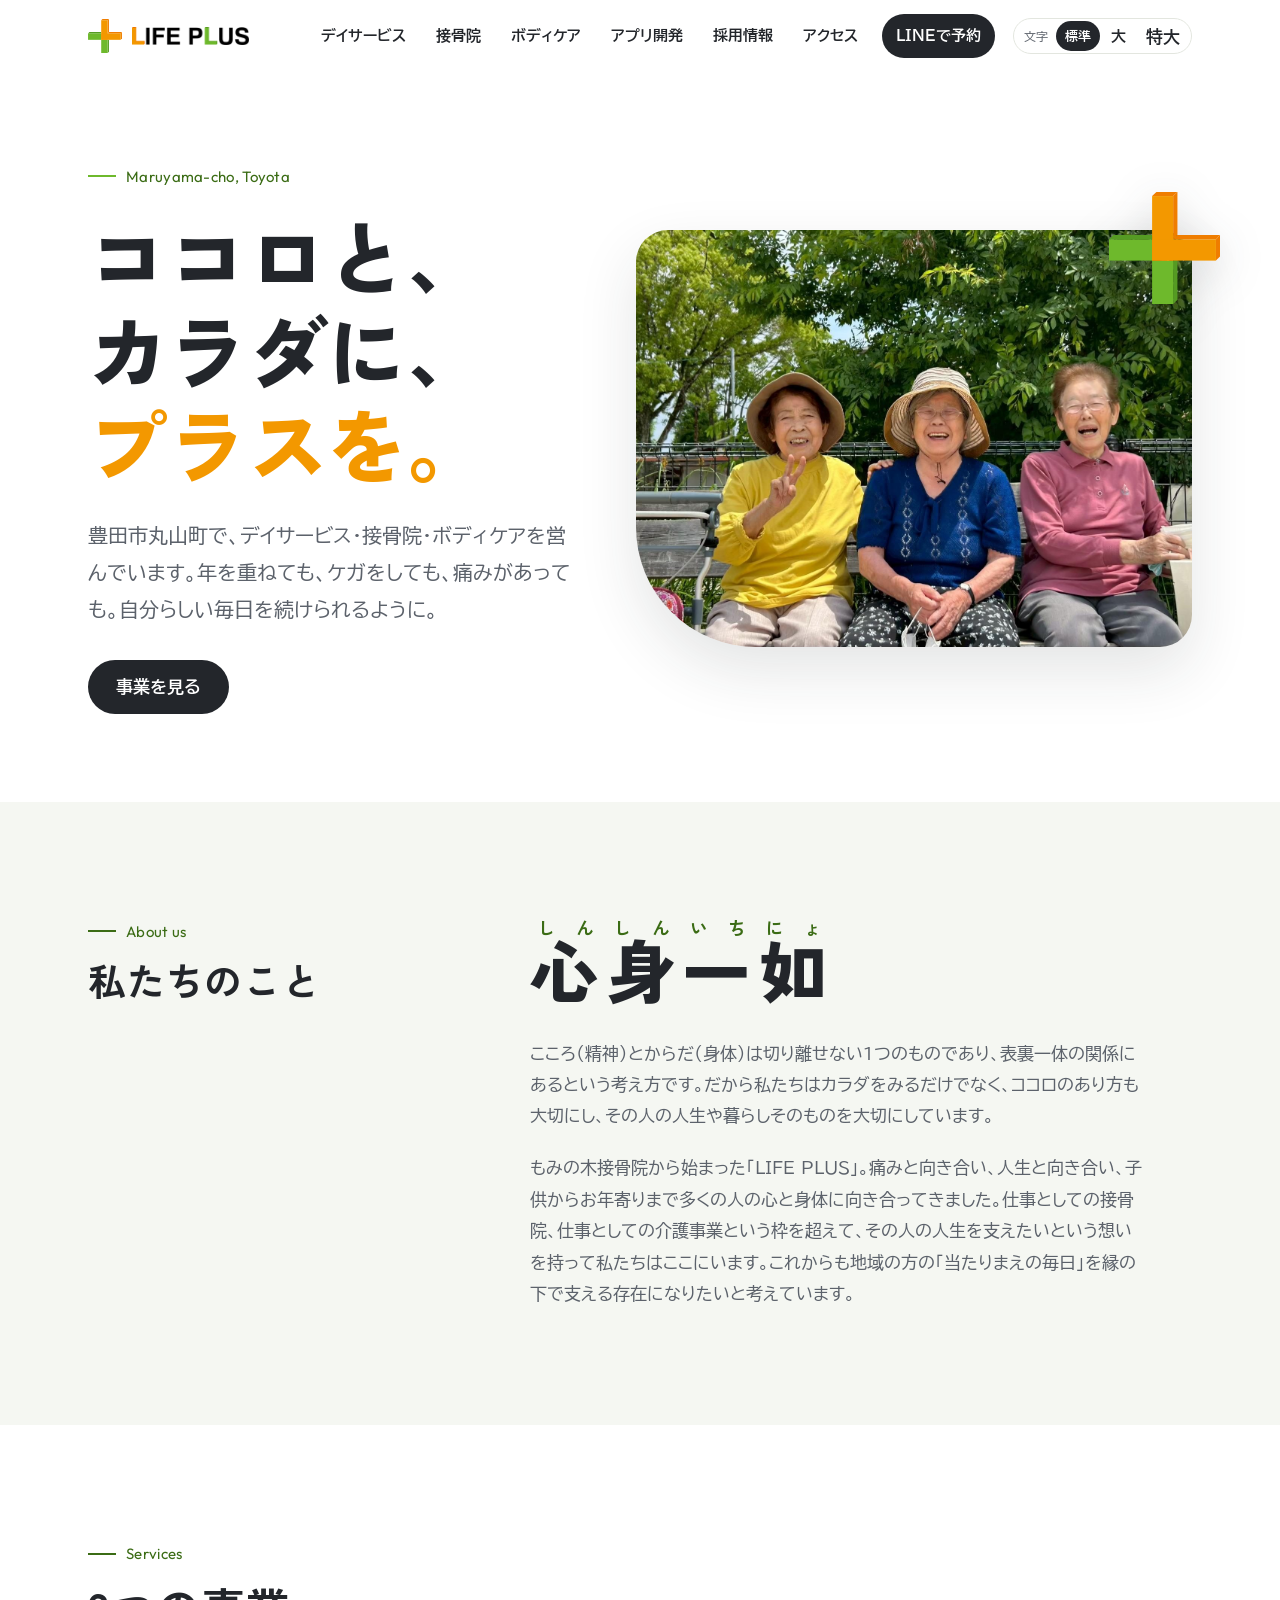
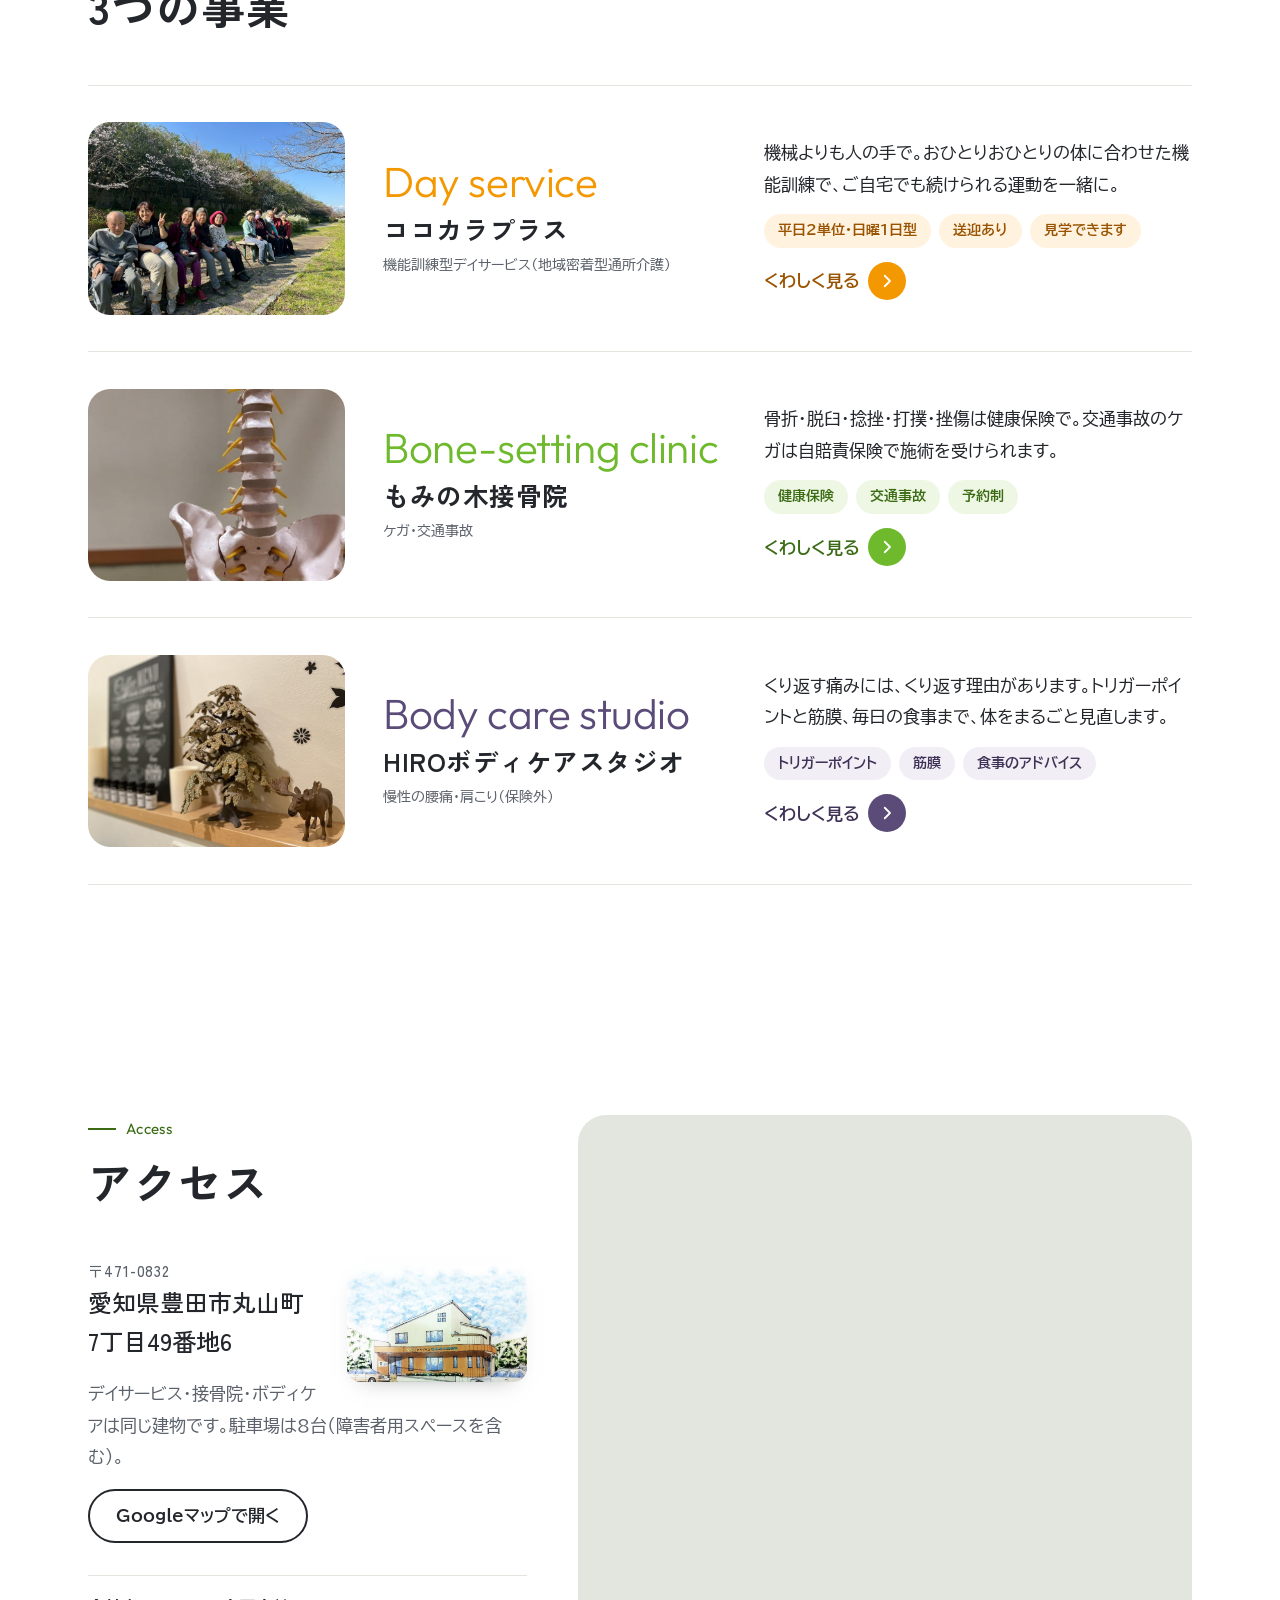
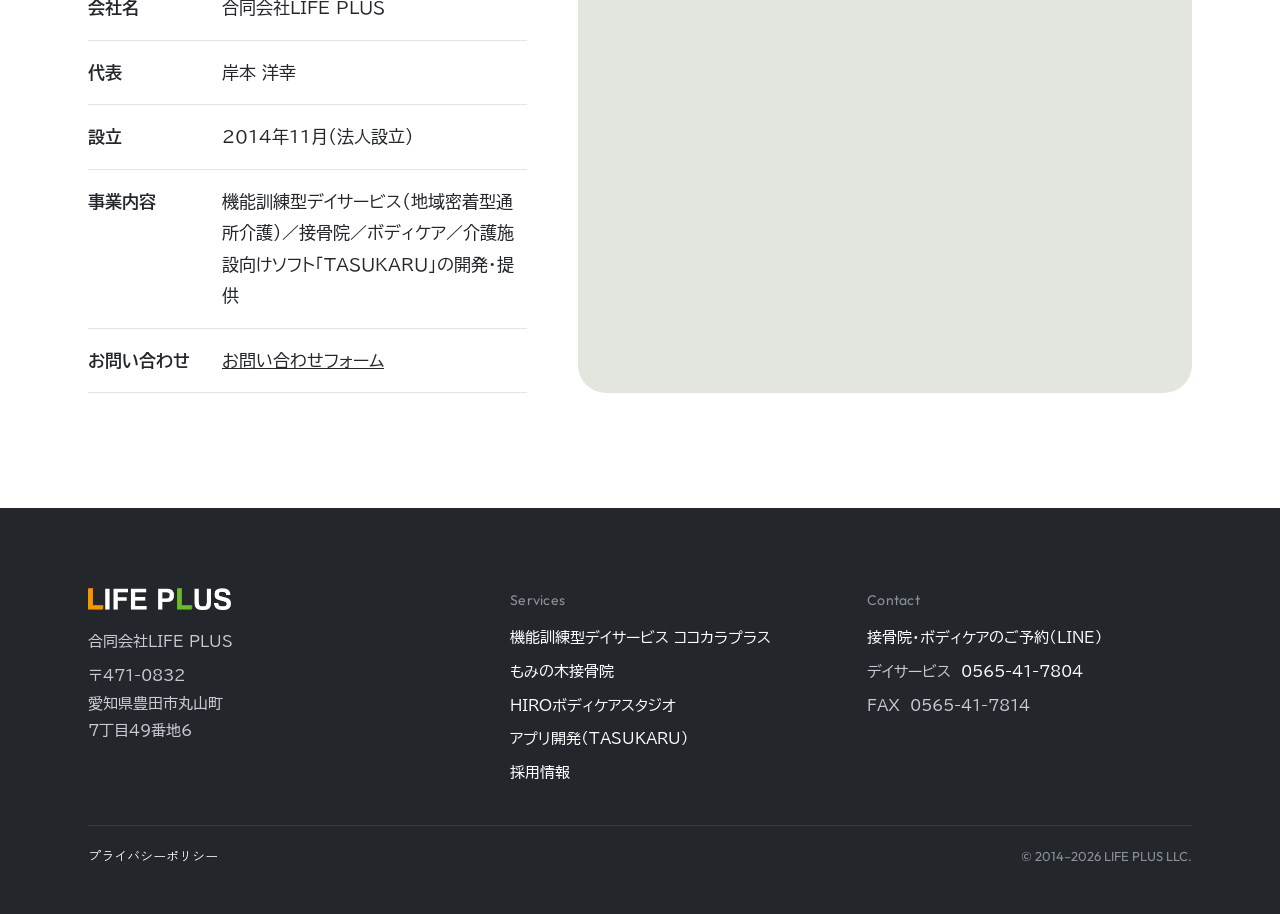
<file: docs/index.html>
<!doctype html>
<html lang="ja">
<head>
  <meta charset="utf-8">
  <meta name="viewport" content="width=device-width, initial-scale=1, viewport-fit=cover">
  <title>LIFE PLUS｜豊田市丸山町のデイサービス・接骨院・ボディケア</title>
  <meta name="description" content="豊田市丸山町の合同会社LIFE PLUS。機能訓練型デイサービス ココカラプラス、もみの木接骨院、HIROボディケアスタジオを営み、介護施設向けソフト「TASUKARU」を開発しています。">
  <meta property="og:title" content="LIFE PLUS｜豊田市丸山町のデイサービス・接骨院・ボディケア">
  <meta property="og:description" content="豊田市丸山町の合同会社LIFE PLUS。機能訓練型デイサービス ココカラプラス、もみの木接骨院、HIROボディケアスタジオを営んでいます。">
  <meta property="og:type" content="website">
  <meta property="og:image" content="https://lifeplusllc.com/img/logo.png">
  <meta name="theme-color" content="#ffffff">
  <link rel="icon" href="img/icon-32.png" sizes="32x32">
  <link rel="apple-touch-icon" href="img/icon-180.png">
  <script>
    /* lifeplus-site-v1: LINE の予約（LIFF）から開かれたときは、予約ページへ（リッチメニューの古いリンクのため） */
    (function () {
      var ua = navigator.userAgent || "", q = location.search || "";
      if (/\bLIFF\b/.test(ua) || /liff\.state|liffClientId|liffRedirectUri/.test(q)) location.replace("yoyaku/" + q + location.hash);
    })();
  </script>
  <link rel="preconnect" href="https://fonts.googleapis.com">
  <link rel="preconnect" href="https://fonts.gstatic.com" crossorigin>
  <link rel="stylesheet" href="https://fonts.googleapis.com/css2?family=BIZ+UDPGothic:wght@400;700&family=Outfit:wght@300;400;500&family=Zen+Kaku+Gothic+New:wght@500;700;900&display=swap">
  <link rel="stylesheet" href="site.css?v=20261028ph">
<!-- lifeplus-seo-v1 -->
<link rel="canonical" href="https://lifeplusllc.com/">
<script type="application/ld+json">
{
  "@context": "https://schema.org",
  "@type": "Organization",
  "name": "合同会社LIFE PLUS",
  "alternateName": "LIFE PLUS",
  "url": "https://lifeplusllc.com/",
  "logo": "https://lifeplusllc.com/img/logo.png",
  "foundingDate": "2014-11",
  "address": {
    "@type": "PostalAddress",
    "postalCode": "471-0832",
    "addressRegion": "愛知県",
    "addressLocality": "豊田市",
    "streetAddress": "丸山町7丁目49番地6",
    "addressCountry": "JP"
  },
  "telephone": "+81-565-41-7804",
  "sameAs": [
    "https://www.instagram.com/cocokaraplus5526/",
    "https://www.instagram.com/cocokara.zero/"
  ]
}
</script>
</head>
<body>
<header class="site-top">
  <div class="wrap">
    <a class="logo" href="" aria-label="LIFE PLUS トップへ"><img class="mk" src="img/mark.svg" alt="" width="34" height="34"><img class="wm" src="img/wordmark.png" alt="LIFE PLUS" width="117" height="18"></a>
    <button class="menu-btn" type="button" aria-expanded="false" aria-controls="nav" aria-label="メニューを開く"><span class="hb" aria-hidden="true"><i></i><i></i><i></i></span><span class="mb-lb en" aria-hidden="true">MENU</span></button>
    <nav class="nav" id="nav" aria-label="ページの案内"><a href="dayservice/">デイサービス</a><a href="sekkotsu/">接骨院</a><a href="bodycare/">ボディケア</a><a href="apps/">アプリ開発</a><a href="recruit/">採用情報</a><a href="#access">アクセス</a><a class="rsv" href="https://liff.line.me/2012042545-nlHLpIre/yoyaku/">LINEで予約</a></nav>
    <div class="size" role="group" aria-label="文字の大きさ">
      <span class="size-lb">文字</span>
      <button type="button" data-size="1" aria-pressed="true">標準</button>
      <button type="button" data-size="1.2" aria-pressed="false">大</button>
      <button type="button" data-size="1.4" aria-pressed="false">特大</button>
    </div>
  </div>
</header>
<main class="zoom">
<div class="hero">
  <div class="wrap">
    <div>
      <p class="place en">Maruyama-cho, Toyota</p>
      <h1><!-- lifeplus-catch-v1 --><span>ココロと、</span><span>カラダに、</span><span>プラスを。</span></h1>
      <p class="lead">豊田市丸山町で、デイサービス・接骨院・ボディケアを営んでいます。年を重ねても、ケガをしても、痛みがあっても。自分らしい毎日を続けられるように。</p>
      <div class="btn-row" data-v="lifeplus-flow-text-v1"><a class="btn dark" href="#services">事業を見る</a></div>
    </div>
    <figure class="hero-photo wide"><!-- lifeplus-site-photos-v1 -->
      <!-- lifeplus-hero-v2 --><img data-photo="top_hero" src="img/ph/day-bench.jpg" alt="デイサービスのみなさんが、緑の木の下のベンチで笑っている様子" data-v="lifeplus-top-hero-v3" width="1477" height="1108" fetchpriority="high">
      <img class="mk" src="img/mark.svg" alt="" width="412" height="413">
    </figure>
  </div>
</div>

<section class="news-band" data-news="all" data-max="5" hidden aria-label="お知らせ"><!-- lifeplus-site-cms-v1 -->
  <div class="wrap news-in"><div class="sec-head"><span class="en">News</span><h2>お知らせ</h2></div><ul class="news-list"></ul></div>
</section>

<section class="tint">
  <div class="wrap split">
    <div class="sec-head"><span class="en">About us</span><h2>私たちのこと</h2></div>
    <div>
      <p class="ss-word"><!-- lifeplus-about-v2 --><ruby>心身一如<rt>しんしんいちにょ</rt></ruby></p>
      <p class="muted" style="max-width:36em;margin-bottom:1.2em">こころ（精神）とからだ（身体）は切り離せない1つのものであり、表裏一体の関係にあるという考え方です。だから私たちはカラダをみるだけでなく、ココロのあり方も大切にし、その人の人生や暮らしそのものを大切にしています。</p>
      <p class="muted" style="max-width:36em;margin:0">もみの木接骨院から始まった<span style="white-space:nowrap">「LIFE PLUS」。</span>痛みと向き合い、人生と向き合い、子供からお年寄りまで多くの人の心と身体に向き合ってきました。仕事としての接骨院、仕事としての介護事業という枠を超えて、その人の人生を支えたいという想いを持って私たちはここにいます。これからも地域の方の「当たりまえの毎日」を縁の下で支える存在になりたいと考えています。</p>
    </div>
  </div>
</section>

<section id="services">
  <div class="wrap">
    <div class="sec-head"><span class="en">Services</span><h2>3つの事業</h2></div>
    <a class="svc c-day" href="dayservice/">
      <div class="ph"><!-- lifeplus-day-photo-v1 --><img data-photo="top_day" src="img/ph/day-outing.jpg" alt="桜の下のベンチに、デイサービスのみなさんと職員が並んで座っている様子" width="1477" height="1108" loading="lazy"></div>
      <div class="name"><span class="en">Day service</span><h3>ココカラプラス</h3><span class="kind"><span class="nw">機能訓練型デイサービス</span><span class="nw">（地域密着型通所介護）</span></span></div>
      <div class="body"><p>機械よりも人の手で。おひとりおひとりの体に合わせた機能訓練で、ご自宅でも続けられる運動を一緒に。</p>
        <ul class="tags"><li>平日2単位・日曜1日型</li><li>送迎あり</li><li>見学できます</li></ul><span class="more">くわしく見る</span></div>
    </a>
    <a class="svc c-kotsu" href="sekkotsu/">
      <div class="ph"><img data-photo="top_kotsu" src="img/ph/spine.jpg" alt="背骨と骨盤の模型" width="800" height="600" loading="lazy"></div>
      <div class="name"><span class="en">Bone-setting clinic</span><h3>もみの木接骨院</h3><span class="kind">ケガ・交通事故</span></div>
      <div class="body"><p>骨折・脱臼・捻挫・打撲・挫傷は健康保険で。交通事故のケガは自賠責保険で施術を受けられます。</p>
        <ul class="tags"><li>健康保険</li><li>交通事故</li><li>予約制</li></ul><span class="more">くわしく見る</span></div>
    </a>
    <a class="svc c-body" href="bodycare/">
      <div class="ph"><img data-photo="top_body" src="img/ph/studio.jpg" alt="ボディケアスタジオの棚（アロマのオイルと置物）" width="1024" height="768" loading="lazy"></div>
      <div class="name"><span class="en">Body care studio</span><h3><span class="nw">HIROボディケア</span><span class="nw">スタジオ</span></h3><span class="kind"><span class="nw">慢性の腰痛・肩こり</span><span class="nw">（保険外）</span></span></div>
      <div class="body"><p>くり返す痛みには、くり返す理由があります。トリガーポイントと筋膜、毎日の食事まで、体をまるごと見直します。</p>
        <ul class="tags"><li>トリガーポイント</li><li>筋膜</li><li>食事のアドバイス</li></ul><span class="more">くわしく見る</span></div>
    </a>
  </div>
</section>

<!-- lifeplus-top-trim-v1：タスカル・採用・お問い合わせの段はTOPから外した（メニューから各ページへ） -->
<section id="access">
  <div class="wrap access">
    <div>
      <div class="sec-head"><span class="en">Access</span><h2>アクセス</h2></div>
      <img data-v="lifeplus-bldg-small-v1" class="bldg bldg-sm" src="img/ph/building.jpg" alt="建物の絵（ココカラプラス・もみの木接骨院）" width="640" height="417" loading="lazy"><p class="addr" data-v="lifeplus-zip-v1"><span class="zip">〒471-0832</span>愛知県豊田市丸山町<br>7丁目49番地6</p>
      <p class="muted">デイサービス・接骨院・ボディケアは同じ建物です。駐車場は8台（障害者用スペースを含む）。</p>
      <p class="bldg-clear"><a class="btn outline" href="https://www.google.com/maps/search/?api=1&query=%E6%84%9B%E7%9F%A5%E7%9C%8C%E8%B1%8A%E7%94%B0%E5%B8%82%E4%B8%B8%E5%B1%B1%E7%94%BA7-49-6" target="_blank" rel="noopener">Googleマップで開く</a></p>
      <dl class="facts" id="company" style="margin-top:32px">
        <dt>会社名</dt><dd>合同会社LIFE PLUS</dd>
        <dt>代表</dt><dd>岸本 洋幸<!-- lifeplus-rep-v1 --></dd>
        <dt>設立</dt><dd>2014年11月（法人設立）</dd>
        <dt>事業内容</dt><dd>機能訓練型デイサービス（地域密着型通所介護）／接骨院／ボディケア／介護施設向けソフト「TASUKARU」の開発・提供</dd>
        <dt>お問い合わせ</dt><dd><a href="apps/#inquiry">お問い合わせフォーム</a><!-- lifeplus-nomail-v1 --></dd>
      </dl>
    </div>
    <iframe class="map" title="地図：豊田市丸山町7-49-6" src="https://www.google.com/maps?q=%E6%84%9B%E7%9F%A5%E7%9C%8C%E8%B1%8A%E7%94%B0%E5%B8%82%E4%B8%B8%E5%B1%B1%E7%94%BA7-49-6&output=embed" loading="lazy" referrerpolicy="no-referrer-when-downgrade"></iframe>
  </div>
</section>
</main>
<footer class="site-foot zoom"><!-- lifeplus-foot-trim-v1 --><!-- lifeplus-foot-pc-v1 -->
  <div class="wrap">
    <div><img class="wm" src="img/wordmark-w.png" alt="LIFE PLUS" width="143" height="22"><p>合同会社LIFE PLUS</p><p>〒471-0832<br>愛知県豊田市丸山町<br>7丁目49番地6</p></div>
    <div class="foot-pc"><h4>Services</h4><p><a href="dayservice/">機能訓練型デイサービス ココカラプラス</a></p><p><a href="sekkotsu/">もみの木接骨院</a></p><p><a href="bodycare/">HIROボディケアスタジオ</a></p><p><a href="apps/">アプリ開発（TASUKARU）</a></p><p><a href="recruit/">採用情報</a></p></div>
    <div class="foot-pc"><h4>Contact</h4><p><a href="https://liff.line.me/2012042545-nlHLpIre/yoyaku/">接骨院・ボディケアのご予約（LINE）</a></p><p>デイサービス　<a href="tel:0565417804">0565-41-7804</a></p><p>FAX　0565-41-7814</p></div>
    <p class="copy"><!-- lifeplus-apps-v1 --><a href="privacy/">プライバシーポリシー</a><span>© 2014–<span data-year>2026</span> LIFE PLUS LLC.</span></p>
  </div>
</footer>
<script src="config.js?v=20261023f"></script>
<script src="site.js?v=20261028cr"></script>
</body>
</html>
</file>
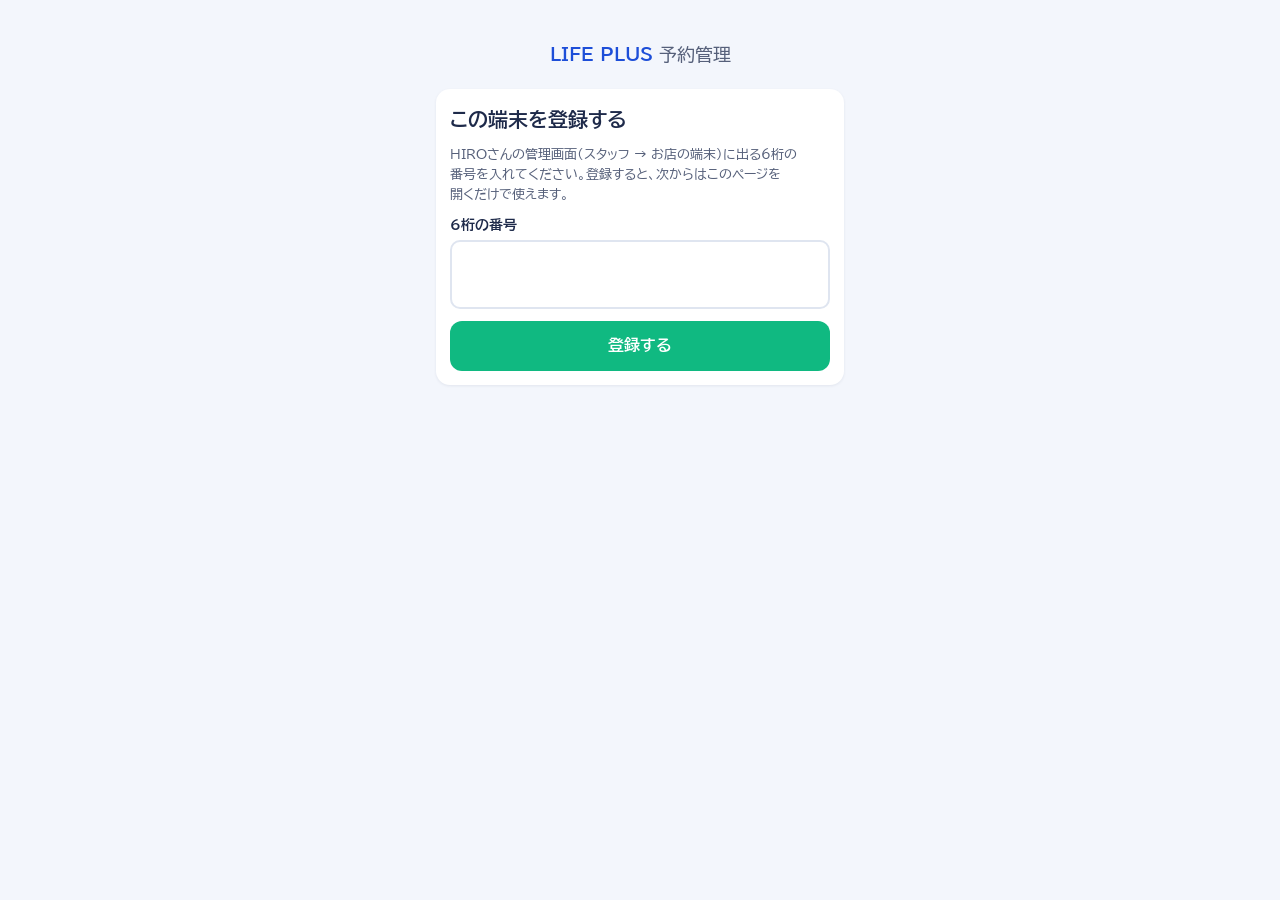
<file: docs/admin/index.html>
<!doctype html>
<html lang="ja">
<head>
  <meta charset="utf-8">
  <meta name="viewport" content="width=device-width, initial-scale=1, viewport-fit=cover">
  <meta name="robots" content="noindex">
  <title>予約管理｜LIFE PLUS</title>
  <!-- lifeplus-admin-icon-v2 -->
  <link rel="icon" href="icon-32.png?v=2" sizes="32x32">
  <link rel="apple-touch-icon" href="icon-180.png?v=2">
  <meta name="apple-mobile-web-app-title" content="予約管理">
  <meta name="theme-color" content="#101735">
  <link rel="preconnect" href="https://fonts.googleapis.com">
  <link rel="preconnect" href="https://fonts.gstatic.com" crossorigin>
  <link rel="stylesheet" href="https://fonts.googleapis.com/css2?family=BIZ+UDPGothic:wght@400;700&display=swap">
  <link rel="stylesheet" href="admin.css?v=20261117c">
</head>
<body>
  <div id="app" aria-live="polite">
    <div class="boot"><div class="spinner" aria-hidden="true"></div><p>読み込んでいます…</p></div>
  </div>
  <div class="sheet-wrap" id="sheet" hidden>
    <div class="sheet-dim" data-close></div>
    <div class="sheet" role="dialog" aria-modal="true"><div class="grip" data-close></div><button class="sheet-x" data-close aria-label="閉じる" data-v="lifeplus-admin-ipad-v1"><i class="icx"></i></button><div id="sheet-body"></div></div>
  </div>
  <div class="toast" id="toast" role="alert" hidden></div>
  <script src="../config.js?v=20261023f"></script>
  <script charset="utf-8" src="https://static.line-scdn.net/liff/edge/2/sdk.js"></script>
  <script src="admin.js?v=20261117c"></script>
</body>
</html>
</file>
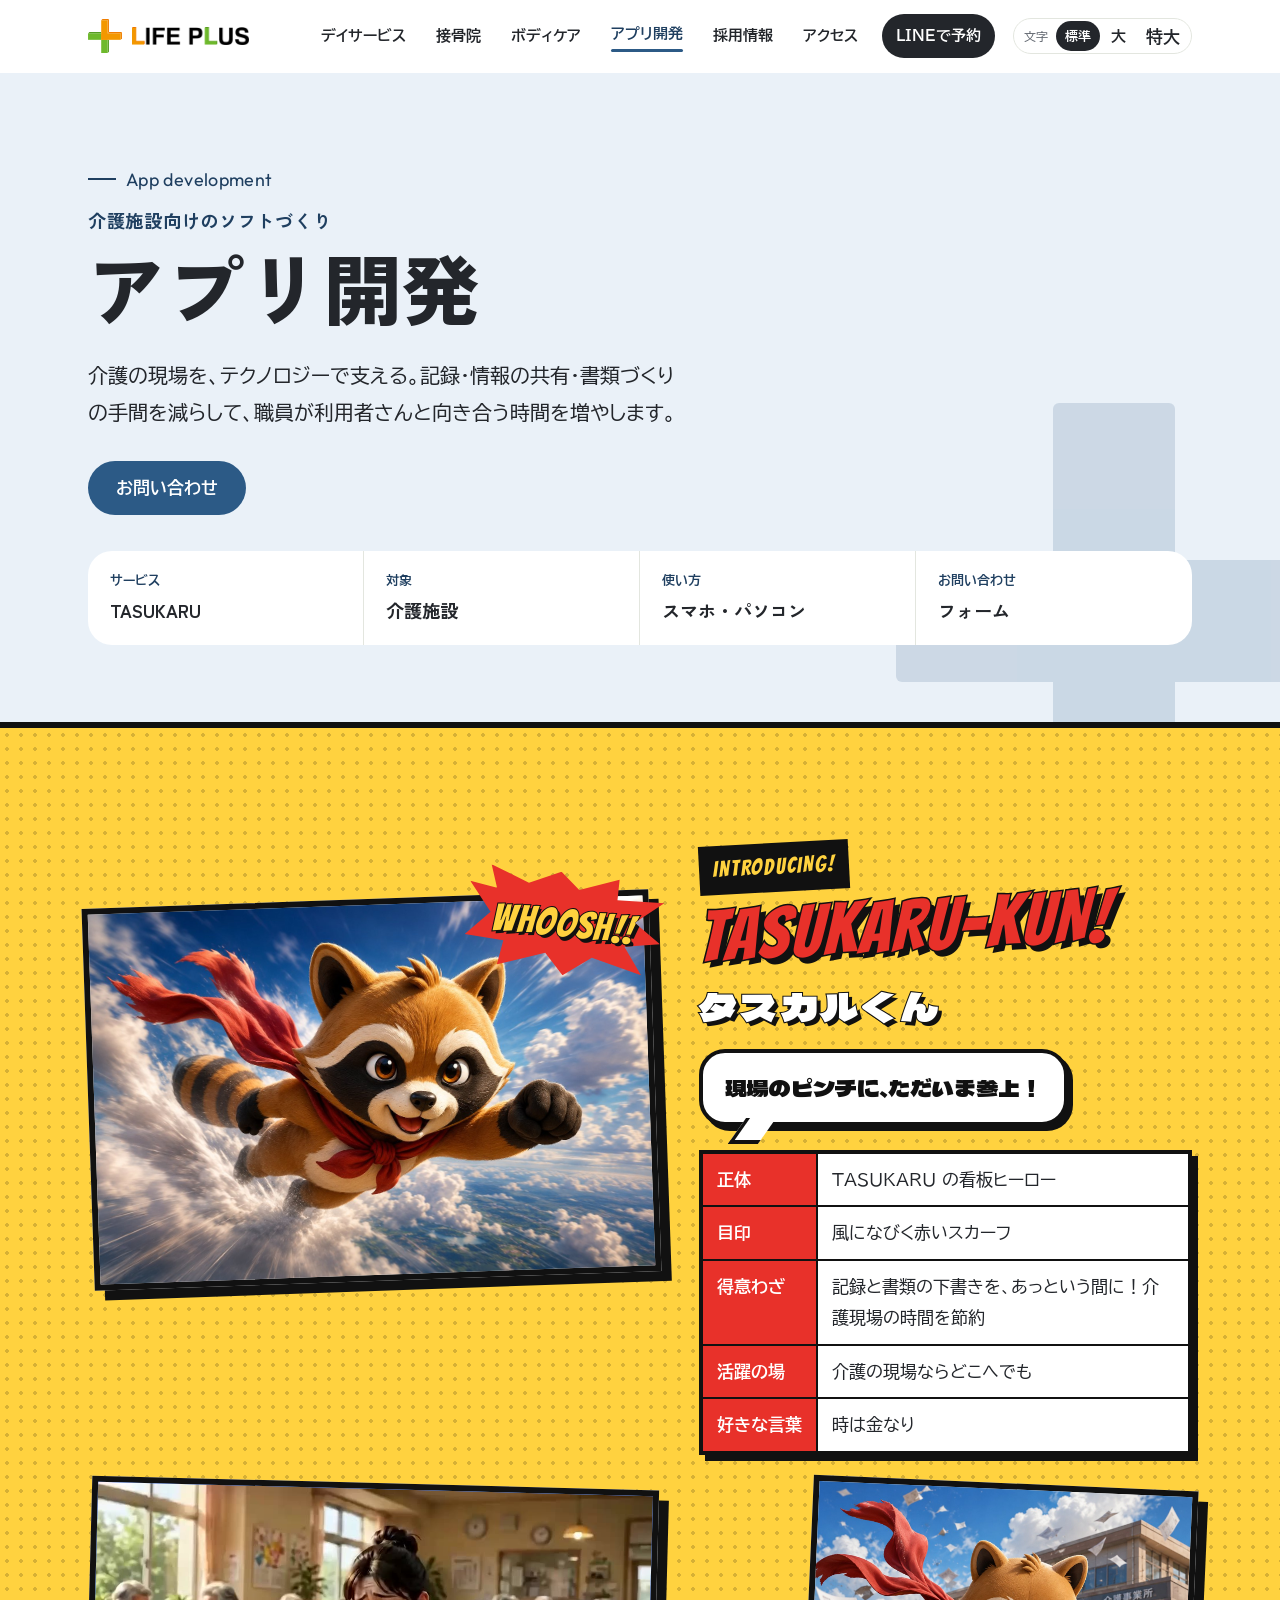
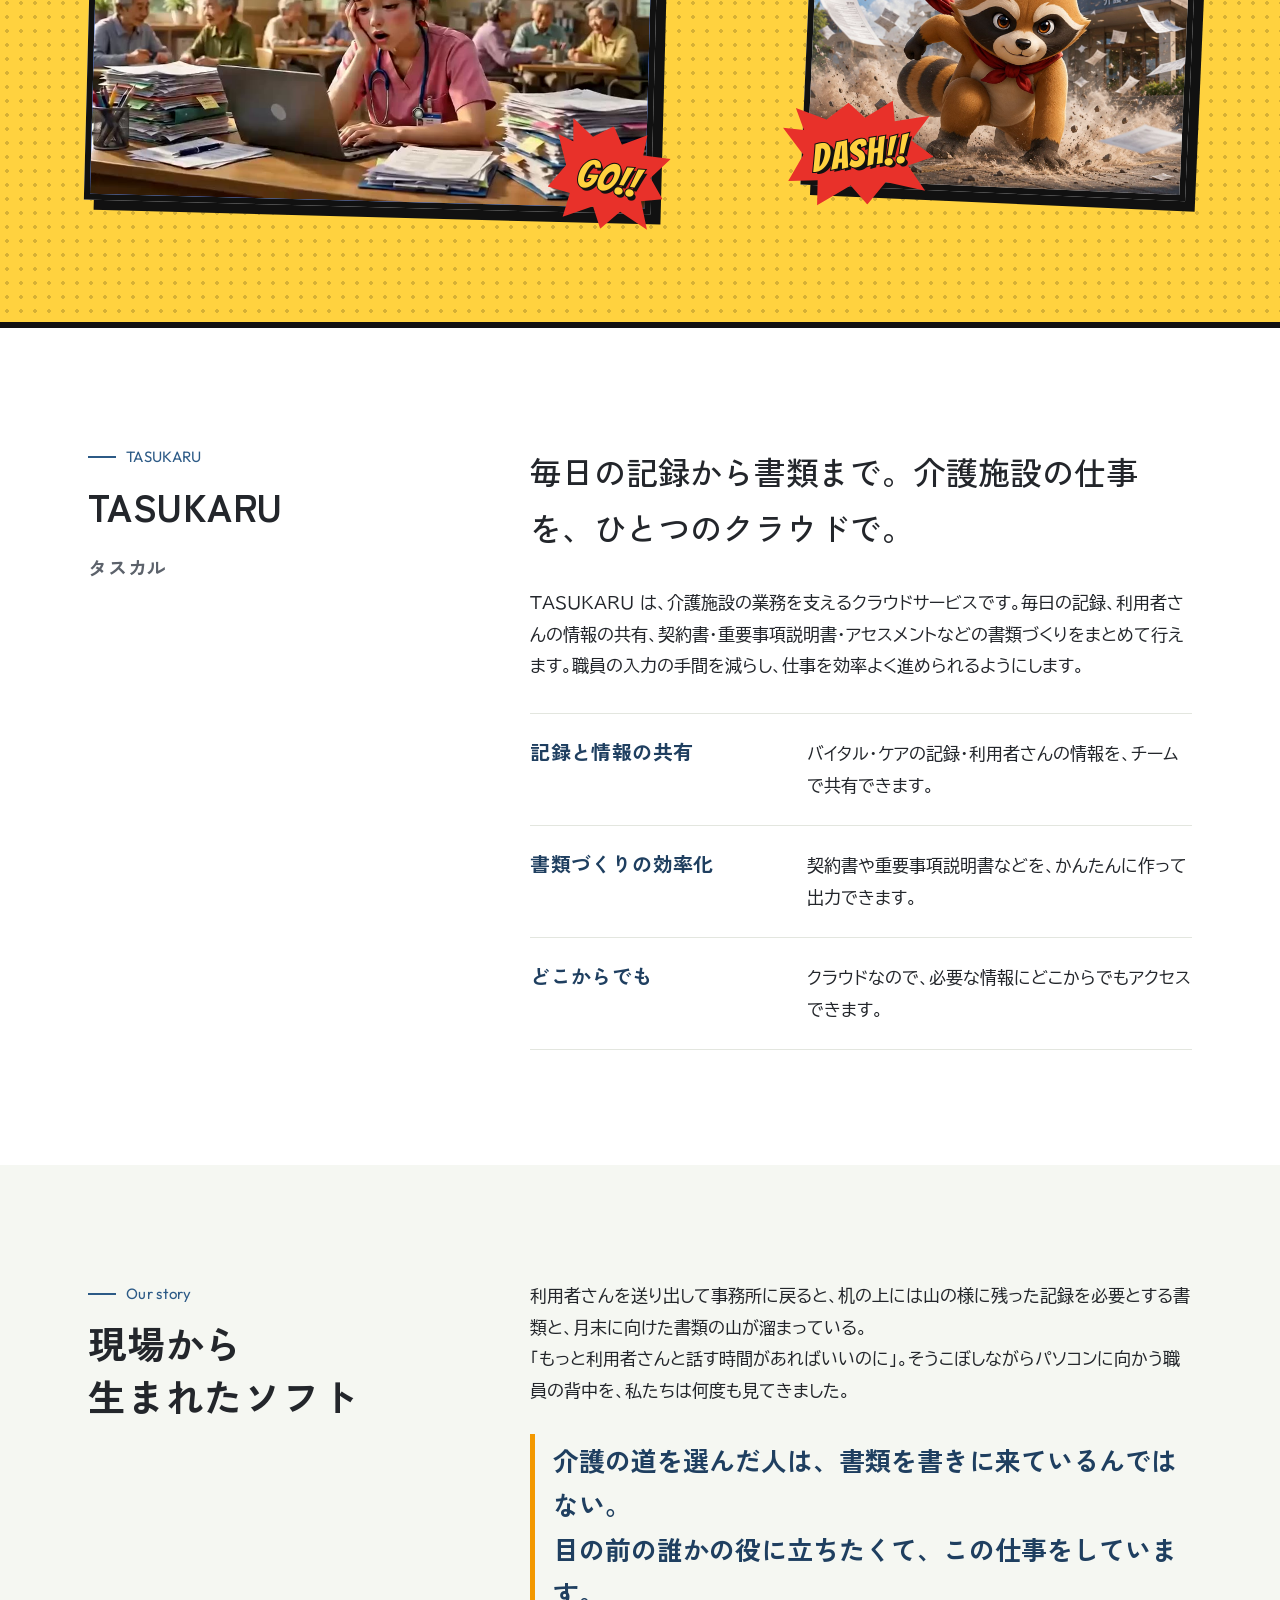
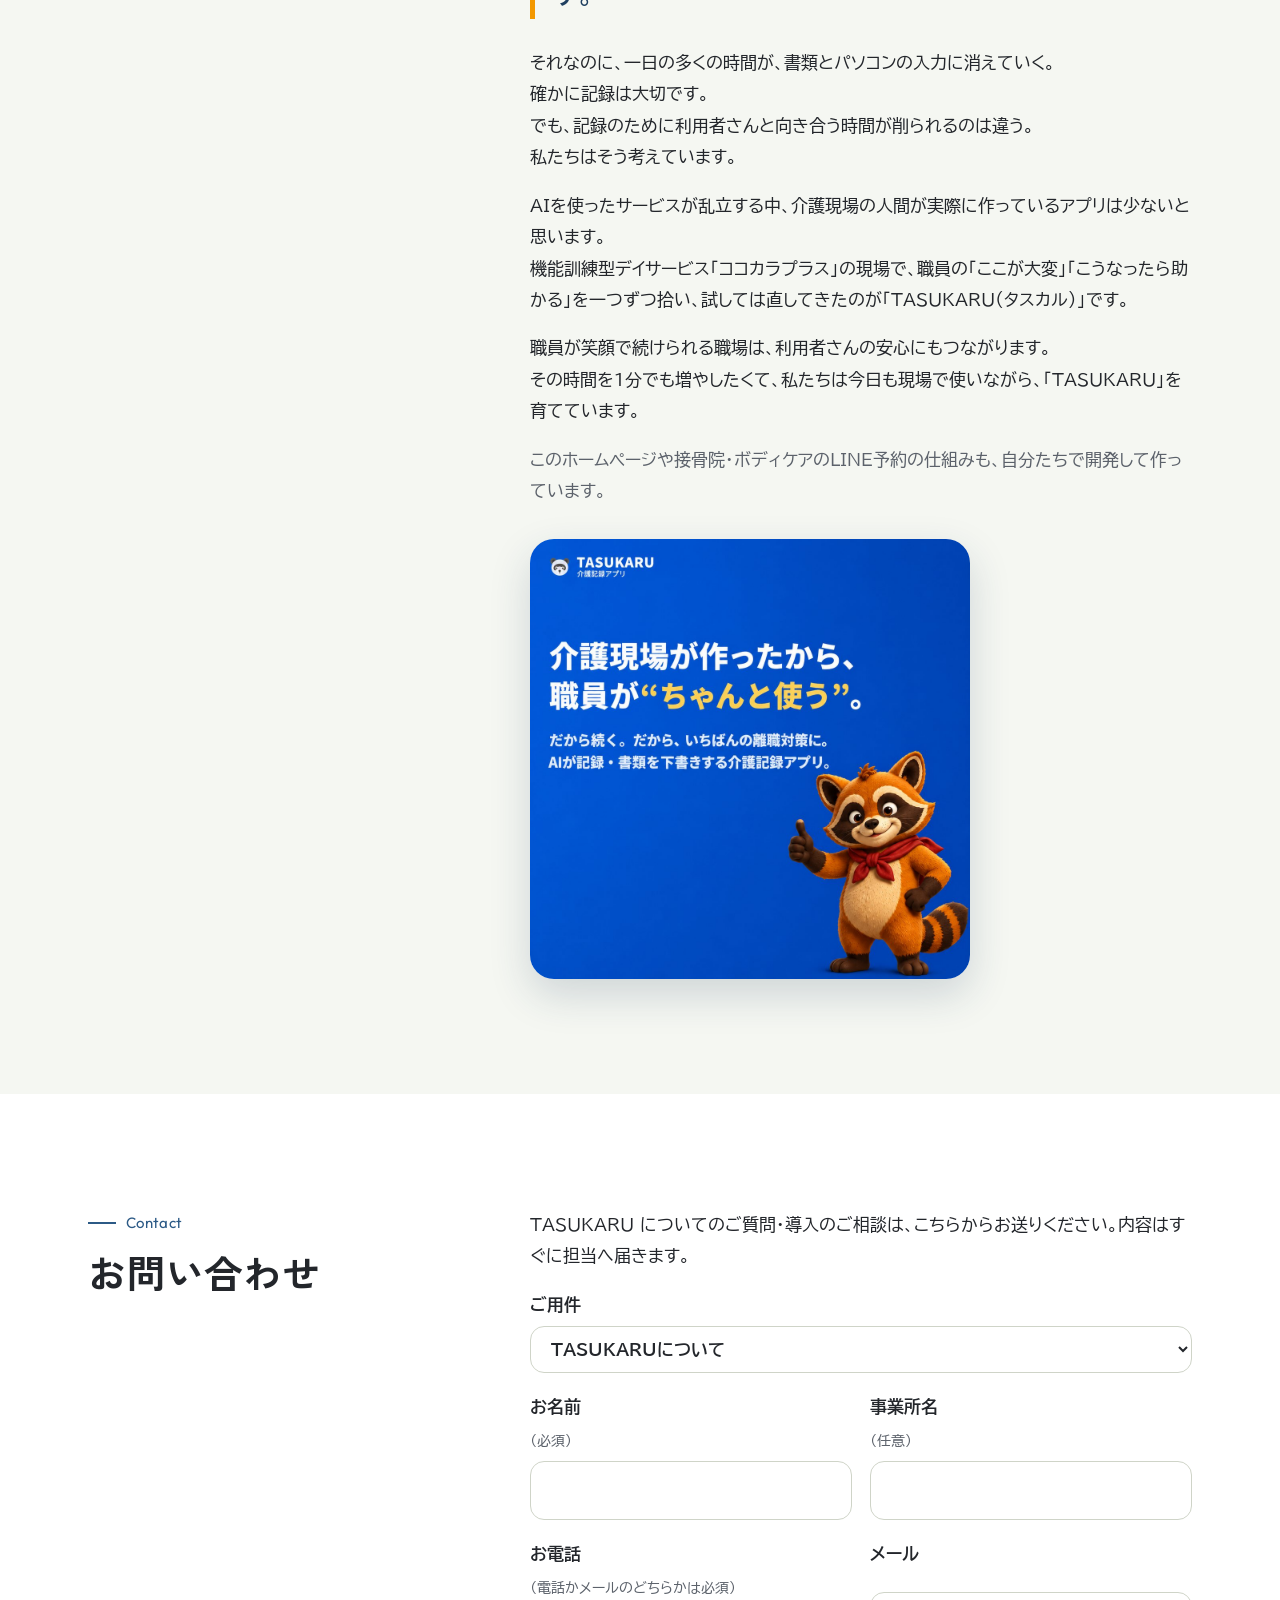
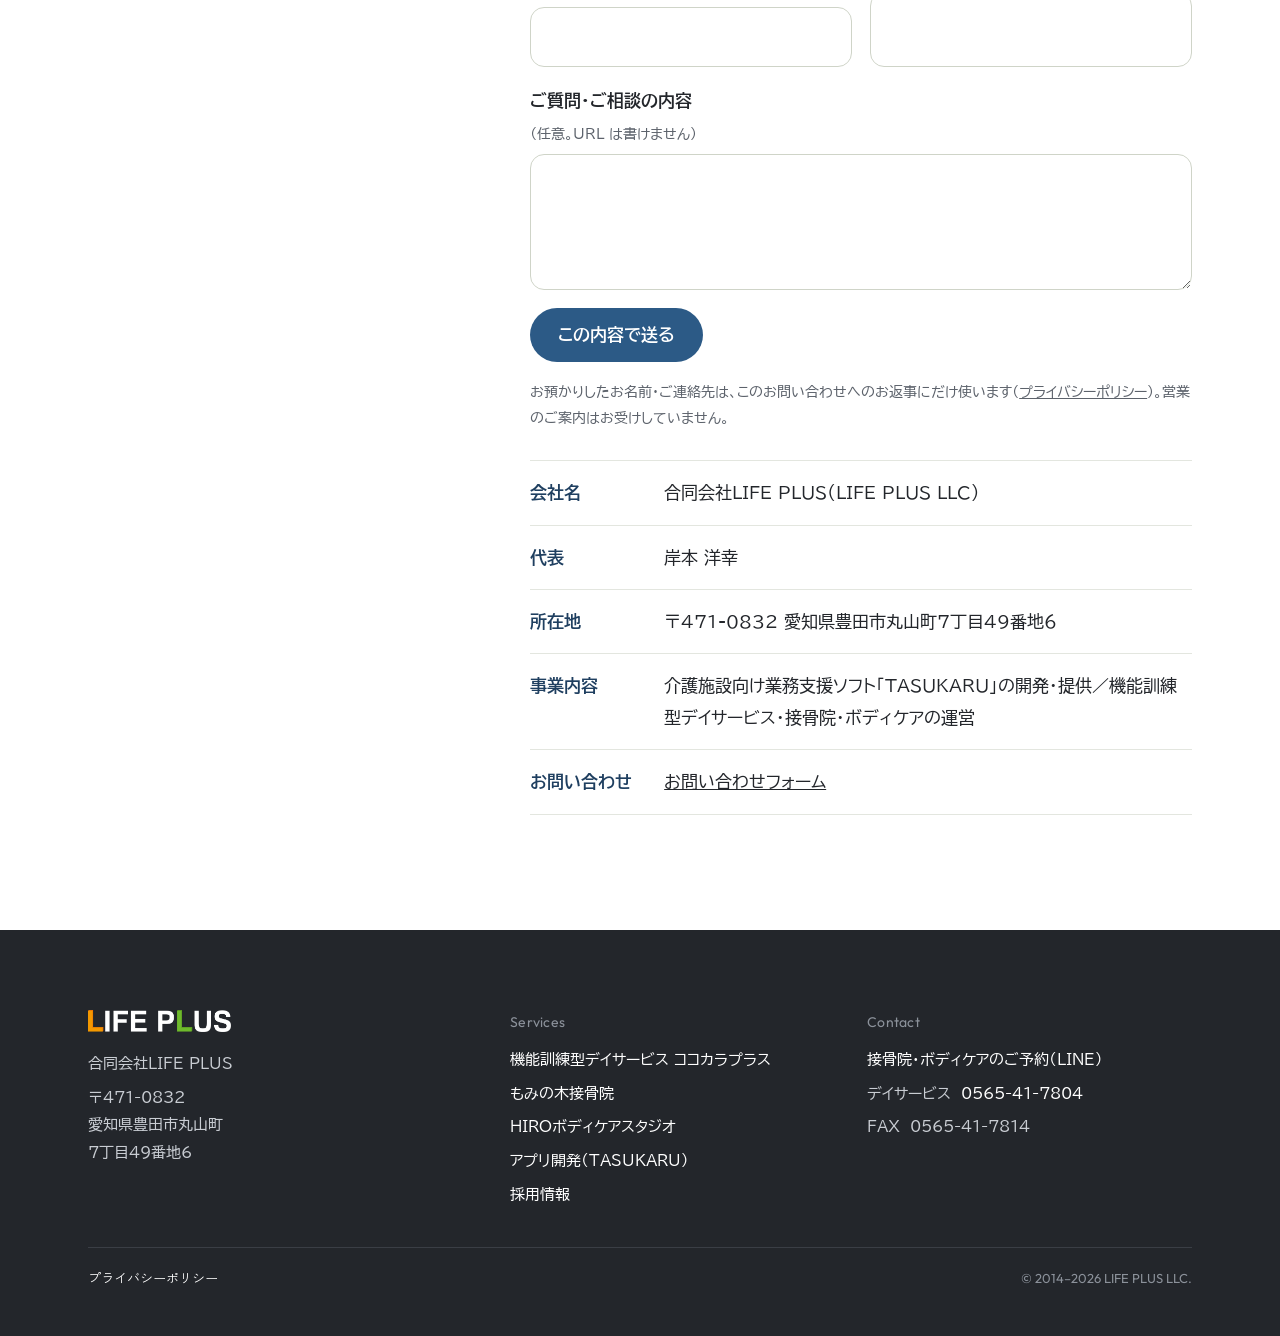
<file: docs/apps/index.html>
<!doctype html>
<html lang="ja">
<head>
  <meta charset="utf-8">
  <meta name="viewport" content="width=device-width, initial-scale=1, viewport-fit=cover">
  <title>アプリ開発・TASUKARU｜合同会社LIFE PLUS</title>
  <meta name="description" content="合同会社LIFE PLUSは、介護施設向けのクラウドサービス「TASUKARU（タスカル）」を開発・提供しています。毎日の記録・情報の共有・書類づくりを、ひとつのクラウドで。">
  <meta property="og:title" content="アプリ開発・TASUKARU｜合同会社LIFE PLUS">
  <meta property="og:description" content="合同会社LIFE PLUSは、介護施設向けのクラウドサービス「TASUKARU（タスカル）」を開発・提供しています。毎日の記録・情報の共有・書類づくりを、ひとつのクラウドで。">
  <meta property="og:type" content="website">
  <meta property="og:image" content="https://lifeplusllc.com/img/logo.png">
  <meta name="theme-color" content="#ffffff">
  <link rel="icon" href="../img/icon-32.png" sizes="32x32">
  <link rel="apple-touch-icon" href="../img/icon-180.png">
  <link rel="preconnect" href="https://fonts.googleapis.com">
  <link rel="preconnect" href="https://fonts.gstatic.com" crossorigin>
  <link rel="stylesheet" href="https://fonts.googleapis.com/css2?family=BIZ+UDPGothic:wght@400;700&family=Outfit:wght@300;400;500&family=Zen+Kaku+Gothic+New:wght@500;700;900&display=swap">
  <link rel="stylesheet" href="https://fonts.googleapis.com/css2?family=Bangers&family=Dela+Gothic+One&display=swap">
  <link rel="stylesheet" href="../site.css?v=20261028ph">
<!-- lifeplus-seo-v1 -->
<link rel="canonical" href="https://lifeplusllc.com/apps/">
</head>
<body class="c-app">
<header class="site-top">
  <div class="wrap">
    <a class="logo" href="../" aria-label="LIFE PLUS トップへ"><img class="mk" src="../img/mark.svg" alt="" width="34" height="34"><img class="wm" src="../img/wordmark.png" alt="LIFE PLUS" width="117" height="18"></a>
    <button class="menu-btn" type="button" aria-expanded="false" aria-controls="nav" aria-label="メニューを開く"><span class="hb" aria-hidden="true"><i></i><i></i><i></i></span><span class="mb-lb en" aria-hidden="true">MENU</span></button>
    <nav class="nav" id="nav" aria-label="ページの案内"><a href="../dayservice/">デイサービス</a><a href="../sekkotsu/">接骨院</a><a href="../bodycare/">ボディケア</a><a href="../apps/" aria-current="page">アプリ開発</a><a href="../recruit/">採用情報</a><a href="../#access">アクセス</a><a class="rsv" href="https://liff.line.me/2012042545-nlHLpIre/yoyaku/">LINEで予約</a></nav>
    <div class="size" role="group" aria-label="文字の大きさ">
      <span class="size-lb">文字</span>
      <button type="button" data-size="1" aria-pressed="true">標準</button>
      <button type="button" data-size="1.2" aria-pressed="false">大</button>
      <button type="button" data-size="1.4" aria-pressed="false">特大</button>
    </div>
  </div>
</header>
<main class="zoom">
<!-- lifeplus-apps-v1 -->
<div class="page-head">
  <span class="deco" aria-hidden="true"></span>
  <div class="wrap">
    <p class="en">App development</p>
    <h1><small>介護施設向けのソフトづくり</small>アプリ開発</h1>
    <p class="lead">介護の現場を、テクノロジーで支える。記録・情報の共有・書類づくりの手間を減らして、職員が利用者さんと向き合う時間を増やします。</p>
    <div class="btn-row"><a class="btn solid" href="#inquiry">お問い合わせ</a></div>
    <div class="strip" style="margin-top:36px">
      <div><b>サービス</b><span>TASUKARU</span></div>
      <div><b>対象</b><span>介護施設</span></div>
      <div><b>使い方</b><span>スマホ・パソコン</span></div>
      <div><b>お問い合わせ</b><span>フォーム</span></div>
    </div>
  </div>
</div>

<section class="comic" id="tasukaru-kun"><!-- lifeplus-tasukarukun-v1 -->
  <div class="wrap comic-in">
    <figure class="comic-panel p1"><img src="../img/ph/tsk-fly.jpg" alt="空を飛ぶタスカルくん" width="1400" height="933" loading="lazy"><span class="sfx s1">WHOOSH!!</span></figure>
    <div class="comic-text">
      <p class="comic-kicker">INTRODUCING!</p>
      <h2 class="comic-name"><span class="en">TASUKARU-KUN!</span><span class="jp">タスカルくん</span></h2>
      <p class="bubble">現場のピンチに、ただいま参上！</p>
      <dl class="comic-prof">
        <dt>正体</dt><dd>TASUKARU の看板ヒーロー</dd>
        <dt>目印</dt><dd>風になびく赤いスカーフ</dd>
        <dt>得意わざ</dt><dd>記録と書類の下書きを、あっという間に！介護現場の時間を節約</dd>
        <dt>活躍の場</dt><dd>介護の現場ならどこへでも</dd>
        <dt>好きな言葉</dt><dd>時は金なり</dd><!-- lifeplus-tsk-prof-v1 -->
      </dl>
    </div>
    <figure class="comic-panel pv"><video src="../img/ph/tsk-movie.mp4" poster="../img/ph/tsk-movie.jpg" width="960" height="540" autoplay muted loop playsinline preload="metadata" aria-label="タスカルくんの動画（書類の山に困る職員のもとへ、タスカルくんが駆けつける）"></video><span class="sfx s3">GO!!</span></figure>
    <figure class="comic-panel p2"><img src="../img/ph/tsk-run.jpg" alt="介護事業所の前を駆けるタスカルくん" width="1400" height="1120" loading="lazy"><span class="sfx s2">DASH!!</span></figure>
  </div>
</section>

<section>
  <div class="wrap split">
    <div class="sec-head"><span class="en">TASUKARU</span><h2>TASUKARU<br><small class="muted" style="font-size:.5em">タスカル</small></h2></div>
    <div>
      <p class="big-text">毎日の記録から書類まで。介護施設の仕事を、ひとつのクラウドで。</p>
      <p>TASUKARU は、介護施設の業務を支えるクラウドサービスです。毎日の記録、利用者さんの情報の共有、契約書・重要事項説明書・アセスメントなどの書類づくりをまとめて行えます。職員の入力の手間を減らし、仕事を効率よく進められるようにします。</p>
      <div class="feature" style="margin-top:32px">
        <div><h3>記録と情報の共有</h3><p>バイタル・ケアの記録・利用者さんの情報を、チームで共有できます。</p></div>
        <div><h3>書類づくりの効率化</h3><p>契約書や重要事項説明書などを、かんたんに作って出力できます。</p></div>
        <div><h3>どこからでも</h3><p>クラウドなので、必要な情報にどこからでもアクセスできます。</p></div>
      </div>
    </div>
  </div>
</section>

<section class="tint">
  <div class="wrap split">
    <div class="sec-head"><span class="en">Our story</span><h2>現場から<br>生まれたソフト</h2></div>
    <div>
      <!-- lifeplus-story-v1 -->
      <p>利用者さんを送り出して事務所に戻ると、机の上には山の様に残った記録を必要とする書類と、月末に向けた書類の山が溜まっている。<br>「もっと利用者さんと話す時間があればいいのに」。そうこぼしながらパソコンに向かう職員の背中を、私たちは何度も見てきました。</p>
      <p class="story-key">介護の道を選んだ人は、書類を書きに来ているんではない。<br>目の前の誰かの役に立ちたくて、この仕事をしています。</p>
      <p>それなのに、一日の多くの時間が、書類とパソコンの入力に消えていく。<br>確かに記録は大切です。<br>でも、記録のために利用者さんと向き合う時間が削られるのは違う。<br>私たちはそう考えています。</p>
      <p>AIを使ったサービスが乱立する中、介護現場の人間が実際に作っているアプリは少ないと思います。<br>機能訓練型デイサービス「ココカラプラス」の現場で、職員の「ここが大変」「こうなったら助かる」を一つずつ拾い、試しては直してきたのが「TASUKARU（タスカル）」です。</p>
      <p>職員が笑顔で続けられる職場は、利用者さんの安心にもつながります。<br>その時間を1分でも増やしたくて、私たちは今日も現場で使いながら、「TASUKARU」を育てています。</p>
      <p class="muted" style="margin:0">このホームページや接骨院・ボディケアのLINE予約の仕組みも、自分たちで開発して作っています。</p>
      <figure class="fig poster"><img src="../img/ph/tsk-poster.jpg" alt="介護現場が作ったから、職員が“ちゃんと使う”。だから続く。だから、いちばんの離職対策に。AIが記録・書類を下書きする介護記録アプリ。（親指を立てるタスカルくん）" width="1100" height="1100" loading="lazy"></figure>
    </div>
  </div>
</section>

<section id="inquiry">
  <div class="wrap split">
    <div class="sec-head"><span class="en">Contact</span><h2>お問い合わせ</h2></div>
    <div>
      <p>TASUKARU についてのご質問・導入のご相談は、こちらからお送りください。内容はすぐに担当へ届きます。</p>
    <form class="form" id="contact" data-business="apps" novalidate>
      <label>ご用件
        <select name="kind" required>
          <option>TASUKARUについて</option>
          <option>導入の相談</option>
          <option>その他</option>
        </select>
      </label>
      <div class="two">
        <label>お名前 <small>（必須）</small><input name="name" autocomplete="name" maxlength="40" required></label>
        <label>事業所名 <small>（任意）</small><input name="org" autocomplete="organization" maxlength="60"></label>
      </div>
      <div class="two">
        <label>お電話 <small>（電話かメールのどちらかは必須）</small><input name="phone" type="tel" inputmode="tel" autocomplete="tel" maxlength="20"></label>
        <label>メール<input name="email" type="email" autocomplete="email" maxlength="120"></label>
      </div>
      <label>ご質問・ご相談の内容 <small>（任意。URL は書けません）</small><textarea name="body" maxlength="800"></textarea></label>
      <div class="hp" aria-hidden="true"><label>空けておいてください<input name="website" tabindex="-1" autocomplete="off"></label></div>
      <div class="msg" hidden role="status"></div>
      <button class="btn solid" type="submit">この内容で送る</button>
      <p class="muted small" style="margin:0">お預かりしたお名前・ご連絡先は、このお問い合わせへのお返事にだけ使います（<a href="../privacy/">プライバシーポリシー</a>）。営業のご案内はお受けしていません。</p>
    </form>
      <dl class="facts" id="company" style="margin-top:28px">
        <dt>会社名</dt><dd>合同会社LIFE PLUS（LIFE PLUS LLC）</dd>
        <dt>代表</dt><dd>岸本 洋幸</dd>
        <dt>所在地</dt><dd>〒471-0832 愛知県豊田市丸山町7丁目49番地6</dd>
        <dt>事業内容</dt><dd>介護施設向け業務支援ソフト「TASUKARU」の開発・提供／機能訓練型デイサービス・接骨院・ボディケアの運営</dd>
        <dt>お問い合わせ</dt><dd><a href="#inquiry">お問い合わせフォーム</a><!-- lifeplus-nomail-v1 --></dd>
      </dl>
    </div>
  </div>
</section>
</main>

<footer class="site-foot zoom"><!-- lifeplus-foot-trim-v1 --><!-- lifeplus-foot-pc-v1 -->
  <div class="wrap">
    <div><img class="wm" src="../img/wordmark-w.png" alt="LIFE PLUS" width="143" height="22"><p>合同会社LIFE PLUS</p><p>〒471-0832<br>愛知県豊田市丸山町<br>7丁目49番地6</p></div>
    <div class="foot-pc"><h4>Services</h4><p><a href="../dayservice/">機能訓練型デイサービス ココカラプラス</a></p><p><a href="../sekkotsu/">もみの木接骨院</a></p><p><a href="../bodycare/">HIROボディケアスタジオ</a></p><p><a href="../apps/">アプリ開発（TASUKARU）</a></p><p><a href="../recruit/">採用情報</a></p></div>
    <div class="foot-pc"><h4>Contact</h4><p><a href="https://liff.line.me/2012042545-nlHLpIre/yoyaku/">接骨院・ボディケアのご予約（LINE）</a></p><p>デイサービス　<a href="tel:0565417804">0565-41-7804</a></p><p>FAX　0565-41-7814</p></div>
    <p class="copy"><a href="../privacy/">プライバシーポリシー</a><span>© 2014–<span data-year>2026</span> LIFE PLUS LLC.</span></p>
  </div>
</footer>
<script src="../config.js?v=20261023f"></script>
<script src="../site.js?v=20261028cr"></script>
</body>
</html>
</file>
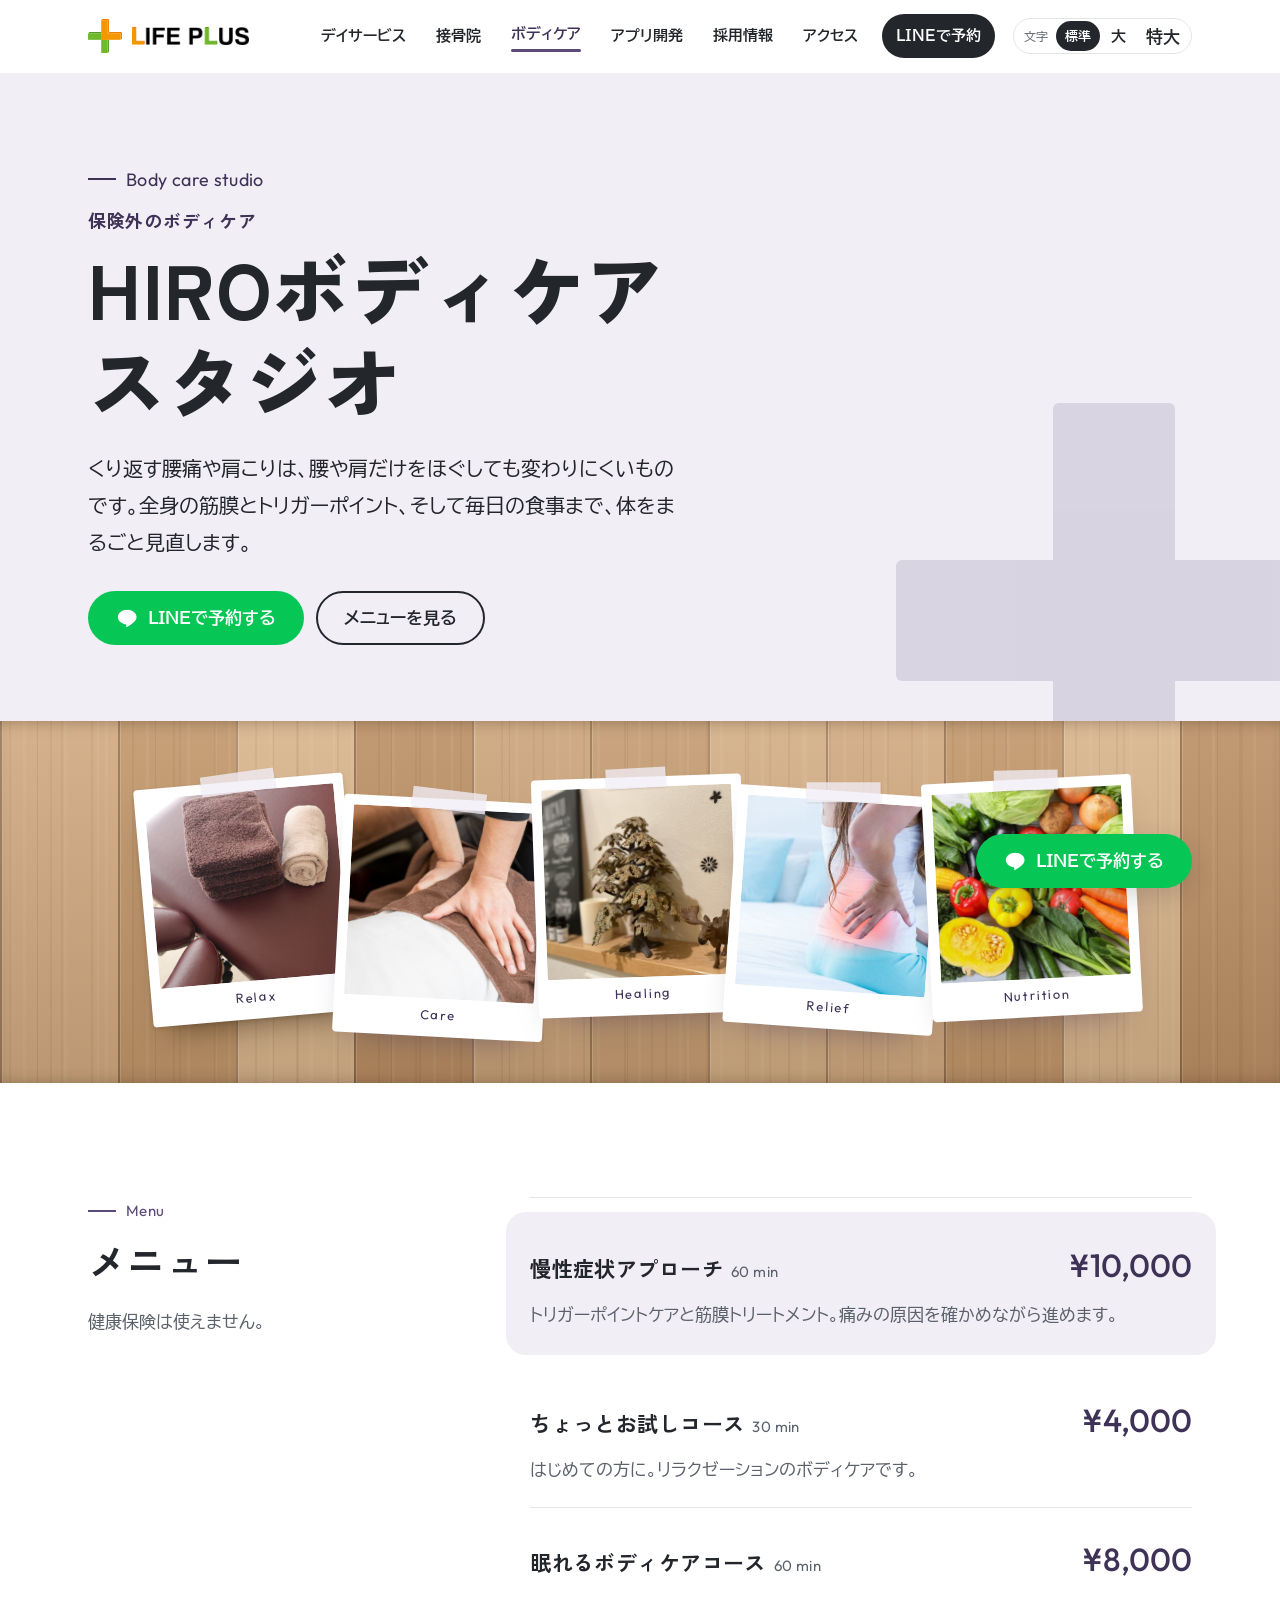
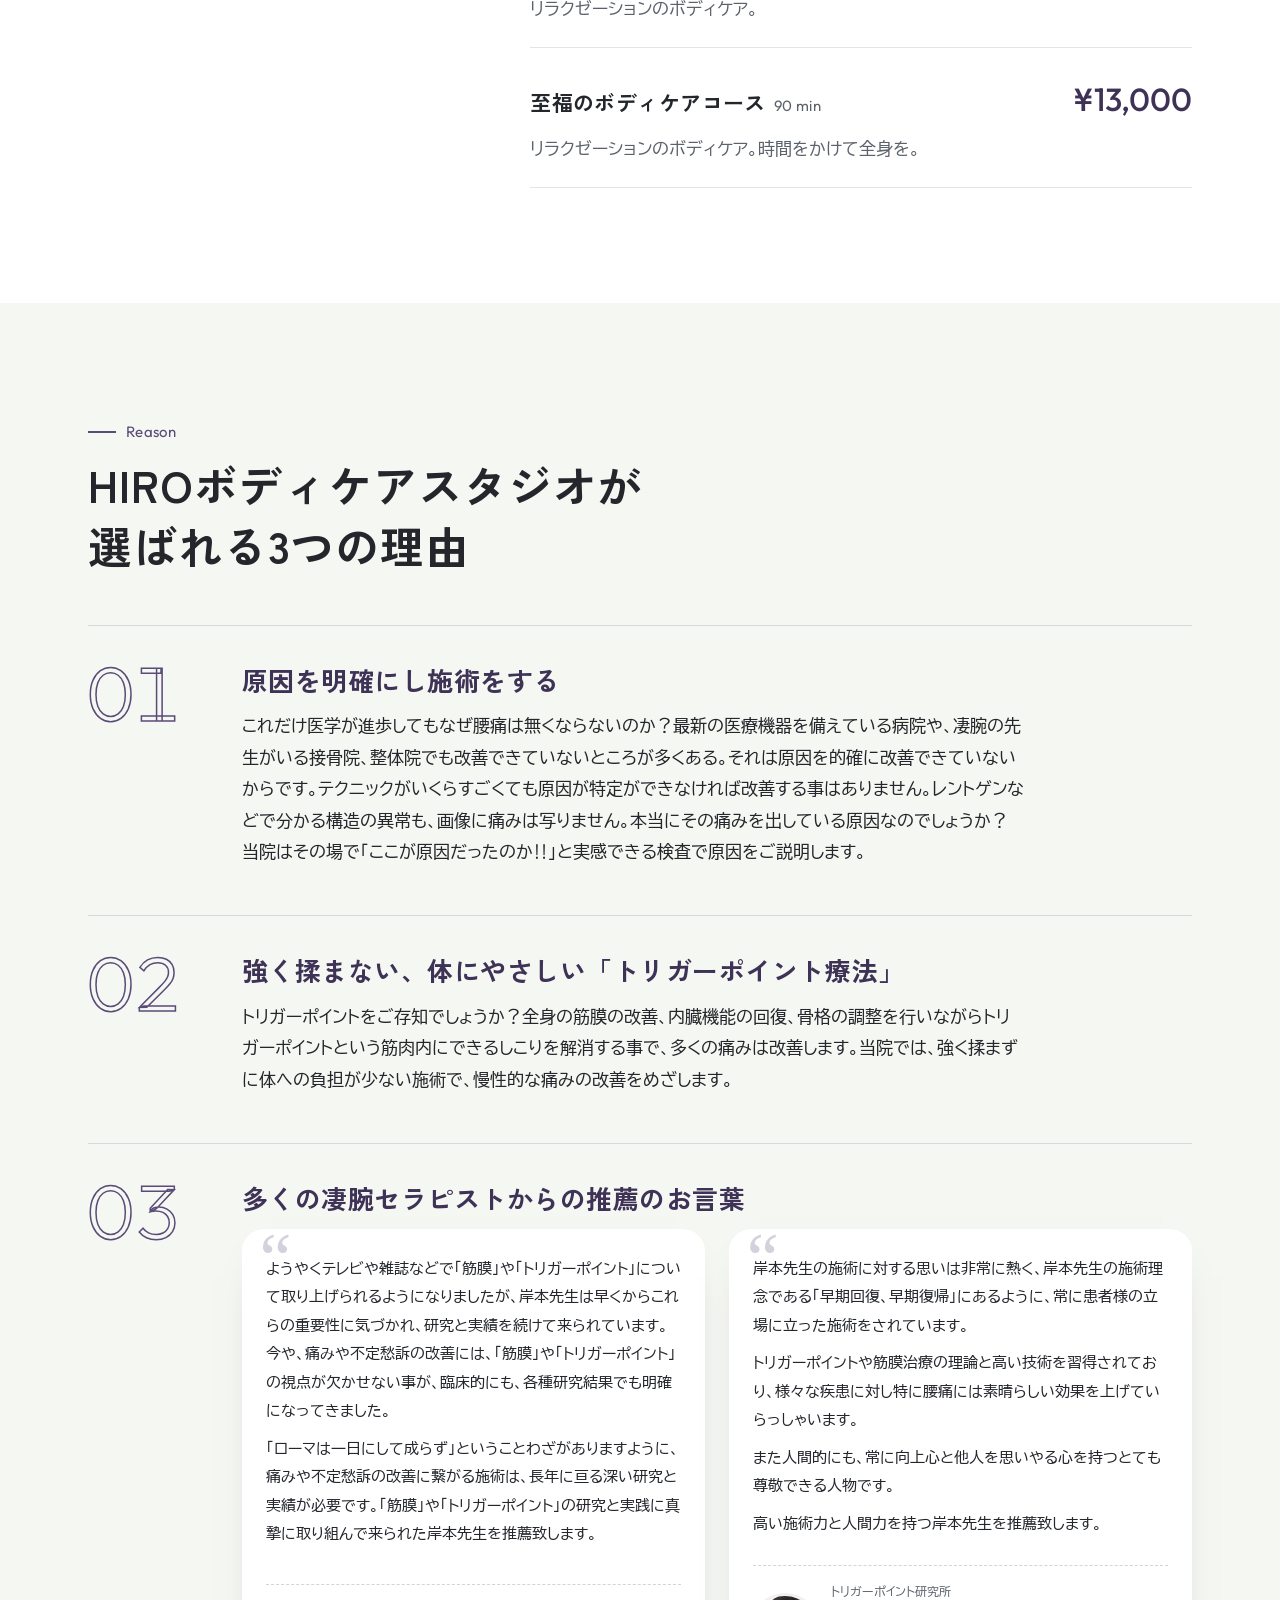
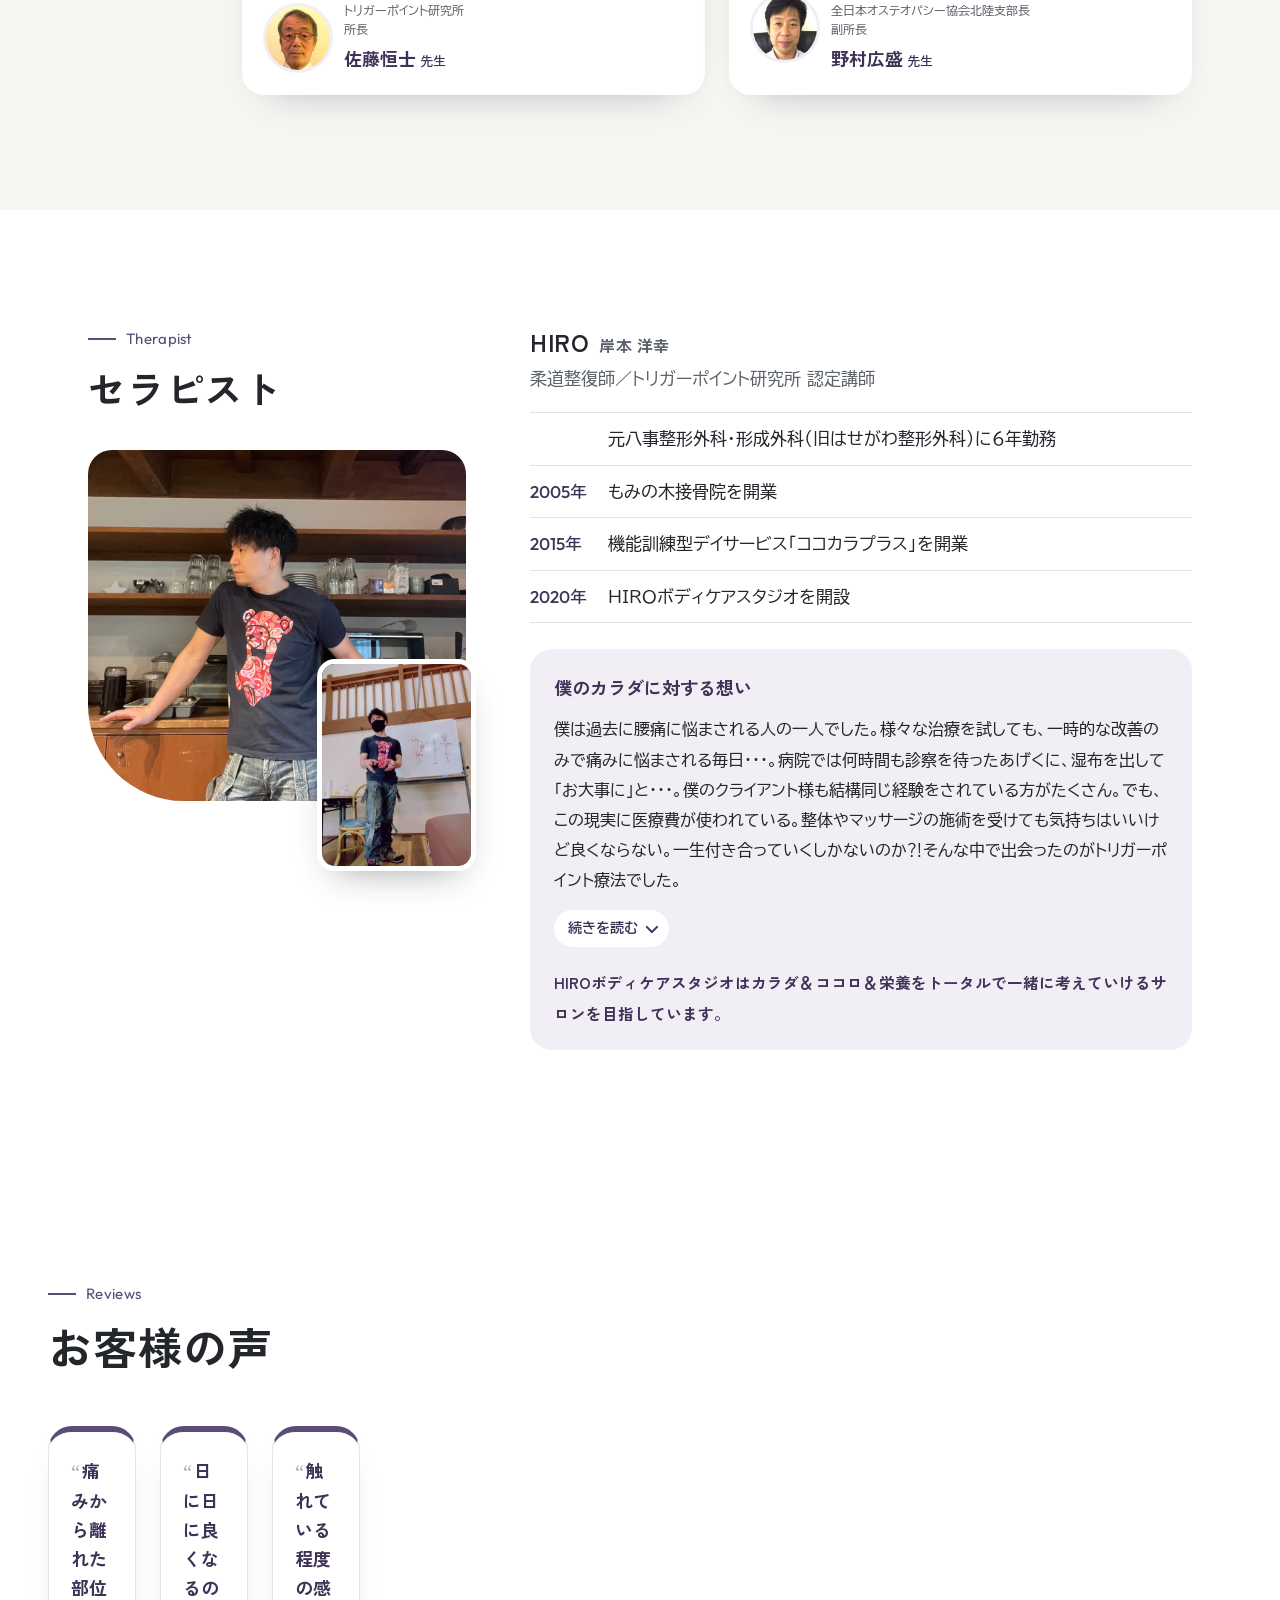
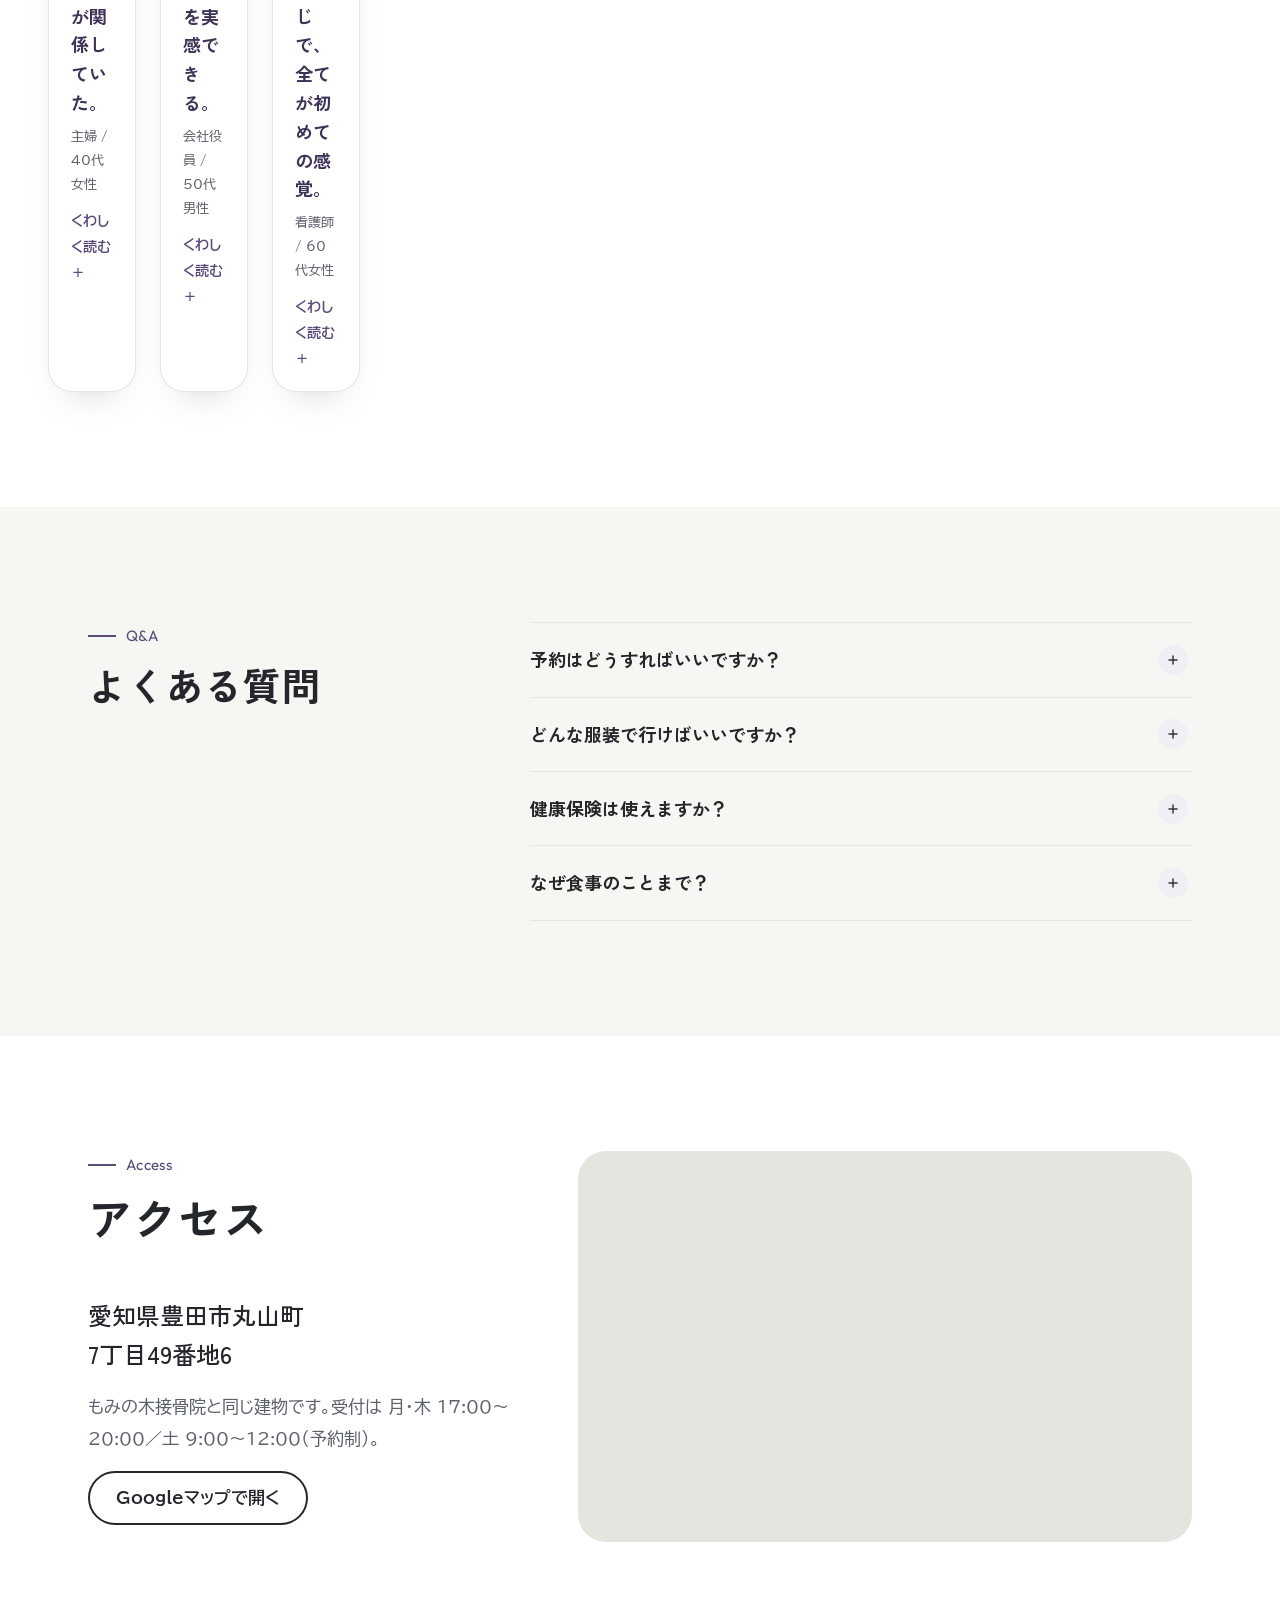
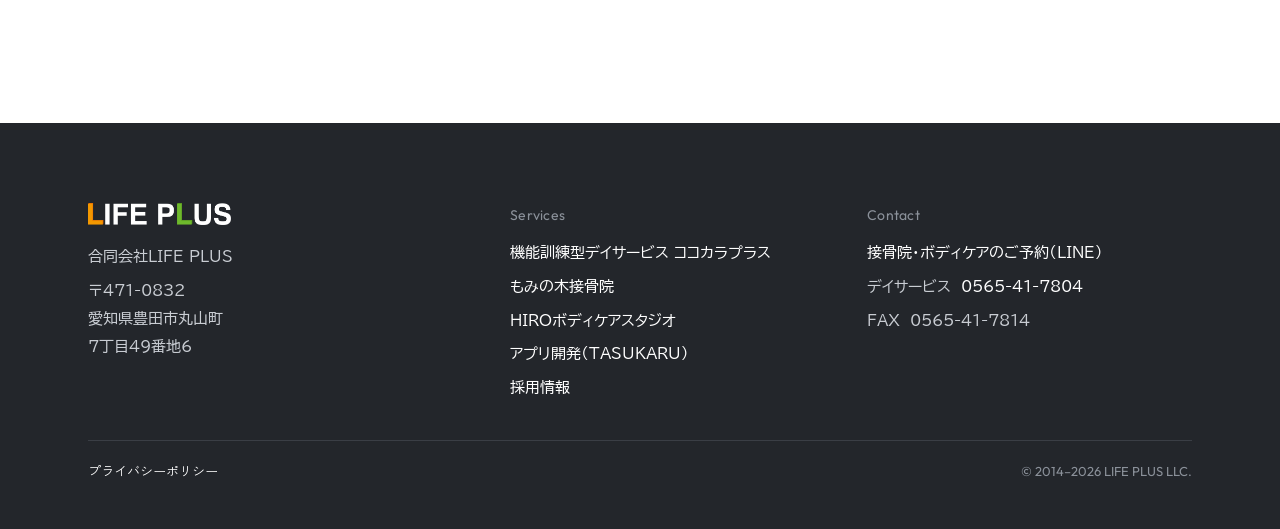
<file: docs/bodycare/index.html>
<!doctype html>
<html lang="ja">
<head>
  <meta charset="utf-8">
  <meta name="viewport" content="width=device-width, initial-scale=1, viewport-fit=cover">
  <title>HIROボディケアスタジオ｜豊田市丸山町（慢性の腰痛・肩こり）</title>
  <meta name="description" content="豊田市丸山町のHIROボディケアスタジオ。トリガーポイントと筋膜へのアプローチで、くり返す腰痛・肩こりと向き合います。食事のアドバイスも。ご予約はLINEから。">
  <meta property="og:title" content="HIROボディケアスタジオ｜豊田市丸山町（慢性の腰痛・肩こり）">
  <meta property="og:description" content="豊田市丸山町のHIROボディケアスタジオ。トリガーポイントと筋膜へのアプローチで、くり返す腰痛・肩こりと向き合います。食事のアドバイスも。ご予約はLINEから。">
  <meta property="og:type" content="website">
  <meta property="og:image" content="https://lifeplusllc.com/img/logo.png">
  <meta name="theme-color" content="#ffffff">
  <link rel="icon" href="../img/icon-32.png" sizes="32x32">
  <link rel="apple-touch-icon" href="../img/icon-180.png">
  <link rel="preconnect" href="https://fonts.googleapis.com">
  <link rel="preconnect" href="https://fonts.gstatic.com" crossorigin>
  <link rel="stylesheet" href="https://fonts.googleapis.com/css2?family=BIZ+UDPGothic:wght@400;700&family=Outfit:wght@300;400;500&family=Zen+Kaku+Gothic+New:wght@500;700;900&display=swap">
  <link rel="stylesheet" href="../site.css?v=20261028ph">
<!-- lifeplus-seo-v1 -->
<link rel="canonical" href="https://lifeplusllc.com/bodycare/">
<script type="application/ld+json">
{
  "@context": "https://schema.org",
  "@type": "HealthAndBeautyBusiness",
  "name": "HIROボディケアスタジオ",
  "url": "https://lifeplusllc.com/bodycare/",
  "image": "https://lifeplusllc.com/img/logo.png",
  "address": {
    "@type": "PostalAddress",
    "postalCode": "471-0832",
    "addressRegion": "愛知県",
    "addressLocality": "豊田市",
    "streetAddress": "丸山町7丁目49番地6",
    "addressCountry": "JP"
  },
  "openingHoursSpecification": [
    {
      "@type": "OpeningHoursSpecification",
      "dayOfWeek": [
        "Monday",
        "Thursday"
      ],
      "opens": "17:00",
      "closes": "20:00"
    },
    {
      "@type": "OpeningHoursSpecification",
      "dayOfWeek": "Saturday",
      "opens": "09:00",
      "closes": "12:00"
    }
  ],
  "parentOrganization": {
    "@type": "Organization",
    "name": "合同会社LIFE PLUS",
    "url": "https://lifeplusllc.com/"
  }
}
</script><!-- lifeplus-seo-v2: 電話番号は載せない -->
</head>
<body class="c-body">
<header class="site-top">
  <div class="wrap">
    <a class="logo" href="../" aria-label="LIFE PLUS トップへ"><img class="mk" src="../img/mark.svg" alt="" width="34" height="34"><img class="wm" src="../img/wordmark.png" alt="LIFE PLUS" width="117" height="18"></a>
    <button class="menu-btn" type="button" aria-expanded="false" aria-controls="nav" aria-label="メニューを開く"><span class="hb" aria-hidden="true"><i></i><i></i><i></i></span><span class="mb-lb en" aria-hidden="true">MENU</span></button>
    <nav class="nav" id="nav" aria-label="ページの案内"><a href="../dayservice/">デイサービス</a><a href="../sekkotsu/">接骨院</a><a href="../bodycare/" aria-current="page">ボディケア</a><a href="../apps/">アプリ開発</a><a href="../recruit/">採用情報</a><a href="../#access">アクセス</a><a class="rsv" href="https://liff.line.me/2012042545-nlHLpIre/yoyaku/">LINEで予約</a></nav>
    <div class="size" role="group" aria-label="文字の大きさ">
      <span class="size-lb">文字</span>
      <button type="button" data-size="1" aria-pressed="true">標準</button>
      <button type="button" data-size="1.2" aria-pressed="false">大</button>
      <button type="button" data-size="1.4" aria-pressed="false">特大</button>
    </div>
  </div>
</header>
<main class="zoom">
<div class="page-head">
  <span class="deco" aria-hidden="true"></span>
  <div class="wrap">
    <p class="en">Body care studio</p>
    <h1><small>保険外のボディケア</small>HIROボディケア<br>スタジオ</h1>
    <p class="lead">くり返す腰痛や肩こりは、腰や肩だけをほぐしても変わりにくいものです。全身の筋膜とトリガーポイント、そして毎日の食事まで、体をまるごと見直します。</p>
    <div class="btn-row"><a class="btn line" href="https://liff.line.me/2012042545-nlHLpIre/yoyaku/"><svg viewBox="0 0 24 24" aria-hidden="true"><path fill="currentColor" d="M12 3C6.5 3 2 6.6 2 11c0 3.9 3.5 7.2 8.3 7.9.3.1.8.2.9.5.1.3.1.7 0 1l-.1.9c0 .3-.2 1 .9.6 1.1-.5 6-3.5 8.2-6 1.5-1.6 2.2-3.3 2.2-5C22.4 6.6 17.9 3 12 3z"/></svg>LINEで予約する</a><a class="btn outline" href="#menu">メニューを見る</a></div>
  </div>
</div>

<section class="news-band" data-news="bodycare" data-max="3" hidden aria-label="お知らせ"><!-- lifeplus-site-cms-v1 -->
  <div class="wrap news-in"><div class="sec-head"><span class="en">News</span><h2>お知らせ</h2></div><ul class="news-list"></ul></div>
</section>

<div class="photos-band"><!-- lifeplus-site-photos-v1 -->
  <div class="wrap photos polaroid">
    <figure data-cap="Relax"><!-- lifeplus-polaroid-caps-v1 --><!-- lifeplus-body-photos-order-v1 --><!-- lifeplus-body-polaroid-v1 --><img data-photo="body_1" src="../img/ph/body-towel.jpg" alt="施術ベッドの上にたたんだタオル" width="1600" height="1067" loading="lazy"></figure>
    <figure data-cap="Care"><img data-photo="body_2" src="../img/ph/body-hands.jpg" alt="タオルの上から、両手で腰に触れて施術している様子" width="800" height="800" loading="lazy"></figure>
    <figure data-cap="Healing"><img data-photo="body_3" src="../img/ph/studio.jpg" alt="スタジオの棚（アロマのオイルと置物）" style="object-position:72% 50%" width="1024" height="768" loading="lazy"></figure>
    <figure data-cap="Relief"><!-- lifeplus-polaroid-more-v1 --><img src="../img/ph/body-backpain.jpg" alt="腰の痛みに手を当てている様子" style="object-position:62% 50%" width="639" height="426" loading="lazy"></figure>
    <figure data-cap="Nutrition"><img src="../img/ph/body-food.jpg" alt="色とりどりの野菜" width="1200" height="800" loading="lazy"></figure>
  </div>
</div>

<section id="menu">
  <div class="wrap split">
    <div class="sec-head"><span class="en">Menu</span><h2>メニュー</h2><p class="muted" style="margin-top:12px">健康保険は使えません。</p></div>
    <div class="menu" data-menus>
      <div class="menu-item main"><h3>慢性症状アプローチ<small>60 min</small></h3><span class="price">¥10,000</span><p>トリガーポイントケアと筋膜トリートメント。痛みの原因を確かめながら進めます。</p></div>
      <div class="menu-item"><h3>ちょっとお試しコース<small>30 min</small></h3><span class="price">¥4,000</span><p>はじめての方に。リラクゼーションのボディケアです。</p></div>
      <div class="menu-item"><h3>眠れるボディケアコース<small>60 min</small></h3><span class="price">¥8,000</span><p>リラクゼーションのボディケア。</p></div>
      <div class="menu-item"><h3>至福のボディケアコース<small>90 min</small></h3><span class="price">¥13,000</span><p>リラクゼーションのボディケア。時間をかけて全身を。</p></div>
    </div>
  </div>
</section>

<section class="tint reasons" id="reason"><!-- lifeplus-body-profile-v1 -->
  <div class="wrap">
    <div class="sec-head"><span class="en">Reason</span><h2>HIROボディケア<span style="white-space:nowrap">スタジオが</span><br>選ばれる3つの理由</h2></div>
    <ol class="reason-list">
      <li><span class="rn en">01</span><div><h3>原因を明確にし施術をする</h3><p>これだけ医学が進歩してもなぜ腰痛は無くならないのか？最新の医療機器を備えている病院や、凄腕の先生がいる接骨院、整体院でも改善できていないところが多くある。それは原因を的確に改善できていないからです。テクニックがいくらすごくても原因が特定ができなければ改善する事はありません。レントゲンなどで分かる構造の異常も、画像に痛みは写りません。本当にその痛みを出している原因なのでしょうか？当院はその場で「ここが原因だったのか‼︎」と実感できる検査で原因をご説明します。</p></div></li>
      <li><span class="rn en">02</span><div><h3>強く揉まない、体にやさしい「トリガーポイント療法」</h3><!-- lifeplus-body-reason2-v1 --><p>トリガーポイントをご存知でしょうか？全身の筋膜の改善、内臓機能の回復、骨格の調整を行いながらトリガーポイントという筋肉内にできるしこりを解消する事で、多くの痛みは改善します。当院では、強く揉まずに体への負担が少ない施術で、慢性的な痛みの改善をめざします。</p></div></li>
      <li><span class="rn en">03</span><div><h3>多くの凄腕セラピストからの推薦のお言葉</h3>
      <div class="rec-list">
        <figure class="rec"><blockquote><p>ようやくテレビや雑誌などで「筋膜」や「トリガーポイント」について取り上げられるようになりましたが、岸本先生は早くからこれらの重要性に気づかれ、研究と実績を続けて来られています。今や、痛みや不定愁訴の改善には、「筋膜」や「トリガーポイント」の視点が欠かせない事が、臨床的にも、各種研究結果でも明確になってきました。</p><p>「ローマは一日にして成らず」ということわざがありますように、痛みや不定愁訴の改善に繋がる施術は、長年に亘る深い研究と実績が必要です。「筋膜」や「トリガーポイント」の研究と実践に真摯に取り組んで来られた岸本先生を推薦致します。</p></blockquote><figcaption><img src="../img/ph/rec-sato.jpg" alt="佐藤恒士 先生" width="200" height="269" loading="lazy"><span><small>トリガーポイント研究所<br>所長</small><b>佐藤恒士<i> 先生</i></b></span></figcaption></figure>
        <figure class="rec"><blockquote><p>岸本先生の施術に対する思いは非常に熱く、岸本先生の施術理念である「早期回復、早期復帰」にあるように、常に患者様の立場に立った施術をされています。</p><p>トリガーポイントや筋膜治療の理論と高い技術を習得されており、様々な疾患に対し特に腰痛には素晴らしい効果を上げていらっしゃいます。</p><p>また人間的にも、常に向上心と他人を思いやる心を持つとても尊敬できる人物です。</p><p>高い施術力と人間力を持つ岸本先生を推薦致します。</p></blockquote><figcaption><img src="../img/ph/rec-nomura.jpg" alt="野村広盛 先生" width="200" height="269" loading="lazy"><span><small>トリガーポイント研究所<br>全日本オステオパシー協会北陸支部長<br>副所長</small><b>野村広盛<i> 先生</i></b></span></figcaption></figure>
      </div></div></li>
    </ol>
  </div>
</section>

<section>
  <div class="wrap split">
    <div class="sec-head"><span class="en">Therapist</span><h2>セラピスト</h2><!-- lifeplus-body-therapist-v1 --><div class="portrait-wrap"><img class="portrait" data-photo="profile" src="../img/ph/hiro.jpg" alt="HIRO（岸本 洋幸）" width="1200" height="1112" loading="lazy"><img class="portrait-sub" src="../img/ph/body-profile.jpg" alt="ホワイトボードの前で、体の使い方について話しているHIRO" width="802" height="1400" loading="lazy"></div></div>
    <div class="profile has-portrait">
      <div class="ph"><img src="../img/ph/hiro-face.jpg" alt="" width="360" height="360" loading="lazy"></div>
      <div>
        <h3 style="font-size:24px">HIRO<span class="muted" style="font-size:16px;margin-left:10px">岸本 洋幸</span></h3>
        <p class="muted" style="margin:4px 0 18px">柔道整復師／トリガーポイント研究所 認定講師</p>
        <!-- lifeplus-career-v2 -->
        <dl class="career">
          <dt>&nbsp;</dt><dd>元八事整形外科・形成外科（旧はせがわ整形外科）に6年勤務<!-- lifeplus-career-v3 --></dd>
          <dt>2005年</dt><dd>もみの木接骨院を開業</dd>
          <dt>2015年</dt><dd>機能訓練型デイサービス「ココカラプラス」を開業</dd>
          <dt>2020年</dt><dd>HIROボディケアスタジオを開設</dd>
        </dl>
        <div class="thought"><!-- lifeplus-body-profile-v1 --><!-- lifeplus-thought-text-v1 --><h4>僕のカラダに対する想い</h4>
          <p>僕は過去に腰痛に悩まされる人の一人でした。様々な治療を試しても、一時的な改善のみで痛みに悩まされる毎日・・・。病院では何時間も診察を待ったあげくに、湿布を出して「お大事に」と・・・。僕のクライアント様も結構同じ経験をされている方がたくさん。でも、この現実に医療費が使われている。整体やマッサージの施術を受けても気持ちはいいけど良くならない。一生付き合っていくしかないのか⁈そんな中で出会ったのがトリガーポイント療法でした。</p>
          <details class="more"><summary><span class="m-open">続きを読む</span><span class="m-close">閉じる</span></summary>
            <p>トリガーポイントは1983年に米国のケネディ大統領の主治医を勤めたトラベル博士が、身体的には「筋筋膜性疼痛症候群（MPS）トリガーポイント」による「筋痛」が痛みの95％を占め、残りの5％は「骨折」「ガン」などによる痛みであることを膨大な臨床データに基づき解明しているのです。そんなトリガーポイントに出会ってからはセルフケアの重要性も知り、僕の腰の痛みは解消されました。</p>
            <p>でも、トリガーポイント療法でも改善しない人がいます。なぜなら体の不調は筋肉や関節などの問題だけで出る訳ではないからです。セルフケアも当然大切で、自分で治す覚悟がなく、人に治してもらう心構えの人は治りにくい。</p>
            <p>腰痛の悩みから解放された僕はその後栄養素の大切さを実感します。今思えば、痛みに悩んでいた当時の食生活ってほんとヤバかったです。コンビニ食で生きてた感じでした。</p>
            <p>慢性症状を持つ人の体の改善にはトータルケアが必須です。その中でも特に栄養素が大切だと思っています。栄養素の改善をする視点に気が付いてから多くの慢性症状の改善率が上がりました。そもそも皆さんは栄養不足に陥っている感覚がありますか？慢性症状に悩む多くの方はタンパク質、ミネラル、ビタミンなどの栄養素が不足しています。</p>
            <p>現代人は糖質過多な食事になりがちです。今だから笑って話せますが、数年前に僕自身が「糖尿病」の診断をされました。僕のカラダ改善に対する信念として、治療の第一選択は生活習慣などの見直しだと思っています。だから医師と相談しながら、薬に頼る前にまず自分で食事と運動など生活習慣を見直しました。その結果、見事に現在は改善しました。食事は誰でも毎日する事です。だからこそ、しっかりと大切に必要な物を食べてほしいんです。自分の体と向き合う時間を作ってしっかりと体を変えていけるといいですよね。</p>
          </details>
          <p class="thought-end">HIROボディケアスタジオはカラダ＆ココロ＆栄養をトータルで一緒に考えていけるサロンを目指しています。</p>
        </div>
      </div>
    </div>
  </div>
</section>

<section class="voices" id="reviews">
  <div class="wrap">
    <div class="sec-head"><span class="en">Reviews</span><h2>お客様の声</h2></div>
    <div class="voice-list">
      <article class="voice"><p class="v-head">痛みから離れた部位が関係していた。</p><p class="v-who">主婦 / 40代女性</p><details><summary>くわしく読む</summary><dl><dt>当院に来院される前はどの様な悩みがありましたか？</dt><dd>腰の違和感から始まり、その後動くと強い痛みが出る様になって困っていた。</dd><dt>痛みを改善するために何をされていましたか？</dt><dd>接骨院や鍼治療、整体院などに行ったり、自分でストレッチをしたりしていた。</dd><dt>多くの治療院がある中で、なぜ当院に来院されたのですか？</dt><dd>友人がとても良いと教えてくれた。</dd><dt>当院の問診、カウンセリング、施術はいかがでしたか？</dt><dd>紙面での問診の後、細かく口答でのカウンセリングがあり、どんな動作で痛みがあるのかなど痛みの原因を探してくれる。施術は痛みの出ているところだけでなく、痛みに繋がる筋膜の施術をされていて「こんなところも関係しているの？」と驚く事ばかり。</dd><dt>他院と比較してどこが違うと思いましたか？</dt><dd>痛みの箇所から考えられる原因を探り、治療してくれるところ。説明がとても分かりやすく、質問に対する答えが納得できる。</dd><dt>同じ様な症状を持っている方にメッセージをお願いいたします。</dt><dd>とても大きな痛みになる前の違和感の時点で来院すると早く治る。適切で的確な改善法、日常生活でできる事、再発しない為の工夫なども教えてくれるので、自己判断せずに診てもらった方が絶対によいと思います。</dd></dl></details></article>
      <article class="voice"><p class="v-head">日に日に良くなるのを実感できる。</p><p class="v-who">会社役員 / 50代男性</p><details><summary>くわしく読む</summary><dl><dt>当院に来院される前はどの様な悩みがありましたか？</dt><dd>腰痛を中心とした全身の痛みがあった。</dd><dt>痛みを改善するために何をされていましたか？</dt><dd>整形外科（７箇所）に通院したが改善しなかった。</dd><dt>多くの治療院がある中で、なぜ当院に来院されたのですか？</dt><dd>名古屋にある病院の院長から紹介された。</dd><dt>他院と比較してどこが違うと思いましたか？</dt><dd>とても優しくて、確実に良くなっていると実感できるところ。</dd><dt>同じ様な症状を持っている方にメッセージをお願いいたします。</dt><dd>人の痛みは本人しか分からないが、続けて通院する事が大切だと思います。日々良くなるのを感じます。</dd></dl></details></article>
      <article class="voice"><p class="v-head">触れている程度の感じで、全てが初めての感覚。</p><p class="v-who">看護師 / 60代女性</p><details><summary>くわしく読む</summary><dl><dt>当院に来院される前はどの様な悩みがありましたか？</dt><dd>立ち上がる時、腰を曲げる瞬間に腰の痛みがあった。</dd><dt>痛みを改善するために何をされていましたか？</dt><dd>友人に紹介された事とチラシを見て。</dd><dt>多くの治療院がある中で、なぜ当院に来院されたのですか？</dt><dd>全部が他と違い、強く揉まずに筋肉を緩めたり、その場で効果を実感したり。</dd><dt>他院と比較してどこが違うと思いましたか？</dt><dd>短時間で楽になりました。</dd></dl></details></article>
    </div>
  </div>
</section>

<section class="tint">
  <div class="wrap split">
    <div class="sec-head"><span class="en">Q&amp;A</span><h2>よくある質問</h2></div>
    <div class="qa">
      <details><summary>予約はどうすればいいですか？</summary><div><p>LINE からお願いします。空いている時間を見て、その場で予約できます。施術中は電話に出られないため、お電話でのご予約は承っておりません。</p></div></details>
      <details><summary>どんな服装で行けばいいですか？</summary><div><p>動きやすい服装でお越しください。</p></div></details>
      <details><summary>健康保険は使えますか？</summary><div><p>使えません。ケガ（骨折・脱臼・捻挫・打撲・挫傷）は、同じ建物の <a href="../sekkotsu/">もみの木接骨院</a> で健康保険が使えます。</p></div></details>
      <details><summary>なぜ食事のことまで？</summary><div><p>慢性の痛みや疲れには、毎日の食事や生活習慣も関わっています。体をつくるところから見直すと、変わりやすくなります。</p></div></details>
    </div>
  </div>
</section>

<section>
  <div class="wrap access">
    <div><div class="sec-head"><span class="en">Access</span><h2>アクセス</h2></div><p class="addr">愛知県豊田市丸山町<br>7丁目49番地6</p><p class="muted">もみの木接骨院と同じ建物です。受付は <span data-rsv-hours="text">月・木 17:00〜20:00／土 9:00〜12:00</span>（予約制）。</p><p><a class="btn outline" href="https://www.google.com/maps/search/?api=1&query=%E6%84%9B%E7%9F%A5%E7%9C%8C%E8%B1%8A%E7%94%B0%E5%B8%82%E4%B8%B8%E5%B1%B1%E7%94%BA7-49-6" target="_blank" rel="noopener">Googleマップで開く</a></p></div>
    <iframe class="map" title="地図：豊田市丸山町7-49-6" src="https://www.google.com/maps?q=%E6%84%9B%E7%9F%A5%E7%9C%8C%E8%B1%8A%E7%94%B0%E5%B8%82%E4%B8%B8%E5%B1%B1%E7%94%BA7-49-6&output=embed" loading="lazy" referrerpolicy="no-referrer-when-downgrade"></iframe>
  </div>
</section>
</main>
<div class="act-bar"><div class="wrap"><a class="btn line" href="https://liff.line.me/2012042545-nlHLpIre/yoyaku/"><svg viewBox="0 0 24 24" aria-hidden="true"><path fill="currentColor" d="M12 3C6.5 3 2 6.6 2 11c0 3.9 3.5 7.2 8.3 7.9.3.1.8.2.9.5.1.3.1.7 0 1l-.1.9c0 .3-.2 1 .9.6 1.1-.5 6-3.5 8.2-6 1.5-1.6 2.2-3.3 2.2-5C22.4 6.6 17.9 3 12 3z"/></svg>LINEで予約する</a></div></div>
<footer class="site-foot zoom"><!-- lifeplus-foot-trim-v1 --><!-- lifeplus-foot-pc-v1 -->
  <div class="wrap">
    <div><img class="wm" src="../img/wordmark-w.png" alt="LIFE PLUS" width="143" height="22"><p>合同会社LIFE PLUS</p><p>〒471-0832<br>愛知県豊田市丸山町<br>7丁目49番地6</p></div>
    <div class="foot-pc"><h4>Services</h4><p><a href="../dayservice/">機能訓練型デイサービス ココカラプラス</a></p><p><a href="../sekkotsu/">もみの木接骨院</a></p><p><a href="../bodycare/">HIROボディケアスタジオ</a></p><p><a href="../apps/">アプリ開発（TASUKARU）</a></p><p><a href="../recruit/">採用情報</a></p></div>
    <div class="foot-pc"><h4>Contact</h4><p><a href="https://liff.line.me/2012042545-nlHLpIre/yoyaku/">接骨院・ボディケアのご予約（LINE）</a></p><p>デイサービス　<a href="tel:0565417804">0565-41-7804</a></p><p>FAX　0565-41-7814</p></div>
    <p class="copy"><!-- lifeplus-apps-v1 --><a href="../privacy/">プライバシーポリシー</a><span>© 2014–<span data-year>2026</span> LIFE PLUS LLC.</span></p>
  </div>
</footer>
<script src="../config.js?v=20261023f"></script>
<script src="../site.js?v=20261028cr"></script>
</body>
</html>
</file>
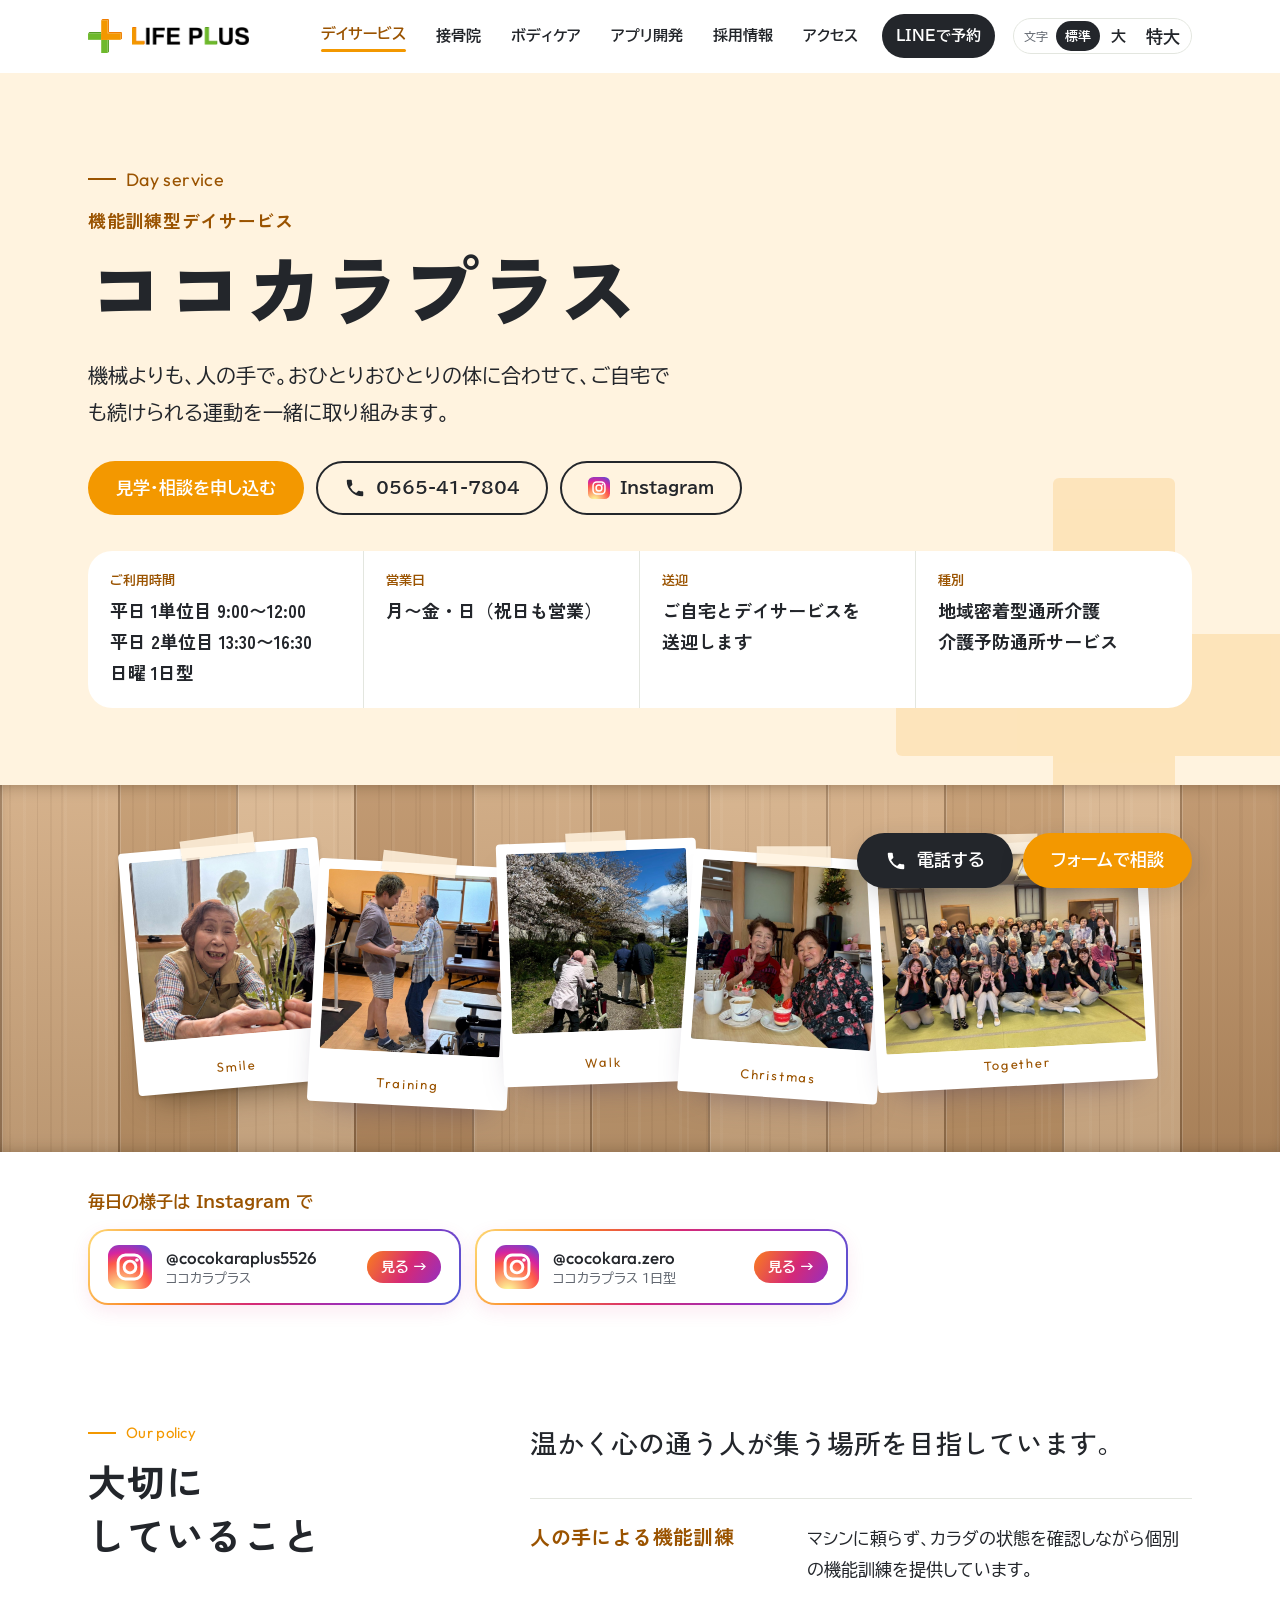
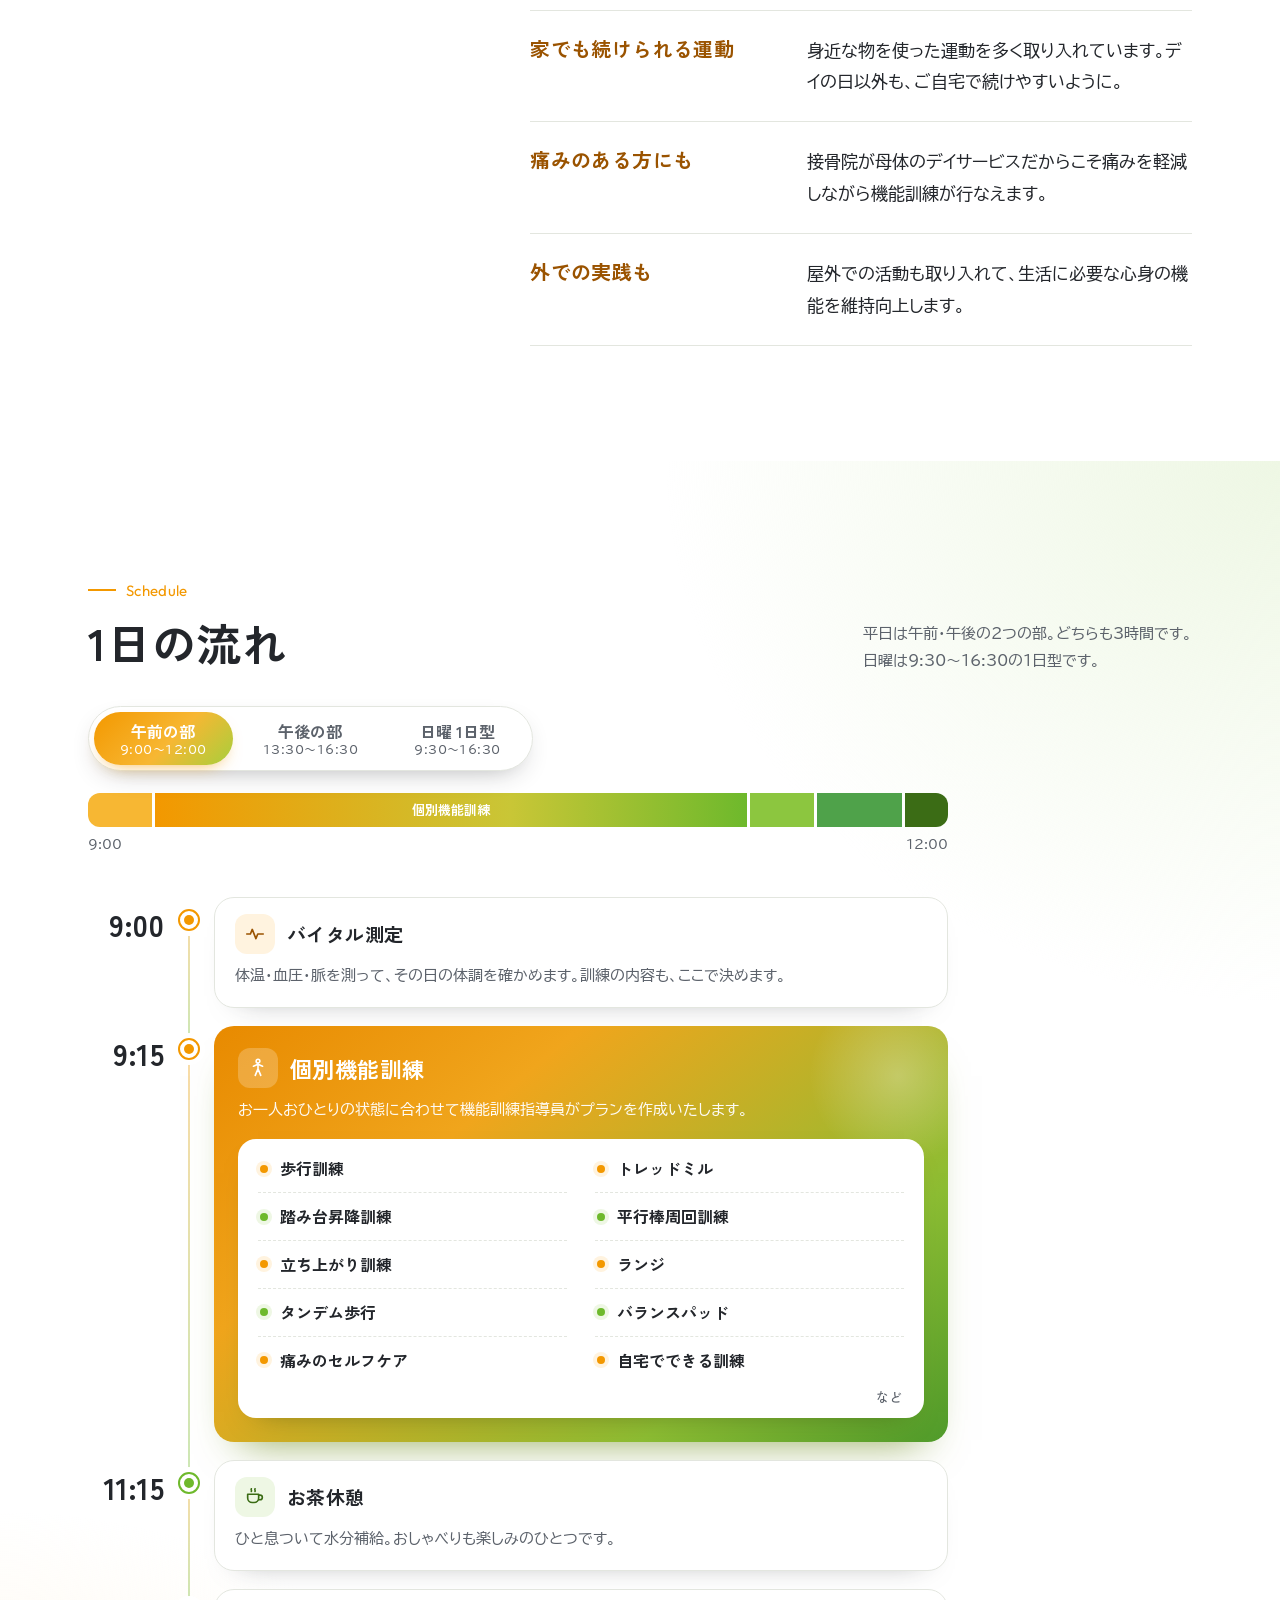
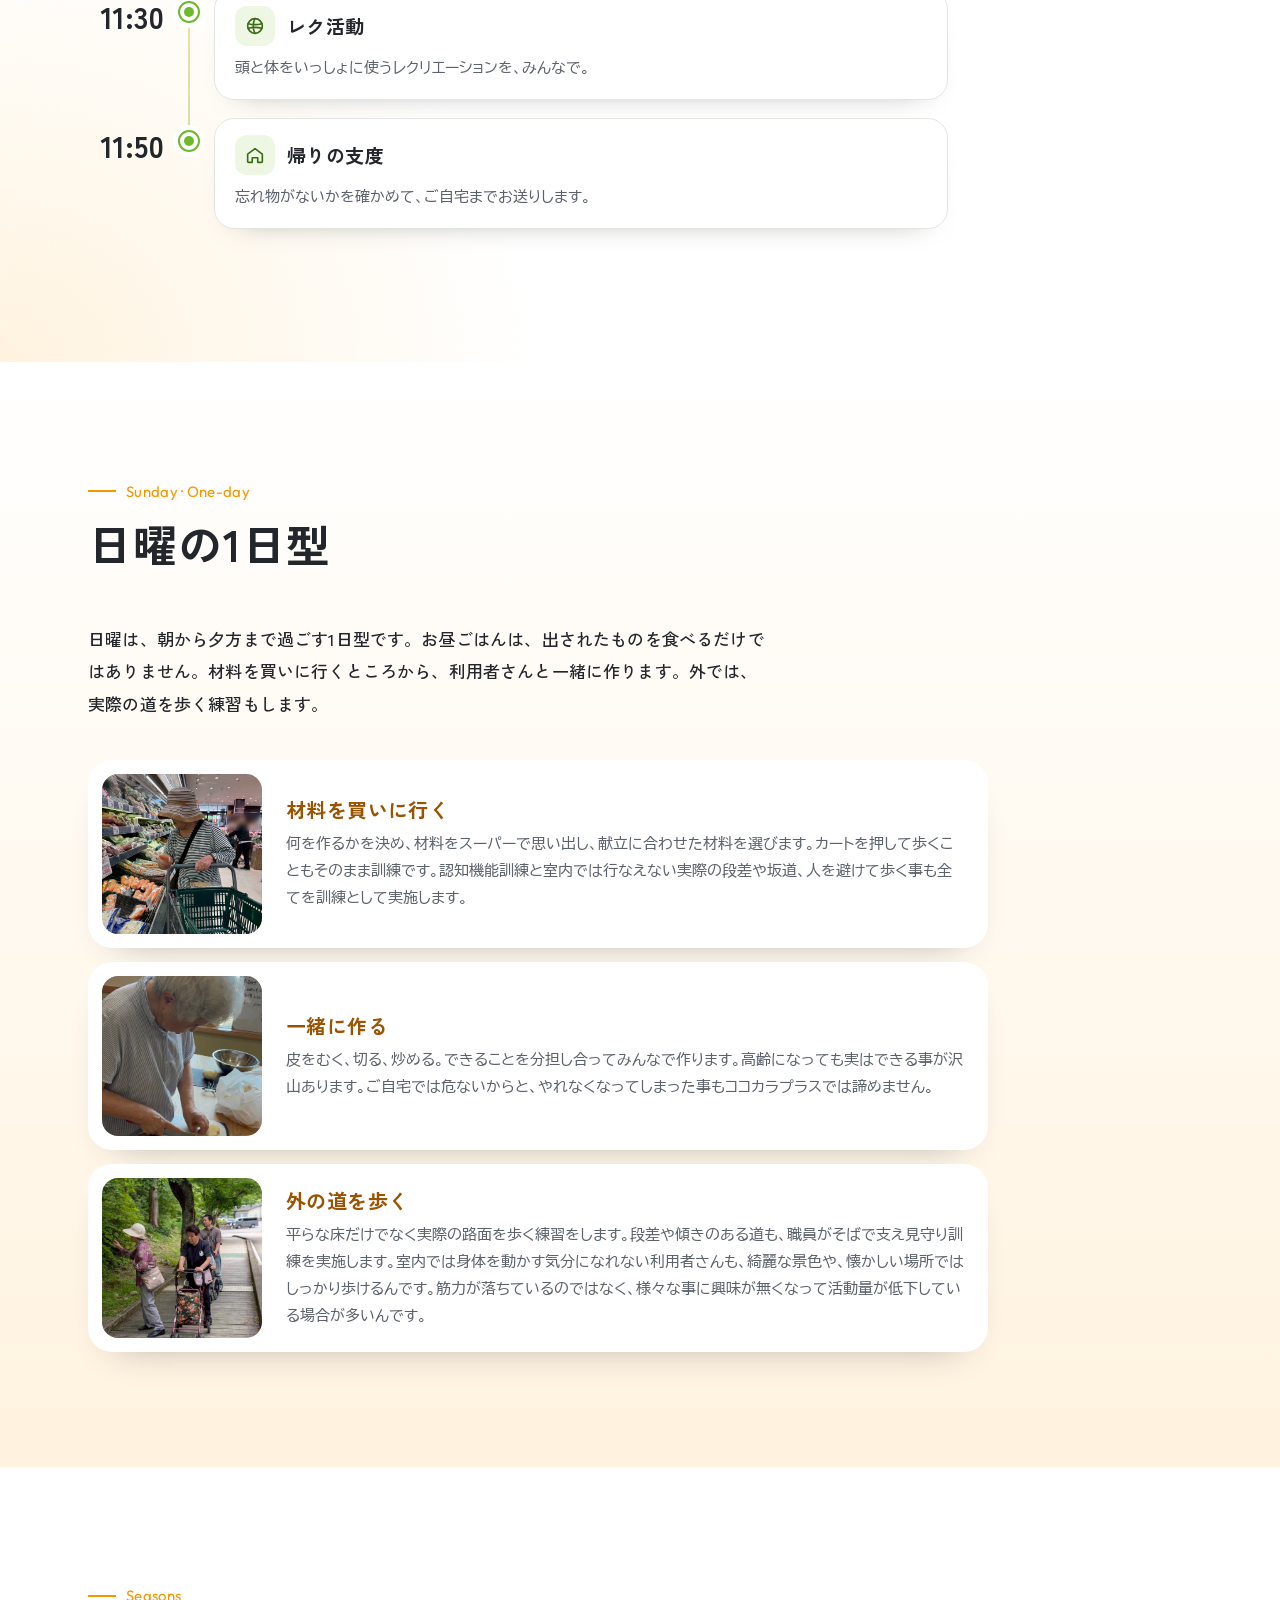
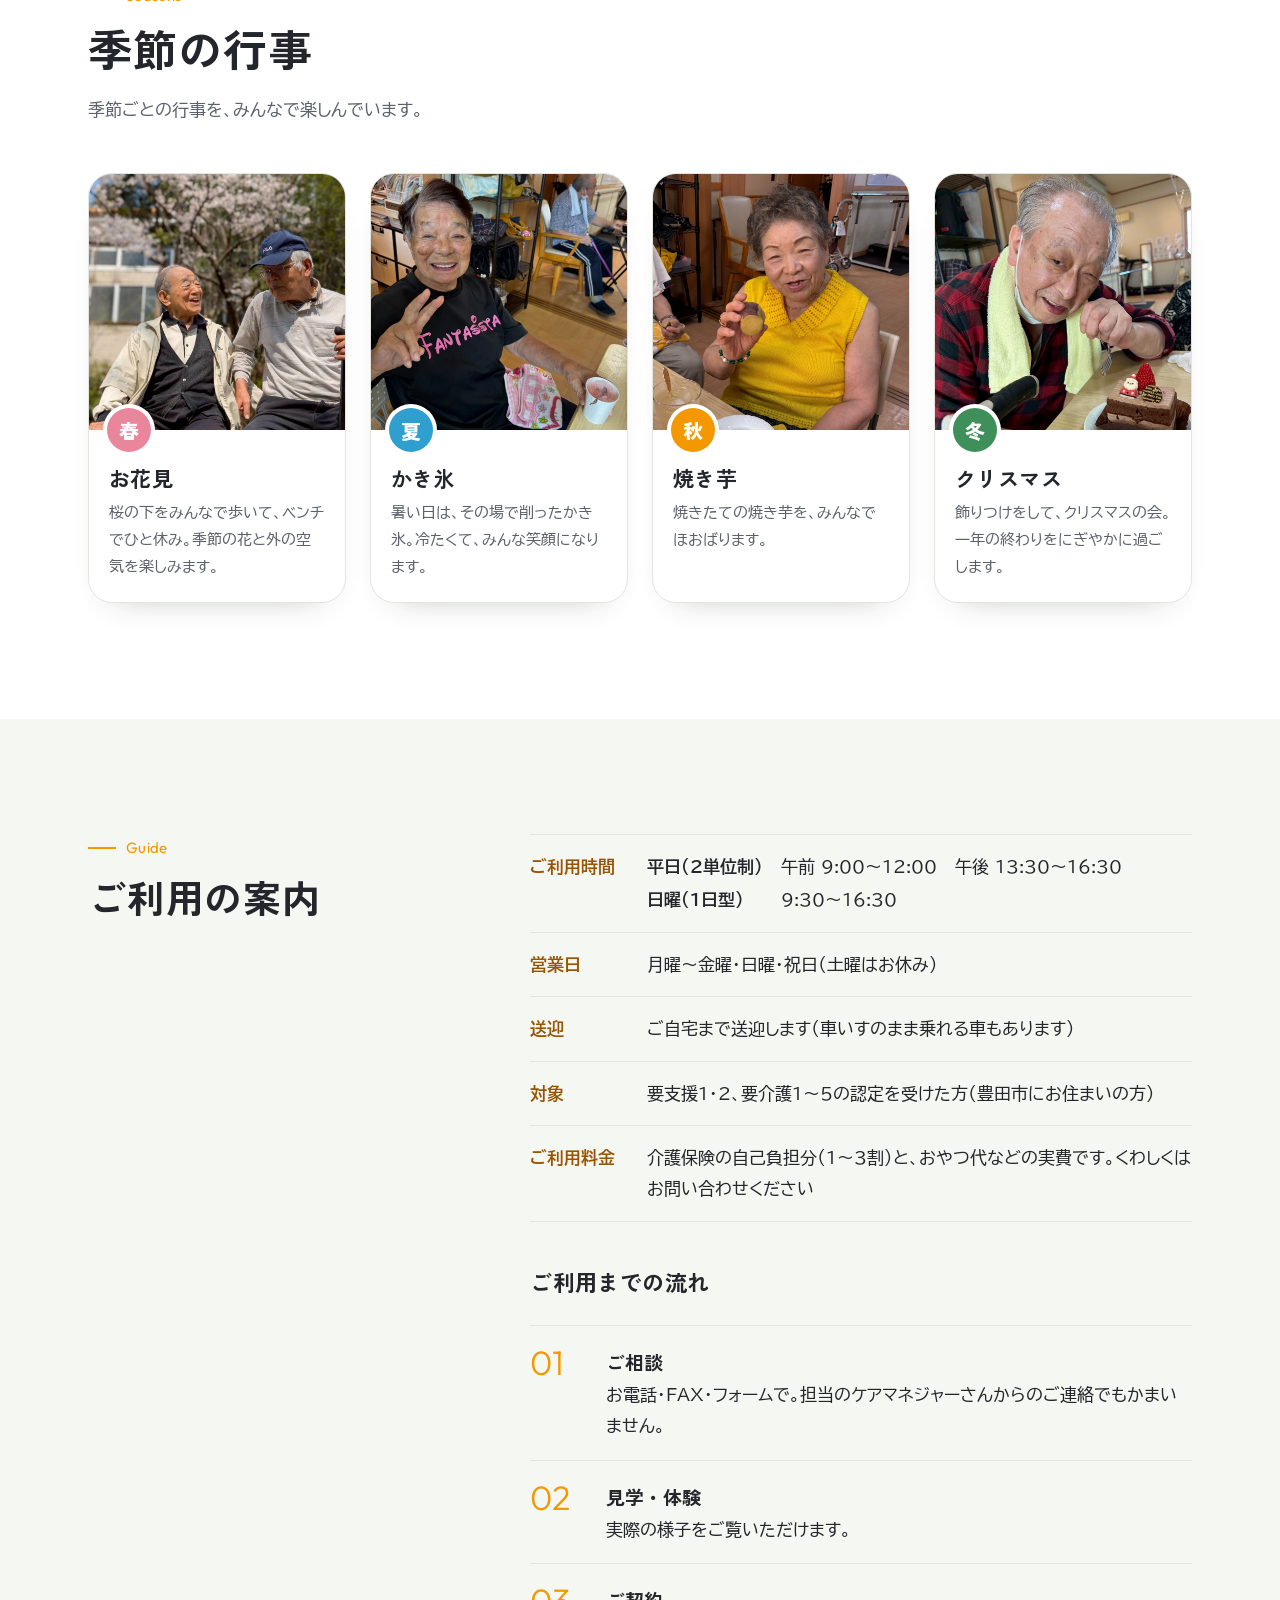
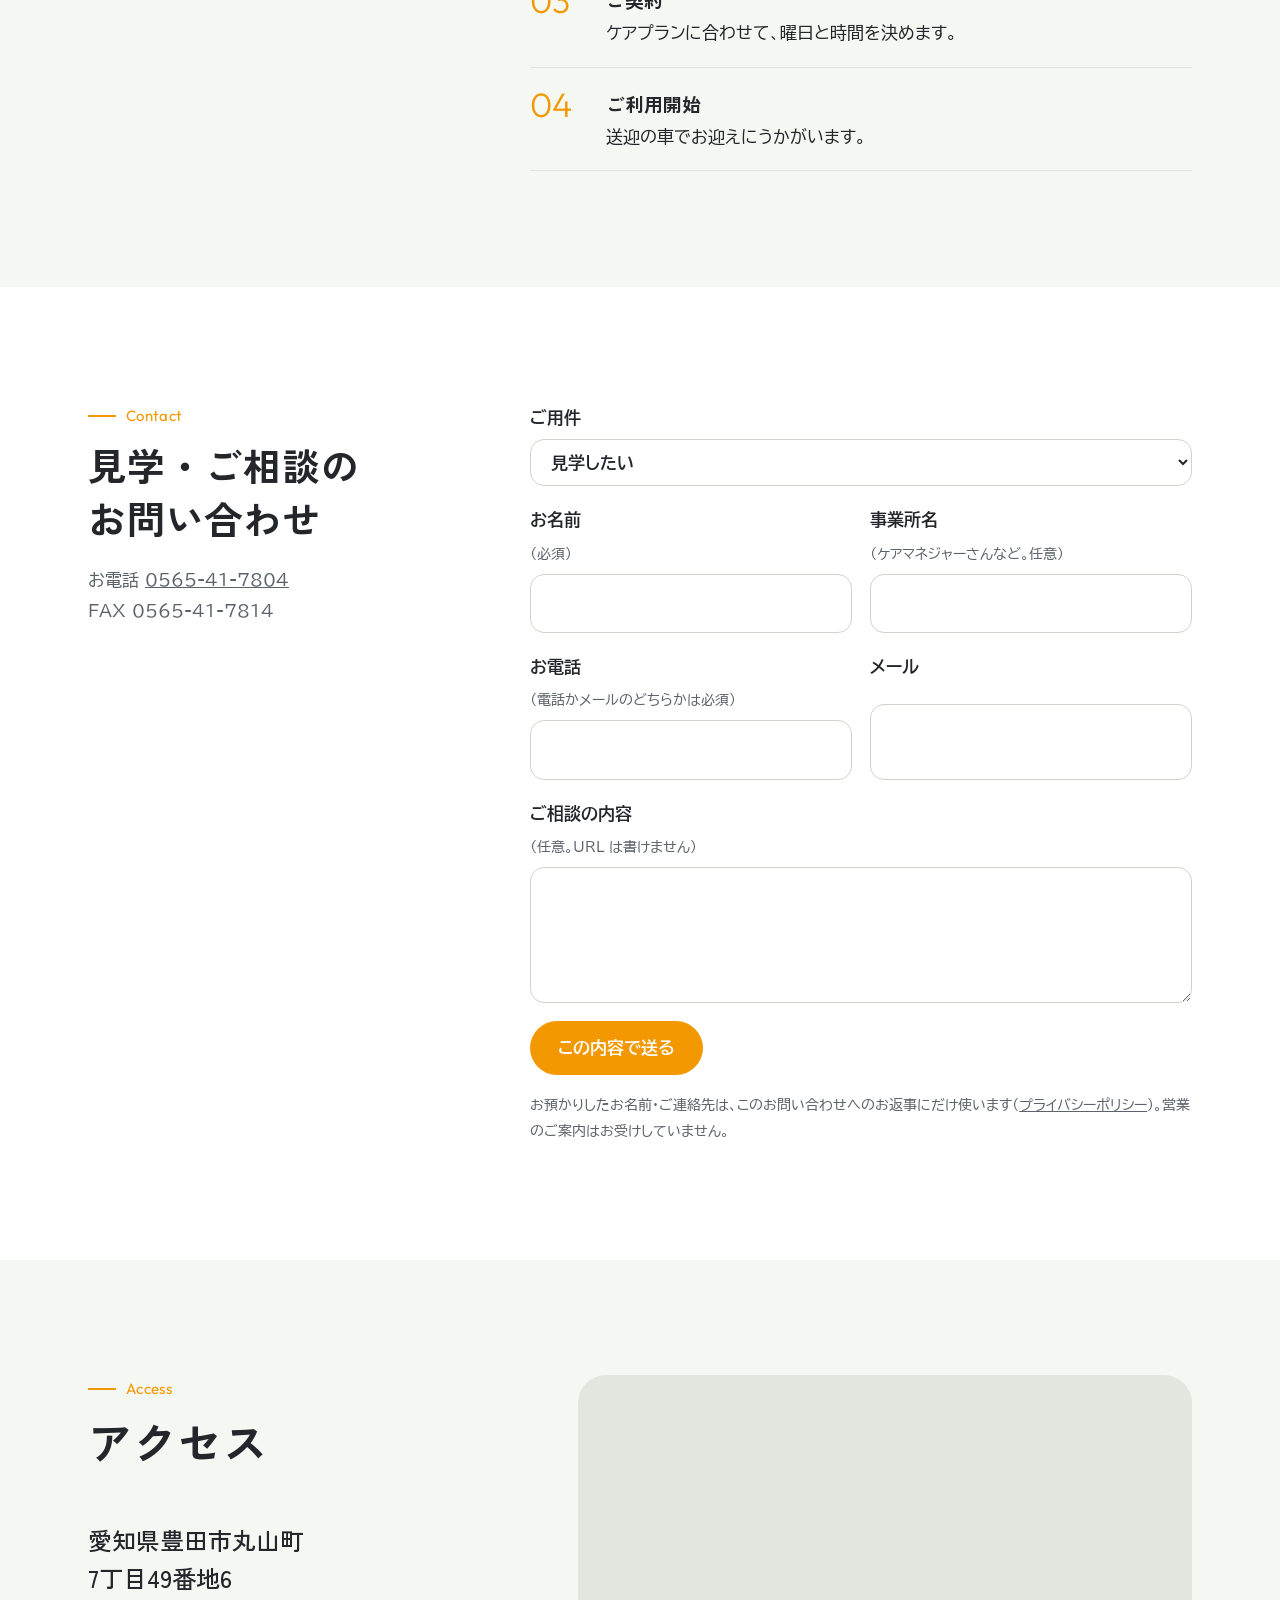
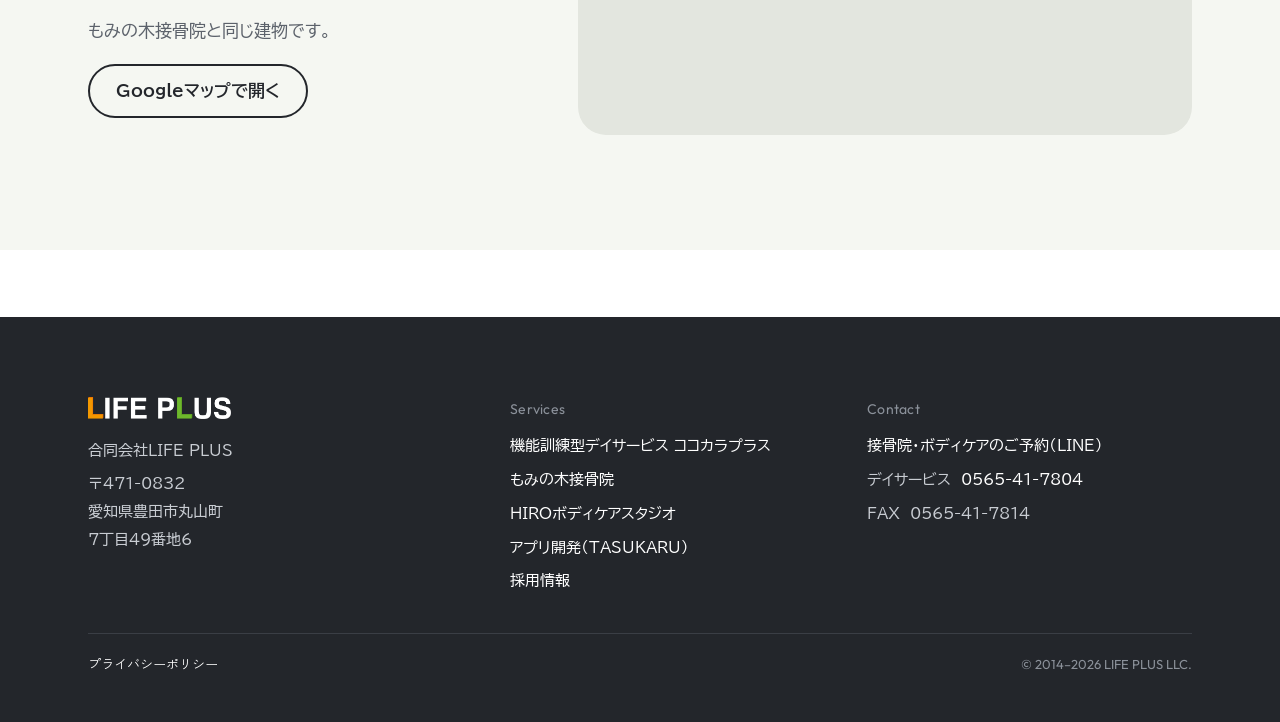
<file: docs/dayservice/index.html>
<!doctype html>
<html lang="ja">
<head>
  <meta charset="utf-8">
  <meta name="viewport" content="width=device-width, initial-scale=1, viewport-fit=cover">
  <title>機能訓練型デイサービス ココカラプラス｜豊田市丸山町</title>
  <meta name="description" content="豊田市丸山町の機能訓練型デイサービス ココカラプラス（地域密着型通所介護）。人の手による機能訓練で、ご自宅でも続けやすい運動を。見学・ご相談はお電話・FAX・フォームから。">
  <meta property="og:title" content="機能訓練型デイサービス ココカラプラス｜豊田市丸山町">
  <meta property="og:description" content="豊田市丸山町の機能訓練型デイサービス ココカラプラス（地域密着型通所介護）。人の手による機能訓練で、ご自宅でも続けやすい運動を。見学・ご相談はお電話・FAX・フォームから。">
  <meta property="og:type" content="website">
  <meta property="og:image" content="https://lifeplusllc.com/img/logo.png">
  <meta name="theme-color" content="#ffffff">
  <link rel="icon" href="../img/icon-32.png" sizes="32x32">
  <link rel="apple-touch-icon" href="../img/icon-180.png">
  <link rel="preconnect" href="https://fonts.googleapis.com">
  <link rel="preconnect" href="https://fonts.gstatic.com" crossorigin>
  <link rel="stylesheet" href="https://fonts.googleapis.com/css2?family=BIZ+UDPGothic:wght@400;700&family=Outfit:wght@300;400;500&family=Zen+Kaku+Gothic+New:wght@500;700;900&display=swap">
  <link rel="stylesheet" href="../site.css?v=20261102st">
<!-- lifeplus-seo-v1 -->
<link rel="canonical" href="https://lifeplusllc.com/dayservice/">
<script type="application/ld+json">
{
  "@context": "https://schema.org",
  "@type": "LocalBusiness",
  "name": "機能訓練型デイサービス ココカラプラス",
  "alternateName": "ココカラプラス",
  "url": "https://lifeplusllc.com/dayservice/",
  "image": "https://lifeplusllc.com/img/logo.png",
  "address": {
    "@type": "PostalAddress",
    "postalCode": "471-0832",
    "addressRegion": "愛知県",
    "addressLocality": "豊田市",
    "streetAddress": "丸山町7丁目49番地6",
    "addressCountry": "JP"
  },
  "telephone": "+81-565-41-7804",
  "openingHoursSpecification": [
    {
      "@type": "OpeningHoursSpecification",
      "dayOfWeek": [
        "Monday",
        "Tuesday",
        "Wednesday",
        "Thursday",
        "Friday"
      ],
      "opens": "09:00",
      "closes": "16:30"
    },
    {
      "@type": "OpeningHoursSpecification",
      "dayOfWeek": "Sunday",
      "opens": "09:30",
      "closes": "16:30"
    }
  ],
  "sameAs": [
    "https://www.instagram.com/cocokaraplus5526/",
    "https://www.instagram.com/cocokara.zero/"
  ],
  "parentOrganization": {
    "@type": "Organization",
    "name": "合同会社LIFE PLUS",
    "url": "https://lifeplusllc.com/"
  }
}
</script>
</head>
<body class="c-day">
<header class="site-top">
  <div class="wrap">
    <a class="logo" href="../" aria-label="LIFE PLUS トップへ"><img class="mk" src="../img/mark.svg" alt="" width="34" height="34"><img class="wm" src="../img/wordmark.png" alt="LIFE PLUS" width="117" height="18"></a>
    <button class="menu-btn" type="button" aria-expanded="false" aria-controls="nav" aria-label="メニューを開く"><span class="hb" aria-hidden="true"><i></i><i></i><i></i></span><span class="mb-lb en" aria-hidden="true">MENU</span></button>
    <nav class="nav" id="nav" aria-label="ページの案内"><a href="../dayservice/" aria-current="page">デイサービス</a><a href="../sekkotsu/">接骨院</a><a href="../bodycare/">ボディケア</a><a href="../apps/">アプリ開発</a><a href="../recruit/">採用情報</a><a href="../#access">アクセス</a><a class="rsv" href="https://liff.line.me/2012042545-nlHLpIre/yoyaku/">LINEで予約</a></nav>
    <div class="size" role="group" aria-label="文字の大きさ">
      <span class="size-lb">文字</span>
      <button type="button" data-size="1" aria-pressed="true">標準</button>
      <button type="button" data-size="1.2" aria-pressed="false">大</button>
      <button type="button" data-size="1.4" aria-pressed="false">特大</button>
    </div>
  </div>
</header>
<main class="zoom">
<div class="page-head">
  <span class="deco" aria-hidden="true"></span>
  <div class="wrap">
    <p class="en">Day service</p>
    <h1><small>機能訓練型デイサービス</small>ココカラプラス</h1>
    <p class="lead">機械よりも、人の手で。おひとりおひとりの体に合わせて、ご自宅でも続けられる運動を一緒に取り組みます。</p>
    <div class="btn-row"><a class="btn solid" href="#form">見学・相談を申し込む</a><a class="btn outline" href="tel:0565417804"><svg viewBox="0 0 24 24" aria-hidden="true"><path fill="currentColor" d="M6.6 10.8a15.1 15.1 0 0 0 6.6 6.6l2.2-2.2c.3-.3.7-.4 1-.2 1.1.4 2.3.6 3.6.6.6 0 1 .4 1 1V20c0 .6-.4 1-1 1A17 17 0 0 1 3 4c0-.6.4-1 1-1h3.5c.6 0 1 .4 1 1 0 1.3.2 2.5.6 3.6.1.3 0 .7-.2 1l-2.3 2.2z"/></svg>0565-41-7804</a><a class="btn outline" href="#insta"><!-- lifeplus-insta-v1 --><svg class="ig-mark" width="22" height="22" viewBox="0 0 48 48" aria-hidden="true"><defs><radialGradient id="igH" cx="30%" cy="107%" r="150%"><stop offset="0" stop-color="#fdf497"/><stop offset=".05" stop-color="#fdf497"/><stop offset=".45" stop-color="#fd5949"/><stop offset=".6" stop-color="#d6249f"/><stop offset=".9" stop-color="#285AEB"/></radialGradient></defs><rect width="48" height="48" rx="12" fill="url(#igH)"/><rect x="11" y="11" width="26" height="26" rx="8" fill="none" stroke="#fff" stroke-width="3.2"/><circle cx="24" cy="24" r="6.4" fill="none" stroke="#fff" stroke-width="3.2"/><circle cx="31.6" cy="16.4" r="2" fill="#fff"/></svg>Instagram</a></div>
    <div class="strip" style="margin-top:36px">
      <div><b>ご利用時間</b><span class="two">平日 1単位目 9:00〜12:00<br>平日 2単位目 13:30〜16:30<br>日曜 1日型</span></div>
      <div><b>営業日</b><span><span style="display:inline-block">月〜金・日</span><span style="display:inline-block">（祝日も営業）</span></span></div>
      <div><b>送迎</b><span><span style="display:inline-block">ご自宅とデイサービスを</span><span style="display:inline-block">送迎します</span></span></div>
      <div><b>種別</b><span class="two">地域密着型通所介護<br>介護予防通所サービス</span></div>
    </div>
  </div>
</div>

<section class="news-band" data-news="day" data-max="3" hidden aria-label="お知らせ"><!-- lifeplus-site-cms-v1 -->
  <div class="wrap news-in"><div class="sec-head"><span class="en">News</span><h2>お知らせ</h2></div><ul class="news-list"></ul></div>
</section>

<div class="photos-band"><!-- lifeplus-site-photos-v1 -->
  <div class="wrap photos polaroid">
    <figure data-cap="Smile"><!-- lifeplus-day-photo-v1 --><!-- lifeplus-day-polaroid-v1 --><img data-photo="day_1" class="pos-top" src="../img/ph/day-flower.jpg" alt="デイサービスで、花を手に笑っている様子" data-v="lifeplus-day-seasons-v1" width="1200" height="1600" loading="lazy"></figure>
    <figure data-cap="Training"><img data-photo="day_2" src="../img/ph/day-training.jpg" alt="職員が利用者さんの両手を取って、立つ練習をしている様子" data-v="lifeplus-day-top-photos-v1" style="object-position:50% 40%" width="1108" height="1477" loading="lazy"></figure>
    <figure data-cap="Walk"><!-- lifeplus-day-polaroid-walk-v1 --><img src="../img/ph/day-sakura-walk.jpg" alt="満開の桜の下の道を、みんなで歩いている様子" style="object-position:50% 62%" width="1108" height="1477" loading="lazy"></figure>
    <figure data-cap="Christmas"><img src="../img/ph/day-xmas-party.jpg" alt="クリスマス会で、ケーキを前に2人がピースしている様子" width="1400" height="1050" loading="lazy"></figure>
    <figure class="wide" data-cap="Together"><img src="../img/ph/day-group.jpg" alt="和室で、利用者のみなさんと職員がそろった集合写真" width="1400" height="1050" loading="lazy"></figure>
  </div>
  <div class="wrap insta" id="insta"><!-- lifeplus-insta-v2 -->
    <p class="insta-lb">毎日の様子は Instagram で</p>
    <div class="insta-cards">
      <a class="insta-card" href="https://www.instagram.com/cocokaraplus5526/" target="_blank" rel="noopener"><svg class="ig-mark" width="44" height="44" viewBox="0 0 48 48" aria-hidden="true"><defs><radialGradient id="igA" cx="30%" cy="107%" r="150%"><stop offset="0" stop-color="#fdf497"/><stop offset=".05" stop-color="#fdf497"/><stop offset=".45" stop-color="#fd5949"/><stop offset=".6" stop-color="#d6249f"/><stop offset=".9" stop-color="#285AEB"/></radialGradient></defs><rect width="48" height="48" rx="12" fill="url(#igA)"/><rect x="11" y="11" width="26" height="26" rx="8" fill="none" stroke="#fff" stroke-width="3.2"/><circle cx="24" cy="24" r="6.4" fill="none" stroke="#fff" stroke-width="3.2"/><circle cx="31.6" cy="16.4" r="2" fill="#fff"/></svg><span class="ig-txt"><b>@cocokaraplus5526</b><small>ココカラプラス</small></span><span class="ig-go">見る<span aria-hidden="true">→</span></span></a>
      <a class="insta-card" href="https://www.instagram.com/cocokara.zero/" target="_blank" rel="noopener"><svg class="ig-mark" width="44" height="44" viewBox="0 0 48 48" aria-hidden="true"><defs><radialGradient id="igB" cx="30%" cy="107%" r="150%"><stop offset="0" stop-color="#fdf497"/><stop offset=".05" stop-color="#fdf497"/><stop offset=".45" stop-color="#fd5949"/><stop offset=".6" stop-color="#d6249f"/><stop offset=".9" stop-color="#285AEB"/></radialGradient></defs><rect width="48" height="48" rx="12" fill="url(#igB)"/><rect x="11" y="11" width="26" height="26" rx="8" fill="none" stroke="#fff" stroke-width="3.2"/><circle cx="24" cy="24" r="6.4" fill="none" stroke="#fff" stroke-width="3.2"/><circle cx="31.6" cy="16.4" r="2" fill="#fff"/></svg><span class="ig-txt"><b>@cocokara.zero</b><small>ココカラプラス 1日型</small></span><span class="ig-go">見る<span aria-hidden="true">→</span></span></a>
    </div>
  </div>
</div>

<section>
  <div class="wrap split">
    <div class="sec-head"><span class="en">Our policy</span><h2>大切に<br>していること</h2></div>
    <div>
      <p class="big-text one-line"><!-- lifeplus-strip-a-v1 -->温かく心の通う人が集う場所を目指しています。</p>
      <div class="feature" style="margin-top:32px">
        <div><h3>人の手による機能訓練</h3><p>マシンに頼らず、カラダの状態を確認しながら個別の機能訓練を提供しています。<!-- lifeplus-day-training-text-v1 --></p></div>
        <div><h3>家でも続けられる運動</h3><p>身近な物を使った運動を多く取り入れています。デイの日以外も、ご自宅で続けやすいように。</p></div>
        <div><h3>痛みのある方にも</h3><p>接骨院が母体のデイサービスだからこそ痛みを軽減しながら機能訓練が行なえます。<!-- lifeplus-day-pain-text-v1 --></p></div>
        <div><h3>外での実践も</h3><p>屋外での活動も取り入れて、生活に必要な心身の機能を維持向上します。<!-- lifeplus-flow-sticky-v1 --></p></div>
      </div>
    </div>
  </div>
</section>

<section class="flow" id="flow"><!-- lifeplus-day-flow-v1 -->
  <div class="wrap">
    <div class="flow-top"><div class="sec-head"><span class="en">Schedule</span><h2>1日の流れ</h2></div>
      <p class="muted flow-note">平日は午前・午後の2つの部。どちらも3時間です。<br>日曜は9:30〜16:30の1日型です。<!-- lifeplus-day-flow-nolink-v1 --></p></div>
    <div class="flow-box">
      <input class="flow-r" type="radio" name="flow-u" id="flow-am" checked>
      <input class="flow-r" type="radio" name="flow-u" id="flow-pm">
      <input class="flow-r" type="radio" name="flow-u" id="flow-sun">
      <div class="flow-tabs"><label for="flow-am"><b>午前の部</b><span>9:00〜12:00</span></label><label for="flow-pm"><b>午後の部</b><span>13:30〜16:30</span></label><label for="flow-sun"><b>日曜 1日型</b><span>9:30〜16:30</span></label></div>
      <div class="flow-bar wk" aria-hidden="true"><div class="fb-line"><span class="fb-vital" style="flex-grow:15" title="バイタル測定 15分"></span><span class="fb-train" style="flex-grow:120" title="個別機能訓練 120分"><b>個別機能訓練</b><i>120分</i></span><span class="fb-tea" style="flex-grow:15" title="お茶休憩 15分"></span><span class="fb-rec" style="flex-grow:20" title="レク活動 20分"></span><span class="fb-home" style="flex-grow:10" title="帰りの支度 10分"></span></div><div class="fb-ends"><span><span class="t-am">9:00</span><span class="t-pm">13:30</span></span><span><span class="t-am">12:00</span><span class="t-pm">16:30</span></span></div></div>
      <ol class="flow-list wk">
        <li class="flow-step s-vital"><time class="flow-t"><span class="t-am">9:00</span><span class="t-pm">13:30</span></time><span class="flow-dot" aria-hidden="true"></span><div class="flow-card"><div class="flow-hd"><span class="flow-ic"><svg viewBox="0 0 24 24" aria-hidden="true"><path d="M3 12h4l2-5 4 10 2-5h6"/></svg></span><h3>バイタル測定</h3><span class="flow-min">15分</span></div><p>体温・血圧・脈を測って、その日の体調を確かめます。訓練の内容も、ここで決めます。</p></div></li>
        <li class="flow-step s-train"><time class="flow-t"><span class="t-am">9:15</span><span class="t-pm">13:45</span></time><span class="flow-dot" aria-hidden="true"></span><div class="flow-card"><div class="flow-hd"><span class="flow-ic"><svg viewBox="0 0 24 24" aria-hidden="true"><circle cx="12" cy="4.5" r="2"/><path d="M12 7v6l-3 7M12 13l3 7M7 10l5-2 5 2"/></svg></span><h3>個別機能訓練</h3><span class="flow-min">120分</span></div><p>お一人おひとりの状態に合わせて機能訓練指導員がプランを作成いたします。</p><ul class="flow-ex fx2" aria-label="訓練の例" data-v="lifeplus-day-flow-ex-v1"><li>歩行訓練</li><li>トレッドミル</li><li>踏み台昇降訓練</li><li>平行棒周回訓練</li><li>立ち上がり訓練</li><li>ランジ</li><li>タンデム歩行</li><li>バランスパッド</li><li>痛みのセルフケア</li><li>自宅でできる訓練</li><li class="etc">など</li></ul></div></li>
        <li class="flow-step s-tea"><time class="flow-t"><span class="t-am">11:15</span><span class="t-pm">15:45</span></time><span class="flow-dot" aria-hidden="true"></span><div class="flow-card"><div class="flow-hd"><span class="flow-ic"><svg viewBox="0 0 24 24" aria-hidden="true"><path d="M4 9h12v4a5 5 0 0 1-5 5H9a5 5 0 0 1-5-5z"/><path d="M16 10h1.5a2.5 2.5 0 0 1 0 5H16M8 3c-.8 1 .8 2 0 3M12 3c-.8 1 .8 2 0 3"/></svg></span><h3>お茶休憩</h3><span class="flow-min">15分</span></div><p>ひと息ついて水分補給。おしゃべりも楽しみのひとつです。</p></div></li>
        <li class="flow-step s-rec"><time class="flow-t"><span class="t-am">11:30</span><span class="t-pm">16:00</span></time><span class="flow-dot" aria-hidden="true"></span><div class="flow-card"><div class="flow-hd"><span class="flow-ic"><svg viewBox="0 0 24 24" aria-hidden="true"><circle cx="12" cy="12" r="8"/><path d="M4.5 9.5c4 1 11 1 15 0M4.5 14.5c4-1 11-1 15 0M12 4c-2.5 4-2.5 12 0 16"/></svg></span><h3>レク活動</h3><span class="flow-min">20分</span></div><p>頭と体をいっしょに使うレクリエーションを、みんなで。</p></div></li>
        <li class="flow-step s-home"><time class="flow-t"><span class="t-am">11:50</span><span class="t-pm">16:20</span></time><span class="flow-dot" aria-hidden="true"></span><div class="flow-card"><div class="flow-hd"><span class="flow-ic"><svg viewBox="0 0 24 24" aria-hidden="true"><path d="M4 11l8-6 8 6v8a1 1 0 0 1-1 1h-4v-5h-6v5H5a1 1 0 0 1-1-1z"/></svg></span><h3>帰りの支度</h3><span class="flow-min">10分</span></div><p>忘れ物がないかを確かめて、ご自宅までお送りします。</p></div></li>
      </ol>
      <div class="flow-bar sun" aria-hidden="true"><div class="fb-line"><span style="flex-grow:15;background:#f7b733" title="モーニングコーヒータイム 15分"></span><span style="flex-grow:10;background:#f4a62a" title="レベリー 10分"></span><span style="flex-grow:5;background:#f0a51c" title="バイタル測定 5分"></span><span style="flex-grow:30;background:#e88a00" title="集団体操 30分"></span><span style="flex-grow:90;background:#7bb83a" title="屋外訓練 90分"><b>屋外訓練</b><i>90分</i></span><span style="flex-grow:90;background:#b9cf4a" title="昼食 90分"><b>昼食</b><i>90分</i></span><span style="flex-grow:90;background:#7bb83a" title="屋外訓練 90分"><b>屋外訓練</b><i>90分</i></span><span style="flex-grow:30;background:#8cc63f" title="おやつタイム 30分"></span><span style="flex-grow:50;background:#4fa24a" title="レク活動 50分"></span><span style="flex-grow:10;background:#3b6c15" title="帰りの支度 10分"></span></div><div class="fb-ends"><span>9:30</span><span>16:30</span></div></div>
      <ol class="flow-list sun"><!-- lifeplus-day-flow-sun-v1 -->
        <li class="flow-step s-coffee"><time class="flow-t">9:30</time><span class="flow-dot" aria-hidden="true"></span><div class="flow-card"><div class="flow-hd"><span class="flow-ic"><svg viewBox="0 0 24 24" aria-hidden="true"><path d="M4 9h12v4a5 5 0 0 1-5 5H9a5 5 0 0 1-5-5z"/><path d="M16 10h1.5a2.5 2.5 0 0 1 0 5H16M8 3c-.8 1 .8 2 0 3M12 3c-.8 1 .8 2 0 3"/></svg></span><h3>モーニングコーヒータイム</h3><span class="flow-min">15分</span></div><p>コーヒーを飲みながら、ゆっくり1日を始めます。</p></div></li>
        <li class="flow-step s-talk"><time class="flow-t">9:45</time><span class="flow-dot" aria-hidden="true"></span><div class="flow-card"><div class="flow-hd"><span class="flow-ic"><svg viewBox="0 0 24 24" aria-hidden="true"><path d="M4 5h16v10H10l-5 4v-4H4z"/><path d="M8 9h8M8 12h5"/></svg></span><h3>レベリー</h3><span class="flow-min">10分</span></div><p>その日の昼食と屋外訓練の場所を、利用者さん全員で話し合って決めます。</p></div></li>
        <li class="flow-step s-vital"><time class="flow-t">9:55</time><span class="flow-dot" aria-hidden="true"></span><div class="flow-card"><div class="flow-hd"><span class="flow-ic"><svg viewBox="0 0 24 24" aria-hidden="true"><path d="M3 12h4l2-5 4 10 2-5h6"/></svg></span><h3>バイタル測定</h3><span class="flow-min">5分</span></div><p>体温・血圧・脈を測って、その日の体調を確かめます。</p></div></li>
        <li class="flow-step s-gym s-train"><time class="flow-t">10:00</time><span class="flow-dot" aria-hidden="true"></span><div class="flow-card"><div class="flow-hd"><span class="flow-ic"><svg viewBox="0 0 24 24" aria-hidden="true"><path d="M3 12h18M6 8v8M18 8v8M3.5 10v4M20.5 10v4"/></svg></span><h3>集団体操</h3><span class="flow-min">30分</span></div><p>みんなで体を動かして、外へ出る準備をします。</p><ul class="flow-ex fx2" aria-label="集団体操の例"><li>棒体操</li><li>脳トレ体操</li><li>スチール体操</li><li>自重訓練</li><li class="etc">など</li></ul></div></li>
        <li class="flow-step s-out sg"><time class="flow-t">10:30</time><span class="flow-dot" aria-hidden="true"></span><div class="flow-card"><div class="flow-hd"><span class="flow-ic"><svg viewBox="0 0 24 24" aria-hidden="true"><path d="M12 3l5 7h-3l4 6H6l4-6H7z"/><path d="M12 16v5"/></svg></span><h3>屋外訓練</h3><span class="flow-min">90分</span></div><p>みんなで決めた場所へ出かけて、実際の道を歩きます。</p></div></li>
        <li class="flow-step s-meal sg"><time class="flow-t">12:00</time><span class="flow-dot" aria-hidden="true"></span><div class="flow-card"><div class="flow-hd"><span class="flow-ic"><svg viewBox="0 0 24 24" aria-hidden="true"><path d="M4 12h16a8 8 0 0 1-16 0z"/><path d="M9 4v4M12 3v5M15 4v4"/></svg></span><h3>昼食</h3><span class="flow-min">90分</span></div><p>みんなで決めたお昼ごはんを、いっしょに楽しみます。</p></div></li>
        <li class="flow-step s-out sg"><time class="flow-t">13:30</time><span class="flow-dot" aria-hidden="true"></span><div class="flow-card"><div class="flow-hd"><span class="flow-ic"><svg viewBox="0 0 24 24" aria-hidden="true"><path d="M12 3l5 7h-3l4 6H6l4-6H7z"/><path d="M12 16v5"/></svg></span><h3>屋外訓練</h3><span class="flow-min">90分</span></div><p>午後も外へ。段差や坂のある道で、暮らしに使える体の力をつけます。</p></div></li>
        <li class="flow-step s-snack sg"><time class="flow-t">15:00</time><span class="flow-dot" aria-hidden="true"></span><div class="flow-card"><div class="flow-hd"><span class="flow-ic"><svg viewBox="0 0 24 24" aria-hidden="true"><circle cx="12" cy="12" r="8"/><circle cx="9" cy="10" r=".8"/><circle cx="14.5" cy="9.5" r=".8"/><circle cx="13" cy="14.5" r=".8"/><circle cx="8.5" cy="14" r=".8"/></svg></span><h3>おやつタイム</h3><span class="flow-min">30分</span></div><p>ひと休みして、おやつと水分補給。</p></div></li>
        <li class="flow-step s-rec sg"><time class="flow-t">15:30</time><span class="flow-dot" aria-hidden="true"></span><div class="flow-card"><div class="flow-hd"><span class="flow-ic"><svg viewBox="0 0 24 24" aria-hidden="true"><circle cx="12" cy="12" r="8"/><path d="M4.5 9.5c4 1 11 1 15 0M4.5 14.5c4-1 11-1 15 0M12 4c-2.5 4-2.5 12 0 16"/></svg></span><h3>レク活動</h3><span class="flow-min">50分</span></div><p>頭と体をいっしょに使うレクリエーションを、みんなで。</p></div></li>
        <li class="flow-step s-home sg"><time class="flow-t">16:20</time><span class="flow-dot" aria-hidden="true"></span><div class="flow-card"><div class="flow-hd"><span class="flow-ic"><svg viewBox="0 0 24 24" aria-hidden="true"><path d="M4 11l8-6 8 6v8a1 1 0 0 1-1 1h-4v-5h-6v5H5a1 1 0 0 1-1-1z"/></svg></span><h3>帰りの支度</h3><span class="flow-min">10分</span></div><p>帰宅前には認知機能の賦活化も含め1日の出来事などを振り返ります。</p></div></li>
      </ol>
    </div>
  </div>
</section>

<section class="oneday" id="oneday"><!-- lifeplus-day-oneday-v1 -->
  <div class="wrap">
    <div class="sec-head"><span class="en">Sunday · One-day</span><h2>日曜の1日型</h2></div>
    <p class="big-text oneday-lead">日曜は、朝から夕方まで過ごす1日型です。お昼ごはんは、出されたものを食べるだけではありません。材料を買いに行くところから、利用者さんと一緒に作ります。外では、実際の道を歩く練習もします。</p>
    <div class="oneday-grid">
      <article class="oneday-item"><figure><img src="../img/ph/day1-shopping.jpg" alt="スーパーで、利用者さんがにんじんを選んでいる様子" width="1108" height="1477" loading="lazy" style="object-position:50% 40%"></figure><div><h3>材料を買いに行く</h3><p>何を作るかを決め、材料をスーパーで思い出し、献立に合わせた材料を選びます。カートを押して歩くこともそのまま訓練です。認知機能訓練と室内では行なえない実際の段差や坂道、人を避けて歩く事も全てを訓練として実施します。</p></div></article>
      <article class="oneday-item"><figure><img src="../img/ph/day1-cooking.jpg" alt="利用者さんが包丁でじゃがいもを切っている様子" width="900" height="1600" loading="lazy" style="object-position:50% 45%"></figure><div><h3>一緒に作る</h3><p>皮をむく、切る、炒める。できることを分担し合ってみんなで作ります。高齢になっても実はできる事が沢山あります。ご自宅では危ないからと、やれなくなってしまった事もココカラプラスでは諦めません。</p></div></article>
      <article class="oneday-item"><figure><img src="../img/ph/day1-walk.jpg" alt="木々の中の遊歩道を、利用者さんが歩行器を押して歩いている様子" width="964" height="1280" loading="lazy" style="object-position:50% 55%"></figure><div><h3>外の道を歩く</h3><p>平らな床だけでなく実際の路面を歩く練習をします。段差や傾きのある道も、職員がそばで支え見守り訓練を実施します。室内では身体を動かす気分になれない利用者さんも、綺麗な景色や、懐かしい場所ではしっかり歩けるんです。筋力が落ちているのではなく、様々な事に興味が無くなって活動量が低下している場合が多いんです。</p><!-- lifeplus-oneday-text-v1 --></div></article>
    </div>
  </div>
</section>

<section class="seasons" id="seasons"><!-- lifeplus-day-seasons-v1 -->
  <div class="wrap">
    <div class="sec-head"><span class="en">Seasons</span><h2>季節の行事</h2><p class="muted" style="margin:6px 0 0">季節ごとの行事を、みんなで楽しんでいます。</p></div>
    <div class="season-grid">
    <article class="season s-spring"><div class="season-ph"><figure><img src="../img/ph/season-hanami-sq.jpg" alt="満開の桜の下のベンチで、2人が笑って話している様子" data-v="lifeplus-season-square-v1" width="1000" height="1000" loading="lazy"></figure></div><div class="season-tx"><span class="season-k">春</span><h3>お花見</h3><p>桜の下をみんなで歩いて、ベンチでひと休み。季節の花と外の空気を楽しみます。</p></div></article>
    <article class="season s-summer"><div class="season-ph"><figure><img src="../img/ph/season-kakigori-sq.jpg" alt="かき氷を手に、笑顔でピースしている様子" data-v="lifeplus-season-square-v1" width="1000" height="1000" loading="lazy"></figure></div><div class="season-tx"><span class="season-k">夏</span><h3>かき氷</h3><p>暑い日は、その場で削ったかき氷。冷たくて、みんな笑顔になります。</p></div></article>
    <article class="season s-autumn"><div class="season-ph"><figure><img src="../img/ph/season-yakiimo-sq.jpg" alt="焼き芋を手に笑っている様子" data-v="lifeplus-season-square-v1" width="1000" height="1000" loading="lazy"></figure></div><div class="season-tx"><span class="season-k">秋</span><h3>焼き芋</h3><p>焼きたての焼き芋を、みんなでほおばります。</p></div></article>
    <article class="season s-winter"><div class="season-ph"><figure><img src="../img/ph/season-xmas-sq.jpg" alt="クリスマスケーキを前に笑っている様子" data-v="lifeplus-season-square-v1" width="1000" height="1000" loading="lazy"></figure></div><div class="season-tx"><span class="season-k">冬</span><h3>クリスマス</h3><p>飾りつけをして、クリスマスの会。一年の終わりをにぎやかに過ごします。</p></div></article>
    </div>
  </div>
</section>

<section class="tint">
  <div class="wrap split">
    <div class="sec-head"><span class="en">Guide</span><h2>ご利用の案内</h2></div>
    <div>
      <dl class="facts">
        <dt>ご利用時間</dt><dd class="hours"><b>平日（2単位制）</b><span data-cms="day_am" data-prefix="午前 ">午前 9:00〜12:00</span><span data-cms="day_pm" data-prefix="午後 ">午後 13:30〜16:30</span><b>日曜（1日型）</b><span data-cms="day_sun">9:30〜16:30</span></dd>
        <dt>営業日</dt><dd data-cms="day_days">月曜〜金曜・日曜・祝日（土曜はお休み）</dd>
        <dt>送迎</dt><dd>ご自宅まで送迎します（車いすのまま乗れる車もあります）</dd>
        <dt>対象</dt><dd>要支援1・2、要介護1〜5の認定を受けた方（豊田市にお住まいの方）</dd>
        <dt>ご利用料金</dt><dd>介護保険の自己負担分（1〜3割）と、おやつ代などの実費です。くわしくはお問い合わせください</dd>
      </dl>
      <h3 style="margin-top:44px;font-size:22px">ご利用までの流れ</h3>
      <ol class="steps">
        <li><span><b>ご相談</b>お電話・FAX・フォームで。担当のケアマネジャーさんからのご連絡でもかまいません。</span></li>
        <li><span><b>見学・体験</b>実際の様子をご覧いただけます。</span></li>
        <li><span><b>ご契約</b>ケアプランに合わせて、曜日と時間を決めます。</span></li>
        <li><span><b>ご利用開始</b>送迎の車でお迎えにうかがいます。</span></li>
      </ol>
    </div>
  </div>
</section>

<section id="form">
  <div class="wrap split">
    <div class="sec-head"><span class="en">Contact</span><h2>見学・ご相談の<br>お問い合わせ</h2>
      <p class="muted" style="margin-top:12px">お電話 <a href="tel:0565417804">0565-41-7804</a><br>FAX 0565-41-7814</p></div>
    <form class="form" id="contact" data-business="day" novalidate>
      <label>ご用件
        <select name="kind" required>
          <option>見学したい</option>
          <option>利用について相談したい</option>
          <option>ケアマネジャーからの相談</option>
          <option>その他</option>
        </select>
      </label>
      <div class="two">
        <label>お名前 <small>（必須）</small><input name="name" autocomplete="name" maxlength="40" required></label>
        <label>事業所名 <small>（ケアマネジャーさんなど。任意）</small><input name="org" autocomplete="organization" maxlength="60"></label>
      </div>
      <div class="two">
        <label>お電話 <small>（電話かメールのどちらかは必須）</small><input name="phone" type="tel" inputmode="tel" autocomplete="tel" maxlength="20"></label>
        <label>メール<input name="email" type="email" autocomplete="email" maxlength="120"></label>
      </div>
      <label>ご相談の内容 <small>（任意。URL は書けません）</small><textarea name="body" maxlength="800"></textarea></label>
      <div class="hp" aria-hidden="true"><label>空けておいてください<input name="website" tabindex="-1" autocomplete="off"></label></div>
      <div class="msg" hidden role="status"></div>
      <button class="btn solid" type="submit">この内容で送る</button>
      <p class="muted small" style="margin:0">お預かりしたお名前・ご連絡先は、このお問い合わせへのお返事にだけ使います（<a href="../privacy/">プライバシーポリシー</a>）。営業のご案内はお受けしていません。</p>
    </form>
  </div>
</section>

<section class="tint">
  <div class="wrap access">
    <div><div class="sec-head"><span class="en">Access</span><h2>アクセス</h2></div><p class="addr">愛知県豊田市丸山町<br>7丁目49番地6</p><p class="muted">もみの木接骨院と同じ建物です。</p><p><a class="btn outline" href="https://www.google.com/maps/search/?api=1&query=%E6%84%9B%E7%9F%A5%E7%9C%8C%E8%B1%8A%E7%94%B0%E5%B8%82%E4%B8%B8%E5%B1%B1%E7%94%BA7-49-6" target="_blank" rel="noopener">Googleマップで開く</a></p></div>
    <iframe class="map" title="地図：豊田市丸山町7-49-6" src="https://www.google.com/maps?q=%E6%84%9B%E7%9F%A5%E7%9C%8C%E8%B1%8A%E7%94%B0%E5%B8%82%E4%B8%B8%E5%B1%B1%E7%94%BA7-49-6&output=embed" loading="lazy" referrerpolicy="no-referrer-when-downgrade"></iframe>
  </div>
</section>
</main>
<div class="act-bar"><div class="wrap"><a class="btn dark" href="tel:0565417804"><svg viewBox="0 0 24 24" aria-hidden="true"><path fill="currentColor" d="M6.6 10.8a15.1 15.1 0 0 0 6.6 6.6l2.2-2.2c.3-.3.7-.4 1-.2 1.1.4 2.3.6 3.6.6.6 0 1 .4 1 1V20c0 .6-.4 1-1 1A17 17 0 0 1 3 4c0-.6.4-1 1-1h3.5c.6 0 1 .4 1 1 0 1.3.2 2.5.6 3.6.1.3 0 .7-.2 1l-2.3 2.2z"/></svg>電話する</a><a class="btn solid" href="#form">フォームで相談</a></div></div>
<footer class="site-foot zoom"><!-- lifeplus-foot-trim-v1 --><!-- lifeplus-foot-pc-v1 -->
  <div class="wrap">
    <div><img class="wm" src="../img/wordmark-w.png" alt="LIFE PLUS" width="143" height="22"><p>合同会社LIFE PLUS</p><p>〒471-0832<br>愛知県豊田市丸山町<br>7丁目49番地6</p></div>
    <div class="foot-pc"><h4>Services</h4><p><a href="../dayservice/">機能訓練型デイサービス ココカラプラス</a></p><p><a href="../sekkotsu/">もみの木接骨院</a></p><p><a href="../bodycare/">HIROボディケアスタジオ</a></p><p><a href="../apps/">アプリ開発（TASUKARU）</a></p><p><a href="../recruit/">採用情報</a></p></div>
    <div class="foot-pc"><h4>Contact</h4><p><a href="https://liff.line.me/2012042545-nlHLpIre/yoyaku/">接骨院・ボディケアのご予約（LINE）</a></p><p>デイサービス　<a href="tel:0565417804">0565-41-7804</a></p><p>FAX　0565-41-7814</p></div>
    <p class="copy"><!-- lifeplus-apps-v1 --><a href="../privacy/">プライバシーポリシー</a><span>© 2014–<span data-year>2026</span> LIFE PLUS LLC.</span></p>
  </div>
</footer>
<script src="../config.js?v=20261023f"></script>
<script src="../site.js?v=20261028cr"></script>
</body>
</html>
</file>
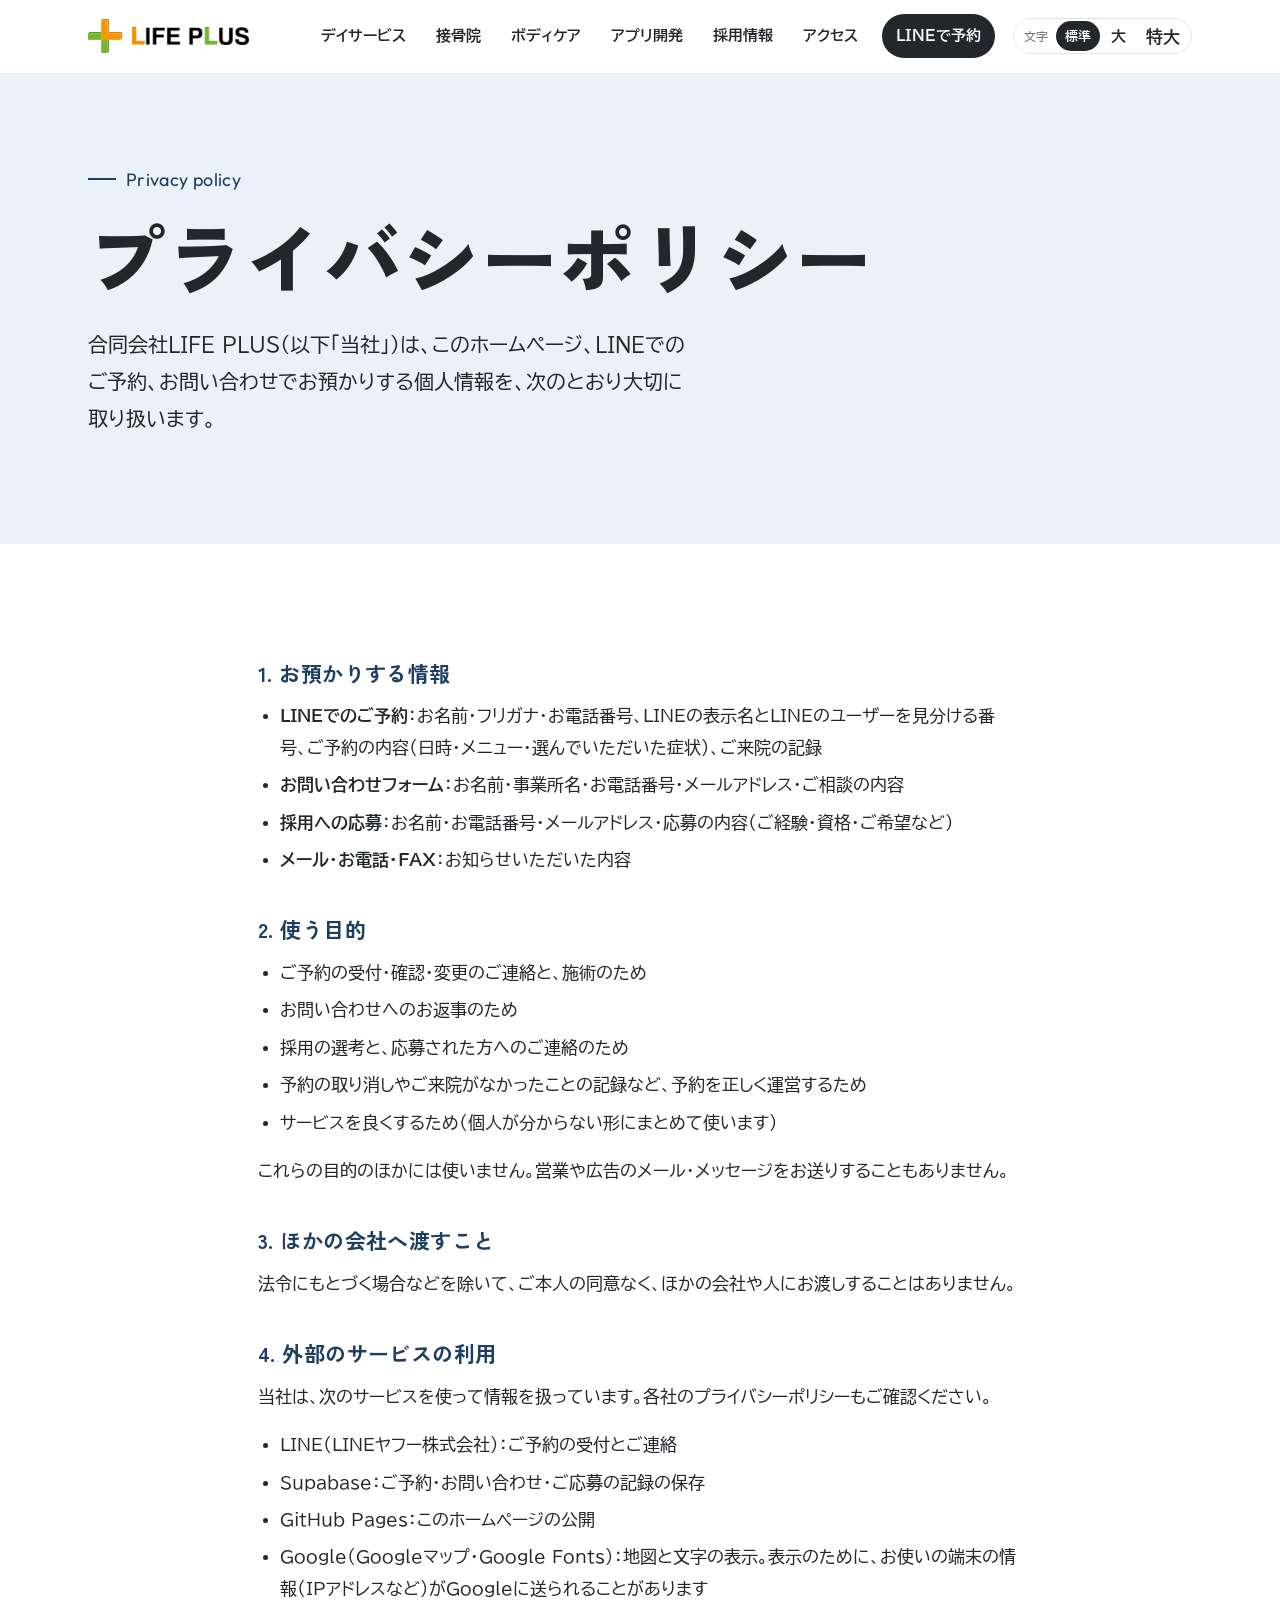
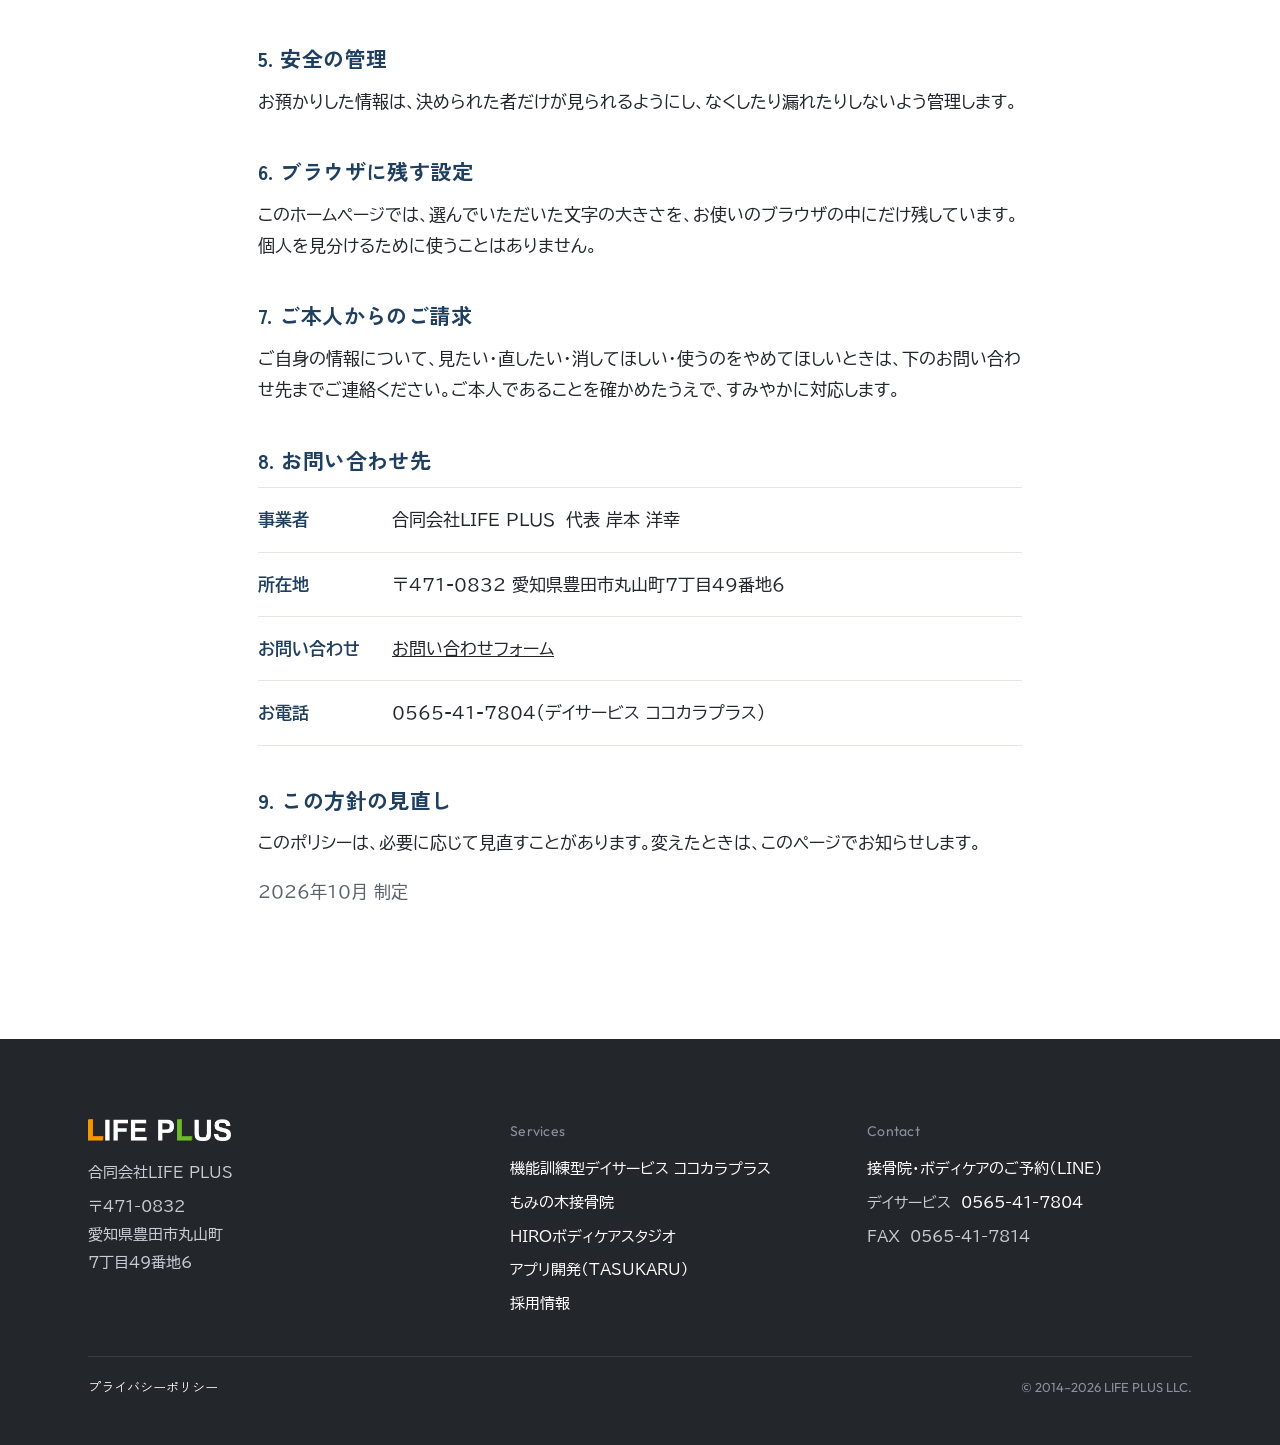
<file: docs/privacy/index.html>
<!doctype html>
<html lang="ja">
<head>
  <meta charset="utf-8">
  <meta name="viewport" content="width=device-width, initial-scale=1, viewport-fit=cover">
  <title>プライバシーポリシー｜合同会社LIFE PLUS</title>
  <meta name="description" content="合同会社LIFE PLUSのプライバシーポリシー。ホームページ・LINEでのご予約・お問い合わせでお預かりする個人情報の取り扱いについて。">
  <meta property="og:title" content="プライバシーポリシー｜合同会社LIFE PLUS">
  <meta property="og:description" content="合同会社LIFE PLUSのプライバシーポリシー。ホームページ・LINEでのご予約・お問い合わせでお預かりする個人情報の取り扱いについて。">
  <meta property="og:type" content="website">
  <meta property="og:image" content="https://lifeplusllc.com/img/logo.png">
  <meta name="theme-color" content="#ffffff">
  <link rel="icon" href="../img/icon-32.png" sizes="32x32">
  <link rel="apple-touch-icon" href="../img/icon-180.png">
  <link rel="preconnect" href="https://fonts.googleapis.com">
  <link rel="preconnect" href="https://fonts.gstatic.com" crossorigin>
  <link rel="stylesheet" href="https://fonts.googleapis.com/css2?family=BIZ+UDPGothic:wght@400;700&family=Outfit:wght@300;400;500&family=Zen+Kaku+Gothic+New:wght@500;700;900&display=swap">
  <link rel="stylesheet" href="../site.css?v=20261028ph">
<!-- lifeplus-seo-v1 -->
<link rel="canonical" href="https://lifeplusllc.com/privacy/">
</head>
<body class="c-app">
<header class="site-top">
  <div class="wrap">
    <a class="logo" href="../" aria-label="LIFE PLUS トップへ"><img class="mk" src="../img/mark.svg" alt="" width="34" height="34"><img class="wm" src="../img/wordmark.png" alt="LIFE PLUS" width="117" height="18"></a>
    <button class="menu-btn" type="button" aria-expanded="false" aria-controls="nav" aria-label="メニューを開く"><span class="hb" aria-hidden="true"><i></i><i></i><i></i></span><span class="mb-lb en" aria-hidden="true">MENU</span></button>
    <nav class="nav" id="nav" aria-label="ページの案内"><a href="../dayservice/">デイサービス</a><a href="../sekkotsu/">接骨院</a><a href="../bodycare/">ボディケア</a><a href="../apps/">アプリ開発</a><a href="../recruit/">採用情報</a><a href="../#access">アクセス</a><a class="rsv" href="https://liff.line.me/2012042545-nlHLpIre/yoyaku/">LINEで予約</a></nav>
    <div class="size" role="group" aria-label="文字の大きさ">
      <span class="size-lb">文字</span>
      <button type="button" data-size="1" aria-pressed="true">標準</button>
      <button type="button" data-size="1.2" aria-pressed="false">大</button>
      <button type="button" data-size="1.4" aria-pressed="false">特大</button>
    </div>
  </div>
</header>
<main class="zoom">
<!-- lifeplus-apps-v1 -->
<div class="page-head">
  <div class="wrap">
    <p class="en">Privacy policy</p>
    <h1>プライバシーポリシー</h1>
    <p class="lead">合同会社LIFE PLUS（以下「当社」）は、このホームページ、LINEでのご予約、お問い合わせでお預かりする個人情報を、次のとおり大切に取り扱います。</p>
  </div>
</div>

<section>
  <div class="wrap policy">
    <h2>1. お預かりする情報</h2>
    <ul>
      <li><b>LINEでのご予約</b>：お名前・フリガナ・お電話番号、LINEの表示名とLINEのユーザーを見分ける番号、ご予約の内容（日時・メニュー・選んでいただいた症状）、ご来院の記録</li>
      <li><b>お問い合わせフォーム</b>：お名前・事業所名・お電話番号・メールアドレス・ご相談の内容</li>
      <li><b>採用への応募</b>：お名前・お電話番号・メールアドレス・応募の内容（ご経験・資格・ご希望など）</li>
      <li><b>メール・お電話・FAX</b>：お知らせいただいた内容</li>
    </ul>

    <h2>2. 使う目的</h2>
    <ul>
      <li>ご予約の受付・確認・変更のご連絡と、施術のため</li>
      <li>お問い合わせへのお返事のため</li>
      <li>採用の選考と、応募された方へのご連絡のため</li>
      <li>予約の取り消しやご来院がなかったことの記録など、予約を正しく運営するため</li>
      <li>サービスを良くするため（個人が分からない形にまとめて使います）</li>
    </ul>
    <p>これらの目的のほかには使いません。営業や広告のメール・メッセージをお送りすることもありません。</p>

    <h2>3. ほかの会社へ渡すこと</h2>
    <p>法令にもとづく場合などを除いて、ご本人の同意なく、ほかの会社や人にお渡しすることはありません。</p>

    <h2>4. 外部のサービスの利用</h2>
    <p>当社は、次のサービスを使って情報を扱っています。各社のプライバシーポリシーもご確認ください。</p>
    <ul>
      <li>LINE（LINEヤフー株式会社）：ご予約の受付とご連絡</li>
      <li>Supabase：ご予約・お問い合わせ・ご応募の記録の保存</li>
      <li>GitHub Pages：このホームページの公開</li>
      <li>Google（Googleマップ・Google Fonts）：地図と文字の表示。表示のために、お使いの端末の情報（IPアドレスなど）がGoogleに送られることがあります</li>
    </ul>

    <h2>5. 安全の管理</h2>
    <p>お預かりした情報は、決められた者だけが見られるようにし、なくしたり漏れたりしないよう管理します。</p>

    <h2>6. ブラウザに残す設定</h2>
    <p>このホームページでは、選んでいただいた文字の大きさを、お使いのブラウザの中にだけ残しています。個人を見分けるために使うことはありません。</p>

    <h2>7. ご本人からのご請求</h2>
    <p>ご自身の情報について、見たい・直したい・消してほしい・使うのをやめてほしいときは、下のお問い合わせ先までご連絡ください。ご本人であることを確かめたうえで、すみやかに対応します。</p>

    <h2>8. お問い合わせ先</h2>
    <dl class="facts">
      <dt>事業者</dt><dd>合同会社LIFE PLUS　代表 岸本 洋幸</dd>
      <dt>所在地</dt><dd>〒471-0832 愛知県豊田市丸山町7丁目49番地6</dd>
      <dt>お問い合わせ</dt><dd><a href="../apps/#inquiry">お問い合わせフォーム</a><!-- lifeplus-nomail-v1 --></dd>
      <dt>お電話</dt><dd>0565-41-7804（デイサービス ココカラプラス）</dd>
    </dl>

    <h2>9. この方針の見直し</h2>
    <p>このポリシーは、必要に応じて見直すことがあります。変えたときは、このページでお知らせします。</p>
    <p class="muted">2026年10月 制定</p>
  </div>
</section>
</main>

<footer class="site-foot zoom"><!-- lifeplus-foot-trim-v1 --><!-- lifeplus-foot-pc-v1 -->
  <div class="wrap">
    <div><img class="wm" src="../img/wordmark-w.png" alt="LIFE PLUS" width="143" height="22"><p>合同会社LIFE PLUS</p><p>〒471-0832<br>愛知県豊田市丸山町<br>7丁目49番地6</p></div>
    <div class="foot-pc"><h4>Services</h4><p><a href="../dayservice/">機能訓練型デイサービス ココカラプラス</a></p><p><a href="../sekkotsu/">もみの木接骨院</a></p><p><a href="../bodycare/">HIROボディケアスタジオ</a></p><p><a href="../apps/">アプリ開発（TASUKARU）</a></p><p><a href="../recruit/">採用情報</a></p></div>
    <div class="foot-pc"><h4>Contact</h4><p><a href="https://liff.line.me/2012042545-nlHLpIre/yoyaku/">接骨院・ボディケアのご予約（LINE）</a></p><p>デイサービス　<a href="tel:0565417804">0565-41-7804</a></p><p>FAX　0565-41-7814</p></div>
    <p class="copy"><a href="../privacy/">プライバシーポリシー</a><span>© 2014–<span data-year>2026</span> LIFE PLUS LLC.</span></p>
  </div>
</footer>
<script src="../config.js?v=20261023f"></script>
<script src="../site.js?v=20261028cr"></script>
</body>
</html>
</file>
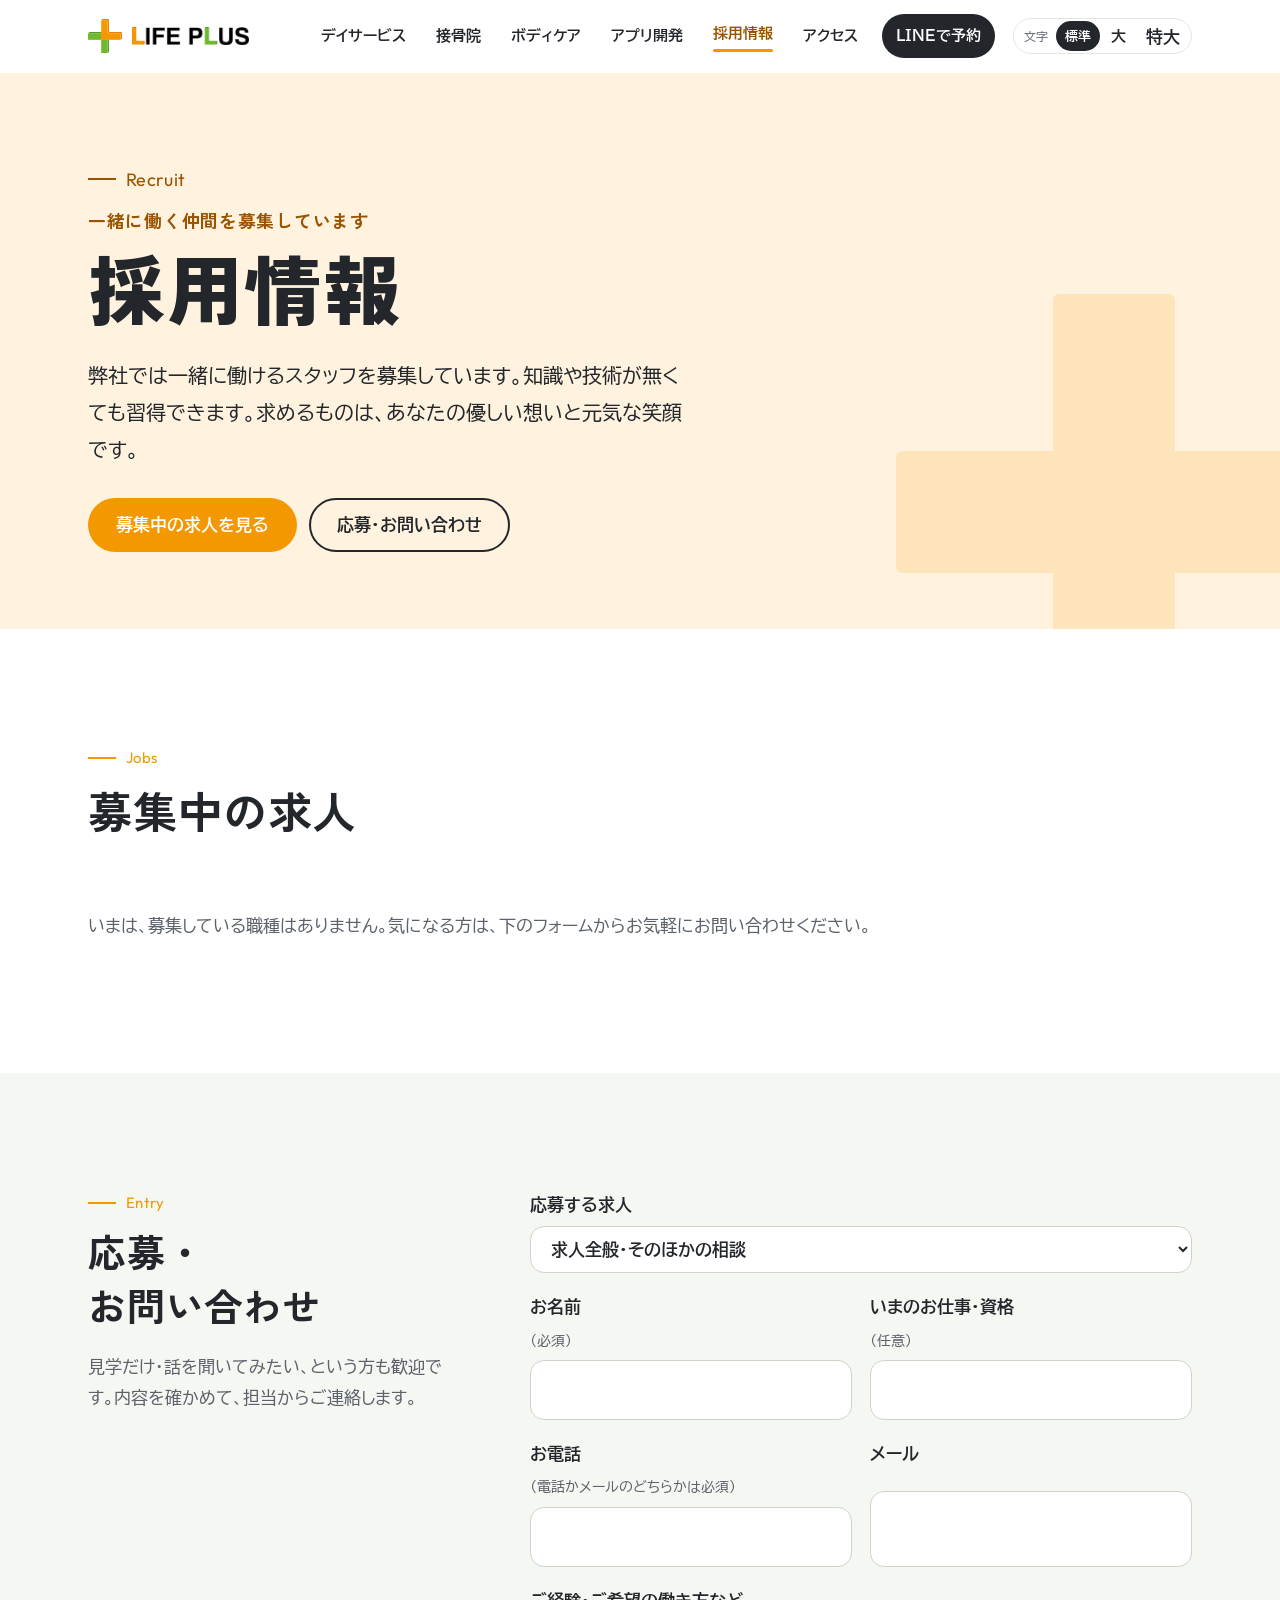
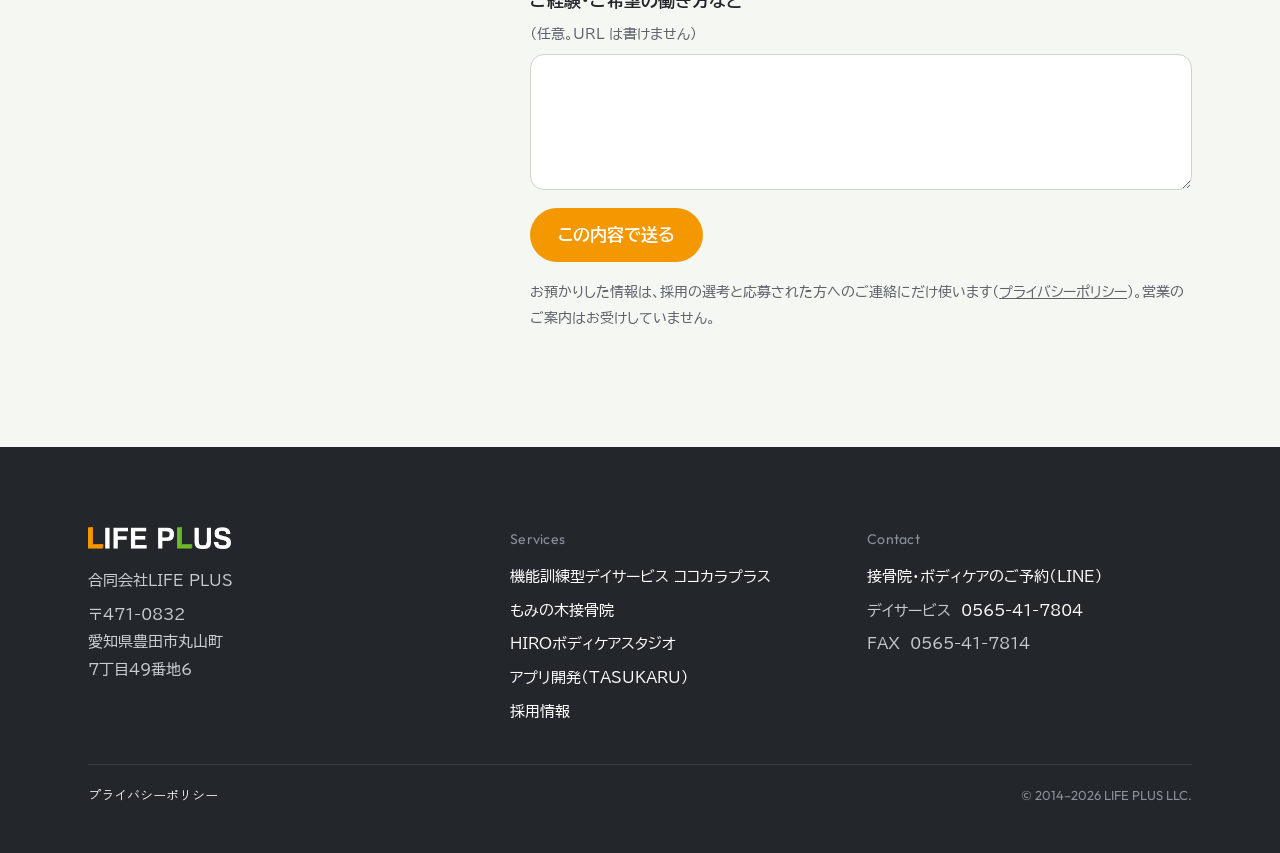
<file: docs/recruit/index.html>
<!doctype html>
<html lang="ja">
<head>
  <meta charset="utf-8">
  <meta name="viewport" content="width=device-width, initial-scale=1, viewport-fit=cover">
  <title>採用情報｜合同会社LIFE PLUS（デイサービス・接骨院）</title>
  <meta name="description" content="豊田市丸山町の合同会社LIFE PLUSの採用情報。機能訓練型デイサービス ココカラプラス、もみの木接骨院で一緒に働く仲間を募集しています。">
  <meta property="og:title" content="採用情報｜合同会社LIFE PLUS">
  <meta property="og:description" content="豊田市丸山町の合同会社LIFE PLUSの採用情報。機能訓練型デイサービス ココカラプラス、もみの木接骨院で一緒に働く仲間を募集しています。">
  <meta property="og:type" content="website">
  <meta property="og:image" content="https://lifeplusllc.com/img/logo.png">
  <meta name="theme-color" content="#ffffff">
  <link rel="icon" href="../img/icon-32.png" sizes="32x32">
  <link rel="apple-touch-icon" href="../img/icon-180.png">
  <link rel="preconnect" href="https://fonts.googleapis.com">
  <link rel="preconnect" href="https://fonts.gstatic.com" crossorigin>
  <link rel="stylesheet" href="https://fonts.googleapis.com/css2?family=BIZ+UDPGothic:wght@400;700&family=Outfit:wght@300;400;500&family=Zen+Kaku+Gothic+New:wght@500;700;900&display=swap">
  <link rel="stylesheet" href="../site.css?v=20261105vo">
<!-- lifeplus-seo-v1 -->
<link rel="canonical" href="https://lifeplusllc.com/recruit/">
</head>
<body class="c-day">
<header class="site-top">
  <div class="wrap">
    <a class="logo" href="../" aria-label="LIFE PLUS トップへ"><img class="mk" src="../img/mark.svg" alt="" width="34" height="34"><img class="wm" src="../img/wordmark.png" alt="LIFE PLUS" width="117" height="18"></a>
    <button class="menu-btn" type="button" aria-expanded="false" aria-controls="nav" aria-label="メニューを開く"><span class="hb" aria-hidden="true"><i></i><i></i><i></i></span><span class="mb-lb en" aria-hidden="true">MENU</span></button>
    <nav class="nav" id="nav" aria-label="ページの案内"><a href="../dayservice/">デイサービス</a><a href="../sekkotsu/">接骨院</a><a href="../bodycare/">ボディケア</a><a href="../apps/">アプリ開発</a><a href="../recruit/" aria-current="page">採用情報</a><a href="../#access">アクセス</a><a class="rsv" href="https://liff.line.me/2012042545-nlHLpIre/yoyaku/">LINEで予約</a></nav>
    <div class="size" role="group" aria-label="文字の大きさ">
      <span class="size-lb">文字</span>
      <button type="button" data-size="1" aria-pressed="true">標準</button>
      <button type="button" data-size="1.2" aria-pressed="false">大</button>
      <button type="button" data-size="1.4" aria-pressed="false">特大</button>
    </div>
  </div>
</header>
<main class="zoom">
<!-- lifeplus-site-cms-v1 -->
<div class="page-head">
  <span class="deco" aria-hidden="true"></span>
  <div class="wrap">
    <p class="en">Recruit</p>
    <h1><small>一緒に働く仲間を募集しています</small>採用情報</h1>
    <p class="lead">弊社では一緒に働けるスタッフを募集しています。知識や技術が無くても習得できます。求めるものは、あなたの優しい想いと元気な笑顔です。</p>
    <div class="btn-row"><a class="btn solid" href="#jobs">募集中の求人を見る</a><a class="btn outline" href="#voices" data-voices-link hidden>はたらく人の声</a><a class="btn outline" href="#apply">応募・お問い合わせ</a></div>
  </div>
</div>

<section id="jobs">
  <div class="wrap">
    <div class="sec-head"><span class="en">Jobs</span><h2>募集中の求人</h2></div>
    <div class="job-chips" data-job-chips hidden role="group" aria-label="事業でしぼりこむ"></div>
    <p class="muted" data-jobs-none>いまは、募集している職種はありません。気になる方は、下のフォームからお気軽にお問い合わせください。</p>
    <div class="jobs" data-jobs></div>
  </div>
</section>

<section id="voices" class="voices-sec" data-voices-sec hidden><!-- lifeplus-site-voices-v1：1件も出していなければ、この欄は出ない -->
  <div class="wrap">
    <div class="sec-head"><span class="en">Voices</span><h2>はたらく人の声</h2><p class="muted" style="margin:6px 0 0">いま一緒に働いている職員に、仕事のことを聞きました。</p></div>
    <div class="voices" data-voices></div>
  </div>
</section>

<section class="tint" id="apply">
  <div class="wrap split">
    <div class="sec-head"><span class="en">Entry</span><h2>応募・<br>お問い合わせ</h2>
      <p class="muted" style="margin-top:12px">見学だけ・話を聞いてみたい、という方も歓迎です。内容を確かめて、担当からご連絡します。</p></div>
    <form class="form" id="contact" data-business="recruit" novalidate>
      <label>応募する求人
        <select name="jobId"><option value="">求人全般・そのほかの相談</option></select>
      </label>
      <div class="two">
        <label>お名前 <small>（必須）</small><input name="name" autocomplete="name" maxlength="40" required></label>
        <label>いまのお仕事・資格 <small>（任意）</small><input name="org" autocomplete="organization" maxlength="60"></label>
      </div>
      <div class="two">
        <label>お電話 <small>（電話かメールのどちらかは必須）</small><input name="phone" type="tel" inputmode="tel" autocomplete="tel" maxlength="20"></label>
        <label>メール<input name="email" type="email" autocomplete="email" maxlength="120"></label>
      </div>
      <label>ご経験・ご希望の働き方など <small>（任意。URL は書けません）</small><textarea name="body" maxlength="800"></textarea></label>
      <div class="hp" aria-hidden="true"><label>空けておいてください<input name="website" tabindex="-1" autocomplete="off"></label></div>
      <div class="msg" hidden role="status"></div>
      <button class="btn solid" type="submit">この内容で送る</button>
      <p class="muted small" style="margin:0">お預かりした情報は、採用の選考と応募された方へのご連絡にだけ使います（<a href="../privacy/">プライバシーポリシー</a>）。営業のご案内はお受けしていません。</p>
    </form>
  </div>
</section>
</main>

<footer class="site-foot zoom"><!-- lifeplus-foot-trim-v1 --><!-- lifeplus-foot-pc-v1 -->
  <div class="wrap">
    <div><img class="wm" src="../img/wordmark-w.png" alt="LIFE PLUS" width="143" height="22"><p>合同会社LIFE PLUS</p><p>〒471-0832<br>愛知県豊田市丸山町<br>7丁目49番地6</p></div>
    <div class="foot-pc"><h4>Services</h4><p><a href="../dayservice/">機能訓練型デイサービス ココカラプラス</a></p><p><a href="../sekkotsu/">もみの木接骨院</a></p><p><a href="../bodycare/">HIROボディケアスタジオ</a></p><p><a href="../apps/">アプリ開発（TASUKARU）</a></p><p><a href="../recruit/">採用情報</a></p></div>
    <div class="foot-pc"><h4>Contact</h4><p><a href="https://liff.line.me/2012042545-nlHLpIre/yoyaku/">接骨院・ボディケアのご予約（LINE）</a></p><p>デイサービス　<a href="tel:0565417804">0565-41-7804</a></p><p>FAX　0565-41-7814</p></div>
    <p class="copy"><a href="../privacy/">プライバシーポリシー</a><span>© 2014–<span data-year>2026</span> LIFE PLUS LLC.</span></p>
  </div>
</footer>
<script src="../config.js?v=20261023f"></script>
<script src="../site.js?v=20261105vo"></script>
</body>
</html>
</file>
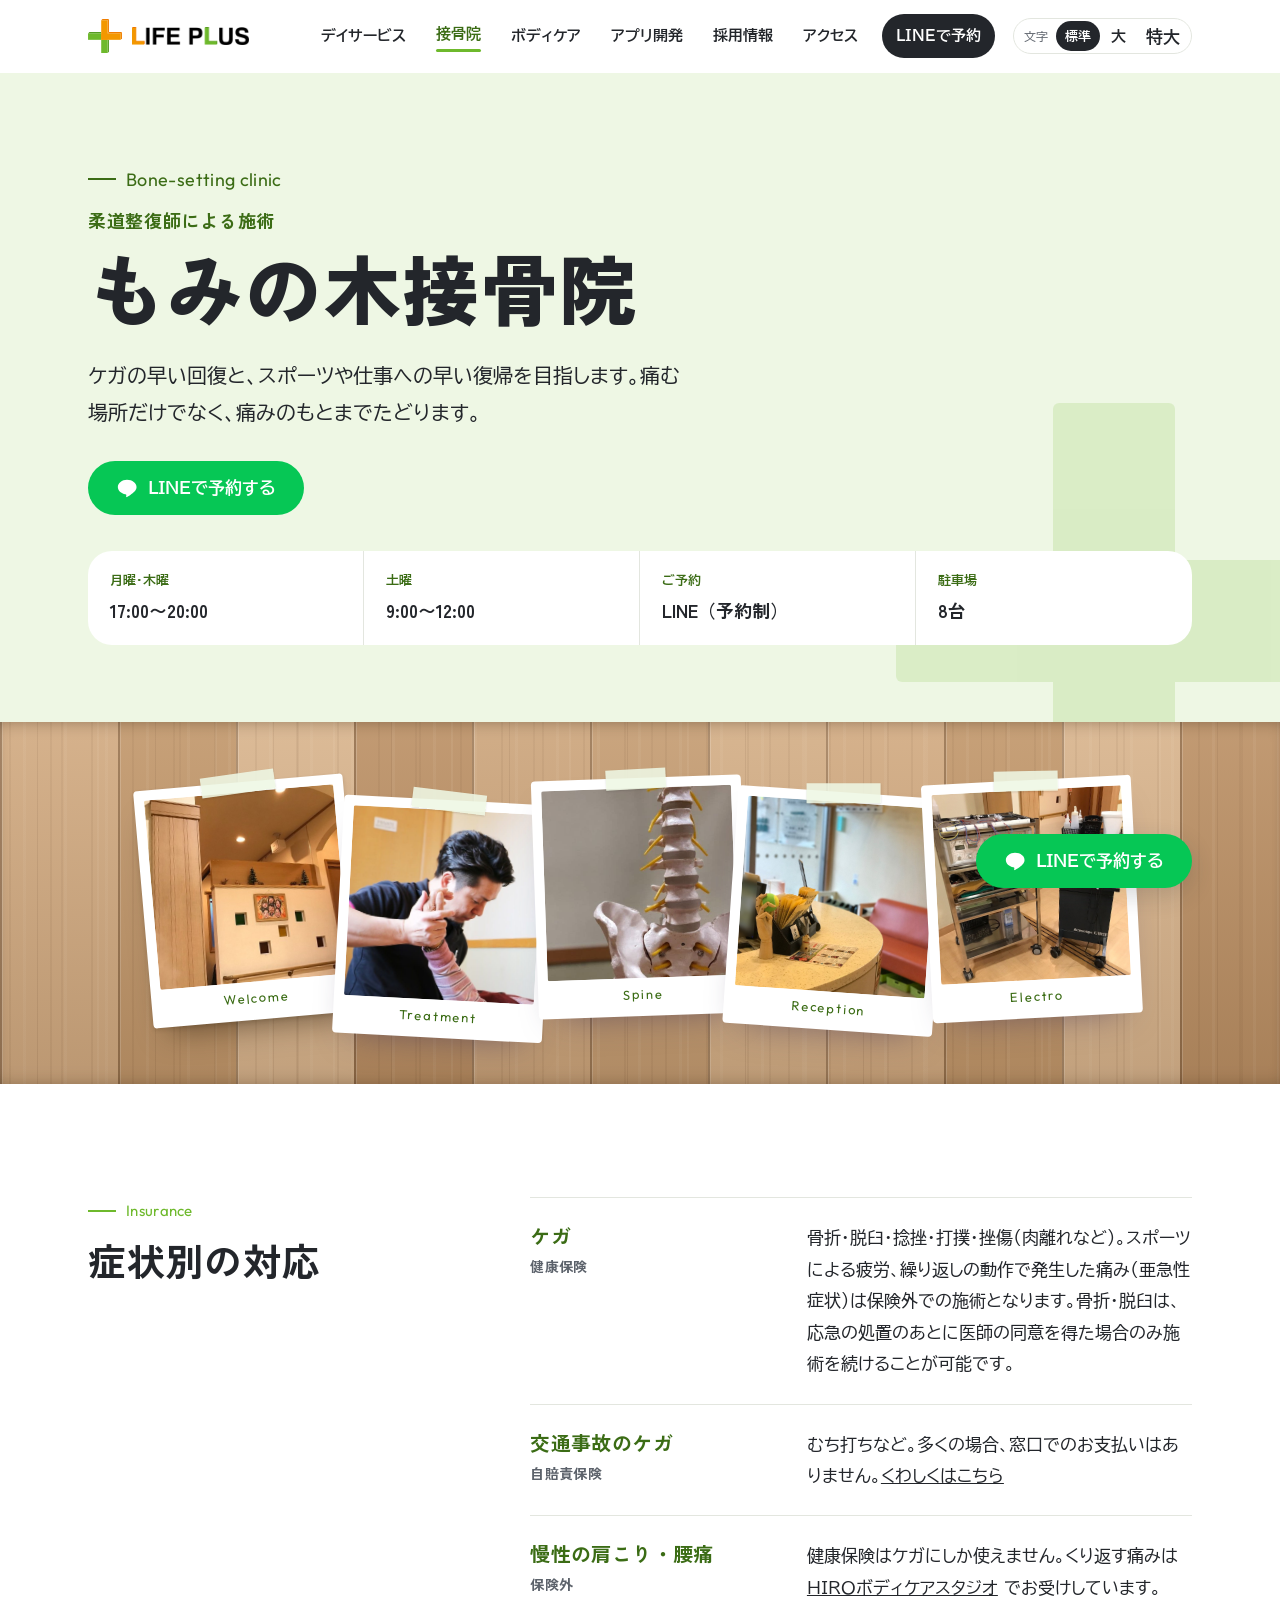
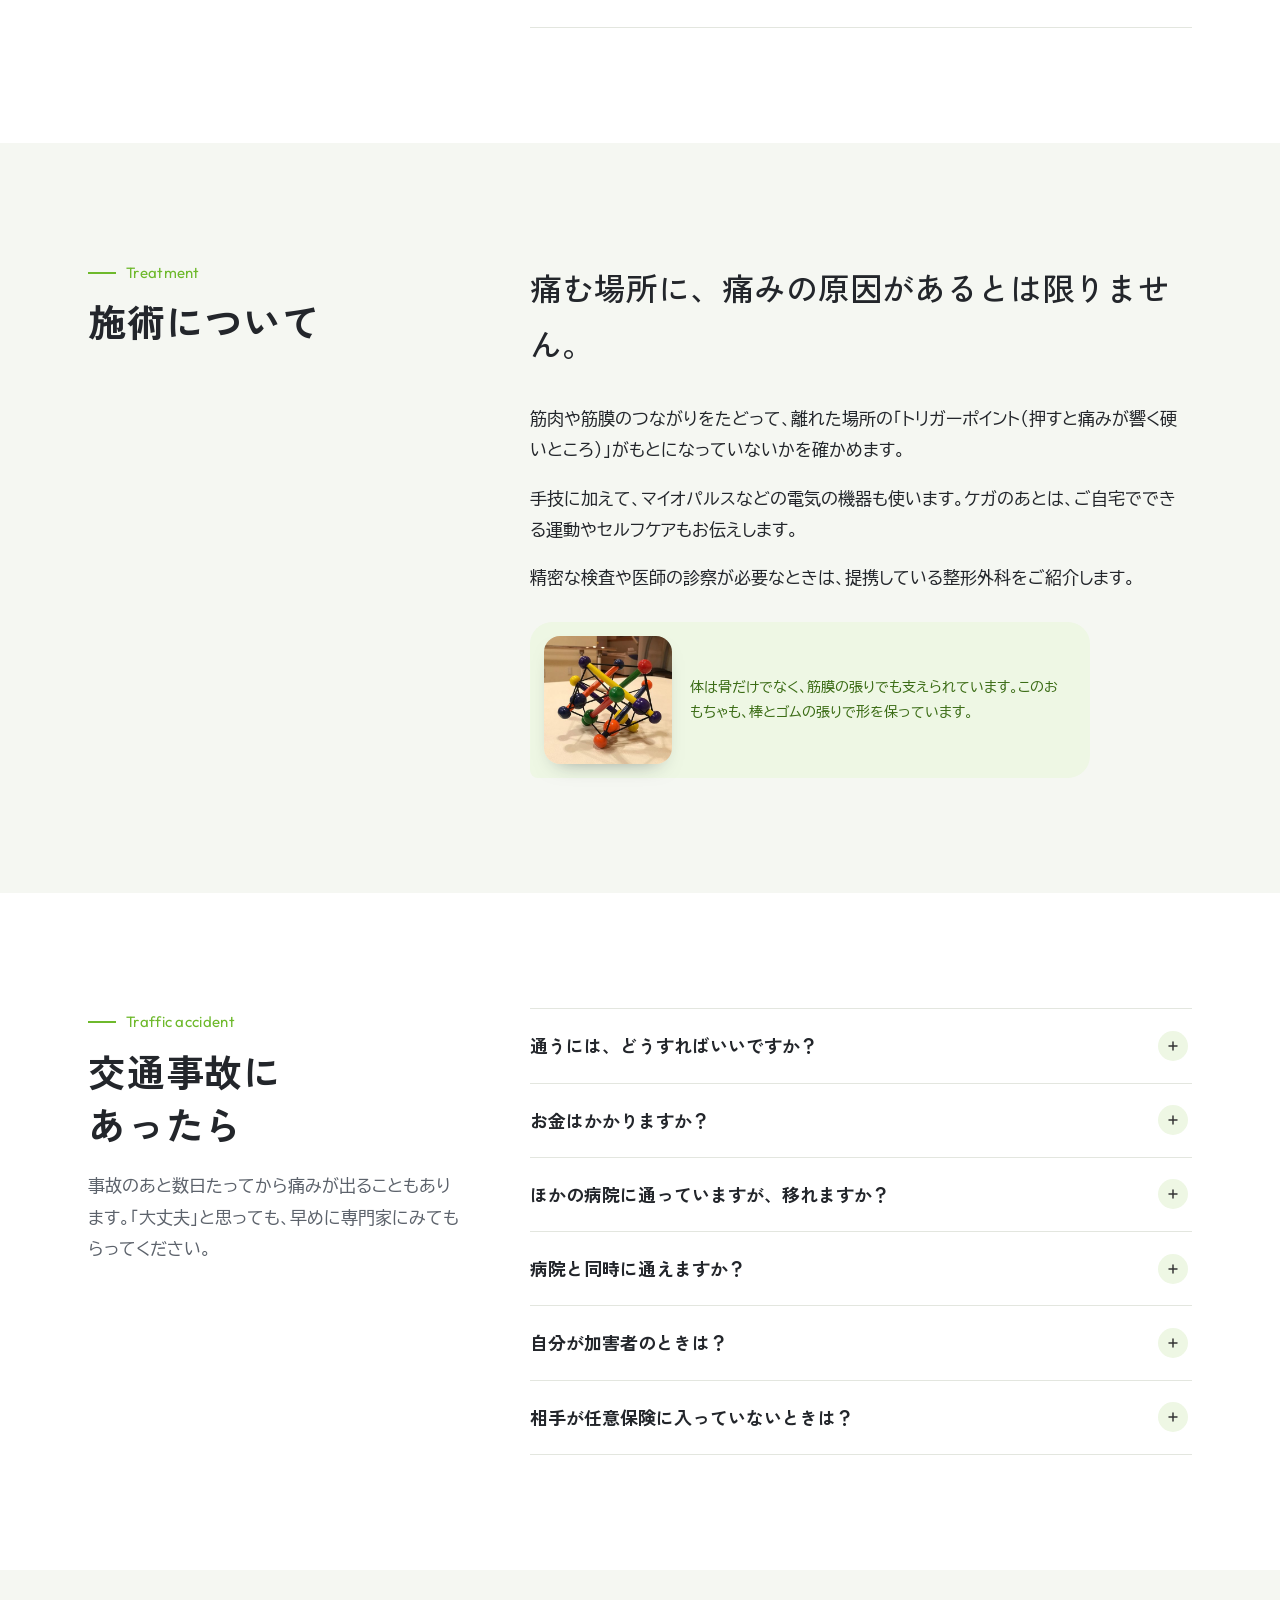
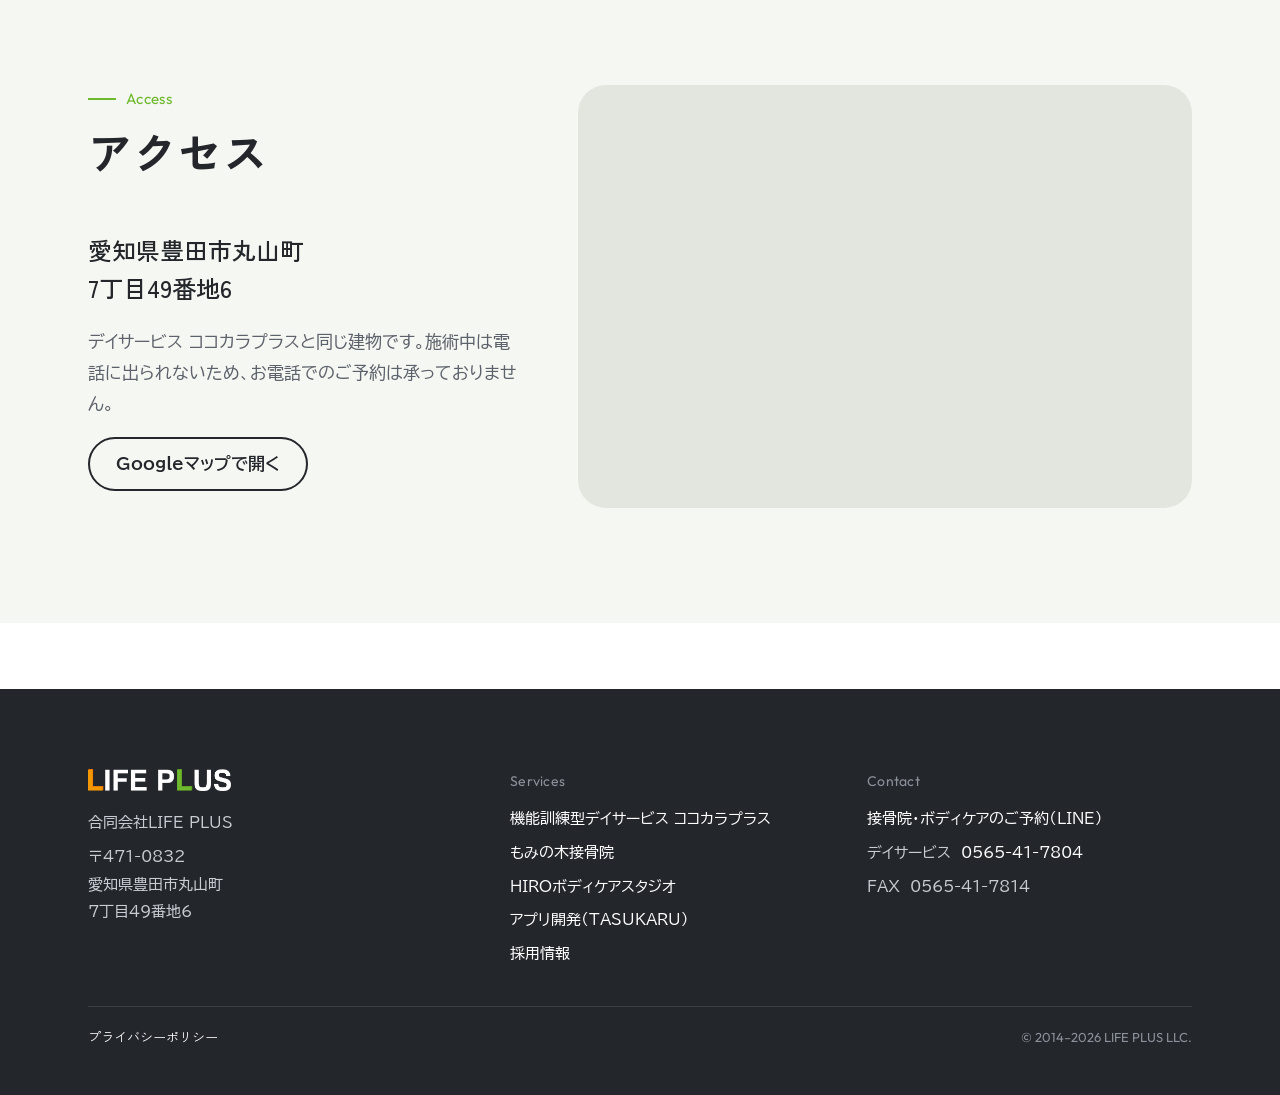
<file: docs/sekkotsu/index.html>
<!doctype html>
<html lang="ja">
<head>
  <meta charset="utf-8">
  <meta name="viewport" content="width=device-width, initial-scale=1, viewport-fit=cover">
  <title>もみの木接骨院｜豊田市丸山町（ケガ・交通事故）</title>
  <meta name="description" content="豊田市丸山町のもみの木接骨院。骨折・脱臼・捻挫・打撲・挫傷などのケガは健康保険、交通事故のケガは自賠責保険で施術を受けられます。ご予約はLINEから。">
  <meta property="og:title" content="もみの木接骨院｜豊田市丸山町（ケガ・交通事故）">
  <meta property="og:description" content="豊田市丸山町のもみの木接骨院。骨折・脱臼・捻挫・打撲・挫傷などのケガは健康保険、交通事故のケガは自賠責保険で施術を受けられます。ご予約はLINEから。">
  <meta property="og:type" content="website">
  <meta property="og:image" content="https://lifeplusllc.com/img/logo.png">
  <meta name="theme-color" content="#ffffff">
  <link rel="icon" href="../img/icon-32.png" sizes="32x32">
  <link rel="apple-touch-icon" href="../img/icon-180.png">
  <link rel="preconnect" href="https://fonts.googleapis.com">
  <link rel="preconnect" href="https://fonts.gstatic.com" crossorigin>
  <link rel="stylesheet" href="https://fonts.googleapis.com/css2?family=BIZ+UDPGothic:wght@400;700&family=Outfit:wght@300;400;500&family=Zen+Kaku+Gothic+New:wght@500;700;900&display=swap">
  <link rel="stylesheet" href="../site.css?v=20261028ph">
<!-- lifeplus-seo-v1 -->
<link rel="canonical" href="https://lifeplusllc.com/sekkotsu/">
<script type="application/ld+json">
{
  "@context": "https://schema.org",
  "@type": "MedicalBusiness",
  "name": "もみの木接骨院",
  "url": "https://lifeplusllc.com/sekkotsu/",
  "image": "https://lifeplusllc.com/img/logo.png",
  "address": {
    "@type": "PostalAddress",
    "postalCode": "471-0832",
    "addressRegion": "愛知県",
    "addressLocality": "豊田市",
    "streetAddress": "丸山町7丁目49番地6",
    "addressCountry": "JP"
  },
  "openingHoursSpecification": [
    {
      "@type": "OpeningHoursSpecification",
      "dayOfWeek": [
        "Monday",
        "Thursday"
      ],
      "opens": "17:00",
      "closes": "20:00"
    },
    {
      "@type": "OpeningHoursSpecification",
      "dayOfWeek": "Saturday",
      "opens": "09:00",
      "closes": "12:00"
    }
  ],
  "parentOrganization": {
    "@type": "Organization",
    "name": "合同会社LIFE PLUS",
    "url": "https://lifeplusllc.com/"
  }
}
</script><!-- lifeplus-seo-v2: 電話番号は載せない -->
</head>
<body class="c-kotsu">
<header class="site-top">
  <div class="wrap">
    <a class="logo" href="../" aria-label="LIFE PLUS トップへ"><img class="mk" src="../img/mark.svg" alt="" width="34" height="34"><img class="wm" src="../img/wordmark.png" alt="LIFE PLUS" width="117" height="18"></a>
    <button class="menu-btn" type="button" aria-expanded="false" aria-controls="nav" aria-label="メニューを開く"><span class="hb" aria-hidden="true"><i></i><i></i><i></i></span><span class="mb-lb en" aria-hidden="true">MENU</span></button>
    <nav class="nav" id="nav" aria-label="ページの案内"><a href="../dayservice/">デイサービス</a><a href="../sekkotsu/" aria-current="page">接骨院</a><a href="../bodycare/">ボディケア</a><a href="../apps/">アプリ開発</a><a href="../recruit/">採用情報</a><a href="../#access">アクセス</a><a class="rsv" href="https://liff.line.me/2012042545-nlHLpIre/yoyaku/">LINEで予約</a></nav>
    <div class="size" role="group" aria-label="文字の大きさ">
      <span class="size-lb">文字</span>
      <button type="button" data-size="1" aria-pressed="true">標準</button>
      <button type="button" data-size="1.2" aria-pressed="false">大</button>
      <button type="button" data-size="1.4" aria-pressed="false">特大</button>
    </div>
  </div>
</header>
<main class="zoom">
<div class="page-head">
  <span class="deco" aria-hidden="true"></span>
  <div class="wrap">
    <p class="en">Bone-setting clinic</p>
    <h1><small>柔道整復師による施術</small>もみの木接骨院</h1>
    <p class="lead">ケガの早い回復と、スポーツや仕事への早い復帰を目指します。痛む場所だけでなく、痛みのもとまでたどります。</p>
    <div class="btn-row"><a class="btn line" href="https://liff.line.me/2012042545-nlHLpIre/yoyaku/"><svg viewBox="0 0 24 24" aria-hidden="true"><path fill="currentColor" d="M12 3C6.5 3 2 6.6 2 11c0 3.9 3.5 7.2 8.3 7.9.3.1.8.2.9.5.1.3.1.7 0 1l-.1.9c0 .3-.2 1 .9.6 1.1-.5 6-3.5 8.2-6 1.5-1.6 2.2-3.3 2.2-5C22.4 6.6 17.9 3 12 3z"/></svg>LINEで予約する</a></div>
    <div class="strip" style="margin-top:36px">
      <div data-rsv-cell><b>月曜・木曜</b><span>17:00〜20:00</span></div>
      <div data-rsv-cell><b>土曜</b><span>9:00〜12:00</span></div>
      <div><b>ご予約</b><span>LINE（予約制）</span></div>
      <div><b>駐車場</b><span>8台</span></div>
    </div>
  </div>
</div>

<section class="news-band" data-news="sekkotsu" data-max="3" hidden aria-label="お知らせ"><!-- lifeplus-site-cms-v1 -->
  <div class="wrap news-in"><div class="sec-head"><span class="en">News</span><h2>お知らせ</h2></div><ul class="news-list"></ul></div>
</section>

<div class="photos-band"><!-- lifeplus-site-photos-v1 -->
  <div class="wrap photos polaroid">
    <figure data-cap="Welcome"><!-- lifeplus-kotsu-polaroid-more-v1 --><img src="../img/ph/kotsu-entrance.jpg" alt="接骨院の入口と待合" width="700" height="456" loading="lazy"></figure>
    <figure data-cap="Treatment"><!-- lifeplus-kotsu-polaroid-v1 --><img data-photo="kotsu_1" src="../img/ph/care.jpg" alt="腕を支えて施術している様子" width="1017" height="763" loading="lazy"></figure>
    <figure data-cap="Spine"><img data-photo="kotsu_2" src="../img/ph/spine.jpg" alt="背骨と骨盤の模型" width="800" height="600" loading="lazy"></figure>
    <figure data-cap="Reception"><!-- lifeplus-kotsu-fig-v1 --><!-- lifeplus-kotsu-reception-v1 --><img src="../img/ph/kotsu-reception.jpg" alt="受付のカウンターと待合のソファ" style="object-position:40% 60%" width="1400" height="1050" loading="lazy"></figure>
    <figure data-cap="Electro"><!-- lifeplus-kotsu-machines-v1 --><img src="../img/ph/kotsu-machines.jpg" alt="マイオパルスとアキュスコープの電気の機器" width="1280" height="960" loading="lazy"></figure>
  </div>
</div>

<section>
  <div class="wrap split">
    <div class="sec-head"><span class="en">Insurance</span><h2>症状別の対応</h2></div>
    <div class="feature">
      <div><h3>ケガ<br><span class="muted small">健康保険</span></h3><p>骨折・脱臼・捻挫・打撲・挫傷（肉離れなど）。スポーツによる疲労、繰り返しの動作で発生した痛み（亜急性症状）は保険外での施術となります。骨折・脱臼は、応急の処置のあとに医師の同意を得た場合のみ施術を続けることが可能です。</p></div>
      <div><h3>交通事故のケガ<br><span class="muted small">自賠責保険</span></h3><p>むち打ちなど。多くの場合、窓口でのお支払いはありません。<a href="#jiko">くわしくはこちら</a></p></div>
      <div><h3>慢性の肩こり・腰痛<br><span class="muted small">保険外</span></h3><p>健康保険はケガにしか使えません。くり返す痛みは <a href="../bodycare/">HIROボディケアスタジオ</a> でお受けしています。</p></div>
    </div>
  </div>
</section>

<section class="tint">
  <div class="wrap split">
    <div class="sec-head"><span class="en">Treatment</span><h2>施術について</h2></div>
    <div>
      <p class="big-text">痛む場所に、痛みの原因があるとは限りません。</p>
      <p>筋肉や筋膜のつながりをたどって、離れた場所の「トリガーポイント（押すと痛みが響く硬いところ）」がもとになっていないかを確かめます。</p>
      <p>手技に加えて、マイオパルスなどの電気の機器も使います。ケガのあとは、ご自宅でできる運動やセルフケアもお伝えします。</p>
      <p style="margin:0">精密な検査や医師の診察が必要なときは、提携している整形外科をご紹介します。</p>
      <figure class="fig fig-mini"><img src="../img/ph/fascia.jpg" alt="棒とゴムで形を保つおもちゃ" width="608" height="456" loading="lazy">
        <figcaption>体は骨だけでなく、筋膜の張りでも支えられています。このおもちゃも、棒とゴムの張りで形を保っています。</figcaption></figure>
    </div>
  </div>
</section>

<section id="jiko">
  <div class="wrap split">
    <div class="sec-head"><span class="en">Traffic accident</span><h2>交通事故に<br>あったら</h2>
      <p class="muted" style="margin-top:12px">事故のあと数日たってから痛みが出ることもあります。「大丈夫」と思っても、早めに専門家にみてもらってください。</p></div>
    <div class="qa">
      <details><summary>通うには、どうすればいいですか？</summary><div><p>当院に通うことを保険会社に伝えてください。来院したあとに伝えていただいてもかまいません。通う医療機関（整形外科・接骨院）は、患者さまが選べます。</p></div></details>
      <details><summary>お金はかかりますか？</summary><div><p>通常は、相手の方の自賠責保険から施術費が支払われるため、窓口でのお支払いはありません。当院から保険会社に請求します。</p></div></details>
      <details><summary>ほかの病院に通っていますが、移れますか？</summary><div><p>保険会社に通い先を変えると伝えていただければ移れます。「変えられない」と言われたときはご相談ください。</p></div></details>
      <details><summary>病院と同時に通えますか？</summary><div><p>通えます。医療機関（整形外科など）と連絡を取りながら施術を進めます。</p></div></details>
      <details><summary>自分が加害者のときは？</summary><div><p>ご自身の任意保険に「人身傷害補償」が付いていれば、その範囲で通えます。自損事故も同じです。まずは保険の内容を確かめてください。</p></div></details>
      <details><summary>相手が任意保険に入っていないときは？</summary><div><p>相手の車に自賠責保険がかかっていれば、自賠責保険に請求できます。ひき逃げや無保険の車との事故では、国の「政府保障事業」で救済される場合があります。</p></div></details>
    </div>
  </div>
</section>

<section class="tint">
  <div class="wrap access">
    <div><div class="sec-head"><span class="en">Access</span><h2>アクセス</h2></div><p class="addr">愛知県豊田市丸山町<br>7丁目49番地6</p><p class="muted">デイサービス ココカラプラスと同じ建物です。施術中は電話に出られないため、お電話でのご予約は承っておりません。</p><p><a class="btn outline" href="https://www.google.com/maps/search/?api=1&query=%E6%84%9B%E7%9F%A5%E7%9C%8C%E8%B1%8A%E7%94%B0%E5%B8%82%E4%B8%B8%E5%B1%B1%E7%94%BA7-49-6" target="_blank" rel="noopener">Googleマップで開く</a></p></div>
    <iframe class="map" title="地図：豊田市丸山町7-49-6" src="https://www.google.com/maps?q=%E6%84%9B%E7%9F%A5%E7%9C%8C%E8%B1%8A%E7%94%B0%E5%B8%82%E4%B8%B8%E5%B1%B1%E7%94%BA7-49-6&output=embed" loading="lazy" referrerpolicy="no-referrer-when-downgrade"></iframe>
  </div>
</section>
</main>
<div class="act-bar"><div class="wrap"><a class="btn line" href="https://liff.line.me/2012042545-nlHLpIre/yoyaku/"><svg viewBox="0 0 24 24" aria-hidden="true"><path fill="currentColor" d="M12 3C6.5 3 2 6.6 2 11c0 3.9 3.5 7.2 8.3 7.9.3.1.8.2.9.5.1.3.1.7 0 1l-.1.9c0 .3-.2 1 .9.6 1.1-.5 6-3.5 8.2-6 1.5-1.6 2.2-3.3 2.2-5C22.4 6.6 17.9 3 12 3z"/></svg>LINEで予約する</a></div></div>
<footer class="site-foot zoom"><!-- lifeplus-foot-trim-v1 --><!-- lifeplus-foot-pc-v1 -->
  <div class="wrap">
    <div><img class="wm" src="../img/wordmark-w.png" alt="LIFE PLUS" width="143" height="22"><p>合同会社LIFE PLUS</p><p>〒471-0832<br>愛知県豊田市丸山町<br>7丁目49番地6</p></div>
    <div class="foot-pc"><h4>Services</h4><p><a href="../dayservice/">機能訓練型デイサービス ココカラプラス</a></p><p><a href="../sekkotsu/">もみの木接骨院</a></p><p><a href="../bodycare/">HIROボディケアスタジオ</a></p><p><a href="../apps/">アプリ開発（TASUKARU）</a></p><p><a href="../recruit/">採用情報</a></p></div>
    <div class="foot-pc"><h4>Contact</h4><p><a href="https://liff.line.me/2012042545-nlHLpIre/yoyaku/">接骨院・ボディケアのご予約（LINE）</a></p><p>デイサービス　<a href="tel:0565417804">0565-41-7804</a></p><p>FAX　0565-41-7814</p></div>
    <p class="copy"><!-- lifeplus-apps-v1 --><a href="../privacy/">プライバシーポリシー</a><span>© 2014–<span data-year>2026</span> LIFE PLUS LLC.</span></p>
  </div>
</footer>
<script src="../config.js?v=20261023f"></script>
<script src="../site.js?v=20261028cr"></script>
</body>
</html>
</file>
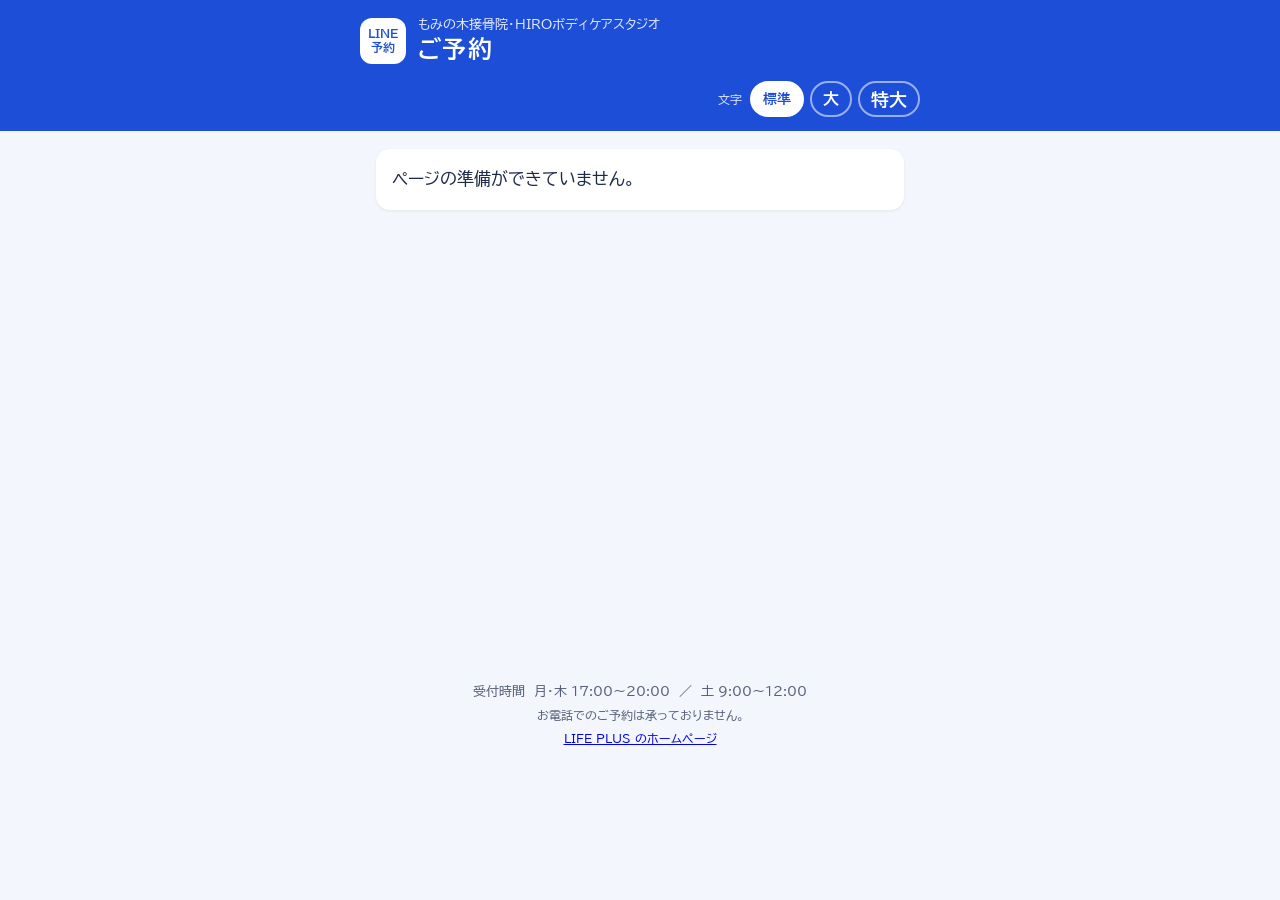
<file: docs/yoyaku/index.html>
<!doctype html>
<html lang="ja">
<head>
  <meta charset="utf-8">
  <meta name="viewport" content="width=device-width, initial-scale=1, viewport-fit=cover">
  <meta name="robots" content="noindex">
  <title>ご予約｜もみの木接骨院・HIROボディケアスタジオ</title>
  <link rel="preconnect" href="https://fonts.googleapis.com">
  <link rel="preconnect" href="https://fonts.gstatic.com" crossorigin>
  <link rel="stylesheet" href="https://fonts.googleapis.com/css2?family=BIZ+UDPGothic:wght@400;700&display=swap">
  <link rel="stylesheet" href="style.css?v=20261117b">
</head>
<body>
  <header class="top">
    <div class="brand">
      <span class="leaf" aria-hidden="true"></span>
      <div>
        <div class="brand-sub">もみの木接骨院・HIROボディケアスタジオ</div>
        <h1 class="brand-title">ご予約</h1>
      </div>
      <div class="size" role="group" aria-label="文字の大きさ">
        <span class="size-lb">文字</span>
        <button type="button" data-size="1" aria-pressed="true">標準</button>
        <button type="button" data-size="1.2" aria-pressed="false">大</button>
        <button type="button" data-size="1.4" aria-pressed="false">特大</button>
      </div>
    </div>
  </header>

  <main id="app" aria-live="polite">
    <div class="loading" id="loading">
      <div class="spinner" aria-hidden="true"></div>
      <p>読み込んでいます…</p>
    </div>
  </main>

  <div class="toast" id="toast" role="alert" hidden></div>

  <footer class="foot">
    <p>受付時間　月・木 17:00〜20:00　／　土 9:00〜12:00</p>
    <p class="small">お電話でのご予約は承っておりません。</p>
    <p class="small"><a href="../">LIFE PLUS のホームページ</a></p>
  </footer>

  <script src="../config.js?v=20261016d"></script>
  <script charset="utf-8" src="https://static.line-scdn.net/liff/edge/2/sdk.js"></script>
  <script src="app.js?v=20261117b"></script>
</body>
</html>
</file>
<file: docs/site.css>
/* LIFE PLUS ホームページ  marker: lifeplus-site-v2
   ・色は会社のロゴ（オレンジ×グリーン）から。デイ＝オレンジ／接骨院＝グリーン／ボディケア＝藤墨
   ・見出しは Zen Kaku Gothic New（太く大きく）、本文は BIZ UDPゴシック（読みやすさ優先）、英字は Outfit
   ・飾りはロゴの「＋」だけ。ほかは余白と文字の大きさで見せる */
:root {
  --orange: #f39800;  --orange-ink: #9a5300;  --orange-soft: #fff3df;
  --green:  #6eb92c;  --green-ink:  #3b6c15;  --green-soft:  #eef7e4;
  --plum:   #5a4b78;  --plum-ink:   #3e3256;  --plum-soft:   #f1eef6;
  --ink: #23262b;  --sub: #5c626b;  --line: #e3e6df;  --mist: #f5f7f2;  --paper: #ffffff;
  --line-green: #06c755;
  --head: "Zen Kaku Gothic New", "BIZ UDPGothic", "Hiragino Sans", sans-serif;
  --en: "Outfit", "Zen Kaku Gothic New", sans-serif;
  --gut: clamp(16px, 4vw, 48px);
}
* { box-sizing: border-box; }
html { -webkit-text-size-adjust: 100%; scroll-padding-top: 84px; }
body { margin: 0; background: var(--paper); color: var(--ink);
  font: 400 17px/1.85 "BIZ UDPGothic", "BIZ UDPゴシック", "Hiragino Sans", "Noto Sans JP", system-ui, sans-serif;
  padding-bottom: env(safe-area-inset-bottom); }
img { max-width: 100%; height: auto; display: block; }
a { color: inherit; }
a:focus-visible, button:focus-visible, input:focus-visible, select:focus-visible, textarea:focus-visible,
summary:focus-visible { outline: 3px solid var(--orange); outline-offset: 3px; border-radius: 6px; }
.wrap { max-width: 1200px; margin: 0 auto; padding: 0 var(--gut); }
.zoom { zoom: var(--text-zoom, 1); }
h1, h2, h3 { font-family: var(--head); font-weight: 700; line-height: 1.4; margin: 0; letter-spacing: .02em; }
p { margin: 0 0 1em; }
.en { font-family: var(--en); font-weight: 400; letter-spacing: .02em; }

/* ---------- 上の帯（白・細め） ---------- */
.site-top { position: sticky; top: 0; z-index: 30; background: rgba(255,255,255,.94);
  backdrop-filter: saturate(1.4) blur(10px); -webkit-backdrop-filter: saturate(1.4) blur(10px);
  border-bottom: 1px solid transparent; transition: border-color .2s; }
.site-top.scrolled { border-bottom-color: var(--line); }
.site-top .wrap { display: flex; align-items: center; gap: 18px; min-height: 72px; }
.logo { display: flex; align-items: center; gap: 10px; text-decoration: none; margin-right: auto; }
.logo .mk { width: 34px; height: 34px; }
.logo .wm { height: 18px; width: auto; }
.nav { display: flex; align-items: center; gap: 2px; }
.nav a { text-decoration: none; font-weight: 700; font-size: 15px; padding: 8px 14px; border-radius: 999px; color: var(--ink); }
.nav a:hover { background: var(--mist); }
.nav a[aria-current="page"] { color: var(--ci, var(--orange-ink)); }
.nav a[aria-current="page"]::after { content: ""; display: block; height: 3px; border-radius: 3px; background: var(--c, var(--orange)); margin-top: 2px; }
.nav .rsv { background: var(--ink); color: #fff; margin-left: 8px; }
.nav .rsv:hover { background: #000; }
.size { display: flex; align-items: center; gap: 2px; border: 1px solid var(--line); border-radius: 999px; padding: 2px; }
.size-lb { font-size: 12px; color: var(--sub); padding: 0 6px 0 8px; }
.size button { border: 0; background: transparent; color: var(--ink); border-radius: 999px; padding: 4px 9px; font: inherit;
  font-size: 13px; font-weight: 700; cursor: pointer; min-height: 30px; line-height: 1; }
.size button[data-size="1.2"] { font-size: 15px; }
.size button[data-size="1.4"] { font-size: 17px; }
.size button[aria-pressed="true"] { background: var(--ink); color: #fff; }
.menu-btn { display: none; border: 1px solid var(--line); background: #fff; color: var(--ink); border-radius: 999px;
  font: inherit; font-weight: 700; font-size: 15px; padding: 7px 16px; cursor: pointer; }
@media (max-width: 900px) {
  .menu-btn { display: block; }
  .site-top .wrap { flex-wrap: wrap; gap: 10px; min-height: 64px; padding-top: 8px; padding-bottom: 8px; }
  .nav { display: none; flex-basis: 100%; flex-direction: column; align-items: stretch; padding: 4px 0 10px; }
  .nav.open { display: flex; }
  .nav a { padding: 14px 16px; border-radius: 12px; font-size: 18px; }
  .nav a[aria-current="page"]::after { display: none; }
  .nav a[aria-current="page"] { background: var(--cs, var(--orange-soft)); }
  .nav .rsv { margin: 6px 0 0; text-align: center; }
  .size { order: 3; flex-basis: auto; margin-left: auto; }
}

/* ---------- トップの最初 ---------- */
.hero { position: relative; overflow: hidden; padding: clamp(36px, 7vw, 96px) 0 clamp(40px, 7vw, 88px); }
.hero .wrap { display: grid; grid-template-columns: minmax(0, 1.25fr) minmax(0, .9fr); gap: clamp(24px, 5vw, 72px); align-items: center; }
.hero h1 { font-size: clamp(44px, 7.4vw, 104px); line-height: 1.18; font-weight: 900; letter-spacing: .01em; }
.hero h1 span { display: block; }
.hero h1 span:last-child { color: var(--orange); }
.hero .lead { font-size: clamp(17px, 1.6vw, 20px); color: var(--sub); max-width: 30em; margin: 28px 0 32px; }
.hero .place { font-family: var(--en); color: var(--green-ink); font-size: 15px; margin: 0 0 18px; display: flex; align-items: center; gap: 10px; }
.hero .place::before { content: ""; width: 28px; height: 2px; background: var(--green); }
.hero-art { position: relative; aspect-ratio: 1; }
.hero-art .big { position: absolute; inset: 6% 6% 6% 6%; width: 88%; height: 88%; }
.hero-art .p { position: absolute; width: 14%; aspect-ratio: 1; }
.hero-art .p::before, .hero-art .p::after { content: ""; position: absolute; background: currentColor; border-radius: 2px; }
.hero-art .p::before { left: 36%; top: 0; width: 28%; height: 100%; }
.hero-art .p::after { top: 36%; left: 0; height: 28%; width: 100%; }
.hero-art .p1 { color: var(--green); left: -2%; top: 2%; width: 11%; opacity: .9; }
.hero-art .p2 { color: var(--orange); right: 0; bottom: 2%; width: 9%; }
.hero-art .p3 { color: #d9dccf; left: 6%; bottom: 0; width: 7%; }
@media (prefers-reduced-motion: no-preference) {
  .hero-art .big { animation: drop 900ms cubic-bezier(.2,.8,.2,1.05) both 150ms; }
  .hero-art .p { animation: pop 500ms ease-out both; }
  .hero-art .p1 { animation-delay: 700ms; } .hero-art .p2 { animation-delay: 850ms; } .hero-art .p3 { animation-delay: 1000ms; }
}
@keyframes drop { from { transform: translateY(-14%) rotate(-8deg); opacity: 0; } to { transform: none; opacity: 1; } }
@keyframes pop { from { transform: scale(.2); opacity: 0; } to { transform: none; opacity: 1; } }
@media (max-width: 760px) {
  .hero .wrap { grid-template-columns: 1fr; }
  .hero-art { order: -1; width: 62%; margin: 0 0 0 auto; }
  .hero .lead { margin: 20px 0 24px; }
}

/* ---------- ボタン ---------- */
.btn { display: inline-flex; align-items: center; justify-content: center; gap: 10px; text-decoration: none; font-weight: 700;
  border-radius: 999px; padding: 14px 26px; min-height: 54px; font-size: 17px; border: 2px solid transparent; cursor: pointer;
  font-family: inherit; line-height: 1.3; transition: transform .15s, background .15s; }
.btn:active { transform: translateY(1px); }
.btn svg { width: 22px; height: 22px; flex: none; }
.btn.line { background: var(--line-green); color: #fff; }
.btn.line:hover { background: #05b34c; }
.btn.dark { background: var(--ink); color: #fff; }
.btn.dark:hover { background: #000; }
.btn.solid { background: var(--c, var(--ink)); color: #fff; }
.btn.outline { background: transparent; color: var(--ink); border-color: var(--ink); }
.btn.outline:hover { background: var(--ink); color: #fff; }
.btn .arr { font-family: var(--en); font-weight: 400; }
.btn-row { display: flex; gap: 12px; flex-wrap: wrap; }

/* ---------- 見出しの形（左に英字の小見出し、右に本文） ---------- */
section { padding: clamp(56px, 9vw, 120px) 0; }
.sec-head { display: grid; grid-template-columns: minmax(0, 1fr); gap: 8px; margin-bottom: clamp(28px, 4vw, 48px); }
.sec-head .en { color: var(--c, var(--green-ink)); font-size: 15px; display: flex; align-items: center; gap: 10px; }
.sec-head .en::before { content: ""; width: 28px; height: 2px; background: currentColor; }
.sec-head h2 { font-size: clamp(28px, 3.6vw, 44px); word-break: auto-phrase; }
.split > .sec-head h2 { font-size: clamp(26px, 3vw, 38px); }
.split { display: grid; grid-template-columns: minmax(0, 4fr) minmax(0, 7fr); gap: clamp(24px, 5vw, 80px); align-items: start; }
.split > .sec-head { position: sticky; top: 100px; margin: 0; }
@media (max-width: 860px) { .split { grid-template-columns: 1fr; } .split > .sec-head { position: static; margin-bottom: 24px; } }
.big-text { font-family: var(--head); font-size: clamp(22px, 2.6vw, 32px); line-height: 1.75; font-weight: 500; max-width: 26em; }
.muted { color: var(--sub); }
.small { font-size: 14px; }
.tint { background: var(--mist); }

/* ---------- 3つの事業（トップ） ---------- */
.svc { display: grid; grid-template-columns: minmax(0, 5fr) minmax(0, 7fr); border-top: 1px solid var(--line); text-decoration: none; }
.svc:last-child { border-bottom: 1px solid var(--line); }
.svc .name { padding: clamp(28px, 4vw, 52px) 0; display: flex; flex-direction: column; gap: 6px; }
.svc .name .en { font-size: clamp(30px, 4.4vw, 58px); font-weight: 300; color: var(--c); line-height: 1.1; letter-spacing: -.01em; }
.svc .name h3 { font-size: clamp(20px, 2vw, 26px); }
.svc .name .kind { font-size: 14px; color: var(--sub); }
.svc .body { padding: clamp(28px, 4vw, 52px) 0 clamp(28px, 4vw, 52px) clamp(0px, 3vw, 40px); display: grid; gap: 14px; align-content: center; }
.svc .body p { margin: 0; }
.svc .tags { display: flex; flex-wrap: wrap; gap: 8px; list-style: none; padding: 0; margin: 0; }
.svc .tags li { background: var(--cs); color: var(--ci); border-radius: 999px; padding: 4px 14px; font-size: 14px; font-weight: 700; }
.svc .more { font-weight: 700; color: var(--ci); display: inline-flex; gap: 8px; align-items: center; }
.svc .more::after { content: ""; width: 38px; height: 38px; border-radius: 50%; background: var(--c)
  url("data:image/svg+xml,%3Csvg xmlns='http://www.w3.org/2000/svg' viewBox='0 0 24 24'%3E%3Cpath d='M9 5l7 7-7 7' fill='none' stroke='%23fff' stroke-width='2.4' stroke-linecap='round' stroke-linejoin='round'/%3E%3C/svg%3E") center/18px no-repeat;
  transition: transform .2s; }
.svc:hover .more::after { transform: translateX(4px); }
.svc:hover .name h3 { text-decoration: underline; text-underline-offset: 6px; text-decoration-thickness: 2px; }
.c-day { --c: var(--orange); --ci: var(--orange-ink); --cs: var(--orange-soft); }
.c-kotsu { --c: var(--green); --ci: var(--green-ink); --cs: var(--green-soft); }
.c-body { --c: var(--plum); --ci: var(--plum-ink); --cs: var(--plum-soft); }
@media (max-width: 760px) {
  .svc { grid-template-columns: 1fr; }
  .svc .name { padding-bottom: 0; }
  .svc .body { padding-left: 0; padding-top: 14px; }
}

/* ---------- 予約・問い合わせの2枚 ---------- */
.reach { display: grid; grid-template-columns: repeat(2, minmax(0, 1fr)); gap: 20px; }
.reach > div { background: var(--paper); border-radius: 28px; padding: clamp(24px, 3.4vw, 44px); display: grid; gap: 14px; align-content: start; }
.reach h3 { font-size: clamp(20px, 2vw, 26px); }
.reach .who { display: flex; gap: 8px; flex-wrap: wrap; }
.reach .who span { font-size: 14px; font-weight: 700; border-radius: 999px; padding: 3px 12px; background: var(--cs); color: var(--ci); }
.reach .tel { font-family: var(--en); font-size: clamp(28px, 3.2vw, 40px); font-weight: 500; text-decoration: none; letter-spacing: .02em; line-height: 1.2; }
.reach .fax { font-family: var(--en); color: var(--sub); }
@media (max-width: 760px) { .reach { grid-template-columns: 1fr; } }

/* ---------- 表（事実の並び） ---------- */
.facts { display: grid; grid-template-columns: max-content minmax(0, 1fr); margin: 0; border-top: 1px solid var(--line); }
.facts dt, .facts dd { padding: 16px 0; border-bottom: 1px solid var(--line); margin: 0; }
.facts dt { font-weight: 700; padding-right: 32px; color: var(--ci, var(--ink)); }
@media (max-width: 560px) { .facts { grid-template-columns: 1fr; } .facts dt { border-bottom: 0; padding-bottom: 0; } }

/* ---------- アクセス ---------- */
.access { display: grid; grid-template-columns: minmax(0, 5fr) minmax(0, 7fr); gap: clamp(24px, 4vw, 56px); align-items: stretch; }
.map { width: 100%; height: 100%; min-height: 360px; border: 0; border-radius: 28px; background: var(--line); display: block; }
.addr { font-family: var(--head); font-size: clamp(20px, 2vw, 24px); font-weight: 500; line-height: 1.6; margin-bottom: 18px; }
@media (max-width: 760px) { .access { grid-template-columns: 1fr; } .map { min-height: 300px; } }

/* ---------- 事業ページの最初 ---------- */
.page-head { background: var(--cs); position: relative; overflow: hidden; padding: clamp(40px, 7vw, 96px) 0 clamp(40px, 6vw, 80px); }
.page-head .en { font-size: clamp(16px, 1.4vw, 18px); color: var(--ci); display: flex; align-items: center; gap: 10px; margin: 0 0 14px; }
.page-head .en::before { content: ""; width: 28px; height: 2px; background: currentColor; }
.page-head h1 { font-size: clamp(38px, 6vw, 80px); line-height: 1.2; font-weight: 900; color: var(--ink); }
.page-head h1 small { display: block; font-size: clamp(15px, 1.4vw, 18px); font-weight: 700; color: var(--ci); letter-spacing: .04em; margin-bottom: 10px; }
.page-head .lead { font-size: clamp(17px, 1.6vw, 20px); max-width: 30em; margin: 24px 0 30px; color: var(--ink); }
.page-head .deco { position: absolute; right: -4%; bottom: -18%; width: clamp(200px, 34vw, 460px); aspect-ratio: 1; color: var(--c); opacity: .16; pointer-events: none; }
.page-head .deco::before, .page-head .deco::after { content: ""; position: absolute; background: currentColor; border-radius: 6px; }
.page-head .deco::before { left: 36%; top: 0; width: 28%; height: 100%; }
.page-head .deco::after { top: 36%; left: 0; height: 28%; width: 100%; }
.page-head .wrap { position: relative; }
.strip { display: grid; grid-template-columns: repeat(auto-fit, minmax(200px, 1fr)); gap: 0; background: var(--paper);
  border-radius: 24px; margin-top: 8px; overflow: hidden; }
.strip > div { padding: 18px 22px; border-right: 1px solid var(--line); }
.strip > div:last-child { border-right: 0; }
.strip b { display: block; font-size: 13px; color: var(--ci); margin-bottom: 2px; }
.strip span { font-family: var(--head); font-weight: 700; font-size: 18px; line-height: 1.5; }
@media (max-width: 560px) { .strip { grid-template-columns: 1fr 1fr; } .strip > div { padding: 14px 16px; border-bottom: 1px solid var(--line); } .strip > div:nth-child(2n) { border-right: 0; } .strip span { font-size: 16px; } }

/* ---------- 事業ページの中身 ---------- */
.feature { display: grid; gap: 0; border-top: 1px solid var(--line); }
.feature > div { display: grid; grid-template-columns: minmax(0, 2fr) minmax(0, 3fr); gap: 20px; padding: 24px 0; border-bottom: 1px solid var(--line); }
.feature h3 { font-size: 20px; color: var(--ci); }
.feature p { margin: 0; }
@media (max-width: 560px) { .feature > div { grid-template-columns: 1fr; gap: 6px; } }
.steps { list-style: none; counter-reset: s; padding: 0; margin: 28px 0 0; display: grid; gap: 0; border-top: 1px solid var(--line); }
.steps li { counter-increment: s; display: grid; grid-template-columns: 64px minmax(0, 1fr); gap: 12px; padding: 18px 0; border-bottom: 1px solid var(--line); }
.steps li::before { content: counter(s, decimal-leading-zero); font-family: var(--en); font-weight: 300; font-size: 34px; color: var(--c); line-height: 1.1; }
.steps b { display: block; font-family: var(--head); font-size: 19px; }
.menu { display: grid; gap: 0; border-top: 1px solid var(--line); }
.menu-item { display: grid; grid-template-columns: minmax(0, 1fr) auto; gap: 4px 24px; align-items: baseline; padding: 22px 0; border-bottom: 1px solid var(--line); }
.menu-item h3 { font-size: 21px; }
.menu-item h3 small { font-family: var(--en); font-weight: 400; color: var(--sub); font-size: 15px; margin-left: 8px; }
.menu-item .price { font-family: var(--en); font-size: clamp(24px, 2.6vw, 32px); font-weight: 500; color: var(--ci); white-space: nowrap; }
.menu-item .price small { font-family: inherit; font-size: 14px; color: var(--sub); margin-left: 4px; }
.menu-item p { grid-column: 1 / -1; margin: 0; color: var(--sub); }
.menu-item.main { background: var(--cs); border-radius: 20px; padding: 24px; border-bottom: 0; margin: 14px 0; }
.qa { border-top: 1px solid var(--line); }
.qa details { border-bottom: 1px solid var(--line); }
.qa summary { cursor: pointer; font-family: var(--head); font-weight: 700; font-size: 18px; padding: 20px 52px 20px 0; list-style: none; position: relative; }
.qa summary::-webkit-details-marker { display: none; }
.qa summary::after { content: ""; position: absolute; right: 4px; top: 50%; width: 30px; height: 30px; margin-top: -15px; border-radius: 50%;
  background: var(--cs) url("data:image/svg+xml,%3Csvg xmlns='http://www.w3.org/2000/svg' viewBox='0 0 24 24'%3E%3Cpath d='M12 6v12M6 12h12' stroke='%23333' stroke-width='2.2' stroke-linecap='round'/%3E%3C/svg%3E") center/16px no-repeat; transition: transform .2s; }
.qa details[open] summary::after { transform: rotate(45deg); }
.qa details > div { padding: 0 0 20px; color: var(--ink); }
.qa details > div p { margin: 0; }
.profile { display: grid; grid-template-columns: auto minmax(0, 1fr); gap: 24px; align-items: start; }
.profile .ph { width: 120px; aspect-ratio: 1; border-radius: 50%; background: var(--cs); display: grid; place-items: center;
  font-family: var(--en); font-size: 34px; font-weight: 500; color: var(--ci); }
@media (max-width: 560px) { .profile { grid-template-columns: 1fr; } }
.note { font-size: 15px; color: var(--sub); }

/* 事業ページの下に付いてくる予約・連絡のボタン */
.act-bar { position: sticky; bottom: 0; z-index: 25; padding: 0 0 calc(12px + env(safe-area-inset-bottom)); pointer-events: none; }
.act-bar .wrap { display: flex; justify-content: flex-end; gap: 10px; }
.act-bar .btn { pointer-events: auto; box-shadow: 0 8px 24px rgba(35, 38, 43, .18); }
@media (max-width: 560px) { .act-bar .wrap { justify-content: stretch; } .act-bar .btn { flex: 1 1 0; padding: 12px 10px; font-size: 16px; } }

/* ---------- お問い合わせフォーム ---------- */
.form { display: grid; gap: 18px; max-width: 720px; }
.form label { display: grid; gap: 6px; font-weight: 700; }
.form label small { font-weight: 400; color: var(--sub); font-size: 14px; }
.form input, .form select, .form textarea { font: inherit; font-size: 17px; padding: 13px 16px; border: 1px solid #cfd4c8;
  border-radius: 14px; background: #fff; color: var(--ink); width: 100%; }
.form input:focus, .form select:focus, .form textarea:focus { border-color: var(--ink); outline: none; box-shadow: 0 0 0 3px var(--cs, var(--mist)); }
.form textarea { min-height: 8em; resize: vertical; }
.form .two { display: grid; grid-template-columns: 1fr 1fr; gap: 18px; }
@media (max-width: 560px) { .form .two { grid-template-columns: 1fr; } }
.form .hp { position: absolute; left: -9999px; width: 1px; height: 1px; overflow: hidden; }
.form .msg { border-radius: 14px; padding: 12px 16px; font-weight: 700; }
.form .msg.ok { background: var(--green-soft); color: var(--green-ink); }
.form .msg.ng { background: #fdecea; color: #a5281e; }
.form .btn { justify-self: start; }

/* ---------- 下の帯 ---------- */
.site-foot { background: var(--ink); color: #c9cdd3; padding: clamp(48px, 7vw, 80px) 0 40px; font-size: 15px; }
.site-foot .wrap { display: grid; grid-template-columns: minmax(0, 1.2fr) repeat(2, minmax(0, 1fr)); gap: 32px; }
.site-foot .wm { height: 22px; width: auto; margin-bottom: 18px; }
.site-foot a { color: #fff; text-decoration: none; }
.site-foot a:hover { text-decoration: underline; }
.site-foot p { margin: 0 0 6px; }
.site-foot h4 { font-family: var(--en); font-weight: 400; color: #8b919a; font-size: 14px; margin: 0 0 10px; letter-spacing: .02em; }
.site-foot .copy { grid-column: 1 / -1; border-top: 1px solid #3a3e45; padding-top: 18px; color: #8b919a; font-size: 13px; font-family: var(--en); }
@media (max-width: 760px) { .site-foot .wrap { grid-template-columns: 1fr; } }

/* ---------- スマホの形（lifeplus-site-v3）---------- */
@media (max-width: 900px) {
  /* 文字の大きさは、メニューを開いたときだけ出す（上の帯を1段にする） */
  .site-top .size { display: none; }
  .site-top .nav.open ~ .size { display: flex; order: 4; margin: 0 auto 12px; }
}
@media (max-width: 760px) {
  section { padding: 52px 0; }
  .sec-head { margin-bottom: 22px; }
  .big-text { font-size: 19px; line-height: 1.85; letter-spacing: .01em; }
  /* トップの最初：＋は右上に小さく、見出しを主役に */
  .hero { padding: 20px 0 44px; }
  .hero .wrap { display: block; position: relative; }
  .hero-art { position: absolute; top: -6px; right: calc(var(--gut) * -0.4); width: 44%; max-width: 190px; margin: 0; }
  .hero .place { margin: 18px 0 14px; }
  .hero h1 { font-size: clamp(40px, 12vw, 54px); margin-top: 120px; }
  .hero .lead { font-size: 16px; }
  .hero .btn-row .btn { flex: 1 1 0; padding: 12px 10px; }
  /* 事業ページの最初 */
  .page-head { padding: 32px 0 28px; }
  .page-head .deco { width: 150px; right: -36px; top: -30px; bottom: auto; opacity: .14; }
  .page-head h1 { font-size: clamp(32px, 9.4vw, 44px); }
  .page-head .lead { font-size: 16px; margin: 16px 0 22px; }
  .page-head .btn-row { flex-direction: column; }
  .page-head .btn-row .btn { width: 100%; }
  .strip { margin-top: 24px !important; border-radius: 18px; }
  .strip span { font-size: 15px; }
  /* 3つの事業 */
  .svc .name .en { font-size: 30px; }
  .svc .name { padding-top: 26px; }
  .svc .body { padding-bottom: 26px; gap: 12px; }
  /* 予約・問い合わせ */
  .reach > div { border-radius: 22px; padding: 22px; }
  .reach .tel { font-size: 30px; }
  .reach .btn { width: 100%; }
  /* メニュー（料金）は、名前の下に値段 */
  .menu-item { grid-template-columns: 1fr; gap: 2px; padding: 18px 0; }
  .menu-item h3 { font-size: 19px; }
  .menu-item .price { font-size: 26px; }
  .menu-item.main { padding: 20px; }
  .profile { grid-template-columns: 72px minmax(0, 1fr); gap: 16px; }
  .profile .ph { width: 72px; font-size: 18px; }
  .qa summary { font-size: 17px; padding: 18px 46px 18px 0; }
  .addr { font-size: 19px; }
  .map { min-height: 260px; border-radius: 20px; }
  .site-foot .wrap { gap: 24px; }
}
@media (max-width: 760px) {
  .hero-art { top: 34px; width: 40%; max-width: 170px; }
  .hero h1 { margin-top: 128px; }
  .profile { grid-template-columns: 72px minmax(0, 1fr); column-gap: 16px; row-gap: 0; align-items: center; }
  .profile > div:not(.ph) { display: contents; }
  .profile .ph { grid-row: 1 / span 2; }
  .profile h3 { grid-column: 2; margin: 0; }
  .profile p.muted { grid-column: 2; margin: 2px 0 0 !important; font-size: 14px; }
  .profile p:not(.muted) { grid-column: 1 / -1; margin-top: 20px; }
}
@media (max-width: 760px) { .hero-art .p2 { right: 8%; } }
/* メニューの縦の列を、おすすめの行もほかの行とそろえる（色の帯だけ外へはみ出す） */
.menu-item.main { padding: 24px; margin: 14px -24px; }
@media (max-width: 760px) { .menu-item.main { padding: 20px 12px; margin: 10px -12px; border-radius: 16px; } }
@media (max-width: 560px) { .strip .two { font-size: 13px; letter-spacing: 0; white-space: nowrap; line-height: 1.7; } }
/* 社訓（トップ） */
.motto { text-align: center; padding: clamp(56px, 8vw, 104px) 0; position: relative; }
.motto .label { display: inline-flex; align-items: center; gap: 12px; margin: 0 0 22px; font-family: var(--head); font-weight: 700; letter-spacing: .2em; color: var(--sub); font-size: 14px; }
.motto .label .en { font-family: var(--en); letter-spacing: .08em; color: var(--green-ink); font-weight: 500; }
.motto .label .en::after { content: ""; display: inline-block; width: 1px; height: 12px; background: var(--line); margin-left: 12px; vertical-align: middle; }
.motto .word { font-family: var(--head); font-weight: 700; font-size: clamp(48px, 8vw, 96px); letter-spacing: .18em; line-height: 1.2; margin: 0; padding-left: .18em; color: var(--ink); }
.motto .word rt { font-size: 15px; letter-spacing: .5em; font-weight: 500; color: var(--sub); padding-bottom: 8px; }
.motto .sub { font-family: var(--head); font-size: clamp(17px, 2vw, 22px); margin: 26px 0 0; color: var(--ink); letter-spacing: .06em; }
.motto .sub::before, .motto .sub::after { content: ""; display: inline-block; width: 28px; height: 2px; vertical-align: middle; margin: 0 14px; background: var(--orange); }
.motto .sub::after { background: var(--green); }
@media (max-width: 560px) { .motto .sub::before, .motto .sub::after { width: 16px; margin: 0 8px; } .motto .sub { font-size: 16px; letter-spacing: .02em; } }
.facts dd.hours { display: grid; grid-template-columns: auto auto 1fr; gap: 2px 18px; align-items: baseline; }
.facts dd.hours b { font-weight: 700; }
.facts dd.hours b:nth-of-type(2) ~ span { grid-column: 2 / -1; }
@media (max-width: 560px) {
  .facts dd.hours { grid-template-columns: 1fr; gap: 0; }
  .facts dd.hours b:nth-of-type(2) { margin-top: 10px; }
  .facts dd.hours b:nth-of-type(2) ~ span { grid-column: auto; }
  .motto .sub { font-size: 15px; white-space: nowrap; letter-spacing: 0; }
  .motto .sub::before, .motto .sub::after { display: none; }
  .motto .word { letter-spacing: .12em; padding-left: .12em; }
}

/* ---------- 写真（lifeplus-site-photos-v1）----------
   ・写真は角を大きく丸め、最初の1枚だけ左下を大きくえぐる（ロゴの＋のやわらかさに合わせる） */
.hero-photo { position: relative; margin: 0; }
.hero-photo > img:first-child { width: 100%; aspect-ratio: 1; object-fit: cover; object-position: 58% 50%;
  border-radius: 32px 32px 32px 140px; box-shadow: 0 24px 60px rgba(35, 38, 43, .12); }
.hero-photo .mk { position: absolute; width: 28%; height: auto; left: -8%; bottom: -6%;
  filter: drop-shadow(0 10px 22px rgba(35, 38, 43, .18)); }
@media (prefers-reduced-motion: no-preference) {
  .hero-photo > img:first-child { animation: ph-in 1000ms ease-out both; }
  .hero-photo .mk { animation: drop 900ms cubic-bezier(.2,.8,.2,1.05) both 450ms; }
}
@keyframes ph-in { from { opacity: 0; transform: scale(1.03); } to { opacity: 1; transform: none; } }

.svc { grid-template-columns: minmax(0, 3fr) minmax(0, 4fr) minmax(0, 5fr); column-gap: clamp(20px, 3vw, 44px); align-items: center; }
.svc .ph { margin: clamp(20px, 3vw, 32px) 0; overflow: hidden; border-radius: 22px; aspect-ratio: 4 / 3; background: var(--cs); }
.svc .ph img { width: 100%; height: 100%; object-fit: cover; transition: transform .6s ease; }
.svc:hover .ph img { transform: scale(1.04); }
.svc .body { padding-left: 0; }
.svc .name .en { font-size: clamp(28px, 3.3vw, 44px); }

.bldg { width: 100%; max-width: 440px; border-radius: 20px; margin: 4px 0 22px; }

.photos-band { padding: clamp(28px, 4vw, 52px) 0 0; }
.photos { display: grid; gap: clamp(10px, 1.6vw, 20px); grid-template-columns: minmax(0, 1.5fr) minmax(0, 1fr) minmax(0, 1fr); }
.photos.two { grid-template-columns: minmax(0, 1.5fr) minmax(0, 1fr); }
.photos figure { margin: 0; overflow: hidden; border-radius: 24px; aspect-ratio: 4 / 3; background: var(--mist); }
.photos figure:first-child { border-bottom-left-radius: 96px; }
.photos img { width: 100%; height: 100%; object-fit: cover; }
.photos figure.illust img { object-position: 50% 62%; }
.photos figure + figure { aspect-ratio: auto; }  /* 2枚目からは1枚目の高さにそろえる */
.photos-band + section { padding-top: clamp(48px, 7vw, 96px); }

.fig { margin: 32px 0 0; }
.fig img { width: 100%; max-width: 520px; border-radius: 22px; }
.fig figcaption { font-size: 14px; color: var(--sub); margin-top: 10px; max-width: 36em; }

.portrait { display: block; width: 100%; max-width: 340px; aspect-ratio: 4 / 5; object-fit: cover; object-position: 50% 35%;
  border-radius: 24px 24px 24px 96px; margin-top: 28px; }
.profile .ph { overflow: hidden; }
.profile .ph img { width: 100%; height: 100%; object-fit: cover; }
.profile.has-portrait { grid-template-columns: minmax(0, 1fr); }
.profile.has-portrait .ph { display: none; }

@media (max-width: 860px) { .portrait { display: none; } .profile.has-portrait .ph { display: grid; }
  .profile.has-portrait { grid-template-columns: auto minmax(0, 1fr); } }
@media (max-width: 760px) {
  .hero .wrap { display: flex; flex-direction: column; }
  .hero-photo { order: -1; margin: 4px 0 6px; }
  .hero-photo > img:first-child { aspect-ratio: 4 / 3; border-radius: 22px 22px 22px 76px; }
  .hero-photo .mk { width: 24%; left: auto; right: -3%; bottom: -9%; }
  .hero .place { margin-top: 26px; }
  .hero h1 { margin-top: 0; }
  .svc { grid-template-columns: 1fr; }
  .svc .ph { margin: 26px 0 0; aspect-ratio: 16 / 9; border-radius: 18px; }
  .svc .name { padding-top: 16px; }
  .profile.has-portrait { grid-template-columns: 72px minmax(0, 1fr); }
  .bldg { max-width: none; }
}
@media (max-width: 560px) {
  .photos, .photos.two { grid-template-columns: 1fr 1fr; gap: 10px; }
  .photos figure { border-radius: 16px; }
  .photos figure + figure { aspect-ratio: 4 / 3; }
  .photos figure:first-child { grid-column: 1 / -1; border-bottom-left-radius: 56px; }
  .photos.two figure:nth-child(2) { grid-column: 1 / -1; aspect-ratio: 16 / 9; }
}

/* ---------- 経歴の年表（lifeplus-career-v2）---------- */
.career { display: grid; grid-template-columns: 4.6em minmax(0, 1fr); margin: 0 0 22px; border-top: 1px solid var(--line); }
.career dt, .career dd { margin: 0; padding: 10px 0; border-bottom: 1px solid var(--line); }
.career dt { font-family: var(--en); font-weight: 500; color: var(--ci, var(--ink)); }
@media (max-width: 760px) { .profile .career { grid-column: 1 / -1; margin-top: 20px; } }

/* ---------- トップの集合写真（lifeplus-hero-v2）---------- */
.hero .wrap:has(.hero-photo.wide) { grid-template-columns: minmax(0, 1fr) minmax(0, 1.15fr); }
.hero:has(.hero-photo.wide) h1 { font-size: clamp(44px, 6.2vw, 86px); }
.hero-photo.wide > img:first-child { aspect-ratio: 4 / 3; object-position: 50% 60%; border-radius: 32px 32px 32px 120px; }
.hero-photo.wide .mk { width: 20%; left: auto; right: -5%; top: -9%; bottom: auto; }  /* 空の上に置いて、人に重ねない */
@media (max-width: 760px) {
  .hero .wrap:has(.hero-photo.wide) { display: flex; }
  .hero:has(.hero-photo.wide) h1 { font-size: clamp(40px, 12vw, 54px); }
  .hero-photo.wide > img:first-child { border-radius: 22px 22px 22px 76px; }
  .hero-photo.wide .mk { width: 22%; left: auto; right: -3%; top: auto; bottom: -9%; }
}

/* ---------- アプリ開発・プライバシーポリシー（lifeplus-apps-v1）---------- */
:root { --navy: #2c5a86; --navy-ink: #1f3f60; --navy-soft: #eaf1f8; }
.c-app { --c: var(--navy); --ci: var(--navy-ink); --cs: var(--navy-soft); }
.app-band { background: var(--navy-ink); color: #fff; }
.app-band-in { display: grid; grid-template-columns: minmax(0, 1.3fr) minmax(0, 1fr); gap: clamp(28px, 5vw, 72px); align-items: center; }
.app-band .en { color: #9cc3e6; font-size: 15px; display: flex; align-items: center; gap: 10px; margin: 0 0 14px; }
.app-band .en::before { content: ""; width: 28px; height: 2px; background: currentColor; }
.app-band h2 { font-size: clamp(28px, 3.6vw, 44px); margin-bottom: 20px; }
.app-band p { color: #d6e2ee; max-width: 32em; }
.btn.light { background: #fff; color: var(--navy-ink); margin-top: 8px; }
.btn.light:hover { background: var(--navy-soft); }
.app-card { aspect-ratio: 4 / 3; border-radius: 28px 28px 28px 96px; background: linear-gradient(140deg, #3b74a8, #1b3653);
  display: grid; place-content: center; text-align: center; gap: 4px; box-shadow: 0 24px 60px rgba(0, 0, 0, .25); }
.app-card .en { display: block; margin: 0; font-size: clamp(34px, 4.4vw, 56px); font-weight: 300; letter-spacing: .06em; color: #fff; }
.app-card .en::before { display: none; }
.app-card b { font-family: var(--head); font-size: 20px; letter-spacing: .3em; }
.app-card small { color: #b9d0e6; font-size: 14px; margin-top: 6px; }
.reach { grid-template-columns: repeat(auto-fit, minmax(280px, 1fr)); }
.mail { font-family: var(--en); font-size: clamp(20px, 2.2vw, 26px); font-weight: 500; color: var(--navy-ink); text-decoration: none; word-break: break-all; }
.mail:hover { text-decoration: underline; }
.site-foot .copy { display: flex; flex-wrap: wrap; gap: 8px 24px; justify-content: space-between; }
.policy { max-width: 860px; }
.policy h2 { font-size: 21px; margin: 40px 0 12px; color: var(--navy-ink); }
.policy h2:first-child { margin-top: 0; }
.policy ul { padding-left: 1.3em; margin: 0 0 1em; }
.policy li { margin-bottom: 6px; }
@media (max-width: 760px) {
  .app-band-in { grid-template-columns: 1fr; }
  .app-card { order: -1; aspect-ratio: 16 / 9; border-radius: 22px 22px 22px 64px; }
  .app-band .btn { width: 100%; }
}

/* ---------- Instagram（lifeplus-insta-v1）---------- */
.insta { display: flex; flex-wrap: wrap; align-items: center; gap: 10px 14px; margin-top: 16px; }
.insta-lb { display: inline-flex; align-items: center; gap: 8px; margin: 0 6px 0 0; font-weight: 700; color: var(--ci); }
.insta svg { width: 20px; height: 20px; }
.insta a { display: inline-flex; flex-direction: column; text-decoration: none; background: var(--cs); color: var(--ink);
  border-radius: 16px; padding: 8px 18px; line-height: 1.45; }
.insta a b { font-family: var(--en); font-weight: 500; color: var(--ci); }
.insta a span { font-size: 13px; color: var(--sub); }
.insta a:hover { outline: 2px solid var(--c); }
@media (max-width: 560px) { .insta a { flex: 1 1 100%; } }

/* ---------- タスカルくん（lifeplus-tasukarukun-v1）---------- */
.app-card.ph-card { display: block; position: relative; overflow: hidden; margin: 0; padding: 0; background: #1b3653; }
.app-card.ph-card img { width: 100%; height: 100%; object-fit: cover; object-position: 50% 40%; }
.app-card.ph-card figcaption { position: absolute; left: 0; right: 0; bottom: 0; padding: 40px 24px 18px 96px; text-align: right;
  background: linear-gradient(to top, rgba(15, 30, 48, .82), rgba(15, 30, 48, 0)); color: #fff; }
.app-card.ph-card figcaption .en { display: inline; margin: 0 12px 0 0; font-size: clamp(22px, 2.4vw, 30px); font-weight: 400; letter-spacing: .06em; color: #fff; }
.app-card.ph-card figcaption b { font-family: var(--head); font-size: 16px; letter-spacing: .2em; }
.tsk-note { margin: 14px 0 0; color: var(--sub); font-size: 15px; }
.tsk-note b { color: var(--ci); }
.fig.poster img { max-width: 440px; border-radius: 24px; box-shadow: 0 16px 40px rgba(31, 63, 96, .18); }
/* アメコミ風のキャラクター紹介 */
.comic { position: relative; overflow: hidden; background-color: #ffd23f;
  background-image: radial-gradient(rgba(0, 0, 0, .16) 1.6px, transparent 1.7px); background-size: 14px 14px;
  border-top: 6px solid #111; border-bottom: 6px solid #111; }
.comic-in { display: grid; grid-template-columns: minmax(0, 1.15fr) minmax(0, 1fr); grid-template-areas: "p1 text" "pv p2"; gap: 28px 44px; align-items: start; }
.comic-panel { position: relative; margin: 0; border: 6px solid #111; background: #fff; box-shadow: 10px 10px 0 #111; overflow: visible; }
.comic-panel img { display: block; width: 100%; height: auto; }
.comic-panel.p1 { grid-area: p1; transform: rotate(-2deg); align-self: start; margin-top: 56px; }
.comic-panel.p2 { grid-area: p2; transform: rotate(2.5deg); width: 78%; justify-self: end; }
.comic-text { grid-area: text; }
.comic-panel.pv { grid-area: pv; transform: rotate(1.5deg); align-self: start; }
.comic-panel video { display: block; width: 100%; height: auto; background: #0b3fb8; }
.sfx.s3 { right: -20px; bottom: -22px; transform: rotate(10deg); }
.comic-kicker { display: inline-block; margin: 0 0 10px; padding: 4px 14px; background: #111; color: #ffd23f;
  font-family: "Bangers", var(--en); font-size: 22px; letter-spacing: .08em; transform: rotate(-3deg); }
.comic-name { margin: 0 0 18px; line-height: 1; }
.comic-name .en { display: block; font-family: "Bangers", var(--en); font-weight: 400; font-size: clamp(44px, 5.6vw, 78px); letter-spacing: .03em; white-space: nowrap;
  color: #e8312a; -webkit-text-stroke: 3px #111; paint-order: stroke fill; text-shadow: 6px 6px 0 #111; transform: skew(-6deg) rotate(-3deg); transform-origin: left; }
.comic-name .jp { display: inline-block; margin-top: 14px; font-family: "Dela Gothic One", var(--head); font-weight: 400; font-size: clamp(26px, 3vw, 38px);
  color: #fff; -webkit-text-stroke: 2px #111; paint-order: stroke fill; text-shadow: 4px 4px 0 #111; letter-spacing: .06em; }
.bubble { position: relative; display: inline-block; margin: 6px 0 24px; padding: 14px 22px; background: #fff; border: 4px solid #111; border-radius: 26px;
  font-family: "Dela Gothic One", var(--head); font-size: clamp(17px, 1.8vw, 22px); color: #111; box-shadow: 5px 5px 0 #111; }
.bubble::after { content: ""; position: absolute; left: 34px; bottom: -22px; width: 26px; height: 22px; background: #fff;
  border-left: 4px solid #111; border-bottom: 4px solid #111; transform: skewX(-35deg); }
.comic-prof { display: grid; grid-template-columns: max-content minmax(0, 1fr); margin: 0; background: #fff; border: 4px solid #111; box-shadow: 6px 6px 0 #111; }
.comic-prof dt, .comic-prof dd { margin: 0; padding: 10px 14px; border-bottom: 2px solid #111; }
.comic-prof dt { background: #e8312a; color: #fff; font-weight: 700; border-right: 2px solid #111; }
.comic-prof dt:last-of-type, .comic-prof dd:last-of-type { border-bottom: 0; }
.sfx { position: absolute; z-index: 2; padding: 16px 26px; font-family: "Bangers", var(--en); font-size: clamp(26px, 3vw, 40px); letter-spacing: .04em;
  color: #ffd23f; -webkit-text-stroke: 2px #111; paint-order: stroke fill; text-shadow: 3px 3px 0 #111; background: #e8312a;
  clip-path: polygon(0 18%, 14% 22%, 10% 0, 30% 14%, 46% 0, 56% 16%, 76% 2%, 76% 22%, 100% 20%, 86% 42%, 100% 60%, 82% 66%, 92% 92%, 66% 80%, 52% 100%, 42% 80%, 18% 96%, 20% 72%, 0 70%, 12% 46%); }
.sfx.s1 { right: -18px; top: -26px; transform: rotate(8deg); }
.sfx.s2 { left: -22px; bottom: -24px; transform: rotate(-8deg); }
@media (max-width: 860px) {
  .comic-in { grid-template-columns: 1fr; grid-template-areas: "p1" "text" "pv" "p2"; gap: 34px; }
  .comic-panel.p2 { width: 86%; }
  .comic-panel { border-width: 5px; box-shadow: 7px 7px 0 #111; }
}

/* ---------- 現場から生まれたソフト（lifeplus-story-v1）---------- */
.story-key { font-family: var(--head); font-weight: 700; font-size: clamp(20px, 2.2vw, 26px); line-height: 1.7; color: var(--navy-ink);
  border-left: 5px solid var(--orange); padding: 4px 0 4px 18px; margin: 28px 0; }

/* ---------- お知らせ・採用（lifeplus-site-cms-v1）---------- */
.news-band { padding: clamp(36px, 5vw, 64px) 0; border-bottom: 1px solid var(--line); }
.news-in { display: grid; grid-template-columns: minmax(0, 3fr) minmax(0, 9fr); gap: clamp(16px, 4vw, 56px); align-items: start; }
.news-in .sec-head { margin: 0; }
.news-in .sec-head h2 { font-size: clamp(22px, 2.4vw, 28px); }
.news-list { list-style: none; margin: 0; padding: 0; border-top: 1px solid var(--line); }
.news-list li { display: flex; flex-wrap: wrap; align-items: baseline; gap: 6px 14px; padding: 14px 0; border-bottom: 1px solid var(--line); }
.news-list time { font-family: var(--en); color: var(--sub); font-size: 15px; min-width: 6.5em; }
.news-list .nb { font-size: 12px; font-weight: 700; border-radius: 999px; padding: 1px 10px; background: var(--mist); color: var(--sub); }
.news-list .nb-day { background: var(--orange-soft); color: var(--orange-ink); }
.news-list .nb-sekkotsu { background: var(--green-soft); color: var(--green-ink); }
.news-list .nb-bodycare { background: var(--plum-soft); color: var(--plum-ink); }
.news-list .nt, .news-list details { flex: 1 1 18em; font-weight: 700; }
.news-list summary { cursor: pointer; }
.news-list details p { font-weight: 400; margin: 8px 0 0; color: var(--ink); }
.page-head + .news-band { border-bottom: 0; padding-bottom: 0; }
@media (max-width: 760px) { .news-in { grid-template-columns: 1fr; } }

.recruit-band { background: var(--orange-soft); }
.recruit-in { display: flex; flex-wrap: wrap; align-items: center; justify-content: space-between; gap: 20px 40px; }
.recruit-band .en { font-family: var(--en); color: var(--orange-ink); font-size: 15px; display: flex; align-items: center; gap: 10px; margin: 0 0 10px; }
.recruit-band .en::before { content: ""; width: 28px; height: 2px; background: currentColor; }
.recruit-band h2 { font-size: clamp(26px, 3.2vw, 40px); margin-bottom: 10px; }
.recruit-band p { margin: 0; }
.recruit-band b[data-job-count] { display: inline-block; margin-left: 10px; color: var(--orange-ink); }
@media (max-width: 760px) { .recruit-band .btn { width: 100%; } }

.job-chips { display: flex; flex-wrap: wrap; gap: 8px; margin: 0 0 20px; }
.job-chips button { font: inherit; font-weight: 700; font-size: 15px; border: 2px solid var(--line); background: #fff; border-radius: 999px; padding: 6px 18px; cursor: pointer; }
.job-chips button[aria-pressed="true"] { background: var(--ink); border-color: var(--ink); color: #fff; }
.jobs { display: grid; gap: 22px; }
.job { border: 1px solid var(--line); border-radius: 24px; padding: clamp(20px, 3vw, 36px); background: #fff; border-top: 6px solid var(--c); }
.job-head { display: flex; gap: 8px; flex-wrap: wrap; margin-bottom: 8px; }
.job-biz, .job-emp { font-size: 13px; font-weight: 700; border-radius: 999px; padding: 2px 12px; }
.job-biz { background: var(--cs); color: var(--ci); }
.job-emp { background: var(--mist); color: var(--sub); }
.job h3 { font-size: clamp(22px, 2.4vw, 28px); margin-bottom: 8px; }
.job-sum { color: var(--sub); }
.job .facts { margin: 14px 0 20px; }
.job .btn { justify-self: start; }
/* ---------- Instagram をカラーのマークで（lifeplus-insta-v2）---------- */
.insta { display: block; margin-top: 22px; }
.insta-lb { display: block; margin: 0 0 12px; font-weight: 700; color: var(--ci); }
.insta-cards { display: grid; grid-template-columns: repeat(auto-fit, minmax(260px, 1fr)); gap: 14px; max-width: 760px; }
.insta a.insta-card { display: flex; flex-direction: row; align-items: center; gap: 14px; padding: 14px 18px; border-radius: 20px; background: #fff;
  color: var(--ink); text-decoration: none; position: relative; outline: 0;
  border: 2px solid transparent; background: linear-gradient(#fff, #fff) padding-box, linear-gradient(120deg, #feda75, #fa7e1e, #d62976, #962fbf, #4f5bd5) border-box;
  box-shadow: 0 6px 18px rgba(214, 41, 118, .10); transition: transform .15s, box-shadow .15s; }
.insta a.insta-card:hover { transform: translateY(-2px); box-shadow: 0 10px 26px rgba(214, 41, 118, .18); }
.insta .ig-mark { width: 44px; height: 44px; flex: none; }
.ig-txt { display: flex; flex-direction: column; line-height: 1.4; min-width: 0; }
.ig-txt b { font-family: var(--en); font-weight: 600; font-size: 17px; color: var(--ink); overflow-wrap: anywhere; }
.ig-txt small { font-size: 13px; color: var(--sub); }
.ig-go { margin-left: auto; flex: none; font-size: 14px; font-weight: 700; color: #fff; border-radius: 999px; padding: 6px 14px;
  background: linear-gradient(120deg, #fa7e1e, #d62976 55%, #962fbf); }
.ig-go span { margin-left: 4px; }
.insta a.insta-card .ig-txt b { color: var(--ink); }
.insta a.insta-card .ig-txt small { color: var(--sub); }
.insta a.insta-card .ig-go, .insta a.insta-card .ig-go span { color: #fff; font-size: 14px; }
.btn .ig-mark { width: 22px; height: 22px; }
@media (max-width: 560px) { .insta a.insta-card { flex: initial; } }

/* ---------- 中くらいの幅のメニュー・スマホの写真の列（lifeplus-layout-v1）----------
   ・メニューの文字が2行に折れる幅（だいたい1200より狭い）では、スマホと同じ「メニュー」ボタンにする
   ・写真の列は、スマホでも横に並べる（小さくなってよい） */
.nav a, .size button, .size-lb, .menu-btn { white-space: nowrap; }
@media (max-width: 1200px) {
  .menu-btn { display: block; }
  .site-top .wrap { flex-wrap: wrap; gap: 10px; min-height: 64px; padding-top: 8px; padding-bottom: 8px; }
  .nav { display: none; flex-basis: 100%; flex-direction: column; align-items: stretch; padding: 4px 0 10px; }
  .nav.open { display: flex; }
  .nav a { padding: 14px 16px; border-radius: 12px; font-size: 18px; }
  .nav a[aria-current="page"]::after { display: none; }
  .nav a[aria-current="page"] { background: var(--cs, var(--orange-soft)); }
  .nav .rsv { margin: 6px 0 0; text-align: center; }
  .site-top .size { display: none; }
  .site-top .nav.open ~ .size { display: flex; order: 4; margin: 0 auto 12px; }
}
@media (max-width: 560px) {
  .photos, .photos.two { grid-template-columns: minmax(0, 1.5fr) minmax(0, 1fr); gap: 8px; }
  .photos:not(.two) { grid-template-columns: minmax(0, 1.4fr) minmax(0, 1fr) minmax(0, 1fr); }
  .photos figure { border-radius: 12px; }
  .photos figure:first-child { grid-column: auto; border-bottom-left-radius: 36px; }
  .photos figure + figure, .photos.two figure:nth-child(2) { grid-column: auto; aspect-ratio: auto; }
}

/* ---------- メニュー（lifeplus-nav-v1）----------
   ・ボタンはオレンジ→グリーンの丸。3本線が、開くと × に変わる
   ・開いたメニューは、色の点（オレンジ・グリーンを交互）と矢印のついた札。LINEで予約は緑の大きなボタン */
.menu-btn { border: 0; background: none; padding: 0; border-radius: 999px; cursor: pointer;
  align-items: center; gap: 10px; color: var(--ink); -webkit-tap-highlight-color: transparent; }
.menu-btn .hb { position: relative; width: 46px; height: 46px; border-radius: 50%; flex: none;
  background: linear-gradient(135deg, var(--orange) 0%, #f7b733 38%, #a7cf3c 70%, var(--green) 100%);
  box-shadow: 0 6px 16px -6px rgba(110,185,44,.55), 0 2px 6px -2px rgba(243,152,0,.5);
  transition: transform .25s ease, box-shadow .25s ease; }
.menu-btn:hover .hb { transform: rotate(-8deg) scale(1.04); }
.menu-btn .hb i { position: absolute; left: 13px; width: 20px; height: 2.5px; border-radius: 2px; background: #fff;
  transition: transform .3s cubic-bezier(.6,.05,.3,1), opacity .2s, width .3s; }
.menu-btn .hb i:nth-child(1) { top: 16px; }
.menu-btn .hb i:nth-child(2) { top: 22px; width: 13px; }
.menu-btn .hb i:nth-child(3) { top: 28px; }
.menu-btn.on .hb i:nth-child(1) { transform: translateY(6px) rotate(45deg); }
.menu-btn.on .hb i:nth-child(2) { opacity: 0; transform: translateX(8px); }
.menu-btn.on .hb i:nth-child(3) { transform: translateY(-6px) rotate(-45deg); }
.menu-btn .mb-lb { font-size: 13px; font-weight: 500; letter-spacing: .14em; color: var(--sub); min-width: 3.6em; text-align: right; order: -1; }
.menu-btn.on .mb-lb { color: var(--green-ink); }
@keyframes lpNavIn { from { opacity: 0; transform: translateY(-8px); } to { opacity: 1; transform: none; } }
@media (max-width: 1200px) {
  .menu-btn { display: flex; }
  .nav.open { display: grid; grid-template-columns: repeat(2, minmax(0, 1fr)); gap: 10px;
    margin: 4px 0 12px; padding: 18px 16px 16px; border-radius: 22px; position: relative; overflow: hidden;
    background: linear-gradient(160deg, var(--orange-soft) 0%, #fff 48%, var(--green-soft) 100%);
    box-shadow: 0 18px 40px -24px rgba(35,38,43,.35); animation: lpNavIn .26s ease both; }
  .nav.open::before { content: ""; position: absolute; left: 0; right: 0; top: 0; height: 4px;
    background: linear-gradient(90deg, var(--orange), var(--green)); }
  .nav.open a { display: flex; align-items: center; gap: 12px; background: #fff; border: 1px solid var(--line);
    border-radius: 14px; padding: 15px 16px; font-size: 17px; color: var(--ink); animation: lpNavIn .3s ease both;
    transition: transform .15s, border-color .15s, box-shadow .15s; }
  .nav.open a::before { content: ""; width: 10px; height: 10px; border-radius: 50%; flex: none; background: var(--orange);
    box-shadow: 0 0 0 4px var(--orange-soft); }
  .nav.open a:nth-child(even)::before { background: var(--green); box-shadow: 0 0 0 4px var(--green-soft); }
  .nav.open a:not(.rsv)::after { content: ""; display: block; width: 8px; height: 8px; margin: 0 4px 0 auto; background: none;
    border-top: 2px solid #b9bfb4; border-right: 2px solid #b9bfb4; border-radius: 1px; transform: rotate(45deg); }
  .nav.open a:hover { transform: translateY(-1px); border-color: #cfd6c8; box-shadow: 0 6px 14px -10px rgba(35,38,43,.4); }
  .nav.open a[aria-current="page"] { background: var(--cs, var(--orange-soft)); border-color: transparent; color: var(--ci, var(--orange-ink)); }
  .nav.open a[aria-current="page"]::after { display: block; border-color: currentColor; }
  .nav.open a:nth-child(2) { animation-delay: .03s; } .nav.open a:nth-child(3) { animation-delay: .06s; }
  .nav.open a:nth-child(4) { animation-delay: .09s; } .nav.open a:nth-child(5) { animation-delay: .12s; }
  .nav.open a:nth-child(6) { animation-delay: .15s; } .nav.open a:nth-child(7) { animation-delay: .18s; }
  .nav.open .rsv { grid-column: 1 / -1; justify-content: center; margin: 4px 0 0; border: 0; color: #fff; font-size: 18px;
    padding: 17px 16px; background: linear-gradient(135deg, var(--line-green), #2fb84a);
    box-shadow: 0 10px 22px -12px rgba(6,199,85,.7); }
  .nav.open .rsv::before { display: none; }
  .nav.open .rsv:hover { background: linear-gradient(135deg, #05b54d, #28a842); }
  .site-top .nav.open ~ .size { margin: 0 auto 14px; }
}
@media (max-width: 560px) {
  .nav.open { grid-template-columns: minmax(0, 1fr); gap: 8px; padding: 16px 12px 14px; }
  .nav.open a { padding: 14px 14px; }
  .menu-btn .mb-lb { display: none; }
}
@media (prefers-reduced-motion: reduce) {
  .nav.open, .nav.open a { animation: none; }
  .menu-btn .hb, .menu-btn .hb i { transition: none; }
}

/* ---------- 施術する人の写真（lifeplus-profile-photo-v1）----------
   顔だけでなく、上半身から腰まで入る形に。スマホでも丸い顔写真ではなく大きな写真を出す */
.portrait { aspect-ratio: auto; object-position: 50% 50%; max-width: 400px; }
@media (max-width: 860px) {
  .portrait { display: block; max-width: 520px; margin: 18px 0 0; border-radius: 22px 22px 22px 72px; }
  .profile.has-portrait { grid-template-columns: minmax(0, 1fr); }
  .profile.has-portrait .ph { display: none; }
  .profile.has-portrait h3, .profile.has-portrait p.muted, .profile.has-portrait .career { grid-column: 1 / -1; }
  .profile.has-portrait h3 { margin-top: 4px; }
}

/* ---------- デイの写真の位置・季節の行事（lifeplus-day-seasons-v1）---------- */
.photos img.pos-top { object-position: 50% 30%; }
.seasons { --sp: #e8869c; --sp-s: #fdeef1; --su: #2f9fd0; --su-s: #e7f5fb; --au: var(--orange); --au-s: var(--orange-soft); --wi: #3f8f5a; --wi-s: #e9f5ec; }
.season-grid { display: grid; grid-template-columns: repeat(4, minmax(0, 1fr)); gap: clamp(14px, 2vw, 24px); }
.season { --k: var(--orange); --ks: var(--orange-soft); background: #fff; border: 1px solid var(--line); border-radius: 24px; overflow: hidden;
  display: flex; flex-direction: column; box-shadow: 0 16px 34px -28px rgba(35,38,43,.45); }
.season.s-spring { --k: var(--sp); --ks: var(--sp-s); }
.season.s-summer { --k: var(--su); --ks: var(--su-s); }
.season.s-autumn { --k: var(--au); --ks: var(--au-s); }
.season.s-winter { --k: var(--wi); --ks: var(--wi-s); }
.season-ph { display: grid; grid-template-columns: repeat(2, minmax(0, 1fr)); gap: 4px; background: var(--ks); }
.season-ph figure { margin: 0; overflow: hidden; aspect-ratio: 1; grid-column: span 1; }
.season-ph figure:first-child { grid-column: 1 / -1; aspect-ratio: 4 / 3; }
.season-ph img { width: 100%; height: 100%; object-fit: cover; transition: transform .6s ease; }
.season:hover .season-ph img { transform: scale(1.04); }
.season-ph.empty { display: grid; grid-template-columns: minmax(0, 1fr); place-items: center; aspect-ratio: 4 / 3;
  background: radial-gradient(90% 90% at 30% 20%, #fff 0%, var(--ks) 70%); }
.season-ph.empty span { font-family: var(--head); font-weight: 900; font-size: clamp(64px, 7vw, 96px); line-height: 1; color: var(--k); opacity: .35; }
.season-tx { padding: 18px 20px 22px; position: relative; }
.season-k { position: absolute; top: -22px; left: 18px; width: 44px; height: 44px; border-radius: 50%; display: grid; place-items: center;
  background: var(--k); color: #fff; font-family: var(--head); font-weight: 900; font-size: 20px; box-shadow: 0 0 0 4px #fff; }
.season-tx h3 { font-size: 21px; margin: 16px 0 6px; color: var(--ink); }
.season-tx p { font-size: 15px; line-height: 1.8; color: var(--sub); margin: 0; }
@media (max-width: 1000px) { .season-grid { grid-template-columns: repeat(2, minmax(0, 1fr)); } }
@media (max-width: 420px) {
  .season-grid { gap: 10px; }
  .season { border-radius: 18px; }
  .season-tx { padding: 14px 12px 16px; }
  .season-k { width: 36px; height: 36px; font-size: 16px; top: -18px; left: 12px; }
  .season-tx h3 { font-size: 17px; margin-top: 12px; }
  .season-tx p { font-size: 13px; line-height: 1.7; }
}

/* ---------- トップの「＋」を回す（lifeplus-hero-spin-v1）----------
   開いたすぐに2回転、その後は4.5秒ごとに1回転。落ちてくる動き（drop）とは別の rotate で回す */
@media (prefers-reduced-motion: no-preference) {
  .hero-photo .mk { animation: drop 900ms cubic-bezier(.2,.8,.2,1.05) both 450ms,
      lpSpinIn 1600ms cubic-bezier(.25,.7,.2,1) 450ms both, lpSpin 4.5s ease-in-out 3.5s infinite; }
}
@keyframes lpSpinIn { from { rotate: -720deg; } to { rotate: 0deg; } }
@keyframes lpSpin { 0% { rotate: 0deg; } 24% { rotate: 360deg; } 100% { rotate: 360deg; } }

/* ---------- 日曜の1日型・機能訓練の写真（lifeplus-day-oneday-v1）---------- */
.feature > div > .feat-ph { grid-column: 1 / -1; margin: 6px 0 0; max-width: 440px; border-radius: 22px 22px 22px 72px; overflow: hidden;
  aspect-ratio: 4 / 3; background: var(--mist); }
.feat-ph img { width: 100%; height: 100%; object-fit: cover; object-position: 50% 40%; }
.oneday { background: linear-gradient(180deg, #fff 0%, var(--orange-soft) 100%); }
.oneday-lead { max-width: 40em; margin: 0 0 clamp(24px, 3.5vw, 40px); }
.oneday-grid { display: grid; grid-template-columns: repeat(3, minmax(0, 1fr)); gap: clamp(14px, 2vw, 28px); }
.oneday-item { background: #fff; border-radius: 24px; overflow: hidden; box-shadow: 0 18px 36px -28px rgba(35,38,43,.45); display: flex; flex-direction: column; }
.oneday-item figure { margin: 0; aspect-ratio: 4 / 5; overflow: hidden; background: var(--mist); }
.oneday-item img { width: 100%; height: 100%; object-fit: cover; transition: transform .6s ease; }
.oneday-item:hover img { transform: scale(1.04); }
.oneday-item > div { padding: 18px 20px 22px; }
.oneday-item h3 { font-size: 20px; color: var(--orange-ink); margin: 0 0 6px; }
.oneday-item p { font-size: 15px; line-height: 1.8; color: var(--sub); margin: 0; }
@media (max-width: 760px) {
  .oneday-grid { grid-template-columns: minmax(0, 1fr); gap: 12px; }
  .oneday-item { flex-direction: row; border-radius: 18px; }
  .oneday-item figure { flex: 0 0 40%; aspect-ratio: 3 / 4; }
  .oneday-item > div { padding: 14px 14px 14px; align-self: center; }
  .oneday-item h3 { font-size: 17px; }
  .oneday-item p { font-size: 14px; line-height: 1.7; }
  .feature > div > .feat-ph { max-width: none; border-radius: 18px 18px 18px 56px; }
}

/* ---------- デイの写真を小さめに（lifeplus-day-photo-size-v1）---------- */
.season-ph figure:first-child, .season-ph.empty { aspect-ratio: 16 / 9; }
.oneday-grid { max-width: 960px; }
.oneday-item figure { aspect-ratio: 1; }
.feature > div > .feat-ph { max-width: 320px; }
.oneday .oneday-lead { font-size: 17px; line-height: 1.9; letter-spacing: .01em; }
@media (max-width: 760px) {
  .oneday-item figure { flex: 0 0 32%; aspect-ratio: 1; }
  .feature > div > .feat-ph { max-width: 260px; }
}

/* ---------- デイの写真の大きさ その2（lifeplus-day-photo-size-v2）----------
   季節の行事は 3:2、日曜の1日型はパソコンでも「左に小さな写真・右に文」 */
.season-ph figure:first-child, .season-ph.empty { aspect-ratio: 3 / 2; }
.oneday-grid { grid-template-columns: minmax(0, 1fr); max-width: 900px; gap: 14px; }
.oneday-item { flex-direction: row; align-items: center; }
.oneday-item figure { flex: 0 0 160px; width: 160px; height: 160px; aspect-ratio: auto; margin: 14px 0 14px 14px; border-radius: 16px; }
.oneday-item > div { padding: 16px 24px; }
@media (max-width: 760px) {
  .oneday-item { align-items: flex-start; }
  .oneday-item figure { flex: 0 0 92px; width: 92px; height: 92px; margin: 12px 0 12px 12px; border-radius: 12px; }
  .oneday-item > div { padding: 12px 14px; }
}

/* ---------- 機能訓練の写真を1日型と同じ大きさに（lifeplus-feat-photo-v1）---------- */
.feature > div > .feat-ph { width: 160px; height: 160px; max-width: none; aspect-ratio: auto; border-radius: 16px; margin: 4px 0 0; }
.feat-ph img { object-position: 50% 35%; }
@media (max-width: 760px) {
  .feature > div > .feat-ph { width: 92px; height: 92px; border-radius: 12px; }
}

/* ---------- デイの入ってすぐの2枚を小さく（lifeplus-day-top-photos-v1）---------- */
.photos.two.small { grid-template-columns: repeat(2, minmax(0, 280px)); }
.photos.two.small figure, .photos.two.small figure + figure { aspect-ratio: 1; grid-column: auto; border-radius: 20px; }
.photos.two.small figure:first-child { border-bottom-left-radius: 64px; }
@media (max-width: 560px) {
  .photos.two.small { grid-template-columns: repeat(2, minmax(0, 1fr)); gap: 8px; }
  .photos.two.small figure, .photos.two.small figure + figure { border-radius: 14px; }
  .photos.two.small figure:first-child { border-bottom-left-radius: 40px; }
}

/* ---------- ボディケア：選ばれる理由・推薦・想い・お客様の声（lifeplus-body-profile-v1）---------- */
.reason-list { list-style: none; margin: 0; padding: 0; display: grid; gap: clamp(28px, 4vw, 48px); }
.reason-list > li { display: grid; grid-template-columns: auto minmax(0, 1fr); gap: clamp(16px, 3vw, 40px); align-items: start;
  padding-top: clamp(22px, 3vw, 32px); border-top: 1px solid rgba(90,75,120,.18); }
.reason-list .rn { font-size: clamp(44px, 6vw, 80px); line-height: .9; font-weight: 300; color: transparent;
  -webkit-text-stroke: 1.5px var(--plum); letter-spacing: .02em; }
.reason-list h3 { font-size: clamp(20px, 2.2vw, 26px); color: var(--plum-ink); margin: 4px 0 12px; }
.reason-list p { margin: 0; color: var(--ink); max-width: 46em; }
.rec-list { display: grid; grid-template-columns: repeat(2, minmax(0, 1fr)); gap: clamp(14px, 2vw, 24px); margin-top: 8px; }
.rec { margin: 0; background: #fff; border-radius: 22px; padding: 26px 24px 20px; position: relative; display: flex; flex-direction: column;
  box-shadow: 0 18px 40px -30px rgba(62,50,86,.55); }
.rec::before { content: "\201C"; position: absolute; top: -6px; left: 18px; font-family: Georgia, serif; font-size: 72px; line-height: 1; color: var(--plum); opacity: .25; }
.rec blockquote { margin: 0 0 18px; font-size: 15px; line-height: 1.9; color: var(--ink); }
.rec blockquote p { margin: 0 0 .6em; }
.rec figcaption { margin-top: auto; display: flex; align-items: center; gap: 14px; padding-top: 16px; border-top: 1px dashed rgba(90,75,120,.25); }
.rec figcaption img { width: 64px; height: 64px; border-radius: 50%; object-fit: cover; object-position: 50% 25%; flex: none; box-shadow: 0 0 0 3px var(--plum-soft); }
.rec figcaption small { display: block; font-size: 12px; line-height: 1.6; color: var(--sub); }
.rec figcaption b { display: block; font-family: var(--head); font-size: 18px; color: var(--plum-ink); margin-top: 2px; }
.rec figcaption b i { font-style: normal; font-size: 13px; font-weight: 500; }
.portrait-wrap { position: relative; max-width: 400px; padding-bottom: 70px; }
.portrait-wrap .portrait { margin-top: 28px; }
.portrait-sub { position: absolute; right: -10px; bottom: 0; width: 42%; aspect-ratio: 3 / 4; object-fit: cover; object-position: 50% 30%;
  border-radius: 18px; border: 5px solid #fff; box-shadow: 0 16px 34px -18px rgba(35,38,43,.45); }
.thought { margin-top: 26px; padding: 22px 24px; border-radius: 22px; background: var(--plum-soft); }
.thought h4 { font-family: var(--head); font-size: 18px; color: var(--plum-ink); margin: 0 0 10px; }
.thought p { margin: 0 0 .9em; font-size: 15.5px; line-height: 1.95; }
.thought .more summary { list-style: none; cursor: pointer; display: inline-flex; align-items: center; gap: 8px; font-weight: 700; color: var(--plum-ink);
  font-size: 14px; padding: 6px 14px; border-radius: 999px; background: #fff; margin: 0 0 14px; }
.thought .more summary::-webkit-details-marker { display: none; }
.thought .more summary::after { content: ""; width: 7px; height: 7px; border-right: 2px solid currentColor; border-bottom: 2px solid currentColor; transform: rotate(45deg) translateY(-2px); transition: transform .2s; }
.thought .more[open] summary::after { transform: rotate(-135deg) translateX(-2px); }
.thought .more .m-close, .thought .more[open] .m-open { display: none; }
.thought .more[open] .m-close { display: inline; }
.thought .thought-end { margin: 6px 0 0; font-family: var(--head); font-weight: 700; color: var(--plum-ink); }
.voice-list { display: grid; grid-template-columns: repeat(3, minmax(0, 1fr)); gap: clamp(14px, 2vw, 24px); align-items: stretch; }
.voice { background: #fff; border: 1px solid var(--line); border-radius: 22px; padding: 24px 22px 18px; }
.voice .v-head { font-family: var(--head); font-weight: 700; font-size: 18px; line-height: 1.6; color: var(--plum-ink); margin: 0 0 8px; }
.voice .v-head::before { content: "\201C"; font-family: Georgia, serif; color: var(--plum); opacity: .4; margin-right: 2px; }
.voice .v-who { font-size: 13px; color: var(--sub); margin: 0 0 12px; }
.voice summary { cursor: pointer; font-size: 14px; font-weight: 700; color: var(--plum); list-style: none; }
.voice summary::-webkit-details-marker { display: none; }
.voice summary::after { content: " ＋"; }
.voice details[open] summary::after { content: " －"; }
.voice dl { margin: 12px 0 0; font-size: 14px; line-height: 1.8; }
.voice dt { color: var(--sub); font-size: 13px; margin-top: 10px; }
.voice dt::before { content: "Q. "; color: var(--plum); font-weight: 700; }
.voice dd { margin: 2px 0 0; }
@media (max-width: 860px) {
  .portrait-wrap { max-width: 520px; padding-bottom: 56px; }
  .portrait-wrap .portrait { margin-top: 18px; }
  .rec-list, .voice-list { grid-template-columns: minmax(0, 1fr); }
}
@media (max-width: 560px) {
  .reason-list > li { grid-template-columns: minmax(0, 1fr); gap: 6px; }
  .reason-list .rn { font-size: 44px; }
  .portrait-sub { width: 40%; right: 0; border-width: 4px; }
  .thought { padding: 18px 16px; }
}

/* ---------- ボディケアの入ってすぐの3枚（lifeplus-body-photos-small-v1）----------
   小さな写真を、大きさを変えて段違いに。後ろに紫の枠をずらして重ねる */
.photos-band:has(.photos.small) { overflow-x: clip; }
.photos.small:not(.two) { display: flex; align-items: flex-start; gap: 0; padding-top: 10px; padding-bottom: 46px; position: relative; }
.photos.small:not(.two) figure, .photos.small:not(.two) figure + figure { aspect-ratio: 1; flex: none; grid-column: auto; position: relative; overflow: visible; background: none; }
.photos.small:not(.two) figure img { border-radius: 22px; position: relative; z-index: 1; box-shadow: 0 22px 40px -26px rgba(62,50,86,.6); }
.photos.small:not(.two) figure:nth-child(1) { width: 250px; z-index: 2; }
.photos.small:not(.two) figure:nth-child(1) img { border-bottom-left-radius: 80px; }
.photos.small:not(.two) figure:nth-child(1)::before { content: ""; position: absolute; inset: 16px -16px -16px 16px; border: 2px solid var(--plum); border-radius: 22px 22px 22px 80px; opacity: .35; }
.photos.small:not(.two) figure:nth-child(2) { width: 190px; margin: 70px 0 0 -18px; z-index: 3; }
.photos.small:not(.two) figure:nth-child(2) img { border: 6px solid #fff; border-radius: 50%; }
.photos.small:not(.two) figure:nth-child(3) { width: 210px; margin: 6px 0 0 22px; z-index: 1; }
.photos.small:not(.two) figure:nth-child(3) img { border-top-right-radius: 80px; }
.photos.small:not(.two) figure:nth-child(3)::after { content: ""; position: absolute; width: 64px; height: 64px; right: -20px; bottom: -20px; border-radius: 50%; background: var(--plum-soft); z-index: 0; }
@media (max-width: 560px) {
  .photos.small:not(.two) { padding-bottom: 34px; }
  .photos.small:not(.two) figure:nth-child(1) { width: 40%; }
  .photos.small:not(.two) figure:nth-child(1) img { border-radius: 16px 16px 16px 48px; }
  .photos.small:not(.two) figure:nth-child(1)::before { inset: 10px -10px -10px 10px; border-radius: 16px 16px 16px 48px; }
  .photos.small:not(.two) figure:nth-child(2) { width: 32%; margin: 44px 0 0 -10px; }
  .photos.small:not(.two) figure:nth-child(2) img { border-width: 4px; }
  .photos.small:not(.two) figure:nth-child(3) { width: 29%; margin: 4px 0 0 8px; }
  .photos.small:not(.two) figure:nth-child(3) img { border-radius: 16px 48px 16px 16px; }
  .photos.small:not(.two) figure:nth-child(3)::after { width: 40px; height: 40px; right: -4px; bottom: -12px; }
}

/* ---------- 理由の数字の幅をそろえる（lifeplus-reason-align-v1）---------- */
.reason-list > li { grid-template-columns: clamp(76px, 9vw, 124px) minmax(0, 1fr); }
.reason-list .rn { font-variant-numeric: tabular-nums; }
@media (max-width: 560px) { .reason-list > li { grid-template-columns: minmax(0, 1fr); } }

/* ---------- ボディケアの入ってすぐの3枚：ポラロイド風（lifeplus-body-polaroid-v1）---------- */
.photos-band:has(.photos.polaroid) { overflow-x: clip; }
.photos.polaroid { display: flex; justify-content: flex-start; gap: 0; padding-top: 24px; padding-bottom: 44px; }
.photos.polaroid figure, .photos.polaroid figure + figure { width: 210px; flex: none; aspect-ratio: auto; background: #fff; padding: 10px 10px 38px;
  border-radius: 4px; overflow: visible; position: relative; grid-column: auto; box-shadow: 0 18px 34px -20px rgba(62,50,86,.55);
  transition: transform .35s ease; }
.photos.polaroid figure:first-child { border-radius: 4px; }
.photos.polaroid figure img { aspect-ratio: 1; height: auto; border-radius: 2px; }
.photos.polaroid figure:nth-child(1) { transform: rotate(-5deg); z-index: 1; }
.photos.polaroid figure:nth-child(2) { transform: rotate(3deg) translateY(18px); margin-left: -14px; z-index: 2; }
.photos.polaroid figure:nth-child(3) { transform: rotate(-2deg) translateY(-4px); margin-left: -14px; z-index: 3; }
.photos.polaroid figure:hover { transform: rotate(0deg) translateY(-6px) scale(1.03); z-index: 4; }
.photos.polaroid figure::after { content: attr(data-cap); position: absolute; left: 0; right: 0; bottom: 10px; text-align: center;
  font-family: var(--en); font-size: 13px; letter-spacing: .14em; color: var(--plum-ink); }
@media (max-width: 560px) {
  .photos.polaroid { padding-top: 16px; padding-bottom: 34px; }
  .photos.polaroid figure, .photos.polaroid figure + figure { width: 36%; padding: 6px 6px 26px; }
  .photos.polaroid figure::after { font-size: 10px; bottom: 7px; letter-spacing: .1em; }
}
@media (prefers-reduced-motion: reduce) { .photos.polaroid figure { transition: none; } }

/* ---------- ポラロイドの下地をウッド調の壁に（lifeplus-polaroid-wood-v1）----------
   縦の板張り：板の継ぎ目・板ごとの色むら・細い木目を、グラデーションの重ねで描く */
.photos-band:has(.photos.polaroid) {
  padding: clamp(34px, 5vw, 56px) 0 clamp(14px, 2vw, 24px);
  background-color: #c9a27a;
  background-image:
    linear-gradient(180deg, rgba(255,255,255,.10), rgba(0,0,0,.10)),
    repeating-linear-gradient(90deg, rgba(60,35,15,.30) 0 2px, rgba(255,255,255,.18) 2px 3px, transparent 3px 118px),
    repeating-linear-gradient(90deg, transparent 0 9px, rgba(90,55,25,.07) 9px 11px, transparent 11px 23px, rgba(255,240,220,.06) 23px 26px, transparent 26px 41px),
    repeating-linear-gradient(90deg, transparent 0 37px, rgba(80,45,20,.10) 37px 38px, transparent 38px 61px, rgba(80,45,20,.06) 61px 63px, transparent 63px 97px, rgba(255,235,210,.08) 97px 99px, transparent 99px 118px),
    radial-gradient(ellipse 14px 60px at 30% 40%, rgba(90,55,25,.16), transparent 70%),
    radial-gradient(ellipse 10px 44px at 72% 70%, rgba(90,55,25,.13), transparent 70%),
    repeating-linear-gradient(90deg, #d1a97f 0 118px, #c19669 118px 236px, #d8b38b 236px 354px, #bb8f63 354px 472px, #cca47a 472px 590px, #c49b70 590px 708px, #d3ad84 708px 826px);
  box-shadow: inset 0 10px 18px -12px rgba(40,25,10,.45), inset 0 -10px 18px -12px rgba(40,25,10,.35);
}
.photos.polaroid { justify-content: center; }
.photos.polaroid figure { box-shadow: 0 20px 30px -16px rgba(40,25,10,.55), 0 2px 4px rgba(40,25,10,.15); }
.photos.polaroid figure::before { content: ""; position: absolute; top: -9px; left: 50%; width: 74px; height: 20px; margin-left: -37px; z-index: 2;
  background: rgba(241,238,246,.78); box-shadow: 0 1px 2px rgba(0,0,0,.12); transform: rotate(-3deg); }
.photos.polaroid figure:nth-child(2)::before { transform: rotate(4deg); }
.photos.polaroid figure:nth-child(3)::before { transform: rotate(-1deg); width: 60px; margin-left: -30px; }
@media (max-width: 560px) {
  .photos.polaroid figure::before { top: -6px; width: 44px; height: 13px; margin-left: -22px; }
  .photos.polaroid figure:nth-child(3)::before { width: 38px; margin-left: -19px; }
}

/* ---------- ポラロイドを5枚に（lifeplus-polaroid-more-v1）---------- */
.photos.polaroid { flex-wrap: wrap; row-gap: 26px; }
.photos.polaroid figure:nth-child(4) { transform: rotate(4deg) translateY(10px); margin-left: -14px; z-index: 4; }
.photos.polaroid figure:nth-child(5) { transform: rotate(-3deg) translateY(-2px); margin-left: -14px; z-index: 5; }
.photos.polaroid figure:nth-child(4)::before { transform: rotate(-4deg); }
.photos.polaroid figure:nth-child(5)::before { transform: rotate(2deg); width: 64px; margin-left: -32px; }
.photos.polaroid figure:hover { z-index: 6; }
@media (max-width: 1100px) {
  .photos.polaroid figure, .photos.polaroid figure + figure { width: 190px; }
}
@media (max-width: 560px) {
  .photos.polaroid { row-gap: 18px; }
  .photos.polaroid figure, .photos.polaroid figure + figure { width: 35%; margin-left: -6px; }
  .photos.polaroid figure:nth-child(1), .photos.polaroid figure:nth-child(4) { margin-left: 0; }
}

/* ---------- ポラロイド5枚を横一列に（lifeplus-polaroid-row-v1）---------- */
.photos.polaroid { flex-wrap: nowrap; }
.photos.polaroid figure, .photos.polaroid figure + figure { width: min(210px, 20.6%); }
.photos.polaroid figure + figure { margin-left: -1.4%; }
@media (max-width: 760px) {
  .photos.polaroid figure, .photos.polaroid figure + figure { padding: 5px 5px 22px; }
  .photos.polaroid figure::after { font-size: 9px; bottom: 6px; letter-spacing: .06em; }
  .photos.polaroid figure::before, .photos.polaroid figure:nth-child(3)::before, .photos.polaroid figure:nth-child(5)::before { top: -5px; width: 34px; height: 10px; margin-left: -17px; }
}
@media (max-width: 560px) {
  .photos.polaroid figure:nth-child(1), .photos.polaroid figure:nth-child(4) { margin-left: 0; }
  .photos.polaroid figure:nth-child(4) { margin-left: -1.4%; }
  .photos.polaroid figure, .photos.polaroid figure + figure { padding: 4px 4px 17px; }
  .photos.polaroid figure::after { font-size: 8px; bottom: 4px; letter-spacing: .02em; }
}

/* ---------- 季節の行事の写真を正方形に（lifeplus-season-square-v1）---------- */
.season-ph figure:first-child, .season-ph.empty { aspect-ratio: 1; }

/* ---------- デイサービスもポラロイド風に（lifeplus-day-polaroid-v1）---------- */
.photos.polaroid figure.wide, .photos.polaroid figure.wide + figure { width: min(290px, 28%); }
.photos.polaroid figure.wide img { aspect-ratio: 4 / 3; }
.c-day .photos.polaroid figure::after { color: var(--orange-ink); }
.c-day .photos.polaroid figure::before { background: rgba(255,243,223,.85); }
.photos.polaroid img.pos-top { object-position: 50% 30%; }
/* 木の壁は写真の段だけに（下に Instagram の札がある時も白い地のまま） */
.photos-band:has(.photos.polaroid) { background: none; box-shadow: none; padding: 0 0 clamp(14px, 2vw, 24px); }
.photos.polaroid { position: relative; isolation: isolate; padding-top: clamp(40px, 5vw, 60px); padding-bottom: clamp(44px, 5vw, 64px); }
.photos.polaroid::before { content: ""; position: absolute; top: 0; bottom: 0; left: calc(50% - 50vw); right: calc(50% - 50vw); z-index: -1;
  background-color: #c9a27a;
  background-image:
    linear-gradient(180deg, rgba(255,255,255,.10), rgba(0,0,0,.10)),
    repeating-linear-gradient(90deg, rgba(60,35,15,.30) 0 2px, rgba(255,255,255,.18) 2px 3px, transparent 3px 118px),
    repeating-linear-gradient(90deg, transparent 0 9px, rgba(90,55,25,.07) 9px 11px, transparent 11px 23px, rgba(255,240,220,.06) 23px 26px, transparent 26px 41px),
    repeating-linear-gradient(90deg, transparent 0 37px, rgba(80,45,20,.10) 37px 38px, transparent 38px 61px, rgba(80,45,20,.06) 61px 63px, transparent 63px 97px, rgba(255,235,210,.08) 97px 99px, transparent 99px 118px),
    radial-gradient(ellipse 14px 60px at 30% 40%, rgba(90,55,25,.16), transparent 70%),
    radial-gradient(ellipse 10px 44px at 72% 70%, rgba(90,55,25,.13), transparent 70%),
    repeating-linear-gradient(90deg, #d1a97f 0 118px, #c19669 118px 236px, #d8b38b 236px 354px, #bb8f63 354px 472px, #cca47a 472px 590px, #c49b70 590px 708px, #d3ad84 708px 826px);
  box-shadow: inset 0 10px 18px -12px rgba(40,25,10,.45), inset 0 -10px 18px -12px rgba(40,25,10,.35); }
.c-day .insta { margin-top: clamp(22px, 3vw, 34px); }
@media (max-width: 560px) { .photos.polaroid { padding-top: 30px; padding-bottom: 34px; } }

/* ---------- ココカラプラスのポラロイド5枚（lifeplus-day-polaroid-walk-v1）---------- */
.photos.polaroid:has(figure:nth-child(5)):has(figure.wide) figure { width: min(200px, 18.6%); }
.photos.polaroid:has(figure:nth-child(5)):has(figure.wide) figure.wide { width: min(280px, 25.6%); }

/* ---------- スマホでは見出しの途中で改行しない（lifeplus-heading-nobr-v1）---------- */
@media (max-width: 860px) {
  .sec-head h2 br { display: none; }
  .reasons .sec-head h2 br, .sec-head h2 br:has(+ small) { display: inline; }
}

/* ---------- 接骨院もポラロイド風に（lifeplus-kotsu-polaroid-v1）---------- */
.photos.polaroid:not(:has(figure:nth-child(3))) figure { width: min(250px, 40%); }
.c-kotsu .photos.polaroid figure::after { color: var(--green-ink); }
.c-kotsu .photos.polaroid figure::before { background: rgba(238,247,228,.88); }

/* ---------- 小さな写真＋説明文の札（lifeplus-kotsu-fig-v1）---------- */
.fig.fig-mini { display: flex; align-items: center; gap: 18px; max-width: 560px; margin-top: 28px; padding: 14px 20px 14px 14px;
  background: var(--cs, var(--green-soft)); border-radius: 22px 22px 22px 8px; }
.fig.fig-mini img { width: 128px; height: 128px; flex: none; object-fit: cover; border-radius: 16px; box-shadow: 0 10px 22px -14px rgba(35,38,43,.55); }
.fig.fig-mini figcaption { margin: 0; font-size: 14px; line-height: 1.8; color: var(--ci, var(--green-ink)); }
@media (max-width: 560px) {
  .fig.fig-mini { gap: 14px; padding: 12px 14px 12px 12px; }
  .fig.fig-mini img { width: 92px; height: 92px; border-radius: 12px; }
  .fig.fig-mini figcaption { font-size: 13px; }
}

/* ---------- スマホの「3つの事業」を短い札に（lifeplus-svc-compact-v1）---------- */
.svc .nw { display: inline-block; }
@media (max-width: 860px) {
  .svc, .svc:last-child { border: 0; display: grid; grid-template-columns: 84px minmax(0, 1fr) 36px; grid-template-areas: "ph name go";
    align-items: center; gap: 12px; background: var(--cs); border-radius: 22px; padding: 12px 12px 12px 12px; margin: 0 0 12px; }
  .svc .ph { grid-area: ph; margin: 0; width: 84px; height: 84px; aspect-ratio: 1; border-radius: 16px; }
  .svc .name { grid-area: name; padding: 0; gap: 2px; }
  .svc .name .en { font-size: 13px; letter-spacing: .03em; }
  .svc .name h3 { font-size: 17px; letter-spacing: 0; word-break: keep-all; overflow-wrap: anywhere; }
  .svc .name .kind { font-size: 12px; line-height: 1.5; }
  .svc .body { grid-area: go; padding: 0; }
  .svc .body p, .svc .body .tags { display: none; }
  .svc .more { font-size: 0; gap: 0; }
  .svc .more::after { width: 34px; height: 34px; }
}

/* ---------- アクセスの建物の絵を小さく、住所の右へ（lifeplus-bldg-small-v1）---------- */
.bldg.bldg-sm { float: right; width: 180px; max-width: 42%; margin: 4px 0 14px 18px; border-radius: 14px; box-shadow: 0 10px 22px -16px rgba(35,38,43,.5); }
.access .bldg-clear { clear: both; }
@media (max-width: 860px) { .bldg.bldg-sm { width: 120px; max-width: 38%; margin: 2px 0 10px 14px; border-radius: 12px; } }

/* ---------- 私たちのこと：心身一如（lifeplus-about-v2）---------- */
.ss-word { font-family: var(--head); font-weight: 900; font-size: clamp(40px, 5.4vw, 68px); line-height: 1.5; letter-spacing: .12em; margin: 0 0 18px; color: var(--ink); }
.ss-word ruby rt { font-size: .26em; font-weight: 700; letter-spacing: .3em; color: var(--green-ink); }

/* ---------- フッターを会社情報だけに（lifeplus-foot-trim-v1）---------- */
.site-foot .wrap { grid-template-columns: minmax(0, 1fr); }

/* ---------- フッターの Services・Contact はパソコンだけ（lifeplus-foot-pc-v1）---------- */
.site-foot .wrap { grid-template-columns: minmax(0, 1.2fr) repeat(2, minmax(0, 1fr)); }
@media (max-width: 760px) {
  .site-foot .wrap { grid-template-columns: minmax(0, 1fr); }
  .site-foot .foot-pc { display: none; }
}

/* ---------- スマホのフッター：左そろえ＋＋の透かし（lifeplus-foot-sp-v1）---------- */
@media (max-width: 760px) {
  .site-foot { position: relative; padding-top: 48px; overflow: hidden; }
  .site-foot::after { content: ""; position: absolute; right: -60px; top: -40px; width: 220px; height: 220px; opacity: .10;
    background: url(img/mark.svg) center / contain no-repeat; pointer-events: none; }
  .site-foot .wrap { position: relative; z-index: 1; }
  .site-foot .wm { height: 24px; margin: 0 0 18px; }
  .site-foot .wrap > div:first-child p:first-of-type { font-family: var(--head); font-weight: 700; color: #fff; font-size: 15px; margin: 0 0 6px; }
  .site-foot .wrap > div:first-child p:nth-of-type(2) { font-size: 13px; color: #9aa0a8; line-height: 1.7; margin: 0; padding-left: 12px; border-left: 2px solid var(--green); }
  .site-foot .copy { display: flex; justify-content: space-between; align-items: center; margin-top: 6px; padding-top: 18px; }
  .site-foot .copy a { font-size: 12px; color: #cfd3d8; }
  .site-foot .copy > span { font-size: 11px; }
}

/* ---------- 上の札（スマホは横並びの白い札）・1行の文・フッターの＋（lifeplus-strip-a-v1）---------- */
.big-text.one-line { white-space: nowrap; font-size: min(28px, 2.1vw); max-width: none; letter-spacing: 0; }
@media (max-width: 860px) { .big-text.one-line { font-size: min(26px, calc((100vw - 40px) / 22.5)); } }
@media (max-width: 560px) {
  .strip { display: block !important; background: #fff; border-radius: 22px; padding: 6px 18px; box-shadow: 0 16px 34px -26px rgba(35,38,43,.5); }
  .strip > div, .strip > div:nth-child(2n) { display: grid; grid-template-columns: 5.8em minmax(0, 1fr); align-items: center; gap: 10px;
    padding: 15px 0; border: 0; border-bottom: 1px dashed var(--line); }
  .strip > div:last-child { border-bottom: 0; }
  .strip b { display: flex; align-items: center; gap: 8px; margin: 0; font-size: 12px; letter-spacing: .06em; }
  .strip b::before { content: ""; width: 8px; height: 8px; border-radius: 50%; background: var(--c); box-shadow: 0 0 0 4px var(--cs); flex: none; }
  .strip span { font-size: 16px; line-height: 1.55; }
  .strip .two { white-space: normal; font-size: 14px; letter-spacing: 0; line-height: 1.65; }
  .strip span { overflow-wrap: anywhere; }
}
@media (max-width: 760px) {
  .site-foot::after { width: 340px; height: 340px; right: -120px; top: 50%; margin-top: -170px; opacity: .09; }
}

/* ---------- ポラロイドはどれを触っても動く（lifeplus-polaroid-hover-v1）---------- */
.photos-band .photos.polaroid figure { cursor: pointer; -webkit-tap-highlight-color: transparent; }
.photos-band .photos.polaroid figure:hover, .photos-band .photos.polaroid figure:active, .photos-band .photos.polaroid figure:focus-visible {
  transform: rotate(0deg) translateY(-6px) scale(1.04); z-index: 9; }
@media (prefers-reduced-motion: reduce) {
  .photos-band .photos.polaroid figure:hover, .photos-band .photos.polaroid figure:active { transform: none; }
}

/* ---------- 郵便番号を住所の上に（lifeplus-zip-v1）---------- */
.addr .zip { display: block; font-size: 15px; font-weight: 500; letter-spacing: .06em; color: var(--sub); line-height: 1.4; margin-bottom: 2px; }

/* ---------- デイの1日の流れ（lifeplus-day-flow-v1）---------- */
.flow { background: radial-gradient(80% 60% at 100% 0%, var(--green-soft) 0%, transparent 60%), radial-gradient(70% 50% at 0% 100%, var(--orange-soft) 0%, transparent 60%), #fff; }
.flow-top { display: flex; flex-wrap: wrap; align-items: flex-end; justify-content: space-between; gap: 8px 32px; margin-bottom: clamp(20px, 3vw, 32px); }
.flow-top .sec-head { margin-bottom: 0; }
.flow-note { margin: 0; font-size: 15px; line-height: 1.8; }
.flow-note a { color: var(--orange-ink); }
.flow-box { max-width: 860px; }
.flow-r { position: absolute; opacity: 0; pointer-events: none; }
.flow-tabs { display: inline-flex; padding: 5px; gap: 4px; border-radius: 999px; background: #fff; border: 1px solid var(--line);
  box-shadow: 0 10px 24px -18px rgba(35,38,43,.5); margin-bottom: 22px; }
.flow-tabs label { cursor: pointer; display: flex; flex-direction: column; align-items: center; padding: 9px 26px 8px; border-radius: 999px;
  line-height: 1.3; color: var(--sub); transition: background .25s, color .25s, box-shadow .25s; -webkit-tap-highlight-color: transparent; }
.flow-tabs b { font-family: var(--head); font-size: 16px; }
.flow-tabs span { font-size: 12px; letter-spacing: .04em; font-variant-numeric: tabular-nums; }
#flow-am:checked ~ .flow-tabs label[for="flow-am"], #flow-pm:checked ~ .flow-tabs label[for="flow-pm"] {
  color: #fff; background: linear-gradient(135deg, var(--orange), #f7b733 55%, #a7cf3c); box-shadow: 0 8px 18px -10px rgba(243,152,0,.8); }
#flow-am:focus-visible ~ .flow-tabs label[for="flow-am"], #flow-pm:focus-visible ~ .flow-tabs label[for="flow-pm"] { outline: 3px solid var(--orange); outline-offset: 2px; }
.flow .t-pm { display: none; }
#flow-pm:checked ~ * .t-am { display: none; }
#flow-pm:checked ~ * .t-pm { display: inline; }
.flow-bar { margin: 0 0 clamp(26px, 4vw, 40px); }
.fb-line { display: flex; gap: 3px; height: 34px; border-radius: 12px; overflow: hidden; }
.fb-line > span { min-width: 8px; display: flex; align-items: center; justify-content: center; gap: 8px; color: #fff; font-size: 13px; white-space: nowrap; }
.fb-line b { font-family: var(--head); font-weight: 700; } .fb-line i { font-style: normal; opacity: .85; font-variant-numeric: tabular-nums; }
.fb-vital { background: #f7b733; } .fb-train { background: linear-gradient(90deg, var(--orange), #c9c636 60%, var(--green)); }
.fb-tea { background: #8cc63f; } .fb-rec { background: #4fa24a; } .fb-home { background: var(--green-ink); }
.fb-ends { display: flex; justify-content: space-between; margin-top: 6px; font-size: 13px; color: var(--sub); font-variant-numeric: tabular-nums; }
.flow-list { list-style: none; margin: 0; padding: 0; }
.flow-step { display: grid; grid-template-columns: 76px 22px minmax(0, 1fr); column-gap: 14px; position: relative; padding-bottom: 18px; }
.flow-step::before { content: ""; position: absolute; left: calc(76px + 14px + 10px); top: 14px; bottom: -14px; width: 2px;
  background: linear-gradient(180deg, var(--orange), var(--green)); opacity: .35; }
.flow-step:last-child::before { display: none; }
.flow-t { font-family: var(--head); font-weight: 700; font-size: clamp(24px, 2.6vw, 30px); line-height: 1; text-align: right; padding-top: 12px;
  color: var(--ink); font-variant-numeric: tabular-nums; letter-spacing: .01em; }
.flow-dot { width: 22px; height: 22px; margin-top: 12px; border-radius: 50%; background: #fff; border: 2px solid var(--orange); position: relative; z-index: 1;
  box-shadow: 0 0 0 5px #fff; }
.flow-dot::after { content: ""; position: absolute; inset: 4px; border-radius: 50%; background: var(--orange); }
.s-tea .flow-dot, .s-rec .flow-dot, .s-home .flow-dot { border-color: var(--green); }
.s-tea .flow-dot::after, .s-rec .flow-dot::after, .s-home .flow-dot::after { background: var(--green); }
.flow-card { background: #fff; border: 1px solid var(--line); border-radius: 20px; padding: 16px 20px 18px;
  box-shadow: 0 14px 30px -26px rgba(35,38,43,.55); transition: transform .25s ease, box-shadow .25s ease; }
.flow-card:hover { transform: translateY(-2px); box-shadow: 0 18px 34px -24px rgba(35,38,43,.55); }
.flow-hd { display: flex; align-items: center; gap: 12px; }
.flow-ic { flex: none; width: 40px; height: 40px; border-radius: 12px; display: grid; place-items: center; background: var(--orange-soft); color: var(--orange-ink); }
.s-tea .flow-ic, .s-rec .flow-ic, .s-home .flow-ic { background: var(--green-soft); color: var(--green-ink); }
.flow-ic svg { width: 22px; height: 22px; fill: none; stroke: currentColor; stroke-width: 1.8; stroke-linecap: round; stroke-linejoin: round; }
.flow-hd h3 { font-size: 19px; margin: 0; }
.flow-min { margin-left: auto; font-size: 13px; color: var(--sub); border: 1px solid var(--line); border-radius: 999px; padding: 2px 10px; font-variant-numeric: tabular-nums; white-space: nowrap; }
.flow-card > p { margin: 8px 0 0; font-size: 15px; line-height: 1.8; color: var(--sub); }
.s-train .flow-card { border: 0; color: #fff; padding: 22px 24px 24px; position: relative; overflow: hidden;
  background: linear-gradient(140deg, #e88a00 0%, #f0a51c 30%, #8dbd33 75%, #4f9a2a 100%); box-shadow: 0 24px 40px -26px rgba(110,140,30,.8); }
.s-train .flow-card::after { content: ""; position: absolute; right: -40px; top: -40px; width: 180px; height: 180px; border-radius: 50%;
  background: radial-gradient(circle, rgba(255,255,255,.28), transparent 70%); pointer-events: none; }
.s-train .flow-ic { background: rgba(255,255,255,.22); color: #fff; }
.s-train .flow-hd h3 { font-size: 22px; }
.s-train .flow-min { color: #fff; border-color: rgba(255,255,255,.55); }
.s-train .flow-card > p { color: rgba(255,255,255,.95); }
.flow-ex { list-style: none; margin: 16px 0 0; padding: 0; display: grid; grid-template-columns: repeat(3, minmax(0, 1fr)); gap: 8px; position: relative; z-index: 1; }
.flow-ex li { background: rgba(255,255,255,.94); color: var(--ink); border-radius: 14px; padding: 10px 12px 11px; display: flex; flex-direction: column; gap: 2px; }
.flow-ex b { font-family: var(--head); font-size: 15px; display: block; line-height: 1.45; }
.flow-ex b::before { content: ""; display: inline-block; vertical-align: .2em; width: 7px; height: 7px; margin-right: 6px; border-radius: 50%; background: var(--orange); }
.flow-ex li:nth-child(even) b::before { background: var(--green); }
.flow-ex span { font-size: 12.5px; color: var(--sub); line-height: 1.5; }
@media (max-width: 760px) {
  .flow-tabs { display: flex; width: 100%; }
  .flow-tabs label { flex: 1; padding: 9px 8px 8px; }
  .flow-step { grid-template-columns: 54px 18px minmax(0, 1fr); column-gap: 10px; padding-bottom: 14px; }
  .flow-step::before { left: calc(54px + 10px + 8px); }
  .flow-t { font-size: 19px; padding-top: 13px; }
  .flow-dot { width: 18px; height: 18px; margin-top: 12px; } .flow-dot::after { inset: 3px; }
  .flow-card { padding: 13px 14px 14px; border-radius: 16px; }
  .flow-ic { width: 34px; height: 34px; border-radius: 10px; } .flow-ic svg { width: 19px; height: 19px; }
  .flow-hd { gap: 10px; } .flow-hd h3 { font-size: 17px; }
  .s-train .flow-card { padding: 16px 12px 14px; } .s-train .flow-hd h3 { font-size: 17px; }
  .flow-card > p { font-size: 14px; line-height: 1.7; }
  .flow-ex { grid-template-columns: minmax(0, 1fr); gap: 5px; margin-top: 12px; }
  .flow-ex li { padding: 8px 12px 9px; border-radius: 11px; gap: 1px; }
  .flow-ex span { padding-left: 11px; }
  .s-train .flow-hd h3 { white-space: nowrap; }
  .flow-ex b { font-size: 14px; } .flow-ex span { font-size: 12px; line-height: 1.45; }
  .flow-ex b::before { width: 6px; height: 6px; margin-right: 5px; }
  .fb-line { height: 28px; border-radius: 10px; } .fb-line > span { font-size: 12px; }
}
@media (prefers-reduced-motion: reduce) { .flow-card, .flow-tabs label { transition: none; } }

/* ---------- 訓練の例を丸い札に（lifeplus-day-flow-ex-v1）---------- */
.flow-ex.fx2 { display: flex; flex-wrap: wrap; gap: 8px; }
.flow-ex.fx2 li { display: inline-flex; align-items: center; gap: 7px; flex-direction: row; padding: 8px 14px 8px 12px; border-radius: 999px;
  font-family: var(--head); font-weight: 700; font-size: 15px; line-height: 1.3; white-space: nowrap; background: rgba(255,255,255,.94); color: var(--ink); }
.flow-ex.fx2 li::before { content: ""; width: 7px; height: 7px; border-radius: 50%; background: var(--orange); flex: none; }
.flow-ex.fx2 li:nth-child(even)::before { background: var(--green); }
.flow-ex.fx2 li.etc { background: none; color: #fff; padding-left: 4px; font-weight: 500; }
.flow-ex.fx2 li.etc::before { display: none; }
@media (max-width: 760px) {
  .flow-ex.fx2 { gap: 6px; }
  .flow-ex.fx2 li { font-size: 13.5px; padding: 7px 11px 7px 10px; gap: 6px; }
  .flow-ex.fx2 li::before { width: 6px; height: 6px; }
  .flow-ex.fx2 li span { padding: 0; }
}

/* ---------- 訓練の例を白い札に縦に並べる（lifeplus-day-flow-ex-v2）---------- */
.flow-ex.fx2 { display: grid; grid-template-columns: repeat(2, minmax(0, 1fr)); column-gap: 28px; row-gap: 0; gap: 0 28px;
  background: #fff; border-radius: 18px; padding: 6px 20px 10px; box-shadow: 0 14px 28px -20px rgba(60,80,20,.6); }
.flow-ex.fx2 li { display: flex; align-items: center; gap: 12px; padding: 13px 2px; border-radius: 0; background: none;
  border-bottom: 1px dashed var(--line); font-size: 16px; font-weight: 700; color: var(--ink); white-space: normal; }
.flow-ex.fx2 li::before { width: 8px; height: 8px; box-shadow: 0 0 0 4px var(--orange-soft); }
.flow-ex.fx2 li:nth-child(4n+3)::before, .flow-ex.fx2 li:nth-child(4n+4)::before { background: var(--green); box-shadow: 0 0 0 4px var(--green-soft); }
.flow-ex.fx2 li:nth-child(4n+1)::before, .flow-ex.fx2 li:nth-child(4n+2)::before { background: var(--orange); box-shadow: 0 0 0 4px var(--orange-soft); }
.flow-ex.fx2 li:nth-last-child(2), .flow-ex.fx2 li:nth-last-child(3) { border-bottom: 0; }
.flow-ex.fx2 li.etc { grid-column: 1 / -1; justify-content: flex-end; padding: 6px 2px 2px; border: 0; color: var(--sub); font-size: 13px; font-weight: 500; }
@media (max-width: 760px) {
  .flow-ex.fx2 { grid-template-columns: minmax(0, 1fr); padding: 4px 14px 8px; border-radius: 14px; }
  .flow-ex.fx2 li { font-size: 15px; padding: 11px 2px; gap: 11px; }
  .flow-ex.fx2 li::before { width: 7px; height: 7px; }
  .flow-ex.fx2 li:nth-last-child(3) { border-bottom: 1px dashed var(--line); }
  .flow-ex.fx2 li:nth-child(odd)::before { background: var(--orange); box-shadow: 0 0 0 4px var(--orange-soft); }
  .flow-ex.fx2 li:nth-child(even)::before { background: var(--green); box-shadow: 0 0 0 4px var(--green-soft); }
}

/* ---------- 1日の流れに日曜の1日型を足す（lifeplus-day-flow-sun-v1）---------- */
.flow .sun { display: none; }
.flow-min, .fb-line i { display: none; }
#flow-sun:checked ~ .wk { display: none; }
#flow-sun:checked ~ .flow-bar.sun { display: block; }
#flow-sun:checked ~ .flow-list.sun { display: block; }
#flow-sun:checked ~ .flow-tabs label[for="flow-sun"] {
  color: #fff; background: linear-gradient(135deg, #f7b733, #a7cf3c 55%, var(--green)); box-shadow: 0 8px 18px -10px rgba(110,185,44,.8); }
#flow-sun:focus-visible ~ .flow-tabs label[for="flow-sun"] { outline: 3px solid var(--orange); outline-offset: 2px; }
.flow-step.sg .flow-dot { border-color: var(--green); }
.flow-step.sg .flow-dot::after { background: var(--green); }
.flow-step.sg .flow-ic { background: var(--green-soft); color: var(--green-ink); }
@media (max-width: 760px) {
  .flow-tabs label { padding: 9px 4px 8px; }
  .flow-tabs b { font-size: 14.5px; white-space: nowrap; }
  .flow-tabs span { font-size: 11px; white-space: nowrap; }
  .flow-bar.sun .fb-line i { display: none; }
  .flow-bar.sun .fb-line > span { font-size: 11px; }
}
@media (max-width: 380px) { .flow-tabs b { font-size: 13.5px; } .flow-tabs span { font-size: 10.5px; letter-spacing: 0; } }

/* ---------- 1日の流れの切り替えボタンを上に付いてこさせる（lifeplus-flow-sticky-v1）---------- */
.flow-tabs { position: sticky; top: 84px; z-index: 20; }
.flow-tabs { box-shadow: 0 10px 28px -14px rgba(35,38,43,.45); }
@media (max-width: 1200px) { .flow-tabs { top: 76px; } }
@media (max-width: 760px) { .flow-tabs { top: 74px; } }

/* ---------- はたらく人の声（採用ページ）（lifeplus-site-voices-v1）---------- */
.voices-sec { background: linear-gradient(180deg, #fff 0%, var(--mist) 100%); }
.voices { display: grid; grid-template-columns: repeat(auto-fill, minmax(min(100%, 320px), 1fr)); gap: clamp(16px, 2.4vw, 28px); }
.voice { background: #fff; border-radius: 24px; overflow: hidden; box-shadow: 0 18px 38px -28px rgba(35,38,43,.5); border-top: 6px solid var(--c); display: flex; flex-direction: column; }
.voice-video, .voice-photo { position: relative; display: block; width: 100%; aspect-ratio: 16 / 9; margin: 0; padding: 0; border: 0; background: #111; overflow: hidden; cursor: pointer; }
.voice-photo { aspect-ratio: 4 / 3; background: var(--mist); cursor: default; }
.voice-video img, .voice-photo img { width: 100%; height: 100%; object-fit: cover; display: block; transition: transform .5s ease; }
.voice-video:hover img { transform: scale(1.04); }
.voice-play { position: absolute; left: 50%; top: 50%; width: 68px; height: 68px; margin: -34px 0 0 -34px; border-radius: 50%; background: rgba(255,255,255,.92);
  box-shadow: 0 10px 26px -10px rgba(0,0,0,.6); }
.voice-play::after { content: ""; position: absolute; left: 27px; top: 21px; border-style: solid; border-width: 13px 0 13px 21px; border-color: transparent transparent transparent var(--c); }
.voice-frame { width: 100%; aspect-ratio: 16 / 9; border: 0; display: block; background: #000; }
.voice-tx { padding: 20px 22px 24px; display: grid; gap: 10px; }
.voice-who { display: flex; align-items: center; gap: 12px; }
.voice-who b { display: block; font-family: var(--head); font-size: 19px; line-height: 1.3; }
.voice-who span { display: block; font-size: 13.5px; color: var(--ci); }
.voice-face { width: 52px; height: 52px; border-radius: 50%; object-fit: cover; flex: none; box-shadow: 0 0 0 3px var(--cs); }
.voice-ini { display: grid; place-items: center; background: var(--cs); color: var(--ci); font-family: var(--head); font-weight: 700; font-size: 22px; }
.voice-head { margin: 0; font-family: var(--head); font-weight: 700; font-size: clamp(18px, 1.8vw, 21px); line-height: 1.6; color: var(--ink); }
.voice-head::before { content: "“"; color: var(--c); font-size: 1.4em; line-height: 0; margin-right: 2px; vertical-align: -.25em; }
.voice-body { margin: 0; font-size: 15px; line-height: 1.9; color: var(--sub); }
@media (max-width: 560px) {
  .voice { border-radius: 18px; }
  .voice-tx { padding: 16px 16px 20px; }
  .voice-play { width: 56px; height: 56px; margin: -28px 0 0 -28px; }
  .voice-play::after { left: 22px; top: 17px; border-width: 11px 0 11px 18px; }
}
[data-voices-link][hidden], [data-voices-sec][hidden] { display: none !important; }
</file>
<file: docs/admin/admin.css>
/* LIFE PLUS 予約管理  ブルー×ミント  marker: lifeplus-admin-ui-v1 */
:root {
  --blue: #1d4ed8; --blue-soft: #e8eefc; --blue-ink: #173ea8;
  --mint: #10b981; --mint-soft: #e3f8ef; --mint-ink: #065f46;
  --ink: #1e2a4a; --mute: #56607a; --line: #dfe5f0; --bg: #f3f6fc; --paper: #fff;
  --red: #c8372d; --red-soft: #fdecea; --amber: #b45309; --amber-soft: #fff4dc;
  --row: 46px;
}
* { box-sizing: border-box; }
html { -webkit-text-size-adjust: 100%; }
body { margin: 0; background: var(--bg); color: var(--ink); padding-bottom: calc(70px + env(safe-area-inset-bottom));
  font: 400 16px/1.6 "BIZ UDPGothic", "BIZ UDPゴシック", "Hiragino Sans", "Noto Sans JP", system-ui, sans-serif;
  word-break: auto-phrase; }
button, input, select, textarea { font: inherit; color: inherit; }
button { cursor: pointer; }
button:focus-visible, input:focus-visible, select:focus-visible, textarea:focus-visible { outline: 3px solid var(--mint); outline-offset: 2px; }
#app { zoom: var(--text-zoom, 1); }

/* ---------- 上の帯 ---------- */
.bar { background: var(--blue); color: #fff; padding: 12px 16px 12px; position: sticky; top: 0; z-index: 5; }
.bar-top { display: flex; justify-content: space-between; align-items: center; font-size: 13px; color: rgba(255,255,255,.88); gap: 8px; }
.bar-top b { color: #fff; }
.sizes { display: flex; gap: 4px; }
.sizes button { border: 1.5px solid rgba(255,255,255,.55); background: transparent; color: #fff; border-radius: 999px; padding: 2px 9px; font-size: 12px; font-weight: 700; min-height: 30px; }
.sizes button[aria-pressed="true"] { background: #fff; color: var(--blue); border-color: #fff; }
.day { display: flex; align-items: center; gap: 10px; margin-top: 6px; }
.day h1 { margin: 0; font-size: 28px; font-weight: 700; line-height: 1.15; flex: 1; }
.day h1 small { font-size: 17px; margin-left: 2px; }
.day h1.title { font-size: 24px; }
.arrow { width: 40px; height: 40px; border-radius: 50%; border: 2px solid rgba(255,255,255,.8); background: transparent; color: #fff; font-size: 20px; line-height: 1; flex: none; }
.today-btn { border: 1.5px solid rgba(255,255,255,.8); background: transparent; color: #fff; border-radius: 999px; padding: 4px 10px; font-size: 13px; font-weight: 700; }
.sub { font-size: 13px; color: rgba(255,255,255,.88); margin-top: 2px; }

main { padding: 12px 14px 20px; max-width: 640px; margin: 0 auto; }

/* ---------- 確認待ちの帯 ---------- */
.wait { display: flex; align-items: center; gap: 12px; background: var(--blue-soft); color: var(--blue); border: 2px solid var(--blue); border-radius: 14px; padding: 10px 14px; margin-bottom: 10px; width: 100%; text-align: left; }
.wait .n { font-size: 28px; font-weight: 700; line-height: 1; }
.wait .t { flex: 1; font-size: 14px; line-height: 1.4; }
.wait .go { background: var(--blue); color: #fff; border-radius: 999px; padding: 7px 14px; font-weight: 700; font-size: 14px; }

.legend { display: flex; flex-wrap: wrap; gap: 4px 14px; font-size: 12px; color: var(--mute); margin: 2px 0 6px; }
.legend span { display: inline-flex; align-items: center; gap: 5px; }
.sw { width: 13px; height: 13px; border-radius: 3px; display: inline-block; }
.sw.mo { background: var(--blue); } .sw.bc { background: var(--mint-soft); border: 2px solid var(--mint); }
.sw.pd { background: repeating-linear-gradient(135deg, var(--blue) 0 2px, #fff 2px 6px); border: 1.5px solid var(--blue); }
.sw.x { background: repeating-linear-gradient(45deg, #c9d0dd 0 2px, #fff 2px 6px); border: 1.5px solid #9aa3b5; }

/* ---------- 時間の並び ---------- */
.tl { position: relative; margin-top: 4px; }
.row { height: var(--row); border-top: 1px solid var(--line); position: relative; }
.row.hour { border-top: 1.5px solid #9aa3b5; }
.row .lb { position: absolute; left: 0; top: -9px; background: var(--bg); padding-right: 6px; font-size: 12px; color: var(--mute); font-variant-numeric: tabular-nums; }
.row.hour .lb { color: var(--ink); font-weight: 700; font-size: 13px; }
.row .free { position: absolute; left: 54px; right: 0; top: 4px; bottom: 4px; border: 1.5px dashed #cfd6e3; border-radius: 10px; background: transparent;
  text-align: left; padding: 0 12px; font-size: 13px; color: #8a93a7; }
.row.end { height: 0; }
.bk { position: absolute; left: 54px; right: 0; border-radius: 10px; padding: 6px 12px; display: flex; flex-direction: column; justify-content: center;
  overflow: hidden; text-align: left; border: 2px solid transparent; }
.bk .who { font-weight: 700; font-size: 15px; line-height: 1.3; display: flex; align-items: center; gap: 6px; flex-wrap: wrap; }
.bk .what { font-size: 12.5px; line-height: 1.35; opacity: .85; }
.bk.mo { background: var(--blue); color: #fff; }
.bk.bc { background: var(--mint-soft); border-color: var(--mint); color: var(--mint-ink); }
.bk.pending { background: #fff; border-color: var(--blue); color: var(--blue); padding-left: 22px; }
.bk.pending::before { content: ""; position: absolute; left: 0; top: 0; bottom: 0; width: 11px; background: repeating-linear-gradient(135deg, var(--blue) 0 2px, #fff 2px 6px); border-right: 2px solid var(--blue); }
.bk.done { opacity: .6; }
.bk.no_show, .bk.late_cancel { background: #fff; border-color: #c9d0dd; color: var(--mute); }
.tag { font-size: 11px; font-weight: 700; border-radius: 999px; padding: 0 7px; border: 1.5px solid currentColor; line-height: 1.5; white-space: nowrap; }
.tag.red { color: var(--red); border-color: var(--red); background: #fff; }
.clean { position: absolute; left: 54px; right: 0; background: #e9edf5; border-radius: 0 0 10px 10px; font-size: 11.5px; color: var(--mute); display: flex; align-items: center; padding-left: 12px; }
.xblk { position: absolute; left: 54px; right: 0; border-radius: 10px; border: 1.5px solid #9aa3b5; background: repeating-linear-gradient(45deg, #dfe4ee 0 3px, #f6f8fc 3px 9px);
  color: var(--mute); font-size: 13px; font-weight: 700; text-align: left; padding: 0 12px; }
.now { position: absolute; left: 44px; right: 0; height: 0; border-top: 2px solid var(--mint); pointer-events: none; z-index: 2; }
.now::before { content: ""; position: absolute; left: -6px; top: -7px; width: 12px; height: 12px; border-radius: 50%; background: var(--mint); }
.closed-day { background: var(--paper); border-radius: 14px; padding: 16px; text-align: center; color: var(--mute); margin: 6px 0 10px; }

.fab { position: fixed; right: 18px; bottom: calc(84px + env(safe-area-inset-bottom)); width: 58px; height: 58px; border-radius: 50%; border: 0;
  background: var(--mint); color: #fff; font-size: 30px; display: grid; place-items: center; box-shadow: 0 6px 16px rgba(6, 95, 70, .35); z-index: 6; }

/* ---------- 下のタブ ---------- */
.tabs { position: fixed; left: 0; right: 0; bottom: 0; display: flex; background: var(--blue); z-index: 7; padding-bottom: env(safe-area-inset-bottom); }
.tabs button { flex: 1; border: 0; background: none; padding: 8px 0 10px; font-size: 12px; display: flex; flex-direction: column; align-items: center; gap: 2px; color: rgba(255,255,255,.7); position: relative; }
.tabs button.on { color: #fff; font-weight: 700; }
.tabs svg { width: 22px; height: 22px; stroke: currentColor; fill: none; stroke-width: 2; }
.tabs .badge { position: absolute; top: 4px; left: 50%; margin-left: 6px; background: var(--mint); color: #fff; font-size: 10px; font-weight: 700; border-radius: 999px; padding: 0 5px; line-height: 16px; }

/* ---------- 一覧・カード ---------- */
h2 { font-size: 18px; margin: 6px 0 10px; }
.card { background: var(--paper); border-radius: 14px; padding: 14px; margin-bottom: 10px; box-shadow: 0 1px 3px rgba(30, 42, 74, .08); }
.empty { text-align: center; color: var(--mute); padding: 18px 0; }
.pend .when { font-weight: 700; font-size: 17px; }
.pend .who { font-size: 16px; font-weight: 700; margin-top: 2px; }
.pend .meta { font-size: 13px; color: var(--mute); }
.acts { display: flex; gap: 8px; margin-top: 10px; }
.btn { border: 0; border-radius: 12px; padding: 12px 10px; font-weight: 700; font-size: 16px; background: var(--blue); color: #fff; flex: 1; min-height: 48px; }
.btn.mint { background: var(--mint); }
.btn.line { background: #fff; color: var(--blue); border: 2px solid var(--blue); }
.btn.gray { background: #fff; color: var(--mute); border: 2px solid #c9d0dd; }
.btn.red { background: #fff; color: var(--red); border: 2px solid #f0c3be; }
.btn.small { flex: none; padding: 12px 14px; font-size: 14px; }
.btn:disabled { opacity: .45; }
.btn.wide { width: 100%; display: block; margin-top: 12px; }

.search { width: 100%; border: 2px solid var(--line); border-radius: 12px; padding: 11px 14px; font-size: 16px; background: #fff; }
.chips { display: flex; flex-wrap: wrap; gap: 6px; margin: 10px 0; }
.chip { border: 2px solid var(--line); background: #fff; border-radius: 999px; padding: 4px 12px; font-size: 13px; font-weight: 700; color: var(--mute); }
.chip.on { background: var(--blue); border-color: var(--blue); color: #fff; }
.cust { display: flex; align-items: center; gap: 12px; padding: 11px 4px; border-bottom: 1px solid var(--line); width: 100%; background: none; border-left: 0; border-right: 0; border-top: 0; text-align: left; }
.av { width: 40px; height: 40px; border-radius: 50%; background: var(--blue-soft); color: var(--blue); display: grid; place-items: center; font-weight: 700; flex: none; }
.av.blk { background: #e9edf5; color: var(--mute); }
.cust .g { flex: 1; min-width: 0; }
.cust .nm { font-weight: 700; }
.cust .sb { font-size: 12.5px; color: var(--mute); }
.pill { font-size: 11px; font-weight: 700; border-radius: 999px; padding: 2px 8px; white-space: nowrap; }
.pill.reg { background: var(--mint-soft); color: var(--mint-ink); }
.pill.new { background: var(--blue-soft); color: var(--blue); }
.pill.ns { background: var(--red-soft); color: var(--red); }
.pill.blk { background: #e9edf5; color: var(--mute); }

/* カレンダー（休み） */
.cal-head { display: flex; align-items: center; justify-content: space-between; margin-bottom: 6px; }
.cal-title { font-size: 19px; font-weight: 700; }
.cal-nav { width: 40px; height: 40px; border-radius: 50%; border: 0; background: var(--blue-soft); color: var(--blue); font-size: 22px; font-weight: 700; }
.cal-grid { display: grid; grid-template-columns: repeat(7, 1fr); gap: 4px; }
.cal-wd { text-align: center; font-size: 12px; color: var(--mute); font-weight: 700; }
.cal-wd.sun { color: var(--red); } .cal-wd.sat { color: var(--blue); }
.cal-d { min-height: 52px; border-radius: 10px; border: 2px solid transparent; background: none; display: flex; flex-direction: column; align-items: center; justify-content: center; font-weight: 700; padding: 0; }
.cal-d i { font-style: normal; font-size: 11px; line-height: 1.2; }
.cal-d.open { background: var(--blue-soft); color: var(--blue); }
.cal-d.closed { background: #e9edf5; color: var(--mute); border-color: #9aa3b5; }
.cal-d.part { background: var(--amber-soft); color: var(--amber); }
.cal-d.none { color: #b7bfcd; font-weight: 400; }
.cal-d.today { border-color: var(--mint); }
.offl .oi { display: flex; align-items: center; gap: 10px; padding: 10px 2px; border-bottom: 1px solid var(--line); font-size: 15px; }
.offl .oi b { min-width: 7.5em; }
.offl .oi span { flex: 1; color: var(--mute); font-size: 13.5px; }
.link { background: none; border: 0; color: var(--blue); font-weight: 700; text-decoration: underline; text-underline-offset: 3px; padding: 6px 0; }
.link.red { color: var(--red); }

/* ---------- 下から出る画面 ---------- */
.sheet-wrap { position: fixed; inset: 0; z-index: 20; }
.sheet-dim { position: absolute; inset: 0; background: rgba(15, 23, 42, .45); }
.sheet { position: absolute; left: 0; right: 0; bottom: 0; max-height: 90vh; overflow: auto; background: var(--paper); border-radius: 20px 20px 0 0;
  padding: 8px 18px calc(20px + env(safe-area-inset-bottom)); max-width: 640px; margin: 0 auto; zoom: var(--text-zoom, 1); }
.grip { width: 44px; height: 5px; border-radius: 3px; background: var(--line); margin: 4px auto 12px; }
.sheet h3 { margin: 4px 0 0; font-size: 22px; }
.sheet .kana { font-size: 13px; color: var(--mute); }
.status { display: inline-block; font-size: 13px; font-weight: 700; border-radius: 999px; padding: 2px 12px; margin-bottom: 6px; }
.status.pending { background: var(--blue-soft); color: var(--blue); }
.status.confirmed { background: var(--mint); color: #fff; }
.status.done { background: var(--mint-soft); color: var(--mint-ink); }
.status.no_show { background: var(--red-soft); color: var(--red); }
.status.late_cancel { background: var(--amber-soft); color: var(--amber); }
dl.facts { margin: 12px 0 0; border-top: 2px solid var(--ink); }
dl.facts div { display: flex; padding: 9px 0; border-bottom: 1px solid var(--line); font-size: 15px; gap: 8px; }
dl.facts dt { width: 6.5em; flex: none; color: var(--mute); font-size: 13.5px; }
dl.facts dd { margin: 0; font-weight: 700; flex: 1; }
dl.facts a { color: var(--blue); }
.counts { display: flex; gap: 6px; flex-wrap: wrap; margin-top: 8px; }
.note { font-size: 12.5px; color: var(--mute); margin: 10px 0; }
.f { display: block; margin: 10px 0; }
.f > span { display: block; font-size: 13.5px; font-weight: 700; margin-bottom: 4px; }
.f input, .f select, .f textarea { width: 100%; border: 2px solid var(--line); border-radius: 10px; padding: 10px 12px; font-size: 16px; background: #fff; }
.f textarea { min-height: 110px; resize: vertical; }
.two { display: flex; gap: 8px; } .two > * { flex: 1; }
.check { display: flex; align-items: center; gap: 8px; margin: 10px 0; font-size: 15px; }
.check input { width: 22px; height: 22px; }
.tpl { display: flex; flex-wrap: wrap; gap: 6px; margin-bottom: 8px; }
.toggle { display: flex; align-items: center; justify-content: space-between; padding: 10px 0; border-bottom: 1px solid var(--line); }
.times { display: grid; grid-template-columns: repeat(4, 1fr); gap: 6px; margin-top: 6px; }
.time { border: 2px solid var(--blue-soft); background: var(--blue-soft); color: var(--blue); border-radius: 10px; padding: 8px 0; font-weight: 700; }
.time.on { background: var(--blue); color: #fff; border-color: var(--blue); }
.hist { margin-top: 12px; }
.hist .h { display: flex; justify-content: space-between; gap: 8px; padding: 8px 0; border-bottom: 1px solid var(--line); font-size: 14px; }
.danger-zone { margin-top: 12px; }

/* ---------- 読み込み・お知らせ ---------- */
.boot { text-align: center; color: var(--mute); padding: 80px 0; }
.spinner { width: 34px; height: 34px; border: 3px solid var(--line); border-top-color: var(--blue); border-radius: 50%; margin: 0 auto 12px; animation: spin .9s linear infinite; }
@keyframes spin { to { transform: rotate(360deg); } }
@media (prefers-reduced-motion: reduce) { .spinner { animation-duration: 3s; } }
.toast { position: fixed; left: 16px; right: 16px; bottom: calc(84px + env(safe-area-inset-bottom)); max-width: 600px; margin: 0 auto; background: var(--ink); color: #fff;
  padding: 12px 16px; border-radius: 12px; font-size: 15px; z-index: 30; box-shadow: 0 6px 18px rgba(30, 42, 74, .3); }
.tl { margin-top: 14px; }
.bk.one { flex-direction: row; align-items: center; justify-content: flex-start; gap: 10px; padding-top: 0; padding-bottom: 0; }
.bk.one .who { flex-wrap: nowrap; white-space: nowrap; }
.bk.one .what { white-space: nowrap; overflow: hidden; text-overflow: ellipsis; }
.bk.pending.one { padding-left: 22px; }
.hist .h { display: flex; justify-content: space-between; gap: 8px; padding: 10px 0; font-size: 14px; color: var(--ink); }
.hist .h b { white-space: nowrap; color: var(--mute); font-size: 13px; }
/* 上の帯は文字サイズを変えても崩れないよう標準のまま（日付はもともと大きい） */
.bar { zoom: calc(1 / var(--text-zoom, 1)); }
.day h1 { white-space: nowrap; }
main { padding-bottom: 90px; }
/* 閉じるボタン・スクロール（パソコンでも閉じられる）  marker: sheet-close-v1 */
.sheet { max-height: 88vh; max-height: 88dvh; overscroll-behavior: contain; -webkit-overflow-scrolling: touch; }
.sheet-x { position: sticky; top: 0; float: right; margin: -4px -6px 0 0; width: 40px; height: 40px; border-radius: 50%; border: 0;
  background: var(--blue-soft); color: var(--blue); font-size: 22px; font-weight: 700; line-height: 1; z-index: 2; }
.status.cancelled, .status.rejected { background: #e9edf5; color: var(--mute); }
/* 予約表の月カレンダー */
.cal-d { position: relative; }
.cal-d.sel { border-color: var(--blue); }
.dot { position: absolute; top: 5px; right: 6px; width: 8px; height: 8px; border-radius: 50%; background: var(--mint); }
.day .today-btn { flex: none; }
.sheet .cal-head { margin-right: 46px; }
.day { gap: 6px; }
.day h1 { font-size: 26px; }
.arrow { width: 38px; height: 38px; }
.day .today-btn { padding: 4px 9px; }

/* lifeplus-hours-kind-v1 / lifeplus-settings-v1: 手入力だけの時間（お客さまには見えない）はうっすら出す */
.sw.st { background: repeating-linear-gradient(135deg, #e7ddf8 0 3px, #fff 3px 6px); border: 1.5px dashed #8b6fd0; }
.row.staff { background: repeating-linear-gradient(135deg, rgba(139, 111, 208, .07) 0 6px, transparent 6px 12px); }
.row.outside .lb { opacity: .55; }
.row .free.staff { border-color: #cbbcef; color: #7c5fc4; background: rgba(255, 255, 255, .6); font-size: 13px; }
.sub-staff { color: #e4dcff; }
.time.staff { background: #f3effc; border-color: #d9cdf6; color: #6b4fb8; position: relative; }
.time.other { background: #fff; border: 2px dashed #c9d0dd; color: var(--mute); position: relative; }
.time.staff.on, .time.other.on { background: var(--blue); color: #fff; border-color: var(--blue); border-style: solid; }
.tk { display: inline-block; font-size: 10px; line-height: 1; padding: 2px 4px; border-radius: 4px; margin-left: 3px; vertical-align: 1px; }
.tk.staff { background: #8b6fd0; color: #fff; } .tk.other { background: #9aa3b5; color: #fff; }
.cal-d.staffday { background: repeating-linear-gradient(135deg, #f3effc 0 4px, #fff 4px 8px); color: #6b4fb8; }
.kind { display: inline-block; font-size: 12px; padding: 1px 8px; border-radius: 999px; margin-right: 4px; }
.kind.public { background: var(--blue-soft); color: var(--blue); } .kind.staff { background: #f3effc; color: #6b4fb8; border: 1px dashed #8b6fd0; }
.wdrow { display: flex; gap: 10px; padding: 10px 0; border-top: 1px solid var(--line); }
.wdrow:first-of-type { border-top: 0; }
.wdname { flex: 0 0 2.2em; font-weight: 800; font-size: 17px; padding-top: 8px; text-align: center; }
.wdname.sun { color: var(--red); } .wdname.sat { color: var(--blue); }
.wdlist { flex: 1 1 auto; min-width: 0; }
.hrow { display: grid; grid-template-columns: 1fr auto 1fr 2em; grid-template-areas: "k k k x" "o t c ."; gap: 6px; align-items: center; margin: 0 0 6px; padding: 6px 8px; border-radius: 10px; background: var(--blue-soft); }
.hrow [data-hk] { grid-area: k; } .hrow [data-ho] { grid-area: o; } .hrow > span { grid-area: t; } .hrow [data-hc] { grid-area: c; } .hrow [data-hdel] { grid-area: x; }
.hrow.staff { background: #f3effc; border: 1.5px dashed #b9a6ea; }
.hrow select { width: 100%; border: 2px solid var(--line); border-radius: 8px; padding: 7px 4px; font-size: 15px; background: #fff; min-width: 0; }
.hrow .link.red { font-size: 20px; padding: 0; }

/* ---------- お店の端末（LINE を使わずに開く）  marker: admin-device-v1 ---------- */
.pair { max-width: 440px; margin: 0 auto; padding: 40px 16px; }
.pair h1 { font-size: 18px; font-weight: 400; color: var(--mute); text-align: center; margin: 0 0 20px; }
.pair h1 b { color: var(--blue); font-weight: 700; }
.pair h2 { font-size: 20px; margin: 0 0 4px; }
.pair .f input { font-size: 28px; letter-spacing: .3em; text-align: center; font-variant-numeric: tabular-nums; }
.pair .link { display: block; margin: 18px auto 0; }
.pair-msg { background: var(--amber-soft); color: var(--amber); border-radius: 12px; padding: 12px 14px; font-weight: 700; font-size: 14px; }
.pair-code { text-align: center; font-size: 46px; font-weight: 700; letter-spacing: .14em; margin: 10px 0 0; color: var(--blue-ink); font-variant-numeric: tabular-nums; }
.pair-code span { display: inline-block; width: .4em; }
.pair-steps { font-size: 14px; padding-left: 1.4em; margin: 14px 0; }
.pair-steps li { margin: 6px 0; }
.mono { font-family: ui-monospace, Menlo, monospace; font-weight: 400; font-size: 12.5px; word-break: break-all; }
.devh { font-size: 17px; margin: 26px 0 8px; }
.bar-top .gear { border: 1.5px solid rgba(255,255,255,.55); background: transparent; color: #fff; border-radius: 999px; width: 32px; height: 30px; font-size: 16px; line-height: 1; padding: 0; margin-left: 6px; flex: none; }   /* admin-device-v3 */
.bar-top .sizes { margin-left: auto; }   /* admin-device-v3: ⚙ と並べても右に寄せる */

/* ---------- iPad・パソコン：上の帯・下のタブ・＋ボタンを、予約表と同じ幅の列にそろえる  marker: admin-wide-align-v1 ---------- */
:root { --col: 640px; }
@media (min-width: 900px) { :root { --col: 760px; } main, .sheet { max-width: var(--col); } }
.bar { padding-left: max(16px, calc((100% - var(--col)) / 2 + 14px)); padding-right: max(16px, calc((100% - var(--col)) / 2 + 14px)); }
.tabs { padding-left: max(0px, calc((100% - var(--col)) / 2)); padding-right: max(0px, calc((100% - var(--col)) / 2)); }
.fab { right: max(18px, calc((100vw - var(--col)) / 2 + 18px)); }
/* ---------- ホームページ（lifeplus-site-cms-v1）---------- */
.tabs button { min-width: 0; }
@media (max-width: 400px) { .tabs button { font-size: 11px; } .tabs svg { width: 20px; height: 20px; } }
.site-item { display: block; width: 100%; text-align: left; border: 0; font: inherit; color: inherit; cursor: pointer; }
.si-top { display: flex; flex-wrap: wrap; gap: 6px; align-items: center; margin-bottom: 4px; font-size: 12.5px; }
.si-date { font-weight: 700; color: var(--mute); }
.si-tag { background: var(--bg); border-radius: 999px; padding: 1px 8px; color: var(--mute); }
.si-st { margin-left: auto; border-radius: 999px; padding: 1px 8px; background: #eef0f4; color: var(--mute); font-weight: 700; }
.si-st.on { background: var(--mint); color: #fff; }
.si-title { font-size: 16px; }
.photo-grid { display: grid; grid-template-columns: repeat(auto-fill, minmax(150px, 1fr)); gap: 10px; }
.photo-slot { display: flex; flex-direction: column; margin: 0; }
.photo-slot img { width: 100%; aspect-ratio: 4 / 3; object-fit: cover; border-radius: 10px; background: var(--bg); margin-bottom: 8px; }
.photo-slot b { font-size: 13.5px; line-height: 1.4; }
.pick { text-align: center; cursor: pointer; display: block; }
.pick.busy { opacity: .5; pointer-events: none; }

/* ---------- 期間を選んで休みにする・お知らせ  marker: lifeplus-closure-notice-v1 ---------- */
.range-btn { margin: 0 0 12px; }
.pick-bar { display: flex; flex-wrap: wrap; align-items: center; gap: 4px 12px; margin: 0 0 12px; padding: 12px 14px; border-radius: 14px;
  background: var(--blue); color: #fff; }
.pick-bar b { font-size: 17px; }
.pick-bar span { flex: 1 1 14em; font-size: 13px; opacity: .9; }
.pick-bar .btn.small { margin-left: auto; }
.card.picking .cal-d.none { color: #8a93a6; background: #f3f5f9; }
.card.picking button.cal-d { cursor: pointer; }
.card.picking button.cal-d:hover { border-color: var(--blue); }
.cal-d.sel { border-color: var(--blue); box-shadow: 0 0 0 2px var(--blue) inset; }
.cal-d.ntc { position: relative; }
.cal-d.ntc::after { content: ""; position: absolute; top: 5px; right: 6px; width: 7px; height: 7px; border-radius: 50%; background: #f59e0b; }
.ntc-dot { display: inline-block; width: 8px; height: 8px; border-radius: 50%; background: #f59e0b; margin-right: 4px; vertical-align: middle; }
.offl .oi-m { flex: 1; min-width: 0; display: flex; flex-wrap: wrap; align-items: baseline; gap: 2px 10px; }
.offl .oi-m b { min-width: 7.5em; }
.offl .oi-m span { flex: 1; color: var(--mute); font-size: 13.5px; }
.oi-ntc { flex-basis: 100%; font-style: normal; font-size: 13px; color: #9a5b00; background: #fff7e6; border-radius: 8px; padding: 2px 8px; width: fit-content; max-width: 100%; }
.ntc-chips { margin-top: -2px; }
.two > * { min-width: 0; }
.two .f input[type="date"] { min-width: 0; max-width: 100%; }

/* ---------- 臨時の受付日  marker: lifeplus-extra-hours-v1 ---------- */
.cal-d.extra { background: var(--mint-soft); color: var(--mint-ink, #065f46); border-color: var(--mint); }
.cal-d.extra i { color: var(--mint-ink, #065f46); }
button.cal-d.none { cursor: pointer; }
button.cal-d.none:hover { background: #f3f5f9; }
.sw.ex { background: var(--mint-soft); border: 2px solid var(--mint); }
.note.warn { color: #9a5b00; background: #fff7e6; border-radius: 8px; padding: 6px 10px; }
.cal-d.none i { color: #9aa3b5; font-weight: 700; }

/* ---------- iPad：ボタンの絵を真ん中に・押した反応を速く  marker: lifeplus-admin-ipad-v1 ---------- */
/* 2回たたいて拡大を待たない（押してすぐ反応する） */
html, button, a, input, select, textarea, label { touch-action: manipulation; }
button, a { -webkit-tap-highlight-color: rgba(29, 78, 216, .18); }
/* ＋ ‹ › × は文字ではなく絵（CSSで描く）。丸の真ん中に置く */
.fab, .arrow, .cal-nav, .sheet-x { display: inline-grid; place-items: center; padding: 0; line-height: 0; }
.fab { display: grid; }
.icp, .icx { position: relative; display: block; width: 26px; height: 26px; pointer-events: none; }
.icp::before, .icp::after, .icx::before, .icx::after { content: ""; position: absolute; left: 50%; top: 50%; width: 100%; height: 3.2px; margin: -1.6px 0 0 -50%; border-radius: 2px; background: currentColor; }
.icp::after { transform: rotate(90deg); }
.icx { width: 18px; height: 18px; }
.icx::before, .icx::after { height: 2.8px; margin-top: -1.4px; }
.icx::before { transform: rotate(45deg); } .icx::after { transform: rotate(-45deg); }
.icl, .icr { display: block; width: 11px; height: 11px; border-left: 2.8px solid currentColor; border-bottom: 2.8px solid currentColor; border-radius: 1px; pointer-events: none; }
.icl { transform: translateX(2px) rotate(45deg); }
.icr { transform: translateX(-2px) rotate(-135deg); }
.cal-nav[disabled] { opacity: .35; }
/* お知らせの帯は＋の上に重なるので、押せないものにする（下のボタンに届くように） */
.toast { pointer-events: none; }
/* 押したとき、押せたことが分かるように少し沈ませる */
.fab:active, .arrow:active, .cal-nav:active, .today-btn:active, .tabs button:active { transform: scale(.94); }

/* ---------- iPadのキーボード  marker: lifeplus-cust-edit-v1 ---------- */
.kbd-close { position: fixed; right: 14px; bottom: 18px; z-index: 40; border: 0; border-radius: 999px; padding: 10px 16px;
  background: var(--ink); color: #fff; font-size: 14px; font-weight: 700; box-shadow: 0 6px 18px rgba(30, 42, 74, .3); touch-action: manipulation; }
.kbd-close[hidden] { display: none; }
.sheet { transition: bottom .15s ease-out; }

/* ---------- 重なっても入れる  marker: lifeplus-overlap-v1 ---------- */
.time.busy { background: #fff4dc; border-color: #f0c36d; color: #9a5b00; position: relative; }
.time.busy.on { background: var(--blue); color: #fff; border-color: var(--blue); }
.tk.ov { background: #b45309; color: #fff; }

/* ---------- はたらく人の声  marker: lifeplus-site-voices-v1 ---------- */
.voice-item { position: relative; padding-right: 96px; }
.vi-th { position: absolute; right: 12px; top: 50%; transform: translateY(-50%); width: 72px; height: 54px; object-fit: cover; border-radius: 8px; background: #eef1f6; }
.voice-pick { display: flex; align-items: center; gap: 12px; flex-wrap: wrap; }
.voice-pick img { width: 72px; height: 72px; object-fit: cover; border-radius: 50%; background: #eef1f6; }

/* ---------- 予約のメニュー  marker: lifeplus-menu-edit-v1 ---------- */
.menus-card { margin-top: 18px; }
.menus-card .mh { font-size: 16px; margin: 16px 0 6px; }
.mi { display: grid; gap: 2px; width: 100%; text-align: left; background: #fff; border: 1px solid var(--line); border-radius: 12px; padding: 11px 14px; margin: 0 0 8px; font: inherit; color: inherit; cursor: pointer; }
.mi:hover { border-color: var(--blue); }
.mi.off { background: #f4f5f8; color: var(--mute); }
.mi-n { font-weight: 700; font-size: 16px; display: flex; align-items: center; gap: 8px; flex-wrap: wrap; }
.mi-off { font-style: normal; font-size: 12px; font-weight: 700; color: #9a5b00; background: #fff4dc; border-radius: 999px; padding: 1px 8px; }
.mi-m { font-size: 13.5px; color: var(--mute); }
.mi-d { font-size: 13px; color: var(--mute); }

/* ---------- お客さまをまとめる  marker: lifeplus-cust-merge-v1 ---------- */
.dupe-note { margin: 8px 0 4px; padding: 10px 12px; border-radius: 12px; background: var(--amber-soft); color: #7a4b00; }
.dupe-note > b { display: block; font-size: 14px; margin-bottom: 6px; }
.dupe { display: flex; align-items: center; justify-content: space-between; gap: 10px; padding: 6px 0; border-top: 1px dashed rgba(122,75,0,.25); }
.dupe span { font-weight: 700; color: var(--ink); }
.dupe small { display: block; font-weight: 400; font-size: 12.5px; color: #7a4b00; }
.dupe .btn.small { flex: none; }

/* ---------- 休みの日に「年末年始」「臨時休業」などを出す  marker: lifeplus-off-label-v1 ---------- */
.cal-d.lbl i { font-size: 10px; line-height: 1.15; word-break: break-all; padding: 0 2px; }
.off-banner { display: flex; flex-wrap: wrap; align-items: baseline; gap: 4px 12px; margin: 0 0 12px; padding: 12px 16px; border-radius: 14px;
  background: #eef0f4; border: 2px solid #9aa3b5; color: #3d4556; }
.off-banner b { font-size: 18px; }
.off-banner span { font-size: 16px; font-weight: 700; color: #9a5b00; }

/* ---------- 何日も続く休みを線で示す  marker: lifeplus-off-band-v1（見た目は下の lifeplus-off-band-v2 に置きかえ） ---------- */

/* lifeplus-off-band-v2 の見た目は、下の lifeplus-off-band-v3 に置きかえ */
/* ---------- 休みの帯（marker: lifeplus-off-band-v3） ----------
   ・うすい赤の面をマスの後ろに1枚だけ敷き、下に細い線を1本通す。名前は線の真ん中に小さく（―― 年末年始 ――）
   ・帯は段（日〜土・月の終わり）ごとに1本。期間の始まりと終わりは丸く、次の段へ続くところは角のまま */
.cal-d.inband { position: relative; overflow: visible; background: transparent !important; border-color: transparent !important; box-shadow: none !important; color: #c2185b; }
.cal-d.inband::after { display: none; }
.cal-d.inband > * { position: relative; z-index: 1; }
.cal-d.inband > i { visibility: hidden; }
.cal-d .band { --l: 0px; --r: 0px; position: absolute !important; z-index: 0 !important; top: 2px; bottom: 2px; height: auto; opacity: 1; pointer-events: none;
  left: calc(-2px + var(--l)); right: auto;
  width: calc(var(--seg) * (100% + 4px) + (var(--seg) - 1) * 4px - var(--l) - var(--r));
  background: rgba(225, 29, 72, .065); border: 0; border-radius: 0; }
.cal-d .band.bs { --l: 2px; border-top-left-radius: 12px; border-bottom-left-radius: 12px; }
.cal-d .band.be { --r: 2px; border-top-right-radius: 12px; border-bottom-right-radius: 12px; }
/* 名前のない段は、線だけ */
.cal-d .band::after { content: ""; position: absolute; left: 12px; right: 12px; bottom: 11px; height: 1px; background: rgba(194, 24, 91, .45); }
.cal-d .band.has-l::after { display: none; }
.cal-d .band-l { position: absolute !important; z-index: 2 !important; left: -2px; bottom: 5px; right: auto;
  width: calc(var(--seg) * (100% + 4px) + (var(--seg) - 1) * 4px); padding: 0 12px; box-sizing: border-box;
  display: flex; align-items: center; gap: 6px; pointer-events: none; font-style: normal; overflow: hidden; }
.cal-d .band-l::before, .cal-d .band-l::after { content: ""; flex: 1 1 0; min-width: 6px; height: 1px; background: rgba(194, 24, 91, .45); }
.cal-d .band-l > span { flex: 0 1 auto; min-width: 0; overflow: hidden; text-overflow: ellipsis; white-space: nowrap;
  font-size: 10.5px; line-height: 13px; font-weight: 700; letter-spacing: .12em; color: #c2185b; }
/* 次の段へ続くところは、線もマスの端まで通す */
.cal-d .band:not(.bs)::after { left: 0; }
.cal-d .band:not(.be)::after { right: 0; }
.cal-d .band-l.cl { padding-left: 0; }
.cal-d .band-l.cr { padding-right: 0; }
</file>
<file: docs/yoyaku/style.css>
/* LIFE PLUS 予約ページ  ブルー×ミント  marker: lifeplus-blue-mint-v1 / textsize-v1 / udgothic-v1 */
:root {
  --blue: #1d4ed8;
  --blue-soft: #e8eefc;
  --mint: #10b981;
  --mint-soft: #e3f8ef;
  --mint-ink: #065f46;
  --ink: #1e2a4a;
  --mute: #56607a;
  --line: #dfe5f0;
  --bg: #f3f6fc;
  --paper: #ffffff;
  --red: #c8372d;
  --accent: #1d4ed8;
  --radius: 14px;
}
* { box-sizing: border-box; }
html { -webkit-text-size-adjust: 100%; }
body {
  margin: 0;
  background: var(--bg);
  color: var(--ink);
  font: 400 17px/1.7 "BIZ UDPGothic", "BIZ UDPゴシック", "Hiragino Sans", "Noto Sans JP", system-ui, sans-serif;
  padding-bottom: env(safe-area-inset-bottom);
}
button { font: inherit; color: inherit; }
button:focus-visible, input:focus-visible { outline: 3px solid var(--mint); outline-offset: 2px; }

/* ---------- 上の帯（ブルーに白文字） ---------- */
.top { background: var(--blue); color: #fff; padding: 16px 16px 14px; }
.brand { display: flex; align-items: center; gap: 12px; max-width: 560px; margin: 0 auto; flex-wrap: wrap; }
.brand > div:not(.size) { flex: 1; min-width: 0; }
.leaf { width: 46px; height: 46px; border-radius: 12px; flex: none; background: #fff; color: var(--blue);
  display: grid; place-items: center; font-weight: 700; font-size: 12px; line-height: 1.15; text-align: center; }
.leaf::before { content: "LINE\A予約"; white-space: pre; }
.brand-sub { font-size: 13px; color: rgba(255, 255, 255, .88); line-height: 1.4; }
.brand-title { margin: 0; font-size: 24px; line-height: 1.3; font-weight: 700; letter-spacing: .06em; }

/* 文字の大きさ */
.size { display: flex; align-items: center; gap: 6px; flex-basis: 100%; justify-content: flex-end; margin-top: 4px; }
.size-lb { font-size: 12px; color: rgba(255, 255, 255, .88); margin-right: 2px; }
.size button { border: 2px solid rgba(255, 255, 255, .55); background: transparent; color: #fff; border-radius: 999px; padding: 4px 11px;
  font-size: 14px; font-weight: 700; cursor: pointer; min-height: 36px; line-height: 1; }
.size button[data-size="1.2"] { font-size: 16px; }
.size button[data-size="1.4"] { font-size: 18px; }
.size button[aria-pressed="true"] { background: #fff; border-color: #fff; color: var(--blue); }

/* ---------- 本文 ---------- */
main { max-width: 560px; margin: 0 auto; padding: 18px 16px 22px; min-height: 60vh; }
.foot { max-width: 560px; margin: 0 auto; padding: 8px 16px 28px; color: var(--mute); font-size: 13px; text-align: center; }
.foot p { margin: 2px 0; }
.small { font-size: 12px; }
main, .foot, .toast { zoom: var(--text-zoom, 1); }

h2 { font-size: 21px; font-weight: 700; margin: 4px 0 12px; }
.lead { color: var(--mute); font-size: 15px; margin: -4px 0 14px; }
.card { background: var(--paper); border-radius: var(--radius); padding: 16px; margin-bottom: 12px; box-shadow: 0 1px 3px rgba(30, 42, 74, .08); }
.steps { display: flex; gap: 6px; margin: 0 0 12px; }
.steps span { flex: 1; height: 5px; border-radius: 3px; background: var(--line); }
.steps span.on { background: var(--blue); }

.btn { display: block; width: 100%; border: 0; border-radius: 12px; padding: 15px 16px; font-weight: 700; font-size: 17px; cursor: pointer;
  background: var(--blue); color: #fff; min-height: 54px; margin-top: 14px; }
.btn:disabled { opacity: .45; cursor: default; }
.btn.ghost { background: var(--paper); color: var(--blue); border: 2px solid var(--blue); }
.btn.danger { background: transparent; color: var(--red); border: 0; padding: 4px 0; min-height: 0; margin: 0; width: auto;
  font-size: 14px; font-weight: 700; text-decoration: underline; text-underline-offset: 3px; }
.btn + .btn { margin-top: 10px; }
.back { background: none; border: 0; color: var(--blue); padding: 4px 0; margin: 0 0 6px; cursor: pointer; font-size: 15px; font-weight: 700; }

/* ---------- 事業・メニュー ---------- */
.choice { display: flex; align-items: center; gap: 12px; width: 100%; text-align: left; border: 2px solid transparent; background: var(--paper);
  border-radius: var(--radius); padding: 16px; margin-bottom: 10px; cursor: pointer; box-shadow: 0 1px 3px rgba(30, 42, 74, .08); }
.choice:active { border-color: var(--blue); }
.choice .dot { width: 36px; height: 36px; border-radius: 10px; flex: none; display: grid; place-items: center; color: #fff;
  font-weight: 700; font-size: 17px; background: var(--blue) !important; }
.choice[data-biz="mominoki"] .dot::before { content: "接"; }
.choice[data-biz="bodycare"] .dot { background: var(--mint) !important; }
.choice[data-biz="bodycare"] .dot::before { content: "B"; }
.choice .body { flex: 1; min-width: 0; }
.choice .name { font-weight: 700; font-size: 18px; line-height: 1.4; }
.choice .meta { color: var(--mute); font-size: 14px; }
.choice .price { font-weight: 700; white-space: nowrap; font-size: 18px; }
.choice .chev { color: var(--blue); font-size: 24px; }

/* ---------- 日付と時間 ---------- */
.day { background: var(--paper); border-radius: var(--radius); padding: 12px 14px 14px; margin-bottom: 10px; box-shadow: 0 1px 3px rgba(30, 42, 74, .08); }
.day-head { display: flex; align-items: baseline; gap: 6px; margin-bottom: 8px; }
.day-date { font-weight: 700; font-size: 19px; }
.day-wd { font-weight: 700; }
.day-wd.sat { color: var(--blue); }
.day-full { color: var(--mute); font-size: 14px; margin-left: auto; }
.times { display: grid; grid-template-columns: repeat(var(--time-cols, 4), 1fr); gap: 8px; }
.time { border: 2px solid var(--blue-soft); background: var(--blue-soft); color: var(--blue); border-radius: 10px; padding: 9px 0;
  font-weight: 700; font-size: 17px; cursor: pointer; min-height: 46px; }
.time:active, .time.on { background: var(--blue); color: #fff; border-color: var(--blue); }
.pager { display: flex; gap: 10px; margin-top: 6px; }
.pager .btn { margin: 0; }

/* ---------- 症状 ---------- */
.chips { display: flex; flex-wrap: wrap; gap: 8px; }
.chip { border: 2px solid var(--line); background: var(--paper); border-radius: 999px; padding: 8px 15px; cursor: pointer; font-size: 16px; min-height: 44px; }
.chip.on { background: var(--mint-soft); border-color: var(--mint); color: var(--mint-ink); font-weight: 700; }

/* ---------- フォーム ---------- */
label.f { display: block; margin-bottom: 14px; }
label.f span { display: block; font-weight: 700; font-size: 15px; margin-bottom: 4px; }
label.f input { width: 100%; font: inherit; font-size: 18px; padding: 12px 14px; border: 2px solid var(--line); border-radius: 10px; background: #fff; }
label.f input:focus { outline: none; border-color: var(--blue); }
.note { font-size: 13px; color: var(--mute); margin: -6px 0 6px; }

/* ---------- 予約 ---------- */
.bk { display: grid; grid-template-columns: 1fr auto; gap: 4px 12px; align-items: start; }
.bk .when { font-weight: 700; font-size: 19px; }
.bk .what { color: var(--mute); font-size: 15px; grid-column: 1 / -1; }
.badge { font-size: 13px; font-weight: 700; border-radius: 999px; padding: 3px 12px; white-space: nowrap; }
.badge br { display: none; }
.badge.pending { background: var(--blue-soft); color: var(--blue); border: 2px solid var(--blue); }
.badge.confirmed { background: var(--mint); color: #fff; border: 2px solid var(--mint); }
.bk .actions { grid-column: 1 / -1; margin-top: 4px; }

.summary dl { margin: 0; }
.summary dt { color: var(--mute); font-size: 14px; padding-top: 10px; }
.summary dd { margin: 0; font-weight: 700; padding-bottom: 10px; border-bottom: 1px solid var(--line); }
.info { background: var(--blue-soft); color: var(--blue); border-radius: 12px; padding: 12px 14px; font-size: 14.5px; margin: 4px 0 0; font-weight: 700; }
.ok-mark { width: 84px; height: 84px; border-radius: 50%; background: var(--blue-soft); color: var(--blue); display: grid; place-items: center;
  font-size: 0; margin: 10px auto 8px; }
.ok-mark::before { content: "受付"; font-size: 22px; font-weight: 700; }
.ok-mark.confirmed { background: var(--mint); color: #fff; }
.ok-mark.confirmed::before { content: "確定"; }
.center { text-align: center; }
.empty { color: var(--mute); text-align: center; padding: 18px 0 6px; }

/* ---------- 読み込み・お知らせ ---------- */
.loading { text-align: center; color: var(--mute); padding: 60px 0; }
.spinner { width: 34px; height: 34px; border: 3px solid var(--line); border-top-color: var(--blue); border-radius: 50%; margin: 0 auto 12px;
  animation: spin .9s linear infinite; }
@keyframes spin { to { transform: rotate(360deg); } }
@media (prefers-reduced-motion: reduce) { .spinner { animation-duration: 3s; } }
.toast { position: fixed; left: 16px; right: 16px; bottom: calc(16px + env(safe-area-inset-bottom)); max-width: 528px; margin: 0 auto;
  background: var(--ink); color: #fff; padding: 13px 16px; border-radius: 12px; font-size: 15px; z-index: 20;
  box-shadow: 0 6px 18px rgba(30, 42, 74, .3); }
.err { color: var(--red); font-size: 15px; margin: 0 0 12px; font-weight: 700; }

/* 接骨院の保険のご案内 */
.notice { background: #fff8e6; border: 2px solid #f2b705; color: #4a3800; border-radius: 12px; padding: 12px 14px; margin: 0 0 14px; font-size: 15px; line-height: 1.6; }
.notice b { display: block; font-size: 15px; margin-bottom: 2px; }
.notice .ex { display: block; font-size: 14px; margin-top: 4px; }

/* 2行に割れにくく（文節で折り返す・見出しは行をそろえる） marker: onelines-v1 */
body { word-break: auto-phrase; text-wrap: pretty; }
h2, .brand-title, .choice .name { text-wrap: balance; }
.namerow { display: flex; align-items: center; justify-content: space-between; gap: 10px; }
.link { background: none; border: 0; color: var(--blue); font-weight: 700; font-size: 15px; text-decoration: underline;
  text-underline-offset: 3px; padding: 6px 0; cursor: pointer; white-space: nowrap; }
.notice .ex { word-break: normal; text-wrap: wrap; }

/* ---------- ひと月のカレンダー  marker: month-calendar-v1 ---------- */
.cal-card { padding: 12px 10px 14px; transition: opacity .15s; }
.cal-card.busy { opacity: .5; }
.small-loading { padding: 18px 0; }
.cal-head { display: flex; align-items: center; justify-content: space-between; margin: 0 4px 8px; }
.cal-title { font-size: 20px; font-weight: 700; }
.cal-nav { width: 44px; height: 44px; border-radius: 50%; border: 2px solid var(--blue-soft); background: var(--blue-soft); color: var(--blue);
  font-size: 24px; font-weight: 700; cursor: pointer; line-height: 1; }
.cal-nav:disabled { opacity: .3; cursor: default; }
.cal-grid { display: grid; grid-template-columns: repeat(7, 1fr); gap: 4px; }
.cal-wd { text-align: center; font-size: 13px; color: var(--mute); padding: 2px 0 4px; font-weight: 700; }
.cal-wd.sun { color: var(--red); } .cal-wd.sat { color: var(--blue); }
.cal-d { display: flex; flex-direction: column; align-items: center; justify-content: center; gap: 1px; min-height: 52px; border-radius: 10px;
  border: 2px solid transparent; background: none; padding: 2px 0; font: inherit; color: var(--ink); }
.cal-d b { font-size: 17px; line-height: 1.1; }
.cal-d i { font-style: normal; font-size: 13px; line-height: 1.1; font-weight: 700; min-height: 14px; }
button.cal-d { background: var(--blue-soft); cursor: pointer; }
button.cal-d i { color: var(--blue); }
button.cal-d.few i { color: #b45309; }
button.cal-d.on { background: var(--blue); border-color: var(--blue); color: #fff; }
button.cal-d.on i { color: #fff; }
.cal-d.full, .cal-d.off { color: #9aa3b5; }
.cal-d.out { color: #c9d0dd; }
.cal-key { display: flex; flex-wrap: wrap; justify-content: center; gap: 4px 14px; font-size: 13px; color: var(--mute); margin: -4px 0 12px; }
.day-wd.sun { color: var(--red); }
#slots .day { scroll-margin-top: 12px; }

/* ---------- お休みのお知らせ（カレンダーの上）  marker: lifeplus-closure-notice-v1 ---------- */
.cal-notice { margin: 0 2px 12px; padding: 10px 12px 11px; border-radius: 12px; background: #fff7e6; border: 1px solid #f6d79b; }
.cal-notice-h { display: flex; align-items: center; gap: 6px; font-size: 14px; color: #9a5b00; margin-bottom: 4px; }
.cal-notice-h::before { content: ""; width: 8px; height: 8px; border-radius: 50%; background: #f59e0b; flex: none; }
.cal-notice ul { list-style: none; margin: 0; padding: 0; }
.cal-notice li { font-size: 15px; line-height: 1.6; padding: 4px 0; font-weight: 700; color: var(--ink); }
.cal-notice li + li { border-top: 1px dashed #f1d9a8; }
.cal-notice-d { display: block; font-size: 13px; font-weight: 400; color: var(--mute); }

/* ---------- 休みの日に「年末年始」「臨時休業」などを出す  marker: lifeplus-off-label-v1 ---------- */
.cal-d i.lbl { font-size: 10px; line-height: 1.15; font-weight: 700; color: #9a5b00; word-break: break-all; max-width: 100%; padding: 0 2px; }

/* ---------- 何日も続く休みを線で示す  marker: lifeplus-off-band-v1（見た目は下の lifeplus-off-band-v2 に置きかえ） ---------- */

/* lifeplus-off-band-v2 の見た目は、下の lifeplus-off-band-v3 に置きかえ */
/* ---------- 休みの帯（marker: lifeplus-off-band-v3） ----------
   ・うすい赤の面をマスの後ろに1枚だけ敷き、下に細い線を1本通す。名前は線の真ん中に小さく（―― 年末年始 ――）
   ・帯は段（日〜土・月の終わり）ごとに1本。期間の始まりと終わりは丸く、次の段へ続くところは角のまま */
.cal-d.inband { position: relative; overflow: visible; background: transparent !important; border-color: transparent !important; box-shadow: none !important; color: #c2185b; }
.cal-d.inband::after { display: none; }
.cal-d.inband > * { position: relative; z-index: 1; }
.cal-d.inband > i { visibility: hidden; }
.cal-d .band { --l: 0px; --r: 0px; position: absolute !important; z-index: 0 !important; top: 2px; bottom: 2px; height: auto; opacity: 1; pointer-events: none;
  left: calc(-2px + var(--l)); right: auto;
  width: calc(var(--seg) * (100% + 4px) + (var(--seg) - 1) * 4px - var(--l) - var(--r));
  background: rgba(225, 29, 72, .065); border: 0; border-radius: 0; }
.cal-d .band.bs { --l: 2px; border-top-left-radius: 12px; border-bottom-left-radius: 12px; }
.cal-d .band.be { --r: 2px; border-top-right-radius: 12px; border-bottom-right-radius: 12px; }
/* 名前のない段は、線だけ */
.cal-d .band::after { content: ""; position: absolute; left: 12px; right: 12px; bottom: 11px; height: 1px; background: rgba(194, 24, 91, .45); }
.cal-d .band.has-l::after { display: none; }
.cal-d .band-l { position: absolute !important; z-index: 2 !important; left: -2px; bottom: 5px; right: auto;
  width: calc(var(--seg) * (100% + 4px) + (var(--seg) - 1) * 4px); padding: 0 12px; box-sizing: border-box;
  display: flex; align-items: center; gap: 6px; pointer-events: none; font-style: normal; overflow: hidden; }
.cal-d .band-l::before, .cal-d .band-l::after { content: ""; flex: 1 1 0; min-width: 6px; height: 1px; background: rgba(194, 24, 91, .45); }
.cal-d .band-l > span { flex: 0 1 auto; min-width: 0; overflow: hidden; text-overflow: ellipsis; white-space: nowrap;
  font-size: 10.5px; line-height: 13px; font-weight: 700; letter-spacing: .12em; color: #c2185b; }
/* 次の段へ続くところは、線もマスの端まで通す */
.cal-d .band:not(.bs)::after { left: 0; }
.cal-d .band:not(.be)::after { right: 0; }
.cal-d .band-l.cl { padding-left: 0; }
.cal-d .band-l.cr { padding-right: 0; }

/* ---------- キャンセルの案内・締め切りを過ぎた予約（marker: lifeplus-cancel-rule-v1） ---------- */
.late-note { margin-top: 10px; padding: 10px 12px; border-radius: 10px; background: #f4f5f8; color: #4a5468; font-size: 13.5px; line-height: 1.6; }
/* lifeplus-cancel-note-v2: キャンセルの案内は、たたまずに「注意事項」として出す */
.policy { margin: 4px 0 14px; padding: 14px 16px 12px; border-radius: var(--radius); background: #fff8ec; border: 1px solid #f1d9a8; }
.policy-h { display: flex; align-items: center; gap: 8px; font-weight: 800; font-size: 15px; color: #8a5a00; margin-bottom: 8px; }
.policy-i { width: 20px; height: 20px; flex: none; border-radius: 50%; background: #e89a0c; color: #fff; display: grid; place-items: center;
  font-size: 13px; font-weight: 900; line-height: 1; }
.policy-b { font-size: 14px; line-height: 1.7; color: #4a3d22; }
.policy-b p { margin: 0 0 6px; }
.policy-b ul { margin: 0; padding: 0; list-style: none; }
.policy-b li { position: relative; padding-left: 14px; margin: 0 0 6px; }
.policy-b li:last-child { margin-bottom: 0; }
.policy-b li::before { content: ""; position: absolute; left: 2px; top: .72em; width: 5px; height: 5px; border-radius: 50%; background: #e89a0c; }

/* ---------- メニューの並び（marker: lifeplus-menu-layout-v1） ----------
   ・名前は横いっぱいに使う。料金が「4,000円」のように短いときだけ右に、言葉のときは名前の下に小さく出す */
.choice.menu { align-items: center; }
.choice.menu .name { display: block; font-size: 17px; line-height: 1.45; text-wrap: wrap; word-break: keep-all; overflow-wrap: anywhere; }
.choice.menu .meta { display: flex; flex-wrap: wrap; gap: 2px 10px; margin-top: 4px; font-size: 13.5px; line-height: 1.5; }
.choice.menu .meta .min { flex: none; font-weight: 700; color: #4a5468; }
.choice.menu .meta .desc { flex: 1 1 12em; min-width: 0; }
.choice.menu .price { font-size: 16px; flex: none; }
.choice.menu .price-l { display: inline-block; margin-top: 8px; padding: 3px 10px; border-radius: 999px; background: var(--blue-soft); color: var(--blue);
  font-size: 13px; font-weight: 700; line-height: 1.5; }
.choice.menu .chev { flex: none; margin-left: -4px; }
</file>
